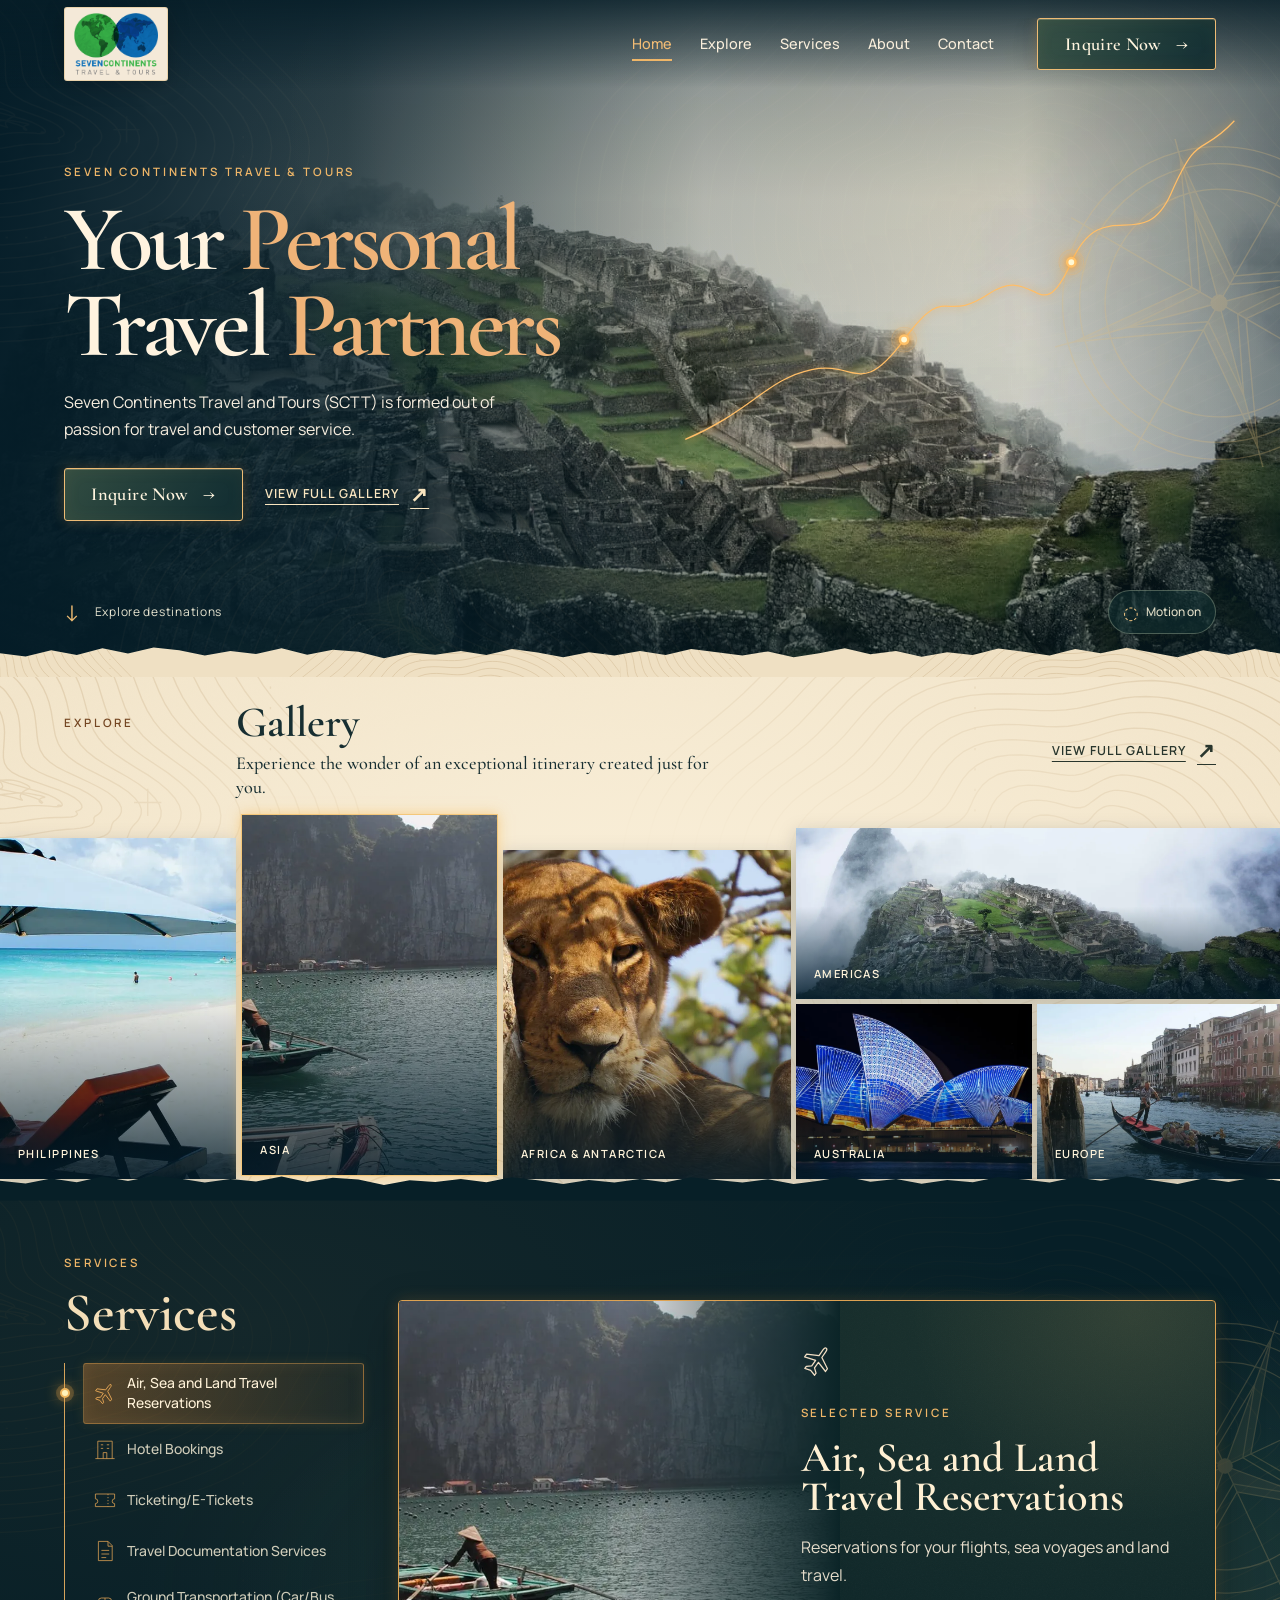
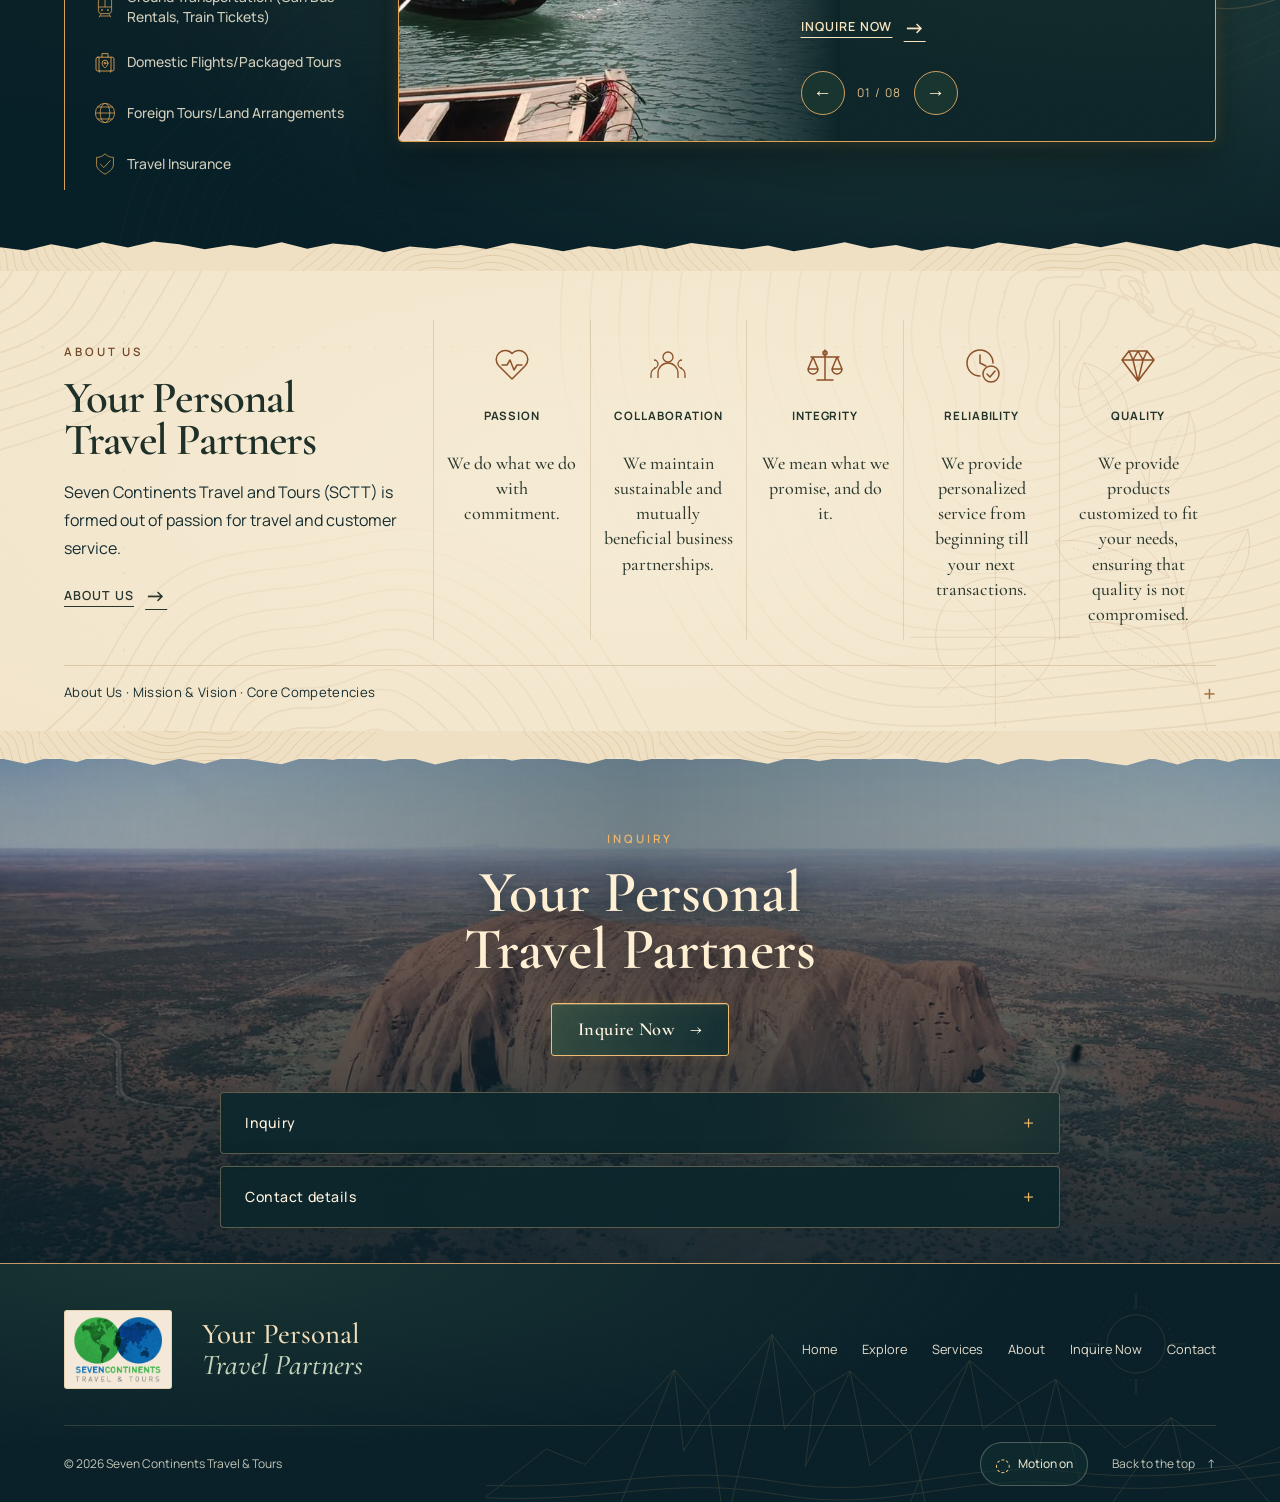
<file: index.html>
<!doctype html>
<html lang="en">
  <head>
    <meta charset="UTF-8">
    <meta name="viewport" content="width=device-width, initial-scale=1.0">
    <meta
      name="description"
      content="Seven Continents Travel &amp; Tours provides thoughtfully planned travel arrangements with warm, personal service."
    >
    <meta property="og:type" content="website">
    <meta property="og:site_name" content="Seven Continents Travel &amp; Tours">
    <meta property="og:title" content="Seven Continents Travel &amp; Tours">
    <meta
      property="og:description"
      content="Seven Continents Travel &amp; Tours provides thoughtfully planned travel arrangements with warm, personal service."
    >
    <meta property="og:url" content="https://www.seven7continents.com/">
    <meta
      property="og:image"
      content="https://www.seven7continents.com/images/optimized/social-preview.jpg"
    >
    <meta property="og:image:width" content="1200">
    <meta property="og:image:height" content="630">
    <meta property="og:image:alt" content="Seven Continents Travel and Tours">
    <meta name="twitter:card" content="summary_large_image">
    <meta name="twitter:title" content="Seven Continents Travel &amp; Tours">
    <meta
      name="twitter:description"
      content="Seven Continents Travel &amp; Tours provides thoughtfully planned travel arrangements with warm, personal service."
    >
    <meta
      name="twitter:image"
      content="https://www.seven7continents.com/images/optimized/social-preview.jpg"
    >
    <meta name="theme-color" content="#0b2e46">
    <title>Seven Continents Travel &amp; Tours</title>
    <link rel="canonical" href="https://www.seven7continents.com/">
    <link rel="icon" type="image/png" sizes="64x64" href="images/optimized/favicon.png">
    <link rel="preload" as="image" href="images/optimized/hero-machu-picchu.webp" type="image/webp">
    <link rel="preconnect" href="https://fonts.googleapis.com">
    <link rel="preconnect" href="https://fonts.gstatic.com" crossorigin>
    <link
      href="https://fonts.googleapis.com/css2?family=Cormorant+Garamond:ital,wght@0,500;0,600;0,700;1,500;1,600&amp;family=Manrope:wght@400;500;600;700&amp;display=swap"
      rel="stylesheet"
    >
    <link rel="stylesheet" href="css/styles.css?v=route-glow-1">
    <script src="js/main.js?v=route-glow-1" defer></script>
  </head>
  <body class="home-atlas">
    <a class="skip-link" href="#main-content">Skip to main content</a>


    <svg class="atlas-definitions" xmlns="http://www.w3.org/2000/svg" aria-hidden="true">
      <defs>
        <symbol id="atlas-compass" viewBox="0 0 200 200">
          <g fill="none" stroke="currentColor" stroke-width=".8">
            <circle cx="100" cy="100" r="92"/><circle cx="100" cy="100" r="82"/><circle cx="100" cy="100" r="67"/>
            <path d="M100 0v200M0 100h200M29 29l142 142M29 171L171 29"/>
            <path d="m100 12 13 75 75 13-75 13-13 75-13-75-75-13 75-13z"/>
            <path d="m100 44 9 47 47 9-47 9-9 47-9-47-47-9 47-9z"/>
          </g>
          <path d="m100 12 13 75-13 13zM188 100l-75 13-13-13zM100 188l-13-75 13-13zM12 100l75-13 13 13z" fill="currentColor" opacity=".32"/>
          <circle cx="100" cy="100" r="5" fill="currentColor"/>
        </symbol>
        <symbol id="atlas-passion" viewBox="0 0 40 40"><g fill="none" stroke="currentColor" stroke-width="1.5" stroke-linecap="round" stroke-linejoin="round"><path d="M20 34 6.5 20.5a9 9 0 0 1 13.5-12 9 9 0 0 1 13.5 12Z"/><path d="M10 20h5l3-5 4 10 3-5h5"/></g></symbol>
        <symbol id="atlas-people" viewBox="0 0 40 40"><g fill="none" stroke="currentColor" stroke-width="1.3"><circle cx="20" cy="12" r="5"/><path d="M10 33v-5a10 10 0 0 1 20 0v5M6 15a4 4 0 0 1 0 8M34 15a4 4 0 0 0 0 8M3 33v-3a7 7 0 0 1 5-7M37 33v-3a7 7 0 0 0-5-7"/></g></symbol>
        <symbol id="atlas-shield" viewBox="0 0 40 40"><path d="M20 3c5 5 10 6 14 6v12c0 8-9 13-14 16C15 34 6 29 6 21V9c4 0 9-1 14-6Zm-8 17 6 6 11-12" fill="none" stroke="currentColor" stroke-width="1.3"/></symbol>
        <symbol id="atlas-globe" viewBox="0 0 40 40"><g fill="none" stroke="currentColor" stroke-width="1.3"><circle cx="20" cy="20" r="16"/><ellipse cx="20" cy="20" rx="8" ry="16"/><path d="M4 20h32M7 10h26M7 30h26"/></g></symbol>
        <symbol id="atlas-mountain" viewBox="0 0 40 40"><path d="m2 33 13-22 7 11 5-17 11 28M10 20l5 4 5-5M24 15l4 3 3-3" fill="none" stroke="currentColor" stroke-width="1.3"/></symbol>
        <symbol id="atlas-plane" viewBox="0 0 40 40"><path d="M20 3c-1.2 0-2 1.6-2 4v8L5 22v4l13-4v8l-5 4v3l7-2 7 2v-3l-5-4v-8l13 4v-4l-13-7V7c0-2.4-.8-4-2-4Z" transform="rotate(35 20 20)" fill="none" stroke="currentColor" stroke-width="1.5" stroke-linecap="round" stroke-linejoin="round"/></symbol>
        <symbol id="atlas-hotel" viewBox="0 0 40 40"><g fill="none" stroke="currentColor" stroke-width="1.3"><path d="M8 36V7h24v29M4 36h32M17 36V26h6v10M13 13h4m6 0h4m-14 6h4m6 0h4"/></g></symbol>
        <symbol id="atlas-ticket" viewBox="0 0 40 40"><g fill="none" stroke="currentColor" stroke-width="1.3"><path d="M4 10h32v8a4 4 0 0 0 0 8v5H4v-5a4 4 0 0 0 0-8Z"/><path d="M25 10v21" stroke-dasharray="2 3"/></g></symbol>
        <symbol id="atlas-document" viewBox="0 0 40 40"><g fill="none" stroke="currentColor" stroke-width="1.3"><path d="M9 4h16l7 7v25H9ZM25 4v8h7M14 19h13M14 25h13M14 31h8"/></g></symbol>
        <symbol id="atlas-transport" viewBox="0 0 40 40"><g fill="none" stroke="currentColor" stroke-width="1.3"><rect x="9" y="5" width="22" height="26" rx="5"/><path d="M9 20h22M20 5v15M14 31l-4 6M26 31l4 6M12 35h16"/><circle cx="15" cy="25" r="1"/><circle cx="25" cy="25" r="1"/></g></symbol>
        <symbol id="atlas-domestic-tours" viewBox="0 0 40 40"><g fill="none" stroke="currentColor" stroke-width="1.5" stroke-linecap="round" stroke-linejoin="round"><rect x="5" y="12" width="30" height="23" rx="3"/><path d="M15 12V6h10v6M10 12v23M30 12v23M11 35v2M29 35v2M25 22c0 4-5 8-5 8s-5-4-5-8a5 5 0 0 1 10 0Z"/><circle cx="20" cy="22" r="1.5"/></g></symbol>
        <symbol id="atlas-integrity" viewBox="0 0 40 40"><g fill="none" stroke="currentColor" stroke-width="1.5" stroke-linecap="round" stroke-linejoin="round"><path d="M20 5v30M12 35h16M6 12h28M8 12 3 24h10L8 12M32 12 27 24h10l-5-12M3 24a5 5 0 0 0 10 0M27 24a5 5 0 0 0 10 0"/><circle cx="20" cy="8" r="2"/></g></symbol>
        <symbol id="atlas-reliability" viewBox="0 0 40 40"><g fill="none" stroke="currentColor" stroke-width="1.5" stroke-linecap="round" stroke-linejoin="round"><path d="M31 18a13 13 0 1 0-13 13M18 10v8l6 3"/><circle cx="29" cy="29" r="8"/><path d="m25 29 3 3 5-6"/></g></symbol>
        <symbol id="atlas-quality" viewBox="0 0 40 40"><g fill="none" stroke="currentColor" stroke-width="1.5" stroke-linecap="round" stroke-linejoin="round"><path d="M4 15 11 6h18l7 9-16 21ZM4 15h32M11 6l4 9 5-9 5 9 4-9M15 15l5 21 5-21"/></g></symbol>
      </defs>
    </svg>

    <header class="site-header" data-site-header>
      <div class="container header-inner">
        <a class="brand" href="index.html" aria-label="Seven Continents Travel and Tours home">
          <img
            src="images/imgi_1_seven-contenents-travel-tours-logo.png"
            alt="Seven Continents Travel and Tours"
            width="221"
            height="164"
          >
        </a>

        <button
          class="menu-toggle"
          type="button"
          aria-expanded="false"
          aria-controls="primary-navigation"
          aria-label="Open navigation menu"
          data-menu-toggle
        >
          <svg class="menu-icon" viewBox="0 0 24 24" aria-hidden="true">
            <path d="M4 6h16M4 12h16M4 18h16"></path>
          </svg>
          <svg class="close-icon" viewBox="0 0 24 24" aria-hidden="true">
            <path d="m18 6-12 12M6 6l12 12"></path>
          </svg>
        </button>

        <nav class="primary-navigation" id="primary-navigation" aria-label="Primary navigation" data-navigation>
          <a href="index.html" aria-current="page">Home</a>
          <a href="gallery.html">Explore</a>
          <a href="index.html#services">Services</a>
          <a href="index.html#about">About</a>
          <a href="index.html#contact">Contact</a>
          <a class="button button-primary nav-cta" href="index.html#inquire">Inquire Now</a>
        </nav>
      </div>
    </header>

    <main class="site-main" id="main-content" tabindex="-1">
      <section class="atlas-hero" data-atlas-scene data-ambient-surface aria-labelledby="atlas-hero-title">
        <div class="atlas-hero-media" data-hero-media aria-hidden="true">
          <picture>
            <source srcset="images/optimized/hero-machu-picchu.webp" type="image/webp">
            <img src="images/imgi_17_america-3.jpg" alt="" width="2000" height="768" fetchpriority="high" decoding="async">
          </picture>
        </div>
        <div class="atlas-hero-scrim" aria-hidden="true"></div>
        <div class="container atlas-hero-inner">
          <div class="atlas-hero-content reveal">
            <p class="atlas-eyebrow">Seven Continents Travel &amp; Tours</p>
            <h1 id="atlas-hero-title">Your <span class="atlas-hero-accent">Personal</span><br>Travel <span class="atlas-hero-accent">Partners</span></h1>
            <p>Seven Continents Travel and Tours (SCTT) is formed out of passion for travel and customer service.</p>
            <div class="atlas-hero-actions">
              <a class="button button-primary" href="#inquire">Inquire Now</a>
              <a class="atlas-text-link" href="gallery.html">View Full Gallery <span aria-hidden="true">↗</span></a>
            </div>
          </div>
          <svg class="atlas-hero-compass" aria-hidden="true"><use href="#atlas-compass"></use></svg>
          <div class="atlas-route-art" data-hero-route aria-hidden="true">
            <svg viewBox="0 0 720 520" role="presentation">
              <defs><path id="atlas-hero-route-curve" pathLength="100" d="M40 408C118 375 139 335 192 324S250 360 303 288 348 271 405 233 466 280 504 195 590 189 624 112 658 70 700 25"></path></defs>
              <use class="atlas-route-path" href="#atlas-hero-route-curve"></use>
              <use class="atlas-route-current atlas-route-current-halo" href="#atlas-hero-route-curve"></use>
              <use class="atlas-route-current" href="#atlas-hero-route-curve"></use>
              <use class="atlas-route-current atlas-route-current-tip" href="#atlas-hero-route-curve"></use>
              <circle class="atlas-waypoint-halo atlas-waypoint-halo-first" cx="303" cy="288" r="15"></circle>
              <circle class="atlas-waypoint-halo atlas-waypoint-halo-second" cx="504" cy="195" r="15"></circle>
              <circle class="atlas-waypoint" cx="303" cy="288" r="5"></circle>
              <circle class="atlas-waypoint" cx="504" cy="195" r="5"></circle>
            </svg>
          </div>
        </div>
        <div class="container atlas-hero-bottom"><a class="atlas-scroll-link" href="#explore"><span aria-hidden="true">↓</span> Explore destinations</a><button class="atlas-motion-toggle" type="button" data-site-motion aria-pressed="true"><span aria-hidden="true">◌</span> <span data-motion-label>Motion on</span></button></div>
      </section>

      <section class="atlas-section atlas-explore-section" id="explore" aria-labelledby="atlas-explore-title">
        <div class="container">
          <div class="atlas-section-heading reveal">
            <div>
              <p class="atlas-eyebrow atlas-eyebrow-dark">Explore</p>
              <h2 id="atlas-explore-title">Gallery</h2>
              <p class="atlas-section-lede">Experience the wonder of an exceptional itinerary created just for you.</p>
            </div>
            <a class="atlas-text-link atlas-text-link-dark" href="gallery.html">View Full Gallery <span aria-hidden="true">↗</span></a>
          </div>
          <div class="atlas-destination-grid">
            <a class="atlas-destination-card atlas-destination-card-wide reveal" href="gallery.html?region=philippines#collection"><img src="images/optimized/imgi_7_philippines-2.webp" alt="White-sand beach and turquoise water in the Philippines" width="1600" height="614" loading="lazy" decoding="async"><span>Philippines</span></a>
            <a class="atlas-destination-card atlas-destination-card-tall reveal" href="gallery.html?region=asia#collection"><img src="images/optimized/imgi_9_asia-1.webp" alt="Boats crossing a bay surrounded by limestone formations in Asia" width="1600" height="614" loading="lazy" decoding="async"><span>Asia</span></a>
            <a class="atlas-destination-card reveal" href="gallery.html?region=africa-antarctica#collection"><img src="images/optimized/imgi_12_africa-antartica-1.webp" alt="Lioness resting in a tree in Africa" width="1600" height="614" loading="lazy" decoding="async"><span>Africa &amp; Antarctica</span></a>
            <a class="atlas-destination-card reveal" href="gallery.html?region=americas#collection"><img src="images/optimized/imgi_17_america-3.webp" alt="Machu Picchu surrounded by mist-covered mountains" width="1600" height="614" loading="lazy" decoding="async"><span>Americas</span></a>
            <a class="atlas-destination-card atlas-destination-card-wide reveal" href="gallery.html?region=australia#collection"><img src="images/optimized/imgi_18_australia-1.webp" alt="Sydney Opera House illuminated at night" width="1600" height="614" loading="lazy" decoding="async"><span>Australia</span></a>
            <a class="atlas-destination-card reveal" href="gallery.html?region=europe#collection"><img src="images/optimized/imgi_22_europe-2.webp" alt="Gondola traveling along a canal in Venice" width="1600" height="614" loading="lazy" decoding="async"><span>Europe</span></a>
          </div>
        </div>
      </section>

      <section class="atlas-section atlas-services-section" id="services" data-ambient-surface aria-labelledby="atlas-services-title">
        <div class="atlas-map-texture" aria-hidden="true"></div>
        <svg class="atlas-services-compass" aria-hidden="true"><use href="#atlas-compass"></use></svg>
        <div class="container">
          <div class="atlas-services-layout">
            <div class="atlas-services-index">
              <p class="atlas-eyebrow">Services</p>
              <h2 id="atlas-services-title">Services</h2>
            <div class="atlas-service-mobile" data-service-mobile hidden><label for="service-choice">Choose a service</label><select id="service-choice" data-service-choice aria-controls="atlas-service-detail"></select></div>
            <div class="atlas-service-selector" role="tablist" aria-label="Choose a service" aria-orientation="vertical">
              <button class="atlas-service-option is-active" type="button" role="tab" aria-selected="true" aria-controls="atlas-service-detail" data-service-option="0" tabindex="0"><span>01</span><svg aria-hidden="true"><use href="#atlas-plane"></use></svg><strong>Air, Sea and Land Travel Reservations</strong></button>
              <button class="atlas-service-option" type="button" role="tab" aria-selected="false" aria-controls="atlas-service-detail" data-service-option="1" tabindex="-1"><span>02</span><svg aria-hidden="true"><use href="#atlas-hotel"></use></svg><strong>Hotel Bookings</strong></button>
              <button class="atlas-service-option" type="button" role="tab" aria-selected="false" aria-controls="atlas-service-detail" data-service-option="2" tabindex="-1"><span>03</span><svg aria-hidden="true"><use href="#atlas-ticket"></use></svg><strong>Ticketing/E-Tickets</strong></button>
              <button class="atlas-service-option" type="button" role="tab" aria-selected="false" aria-controls="atlas-service-detail" data-service-option="3" tabindex="-1"><span>04</span><svg aria-hidden="true"><use href="#atlas-document"></use></svg><strong>Travel Documentation Services</strong></button>
              <button class="atlas-service-option" type="button" role="tab" aria-selected="false" aria-controls="atlas-service-detail" data-service-option="4" tabindex="-1"><span>05</span><svg aria-hidden="true"><use href="#atlas-transport"></use></svg><strong>Ground Transportation (Car/Bus Rentals, Train Tickets)</strong></button>
              <button class="atlas-service-option" type="button" role="tab" aria-selected="false" aria-controls="atlas-service-detail" data-service-option="5" tabindex="-1"><span>06</span><svg aria-hidden="true"><use href="#atlas-domestic-tours"></use></svg><strong>Domestic Flights/Packaged Tours</strong></button>
              <button class="atlas-service-option" type="button" role="tab" aria-selected="false" aria-controls="atlas-service-detail" data-service-option="6" tabindex="-1"><span>07</span><svg aria-hidden="true"><use href="#atlas-globe"></use></svg><strong>Foreign Tours/Land Arrangements</strong></button>
              <button class="atlas-service-option" type="button" role="tab" aria-selected="false" aria-controls="atlas-service-detail" data-service-option="7" tabindex="-1"><span>08</span><svg aria-hidden="true"><use href="#atlas-shield"></use></svg><strong>Travel Insurance</strong></button>
            </div>
            </div>
            <article class="atlas-service-detail reveal" id="atlas-service-detail" role="tabpanel" tabindex="0" aria-live="polite">
              <div class="atlas-service-detail-copy">
                <svg class="atlas-service-emblem" aria-hidden="true"><use href="#atlas-plane"></use></svg>
                <p class="atlas-eyebrow">Selected service</p>
                <h3 data-service-detail-title>Air, Sea and Land Travel Reservations</h3>
                <p data-service-detail-copy>Reservations for your flights, sea voyages and land travel.</p>
                <a class="atlas-text-link" href="#inquire">Inquire Now <span aria-hidden="true">→</span></a>
                <div class="atlas-service-controls"><button type="button" data-service-step="-1" aria-label="Previous service">←</button><span data-service-count>01 / 08</span><button type="button" data-service-step="1" aria-label="Next service">→</button></div>
              </div>
              <div class="atlas-service-detail-image"><img data-service-image src="images/optimized/imgi_9_asia-1.webp" alt="" width="1600" height="614" loading="lazy" decoding="async"><span class="atlas-service-detail-mark" aria-hidden="true">SCTT</span></div>
            </article>
          </div>
        </div>
      </section>

      <section class="atlas-section atlas-editorial-section" id="about" aria-labelledby="atlas-about-title">
        <div class="container">
          <div class="atlas-company-band">
            <div class="atlas-company-intro">
              <p class="atlas-eyebrow atlas-eyebrow-dark">About Us</p>
              <h2 id="atlas-about-title">Your Personal Travel Partners</h2>
              <p>Seven Continents Travel and Tours (SCTT) is formed out of passion for travel and customer service.</p>
              <a class="atlas-text-link atlas-text-link-dark" href="#company-details">About Us <span aria-hidden="true">→</span></a>
            </div>
            <div class="atlas-values-band" id="values" aria-label="Core Values">
              <article><svg aria-hidden="true"><use href="#atlas-passion"></use></svg><h3>Passion</h3><p>We do what we do with commitment.</p></article>
              <article><svg aria-hidden="true"><use href="#atlas-people"></use></svg><h3>Collaboration</h3><p>We maintain sustainable and mutually beneficial business partnerships.</p></article>
              <article><svg aria-hidden="true"><use href="#atlas-integrity"></use></svg><h3>Integrity</h3><p>We mean what we promise, and do it.</p></article>
              <article><svg aria-hidden="true"><use href="#atlas-reliability"></use></svg><h3>Reliability</h3><p>We provide personalized service from beginning till your next transactions.</p></article>
              <article><svg aria-hidden="true"><use href="#atlas-quality"></use></svg><h3>Quality</h3><p>We provide products customized to fit your needs, ensuring that quality is not compromised.</p></article>
            </div>
          </div>
          <details class="atlas-company-details" id="company-details">
            <summary>About Us · Mission &amp; Vision · Core Competencies <span aria-hidden="true">+</span></summary>
            <div class="atlas-company-copy"><p>Seven Continents Travel and Tours (SCTT) is formed out of passion for travel and customer service. The desire of the owners to provide affordable, well-planned and efficient tour packages and travel arrangements is backed up with their experience in the hotel, cruise, travel and tours sales and operations proven by their vast experience in the travel and hospitality industry.</p>
              <p>SCTT's partnership with the leading players in the industry - airlines, hotels, F&amp;B providers, tour operators, transport service providers and travel insurance companies, has given the company the edge to provide their customers with competitively priced, quality products.</p></div>
            <details class="atlas-detail-block" id="mission-vision"><summary>Mission &amp; Vision <span aria-hidden="true">+</span></summary><div class="atlas-detail-content atlas-detail-two-column"><div><h3>Mission</h3><ol><li>To provide our customers with reliable, competitive and quality products and services carried with utmost care for the interest and satisfaction of our customers.</li><li>To carry out business in a strategic and professional manner which will serve the financial, ethics and social interests of our business partners and stakeholders.</li><li>To aim for process improvements to make sure that our business operations is at par, if not above the key players in the industry.</li></ol></div><div><h3>Vision</h3><p>We are the travel solutions provider chosen by top corporations, institutions and individuals; a business partner preferred by top players in the industry, and the fastest growing entity in the field of travel and tourism industry.</p></div></div></details>
            <details class="atlas-detail-block" id="competencies"><summary>Core Competencies <span aria-hidden="true">+</span></summary><div class="atlas-detail-content atlas-detail-two-column"><div><h3>Business Knowledge</h3><p>With vast experience in the hospitality and travel industry, SCTT is abreast with the best practices in the industry to keep them in the lead.</p></div><div><h3>Ingenuity</h3><p>The owners' exposure to travel experiences to many different destinations give them the edge to customize travel arrangements for their clients and come up with creative solutions to their needs.</p></div></div></details>
          </details>
        </div>
      </section>

      <section class="atlas-section atlas-inquiry-section" id="inquire" aria-labelledby="atlas-inquiry-title">
        <div class="atlas-inquiry-image" aria-hidden="true">
          <img src="images/optimized/imgi_19_australia-2.webp" alt="" width="1600" height="614" loading="lazy" decoding="async">
        </div>
        <div class="atlas-inquiry-overlay" aria-hidden="true"></div>
        <div class="container atlas-inquiry-inner">
          <div class="atlas-inquiry-intro reveal">
            <p class="atlas-eyebrow">Inquiry</p>
            <h2 id="atlas-inquiry-title">Your Personal<br>Travel Partners</h2>
            <a class="button button-primary" href="#inquiry-form">Inquire Now</a>
          </div>
          <details class="atlas-inquiry-form-wrap" id="inquiry-form">
            <summary>Inquiry <span aria-hidden="true">+</span></summary>
            <p class="atlas-form-intro">All fields are required.</p>
            <p class="atlas-form-notice" data-form-availability>Online inquiries are not available yet. Messages cannot be sent from this form.</p>
            <form class="inquiry-form" action="https://api.web3forms.com/submit" method="post" novalidate data-inquiry-form>
              <input type="hidden" name="access_key" value="YOUR_WEB3FORMS_KEY">
              <div class="form-honeypot" aria-hidden="true">
                <label for="botcheck">Leave this field empty</label>
                <input id="botcheck" type="checkbox" name="botcheck" tabindex="-1" autocomplete="off">
              </div>
              <div class="form-error-summary" data-form-errors tabindex="-1" aria-labelledby="form-errors-title" hidden><h3 id="form-errors-title">Please check your details</h3><ul></ul></div>
              <div class="form-grid">
                <div class="form-field"><label for="full-name">Full name</label><input id="full-name" type="text" name="name" autocomplete="name" aria-describedby="full-name-error" required data-validate><p class="field-error" id="full-name-error" data-error-for="full-name"></p></div>
                <div class="form-field"><label for="email">Email</label><input id="email" type="email" name="email" autocomplete="email" aria-describedby="email-error" required data-validate><p class="field-error" id="email-error" data-error-for="email"></p></div>
                <div class="form-field"><label for="mobile-number">Mobile number</label><input id="mobile-number" type="tel" name="mobile_number" autocomplete="tel" inputmode="tel" aria-describedby="mobile-number-error" required data-validate><p class="field-error" id="mobile-number-error" data-error-for="mobile-number"></p></div>
                <div class="form-field form-field-full"><label for="message">Message</label><textarea id="message" name="message" rows="6" aria-describedby="message-error" required data-validate></textarea><p class="field-error" id="message-error" data-error-for="message"></p></div>
              </div>
              <div class="form-actions">
                <div class="submit-group">
                  <button class="button button-primary submit-button" type="submit" data-submit-button><span data-submit-label>Send Inquiry</span></button>
                  <p class="consent-text">By submitting, you agree that Seven Continents Travel &amp; Tours may contact you about your inquiry.</p>
                </div>
                <p class="form-status" role="status" aria-live="polite" tabindex="-1" data-form-status></p>
              </div>
            </form>
          </details>
          <details class="atlas-contact-details" id="contact">
            <summary>Contact details <span aria-hidden="true">+</span></summary>
            <dl class="contact-list">
              <div><dt>Address</dt><dd>2/F Bluebay Walk Metro Park,<br>Macapagal Blvd. cor<br>Edsa Extension<br>Pasay City Manila, 1300</dd></div>
              <div><dt>Phone</dt><dd><a href="tel:+63283643904">02 8364 3904</a></dd></div>
              <div><dt>Office hours</dt><dd>Mon-Fri, 9:00 a.m.-5:00 p.m.</dd></div>
              <div><dt>Facebook</dt><dd><a class="social-link" href="http://www.facebook.com/sevencontinentstravelandtours" target="_blank" rel="noopener noreferrer"><svg viewBox="0 0 24 24" aria-hidden="true"><path d="M24 12.073C24 5.405 18.627 0 12 0S0 5.405 0 12.073C0 18.1 4.388 23.094 10.125 24v-8.437H7.078v-3.49h3.047V9.413c0-3.025 1.792-4.697 4.533-4.697 1.312 0 2.686.235 2.686.235v2.975h-1.513c-1.491 0-1.956.931-1.956 1.887v2.26h3.328l-.532 3.49h-2.796V24C19.612 23.094 24 18.1 24 12.073Z"></path></svg><span>7ContinentsTT</span></a></dd></div>
              <div><dt>Instagram</dt><dd><a class="social-link" href="https://www.instagram.com/7continentsPH/" target="_blank" rel="noopener noreferrer"><svg class="social-icon-instagram" viewBox="0 0 24 24" aria-hidden="true"><rect width="20" height="20" x="2" y="2" rx="5" ry="5"></rect><path d="M16 11.37a4 4 0 1 1-4.63-4.63A4 4 0 0 1 16 11.37z"></path><line x1="17.5" x2="17.51" y1="6.5" y2="6.5"></line></svg><span>7continentsPH</span></a></dd></div>
            </dl>
          </details>
        </div>
      </section>
    </main>

    <footer class="site-footer atlas-site-footer">
      <svg class="atlas-footer-landscape" viewBox="0 0 800 200" fill="none" aria-hidden="true"><g stroke="currentColor" stroke-width=".7"><path d="M0 195 58 149 95 164 181 73 214 112 275 39 316 95 350 74 408 132 465 64 512 105 548 82 614 148 659 119 722 165 800 132M130 200l51-127 9 78 24-39 12 88M236 200l39-161 12 91 29-35-9 71 43-92 19 91 39-33 14 68M408 200l57-136 13 66 34-25 17 56 19-79 23 96M603 200l56-81 12 50 51-4 31 35M0 184c120 5 177-22 283-3s174-22 279-10 156-7 238-13M0 196c120 5 177-22 283-3s174-22 279-10 156-7 238-13"/><circle cx="625" cy="48" r="28"/><circle cx="625" cy="48" r="35" stroke-dasharray="1 5"/><path d="M625 0v14m0 68v14m-48-48h14m68 0h14"/></g></svg>
      <div class="container atlas-footer-main">
        <a class="footer-logo" href="index.html" aria-label="Seven Continents Travel and Tours home"><img src="images/imgi_1_seven-contenents-travel-tours-logo.png" alt="Seven Continents Travel and Tours" width="221" height="164" loading="lazy" decoding="async"></a>
        <p class="atlas-footer-signature">Your Personal<br><em>Travel Partners</em></p>
        <nav aria-label="Footer navigation"><a href="index.html">Home</a><a href="gallery.html">Explore</a><a href="index.html#services">Services</a><a href="index.html#about">About</a><a href="index.html#inquire">Inquire Now</a><a href="index.html#contact">Contact</a></nav>
      </div>
      <div class="container atlas-footer-bottom"><p>&copy; 2026 Seven Continents Travel &amp; Tours</p><div class="atlas-footer-tools"><button class="atlas-motion-toggle" type="button" data-site-motion aria-pressed="true"><span aria-hidden="true">◌</span> <span data-motion-label>Motion on</span></button><a href="#main-content">Back to the top <span aria-hidden="true">↑</span></a></div></div>
    </footer>
  </body>
</html>
</file>
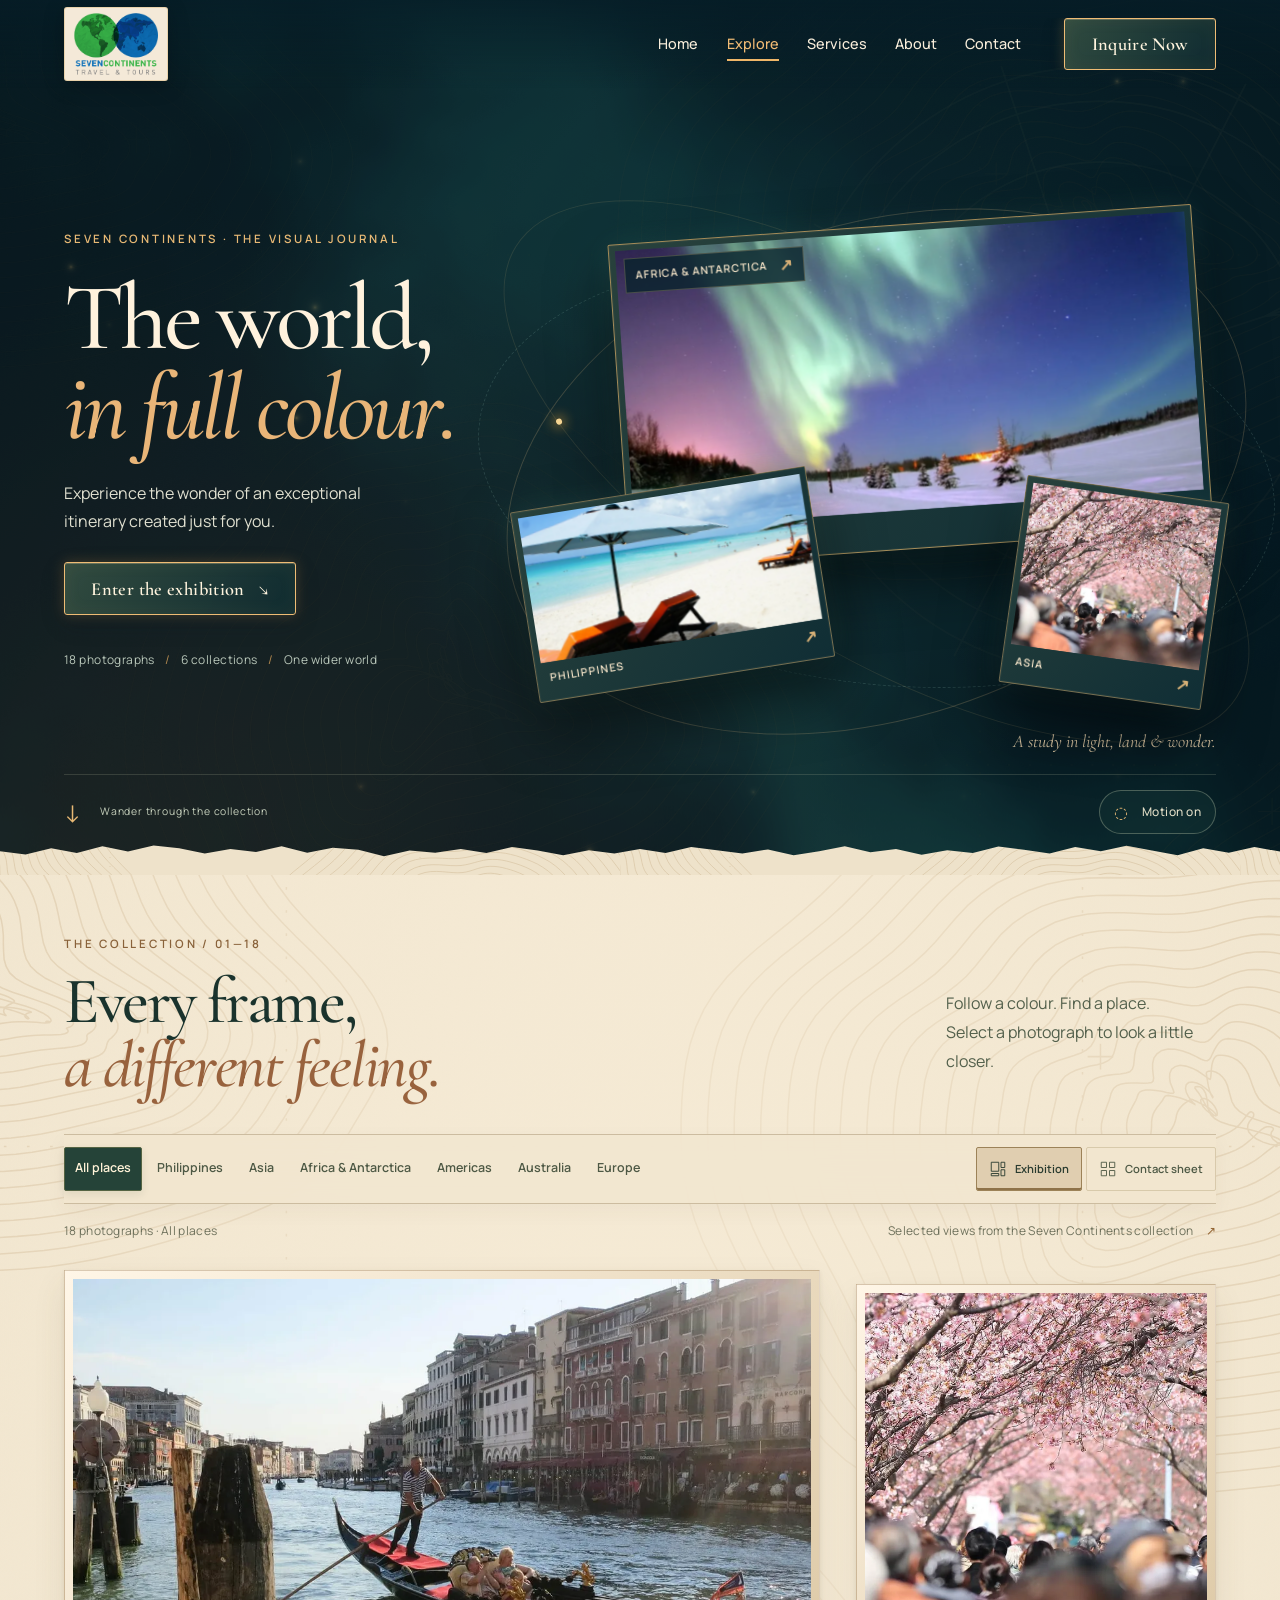
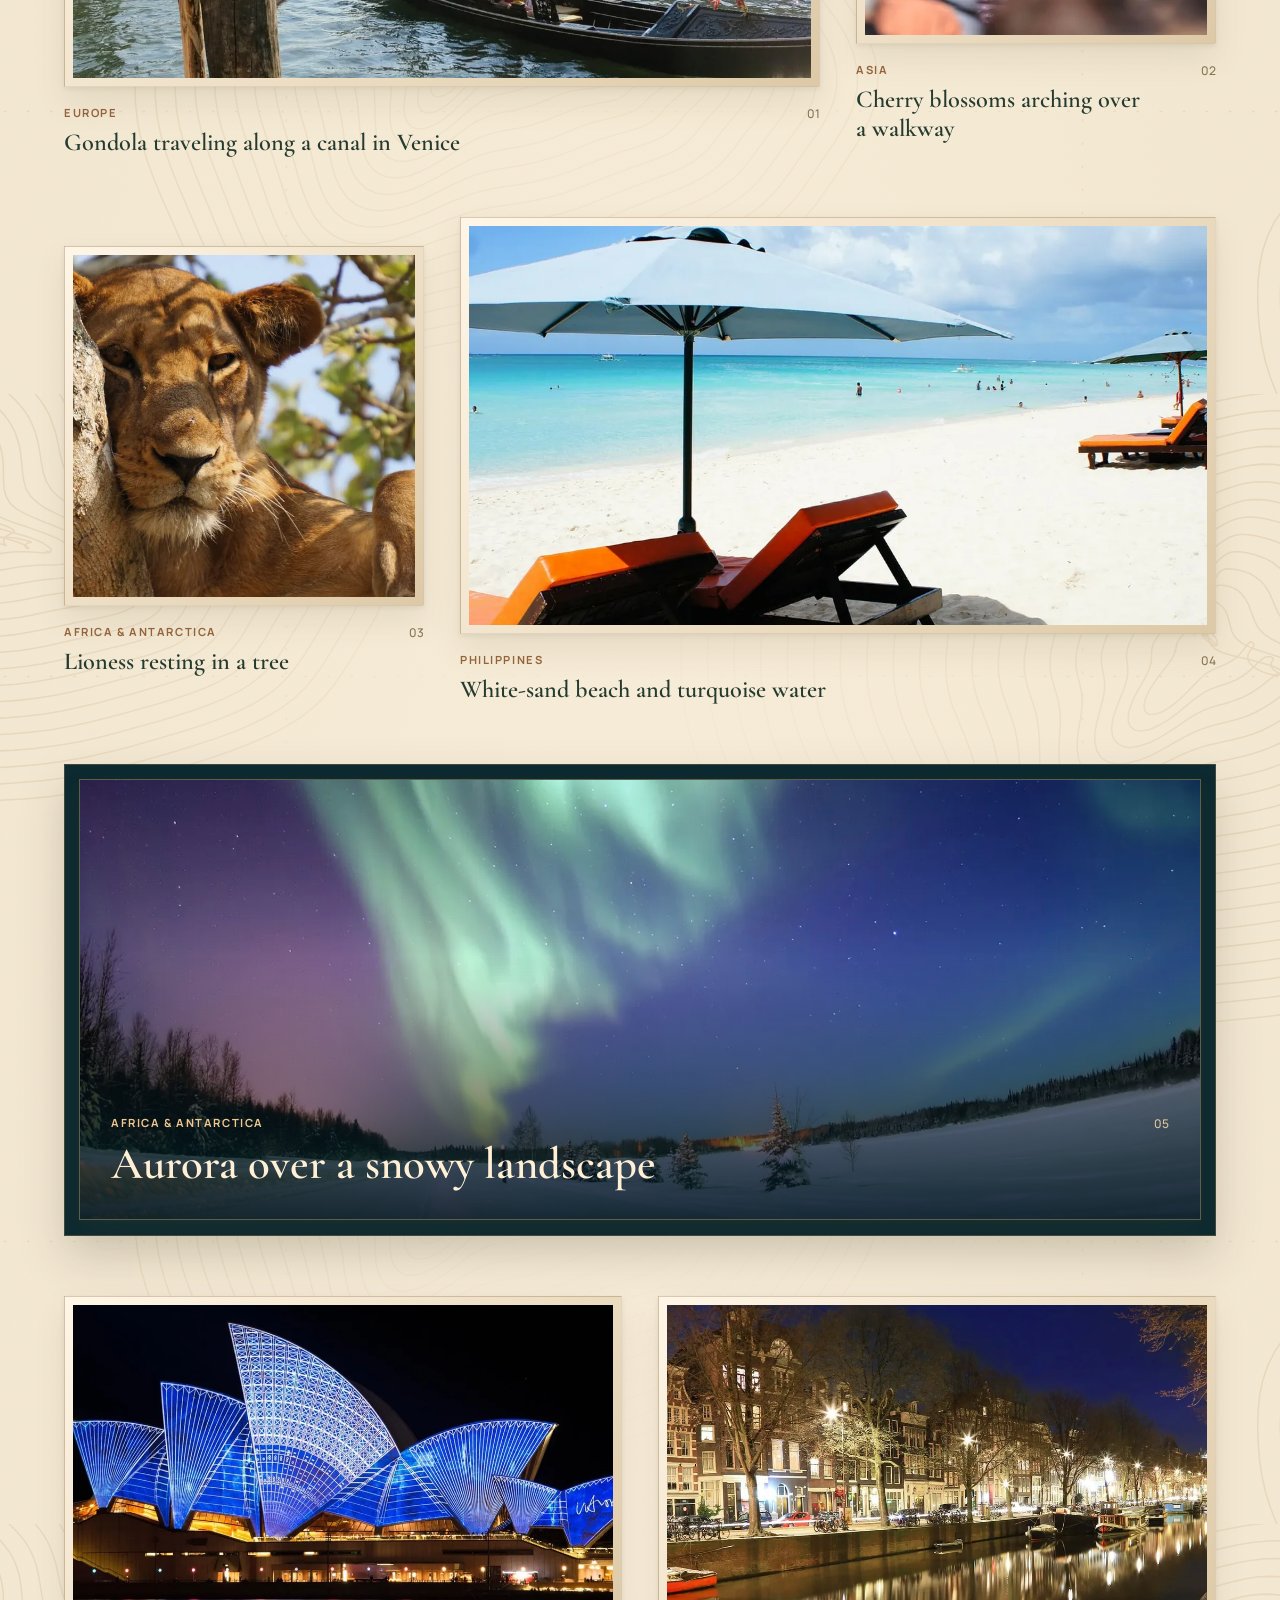
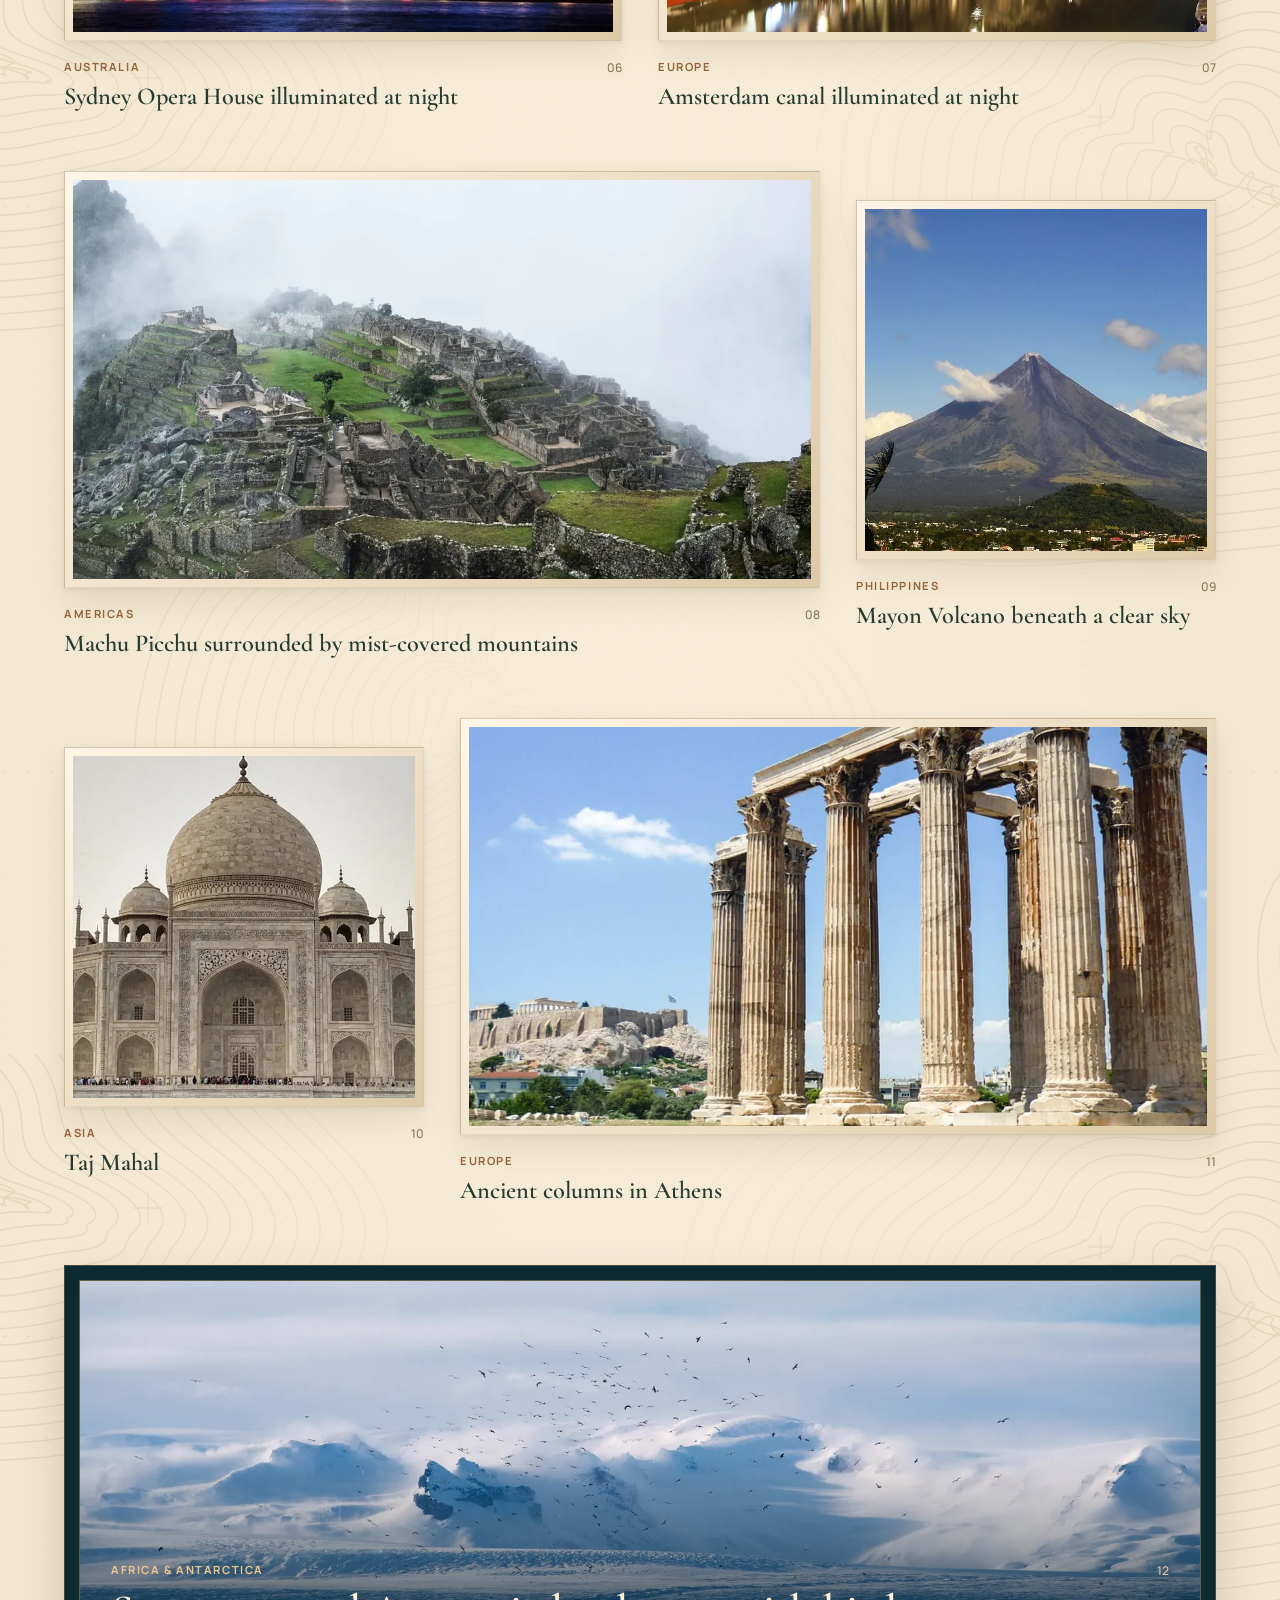
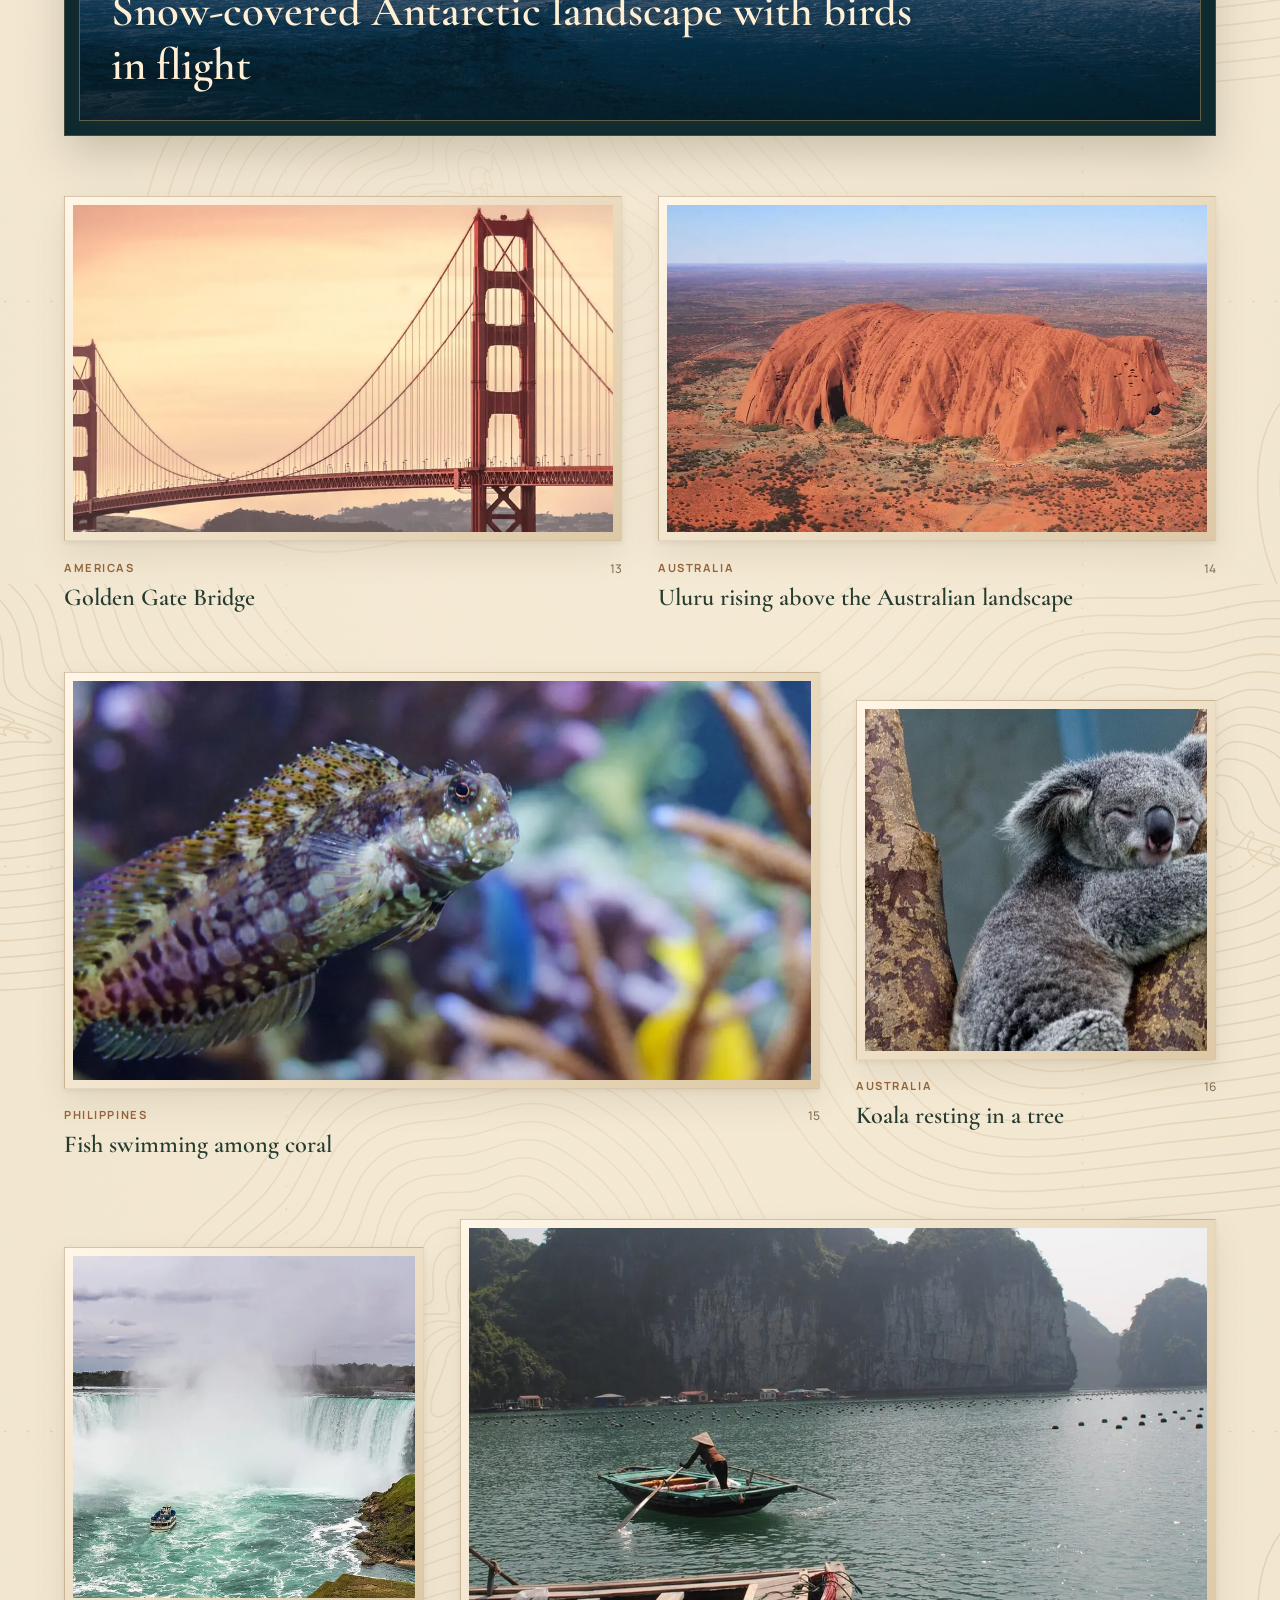
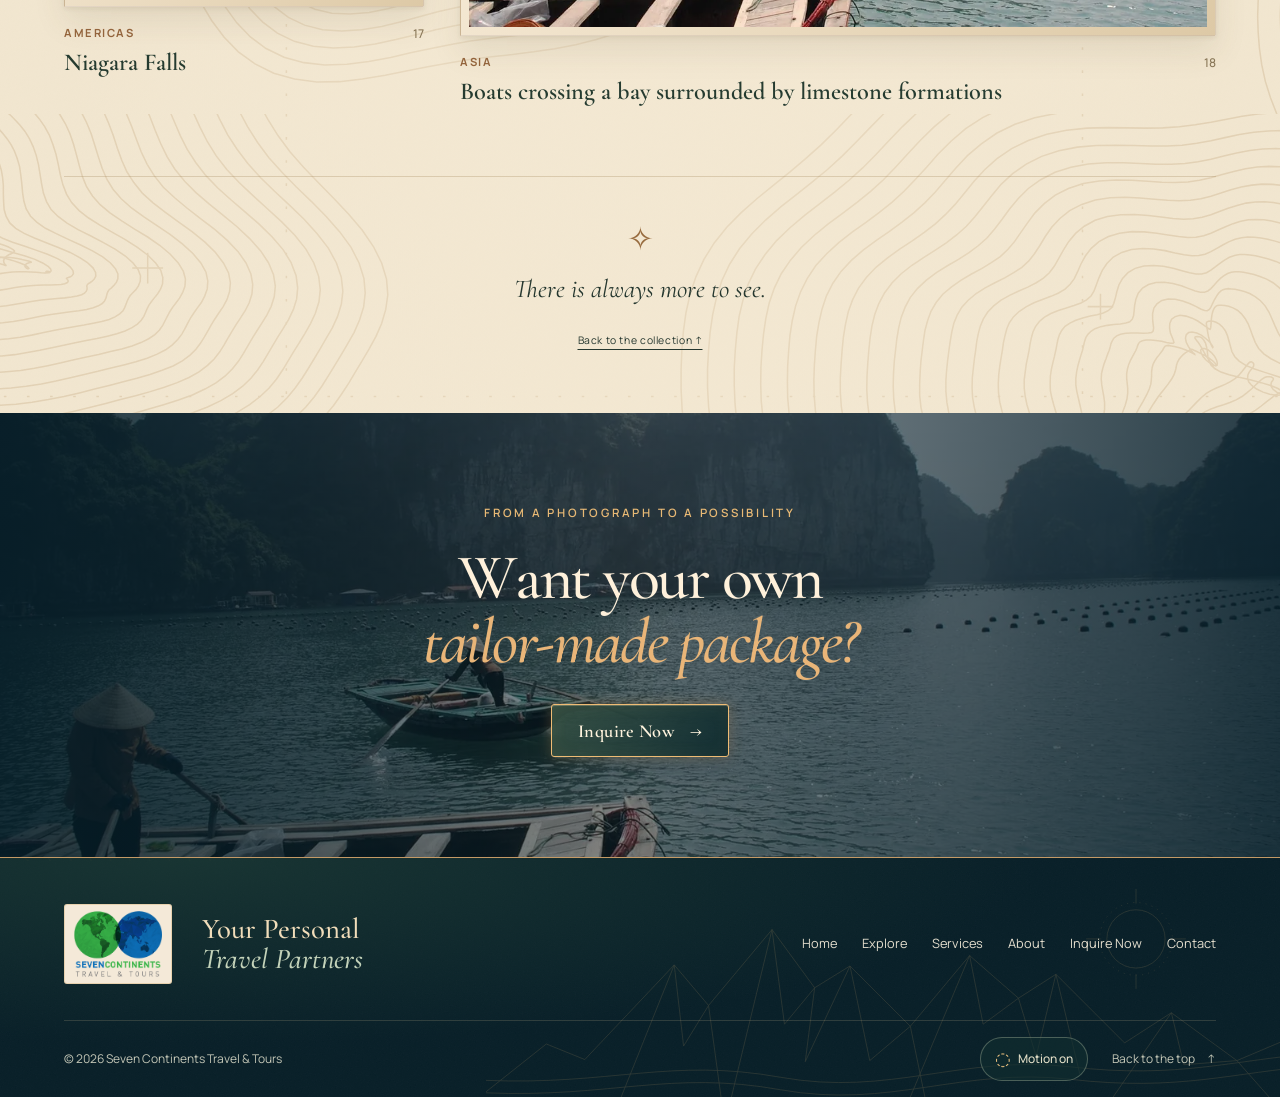
<file: gallery.html>
<!doctype html>
<html lang="en">
  <head>
    <meta charset="UTF-8">
    <meta name="viewport" content="width=device-width, initial-scale=1.0">
    <meta
      name="description"
      content="Explore travel photos from the Philippines, Asia, Africa, Antarctica, the Americas, Australia, and Europe."
    >
    <meta property="og:type" content="website">
    <meta property="og:site_name" content="Seven Continents Travel &amp; Tours">
    <meta property="og:title" content="Gallery | Seven Continents Travel &amp; Tours">
    <meta
      property="og:description"
      content="Explore travel photos from the Philippines, Asia, Africa, Antarctica, the Americas, Australia, and Europe."
    >
    <meta property="og:url" content="https://www.seven7continents.com/gallery.html">
    <meta
      property="og:image"
      content="https://www.seven7continents.com/images/optimized/social-preview.jpg"
    >
    <meta property="og:image:width" content="1200">
    <meta property="og:image:height" content="630">
    <meta property="og:image:alt" content="Seven Continents Travel and Tours">
    <meta name="twitter:card" content="summary_large_image">
    <meta name="twitter:title" content="Gallery | Seven Continents Travel &amp; Tours">
    <meta
      name="twitter:description"
      content="Explore travel photos from the Philippines, Asia, Africa, Antarctica, the Americas, Australia, and Europe."
    >
    <meta
      name="twitter:image"
      content="https://www.seven7continents.com/images/optimized/social-preview.jpg"
    >
    <meta name="theme-color" content="#0b2e46">
    <title>Gallery | Seven Continents Travel &amp; Tours</title>
    <link rel="canonical" href="https://www.seven7continents.com/gallery.html">
    <link rel="icon" type="image/png" sizes="64x64" href="images/optimized/favicon.png">
    <link rel="preconnect" href="https://fonts.googleapis.com">
    <link rel="preconnect" href="https://fonts.gstatic.com" crossorigin>
    <link
      href="https://fonts.googleapis.com/css2?family=Cormorant+Garamond:ital,wght@0,500;0,600;0,700;1,500;1,600&amp;family=Manrope:wght@400;500;600;700&amp;display=swap"
      rel="stylesheet"
    >
    <link rel="preload" as="image" href="images/optimized/imgi_14_africa-antartica-3.webp" type="image/webp">
    <link rel="stylesheet" href="css/styles.css?v=gallery-cinema-1">
    <script src="js/main.js?v=atelier-polish-2" defer></script>
    <script src="js/gallery.js?v=gallery-cinema-1" defer></script>
  </head>
  <body class="gallery-atlas">
    <a class="skip-link" href="#main-content">Skip to main content</a>

    <header class="site-header" data-site-header>
      <div class="container header-inner">
        <a class="brand" href="index.html" aria-label="Seven Continents Travel and Tours home">
          <img
            src="images/imgi_1_seven-contenents-travel-tours-logo.png"
            alt="Seven Continents Travel and Tours"
            width="221"
            height="164"
          >
        </a>

        <button
          class="menu-toggle"
          type="button"
          aria-expanded="false"
          aria-controls="primary-navigation"
          aria-label="Open navigation menu"
          data-menu-toggle
        >
          <svg class="menu-icon" viewBox="0 0 24 24" aria-hidden="true">
            <path d="M4 6h16M4 12h16M4 18h16"></path>
          </svg>
          <svg class="close-icon" viewBox="0 0 24 24" aria-hidden="true">
            <path d="m18 6-12 12M6 6l12 12"></path>
          </svg>
        </button>

        <nav class="primary-navigation" id="primary-navigation" aria-label="Primary navigation" data-navigation>
          <a href="index.html">Home</a><a href="gallery.html" aria-current="page">Explore</a><a href="index.html#services">Services</a><a href="index.html#about">About</a><a href="index.html#contact">Contact</a>
          <a class="button button-primary nav-cta" href="index.html#inquire">Inquire Now</a>
        </nav>
      </div>
    </header>

    <main class="site-main" id="main-content" tabindex="-1">
      <section class="exhibit-hero" aria-labelledby="gallery-title" data-exhibit-hero>
        <div class="exhibit-atmosphere" data-exhibit-atmosphere aria-hidden="true"></div>
        <div class="exhibit-hero-map" aria-hidden="true"><svg class="exhibit-compass" viewBox="0 0 200 200" aria-hidden="true"><g fill="none" stroke="currentColor" stroke-width=".6"><circle cx="100" cy="100" r="95"/><circle cx="100" cy="100" r="84"/><circle cx="100" cy="100" r="65"/><path d="M100 0v200M0 100h200M29 29l142 142M29 171L171 29m71-17 13 75 75 13-75 13-13 75-13-75-75-13 75-13z"/></g></svg></div>
        <div class="container exhibit-hero-inner">
          <div class="exhibit-introduction">
            <p class="exhibit-eyebrow">Seven Continents · The visual journal</p>
            <h1 id="gallery-title" data-spring-heading>The world,<br><em>in full colour.</em></h1>
            <p class="exhibit-hero-copy">Experience the wonder of an exceptional itinerary created just for you.</p>
            <a class="button button-primary" href="#collection">Enter the exhibition <span aria-hidden="true">↘</span></a>
            <p class="exhibit-hero-note">18 photographs <span aria-hidden="true">/</span> 6 collections <span aria-hidden="true">/</span> One wider world</p>
          </div>
          <div class="exhibit-installation" aria-label="Featured photographs" data-photo-installation>
            <div class="exhibit-orbit" aria-hidden="true"><span></span><span></span><span></span></div>
            <button class="exhibit-floating-photo exhibit-float-left" type="button" data-open-photo="imgi_7_philippines-2.webp" aria-label="Open photograph of white-sand beach and turquoise water">
              <img src="images/optimized/imgi_7_philippines-2.webp" alt="White-sand beach and turquoise water" width="1600" height="614" decoding="async"><span>Philippines <span aria-hidden="true">↗</span></span>
            </button>
            <button class="exhibit-floating-photo exhibit-float-right" type="button" data-open-photo="imgi_11_asia-3.webp" aria-label="Open photograph of cherry blossoms arching over a walkway">
              <img src="images/optimized/imgi_11_asia-3.webp" alt="Cherry blossoms arching over a walkway" width="1600" height="614" decoding="async"><span>Asia <span aria-hidden="true">↗</span></span>
            </button>
            <button class="exhibit-floating-photo exhibit-float-centre" type="button" data-open-photo="imgi_14_africa-antartica-3.webp" aria-label="Open photograph of aurora over a snowy landscape">
              <img src="images/optimized/imgi_14_africa-antartica-3.webp" alt="Aurora over a snowy landscape" width="1600" height="614" fetchpriority="high" decoding="async"><span>Africa &amp; Antarctica <span aria-hidden="true">↗</span></span>
            </button>
            <span class="exhibit-installation-caption">A study in light, land &amp; wonder.</span>
          </div>
        </div>
        <div class="container exhibit-hero-bottom">
          <a href="#collection" class="exhibit-scroll-link"><span aria-hidden="true">↓</span> Wander through the collection</a>
          <button class="exhibit-motion-toggle" type="button" data-site-motion aria-pressed="true"><span aria-hidden="true">◌</span> <span data-motion-label>Motion on</span></button>
        </div>
      </section>

      <section class="exhibit-collection" id="collection" aria-labelledby="collection-title">
        <div class="container">
          <div class="exhibit-collection-heading">
            <div><p class="exhibit-eyebrow">The collection / 01—18</p><h2 id="collection-title" data-spring-heading>Every frame,<br><em>a different feeling.</em></h2></div>
            <p>Follow a colour. Find a place.<br>Select a photograph to look a little closer.</p>
          </div>
          <div class="exhibit-toolbar">
            <div class="gallery-filters" aria-label="Filter gallery by region" data-gallery-filters>
              <button type="button" data-filter="all" aria-pressed="true">All places</button>
              <button type="button" data-filter="philippines" aria-pressed="false">Philippines</button>
              <button type="button" data-filter="asia" aria-pressed="false">Asia</button>
              <button type="button" data-filter="africa-antarctica" aria-pressed="false">Africa &amp; Antarctica</button>
              <button type="button" data-filter="americas" aria-pressed="false">Americas</button>
              <button type="button" data-filter="australia" aria-pressed="false">Australia</button>
              <button type="button" data-filter="europe" aria-pressed="false">Europe</button>
            </div>
            <div class="exhibit-view-switch" aria-label="Gallery presentation">
              <button type="button" data-exhibit-view="salon" aria-pressed="true" aria-label="Exhibition view"><svg viewBox="0 0 24 24" aria-hidden="true"><path d="M3 3h10v12H3zM16 3h5v7h-5zM16 13h5v8h-5zM3 18h10v3H3z"/></svg><span>Exhibition</span></button>
              <button type="button" data-exhibit-view="sheet" aria-pressed="false" aria-label="Contact sheet view"><svg viewBox="0 0 24 24" aria-hidden="true"><path d="M3 3h7v7H3zM14 3h7v7h-7zM3 14h7v7H3zM14 14h7v7h-7z"/></svg><span>Contact sheet</span></button>
            </div>
          </div>
          <div class="exhibit-collection-meta"><p class="gallery-status" role="status" data-gallery-status>18 photos shown.</p><p>Selected views from the Seven Continents collection <span aria-hidden="true">↗</span></p></div>
          <div class="gallery-grid exhibit-wall" data-gallery-grid data-exhibit-layout="salon" data-filtered="false">
            <button class="gallery-card exhibit-work" type="button" data-gallery-item data-category="europe" data-caption="Gondola traveling along a canal in Venice" data-layout-slot="0" aria-label="Open photo of a gondola traveling along a canal in Venice">
              <span class="exhibit-photo"><img src="images/optimized/imgi_22_europe-2.webp" alt="Gondola traveling along a canal in Venice" width="1600" height="614" loading="lazy" decoding="async"><span class="exhibit-view-photo" aria-hidden="true">Look closer <span>↗</span></span></span>
              <span class="exhibit-caption"><span class="exhibit-region">Europe</span><span class="exhibit-photo-title">Gondola traveling along a canal in Venice</span><span class="exhibit-number" aria-hidden="true">01</span></span>
            </button>
            <button class="gallery-card exhibit-work" type="button" data-gallery-item data-category="asia" data-caption="Cherry blossoms arching over a walkway" data-layout-slot="1" aria-label="Open photo of cherry blossoms arching over a walkway">
              <span class="exhibit-photo"><img src="images/optimized/imgi_11_asia-3.webp" alt="Cherry blossoms arching over a walkway" width="1600" height="614" loading="lazy" decoding="async"><span class="exhibit-view-photo" aria-hidden="true">Look closer <span>↗</span></span></span>
              <span class="exhibit-caption"><span class="exhibit-region">Asia</span><span class="exhibit-photo-title">Cherry blossoms arching over a walkway</span><span class="exhibit-number" aria-hidden="true">02</span></span>
            </button>
            <button class="gallery-card exhibit-work" type="button" data-gallery-item data-category="africa-antarctica" data-caption="Lioness resting in a tree" data-layout-slot="2" aria-label="Open photo of a lioness resting in a tree">
              <span class="exhibit-photo"><img src="images/optimized/imgi_12_africa-antartica-1.webp" alt="Lioness resting in a tree" width="1600" height="614" loading="lazy" decoding="async"><span class="exhibit-view-photo" aria-hidden="true">Look closer <span>↗</span></span></span>
              <span class="exhibit-caption"><span class="exhibit-region">Africa &amp; Antarctica</span><span class="exhibit-photo-title">Lioness resting in a tree</span><span class="exhibit-number" aria-hidden="true">03</span></span>
            </button>
            <button class="gallery-card exhibit-work" type="button" data-gallery-item data-category="philippines" data-caption="White-sand beach and turquoise water" data-layout-slot="3" aria-label="Open photo of a white-sand beach and turquoise water">
              <span class="exhibit-photo"><img src="images/optimized/imgi_7_philippines-2.webp" alt="White-sand beach and turquoise water" width="1600" height="614" loading="lazy" decoding="async"><span class="exhibit-view-photo" aria-hidden="true">Look closer <span>↗</span></span></span>
              <span class="exhibit-caption"><span class="exhibit-region">Philippines</span><span class="exhibit-photo-title">White-sand beach and turquoise water</span><span class="exhibit-number" aria-hidden="true">04</span></span>
            </button>
            <button class="gallery-card exhibit-work" type="button" data-gallery-item data-category="africa-antarctica" data-caption="Aurora over a snowy landscape" data-layout-slot="4" aria-label="Open photo of an aurora over a snowy landscape">
              <span class="exhibit-photo"><img src="images/optimized/imgi_14_africa-antartica-3.webp" alt="Aurora over a snowy landscape" width="1600" height="614" loading="lazy" decoding="async"><span class="exhibit-view-photo" aria-hidden="true">Look closer <span>↗</span></span></span>
              <span class="exhibit-caption"><span class="exhibit-region">Africa &amp; Antarctica</span><span class="exhibit-photo-title">Aurora over a snowy landscape</span><span class="exhibit-number" aria-hidden="true">05</span></span>
            </button>
            <button class="gallery-card exhibit-work" type="button" data-gallery-item data-category="australia" data-caption="Sydney Opera House illuminated at night" data-layout-slot="5" aria-label="Open photo of the Sydney Opera House illuminated at night">
              <span class="exhibit-photo"><img src="images/optimized/imgi_18_australia-1.webp" alt="Sydney Opera House illuminated at night" width="1600" height="614" loading="lazy" decoding="async"><span class="exhibit-view-photo" aria-hidden="true">Look closer <span>↗</span></span></span>
              <span class="exhibit-caption"><span class="exhibit-region">Australia</span><span class="exhibit-photo-title">Sydney Opera House illuminated at night</span><span class="exhibit-number" aria-hidden="true">06</span></span>
            </button>
            <button class="gallery-card exhibit-work" type="button" data-gallery-item data-category="europe" data-caption="Amsterdam canal illuminated at night" data-layout-slot="6" aria-label="Open photo of an Amsterdam canal illuminated at night">
              <span class="exhibit-photo"><img src="images/optimized/imgi_23_europe-3.webp" alt="Amsterdam canal illuminated at night" width="1600" height="614" loading="lazy" decoding="async"><span class="exhibit-view-photo" aria-hidden="true">Look closer <span>↗</span></span></span>
              <span class="exhibit-caption"><span class="exhibit-region">Europe</span><span class="exhibit-photo-title">Amsterdam canal illuminated at night</span><span class="exhibit-number" aria-hidden="true">07</span></span>
            </button>
            <button class="gallery-card exhibit-work" type="button" data-gallery-item data-category="americas" data-caption="Machu Picchu surrounded by mist-covered mountains" data-layout-slot="0" aria-label="Open photo of Machu Picchu surrounded by mist-covered mountains">
              <span class="exhibit-photo"><img src="images/optimized/imgi_17_america-3.webp" alt="Machu Picchu surrounded by mist-covered mountains" width="1600" height="614" loading="lazy" decoding="async"><span class="exhibit-view-photo" aria-hidden="true">Look closer <span>↗</span></span></span>
              <span class="exhibit-caption"><span class="exhibit-region">Americas</span><span class="exhibit-photo-title">Machu Picchu surrounded by mist-covered mountains</span><span class="exhibit-number" aria-hidden="true">08</span></span>
            </button>
            <button class="gallery-card exhibit-work" type="button" data-gallery-item data-category="philippines" data-caption="Mayon Volcano beneath a clear sky" data-layout-slot="1" aria-label="Open photo of Mayon Volcano beneath a clear sky">
              <span class="exhibit-photo"><img src="images/optimized/imgi_8_philippines-3.webp" alt="Mayon Volcano beneath a clear sky" width="1600" height="614" loading="lazy" decoding="async"><span class="exhibit-view-photo" aria-hidden="true">Look closer <span>↗</span></span></span>
              <span class="exhibit-caption"><span class="exhibit-region">Philippines</span><span class="exhibit-photo-title">Mayon Volcano beneath a clear sky</span><span class="exhibit-number" aria-hidden="true">09</span></span>
            </button>
            <button class="gallery-card exhibit-work" type="button" data-gallery-item data-category="asia" data-caption="Taj Mahal" data-layout-slot="2" aria-label="Open photo of the Taj Mahal">
              <span class="exhibit-photo"><img src="images/optimized/imgi_10_asia-2.webp" alt="Taj Mahal" width="1600" height="614" loading="lazy" decoding="async"><span class="exhibit-view-photo" aria-hidden="true">Look closer <span>↗</span></span></span>
              <span class="exhibit-caption"><span class="exhibit-region">Asia</span><span class="exhibit-photo-title">Taj Mahal</span><span class="exhibit-number" aria-hidden="true">10</span></span>
            </button>
            <button class="gallery-card exhibit-work" type="button" data-gallery-item data-category="europe" data-caption="Ancient columns in Athens" data-layout-slot="3" aria-label="Open photo of ancient columns in Athens">
              <span class="exhibit-photo"><img src="images/optimized/imgi_21_europe-1.webp" alt="Ancient columns in Athens" width="1600" height="614" loading="lazy" decoding="async"><span class="exhibit-view-photo" aria-hidden="true">Look closer <span>↗</span></span></span>
              <span class="exhibit-caption"><span class="exhibit-region">Europe</span><span class="exhibit-photo-title">Ancient columns in Athens</span><span class="exhibit-number" aria-hidden="true">11</span></span>
            </button>
            <button class="gallery-card exhibit-work" type="button" data-gallery-item data-category="africa-antarctica" data-caption="Snow-covered Antarctic landscape with birds in flight" data-layout-slot="4" aria-label="Open photo of a snow-covered Antarctic landscape with birds in flight">
              <span class="exhibit-photo"><img src="images/optimized/imgi_13_africa-antartica-2.webp" alt="Snow-covered Antarctic landscape with birds in flight" width="1600" height="614" loading="lazy" decoding="async"><span class="exhibit-view-photo" aria-hidden="true">Look closer <span>↗</span></span></span>
              <span class="exhibit-caption"><span class="exhibit-region">Africa &amp; Antarctica</span><span class="exhibit-photo-title">Snow-covered Antarctic landscape with birds in flight</span><span class="exhibit-number" aria-hidden="true">12</span></span>
            </button>
            <button class="gallery-card exhibit-work" type="button" data-gallery-item data-category="americas" data-caption="Golden Gate Bridge" data-layout-slot="5" aria-label="Open photo of the Golden Gate Bridge">
              <span class="exhibit-photo"><img src="images/optimized/imgi_16_america-2.webp" alt="Golden Gate Bridge" width="1600" height="614" loading="lazy" decoding="async"><span class="exhibit-view-photo" aria-hidden="true">Look closer <span>↗</span></span></span>
              <span class="exhibit-caption"><span class="exhibit-region">Americas</span><span class="exhibit-photo-title">Golden Gate Bridge</span><span class="exhibit-number" aria-hidden="true">13</span></span>
            </button>
            <button class="gallery-card exhibit-work" type="button" data-gallery-item data-category="australia" data-caption="Uluru rising above the Australian landscape" data-layout-slot="6" aria-label="Open photo of Uluru rising above the Australian landscape">
              <span class="exhibit-photo"><img src="images/optimized/imgi_19_australia-2.webp" alt="Uluru rising above the Australian landscape" width="1600" height="614" loading="lazy" decoding="async"><span class="exhibit-view-photo" aria-hidden="true">Look closer <span>↗</span></span></span>
              <span class="exhibit-caption"><span class="exhibit-region">Australia</span><span class="exhibit-photo-title">Uluru rising above the Australian landscape</span><span class="exhibit-number" aria-hidden="true">14</span></span>
            </button>
            <button class="gallery-card exhibit-work" type="button" data-gallery-item data-category="philippines" data-caption="Fish swimming among coral" data-layout-slot="0" aria-label="Open photo of a fish swimming among coral">
              <span class="exhibit-photo"><img src="images/optimized/imgi_6_philippines-1.webp" alt="Fish swimming among coral" width="1600" height="614" loading="lazy" decoding="async"><span class="exhibit-view-photo" aria-hidden="true">Look closer <span>↗</span></span></span>
              <span class="exhibit-caption"><span class="exhibit-region">Philippines</span><span class="exhibit-photo-title">Fish swimming among coral</span><span class="exhibit-number" aria-hidden="true">15</span></span>
            </button>
            <button class="gallery-card exhibit-work" type="button" data-gallery-item data-category="australia" data-caption="Koala resting in a tree" data-layout-slot="1" aria-label="Open photo of a koala resting in a tree">
              <span class="exhibit-photo"><img src="images/optimized/imgi_20_australia-3.webp" alt="Koala resting in a tree" width="1600" height="614" loading="lazy" decoding="async"><span class="exhibit-view-photo" aria-hidden="true">Look closer <span>↗</span></span></span>
              <span class="exhibit-caption"><span class="exhibit-region">Australia</span><span class="exhibit-photo-title">Koala resting in a tree</span><span class="exhibit-number" aria-hidden="true">16</span></span>
            </button>
            <button class="gallery-card exhibit-work" type="button" data-gallery-item data-category="americas" data-caption="Niagara Falls" data-layout-slot="2" aria-label="Open photo of Niagara Falls">
              <span class="exhibit-photo"><img src="images/optimized/imgi_15_america-1.webp" alt="Niagara Falls" width="1600" height="614" loading="lazy" decoding="async"><span class="exhibit-view-photo" aria-hidden="true">Look closer <span>↗</span></span></span>
              <span class="exhibit-caption"><span class="exhibit-region">Americas</span><span class="exhibit-photo-title">Niagara Falls</span><span class="exhibit-number" aria-hidden="true">17</span></span>
            </button>
            <button class="gallery-card exhibit-work" type="button" data-gallery-item data-category="asia" data-caption="Boats crossing a bay surrounded by limestone formations" data-layout-slot="3" aria-label="Open photo of boats crossing a bay surrounded by limestone formations">
              <span class="exhibit-photo"><img src="images/optimized/imgi_9_asia-1.webp" alt="Boats crossing a bay surrounded by limestone formations" width="1600" height="614" loading="lazy" decoding="async"><span class="exhibit-view-photo" aria-hidden="true">Look closer <span>↗</span></span></span>
              <span class="exhibit-caption"><span class="exhibit-region">Asia</span><span class="exhibit-photo-title">Boats crossing a bay surrounded by limestone formations</span><span class="exhibit-number" aria-hidden="true">18</span></span>
            </button>
          </div>
          <div class="exhibit-endnote"><span aria-hidden="true">✧</span><p>There is always more to see.</p><a href="#collection">Back to the collection ↑</a></div>
        </div>
      </section>

      <section class="exhibit-invitation" aria-labelledby="gallery-cta-title">
        <img class="exhibit-invitation-image" src="images/optimized/imgi_9_asia-1.webp" alt="" width="1600" height="614" loading="lazy" decoding="async">
        <div class="container"><p class="exhibit-eyebrow">From a photograph to a possibility</p>
          <h2 id="gallery-cta-title" data-spring-heading>Want your own<br><em>tailor-made package?</em></h2>
          <a class="button button-primary" href="index.html#inquire">Inquire Now <span aria-hidden="true">→</span></a>
        </div>
      </section>
    </main>

    <dialog class="lightbox" aria-labelledby="lightbox-caption" data-lightbox>
      <div class="lightbox-panel">
        <div class="exhibit-lightbox-atmosphere" data-lightbox-atmosphere aria-hidden="true"></div>
        <p class="exhibit-lightbox-index" data-photo-position aria-live="polite">The collection</p>
        <button class="lightbox-close" type="button" aria-label="Close lightbox" data-lightbox-close>
          <svg viewBox="0 0 24 24" aria-hidden="true">
            <path d="m18 6-12 12M6 6l12 12"></path>
          </svg>
        </button>

        <button class="lightbox-control lightbox-previous" type="button" aria-label="Previous photo" data-lightbox-previous>
          <svg viewBox="0 0 24 24" aria-hidden="true">
            <path d="m15 18-6-6 6-6"></path>
          </svg>
        </button>

        <figure class="lightbox-figure">
          <img
            src="images/optimized/imgi_6_philippines-1.webp"
            alt="Fish swimming among coral"
            width="1600"
            height="614"
            loading="lazy"
            decoding="async"
            data-lightbox-image
          >
          <figcaption id="lightbox-caption" aria-live="polite" data-lightbox-caption>
            Fish swimming among coral
          </figcaption>
        </figure>

        <div class="exhibit-filmstrip" role="toolbar" aria-label="Photographs in this collection" data-filmstrip></div>

        <button class="lightbox-control lightbox-next" type="button" aria-label="Next photo" data-lightbox-next>
          <svg viewBox="0 0 24 24" aria-hidden="true">
            <path d="m9 18 6-6-6-6"></path>
          </svg>
        </button>
      </div>
    </dialog>

    <footer class="site-footer atlas-site-footer">
      <svg class="atlas-footer-landscape" viewBox="0 0 800 200" fill="none" aria-hidden="true"><g stroke="currentColor" stroke-width=".7"><path d="M0 195 58 149 95 164 181 73 214 112 275 39 316 95 350 74 408 132 465 64 512 105 548 82 614 148 659 119 722 165 800 132M130 200l51-127 9 78 24-39 12 88M236 200l39-161 12 91 29-35-9 71 43-92 19 91 39-33 14 68M408 200l57-136 13 66 34-25 17 56 19-79 23 96M603 200l56-81 12 50 51-4 31 35M0 184c120 5 177-22 283-3s174-22 279-10 156-7 238-13M0 196c120 5 177-22 283-3s174-22 279-10 156-7 238-13"/><circle cx="625" cy="48" r="28"/><circle cx="625" cy="48" r="35" stroke-dasharray="1 5"/><path d="M625 0v14m0 68v14m-48-48h14m68 0h14"/></g></svg>
      <div class="container atlas-footer-main">
        <a class="footer-logo" href="index.html" aria-label="Seven Continents Travel and Tours home"><img src="images/imgi_1_seven-contenents-travel-tours-logo.png" alt="Seven Continents Travel and Tours" width="221" height="164" loading="lazy" decoding="async"></a>
        <p class="atlas-footer-signature">Your Personal<br><em>Travel Partners</em></p>
        <nav aria-label="Footer navigation"><a href="index.html">Home</a><a href="gallery.html">Explore</a><a href="index.html#services">Services</a><a href="index.html#about">About</a><a href="index.html#inquire">Inquire Now</a><a href="index.html#contact">Contact</a></nav>
      </div>
      <div class="container atlas-footer-bottom"><p>&copy; 2026 Seven Continents Travel &amp; Tours</p><div class="atlas-footer-tools"><button class="atlas-motion-toggle" type="button" data-site-motion aria-pressed="true"><span aria-hidden="true">◌</span> <span data-motion-label>Motion on</span></button><a href="#main-content">Back to the top <span aria-hidden="true">↑</span></a></div></div>
    </footer>
  </body>
</html>
</file>
<file: css/styles.css>
:root {
  --blue: #3189c9;
  --green: #2baa3b;
  --orange: #f5a800;
  --navy: #0f2a43;
  --text: #333333;
  --bg-soft: #f4f8fb;
  --white: #ffffff;
  --border: #d8e3ea;
  --shadow-soft: 0 14px 36px rgb(15 42 67 / 10%);
  --font-heading: "Cormorant Garamond", Georgia, serif;
  --font-body: "Manrope", "Segoe UI", Arial, sans-serif;
  --container: 1180px;
  --header-height: 88px;
}

*,
*::before,
*::after {
  box-sizing: border-box;
}

html {
  scroll-behavior: smooth;
}

body {
  margin: 0;
  color: var(--text);
  background: var(--white);
  font-family: var(--font-body);
  font-size: 1rem;
  line-height: 1.65;
}

body.menu-open {
  overflow: hidden;
}

img {
  display: block;
  max-width: 100%;
  height: auto;
}

a {
  color: inherit;
}

button,
a {
  -webkit-tap-highlight-color: transparent;
}

:focus-visible {
  outline: 3px solid var(--blue);
  outline-offset: 4px;
}

.container {
  width: min(100% - 2rem, var(--container));
  margin-inline: auto;
}

.skip-link {
  clip-path: inset(50%);
  position: fixed;
  top: 0.75rem;
  left: 0.75rem;
  z-index: 1000;
  padding: 0.7rem 1rem;
  color: var(--white);
  background: var(--navy);
  border-radius: 0.5rem;
  font-weight: 700;
  transform: translateY(-160%);
  transition: transform 180ms ease;
}

.skip-link:focus {
  clip-path: none;
  transform: translateY(0);
}

.button {
  display: inline-flex;
  min-height: 46px;
  align-items: center;
  justify-content: center;
  padding: 0.7rem 1.15rem;
  border-radius: 0.65rem;
  font-weight: 700;
  line-height: 1;
  text-decoration: none;
  transition:
    transform 180ms ease,
    box-shadow 180ms ease,
    background-color 180ms ease;
}

.button-primary {
  color: var(--navy);
  background: var(--orange);
  box-shadow: 0 8px 20px rgb(245 168 0 / 22%);
}

.button-primary:hover {
  background: #ffb81f;
  box-shadow: 0 10px 24px rgb(245 168 0 / 30%);
  transform: translateY(-2px);
}

.site-header {
  position: sticky;
  top: 0;
  z-index: 100;
  min-height: var(--header-height);
  background: var(--white);
  border-bottom: 1px solid transparent;
  transition:
    background-color 220ms ease,
    border-color 220ms ease,
    box-shadow 220ms ease;
}

.site-header.is-scrolled {
  background: rgb(255 255 255 / 88%);
  border-color: rgb(49 137 201 / 14%);
  box-shadow: 0 8px 26px rgb(15 42 67 / 8%);
  backdrop-filter: blur(14px) saturate(115%);
}

.header-inner {
  display: flex;
  min-height: var(--header-height);
  align-items: center;
  justify-content: space-between;
  gap: 1rem;
}

.brand {
  position: relative;
  z-index: 102;
  flex: 0 0 auto;
}

.brand img {
  width: 126px;
}

.menu-toggle {
  position: relative;
  z-index: 102;
  display: inline-grid;
  width: 46px;
  height: 46px;
  padding: 0;
  color: var(--navy);
  background: var(--bg-soft);
  border: 1px solid var(--border);
  border-radius: 0.7rem;
  cursor: pointer;
  place-items: center;
}

.menu-toggle svg {
  width: 24px;
  height: 24px;
  fill: none;
  stroke: currentcolor;
  stroke-linecap: round;
  stroke-width: 1.5;
}

.menu-toggle .close-icon {
  display: none;
}

.menu-toggle[aria-expanded="true"] .menu-icon {
  display: none;
}

.menu-toggle[aria-expanded="true"] .close-icon {
  display: block;
}

.primary-navigation {
  position: fixed;
  inset: 0;
  z-index: 101;
  display: flex;
  visibility: hidden;
  align-items: stretch;
  justify-content: center;
  flex-direction: column;
  gap: 0.15rem;
  padding: calc(var(--header-height) + 2rem) 1.5rem 2rem;
  overflow-y: auto;
  background: rgb(255 255 255 / 97%);
  opacity: 0;
  transform: translateY(-1rem);
  transition:
    visibility 220ms,
    opacity 220ms ease,
    transform 220ms ease;
}

.primary-navigation.is-open {
  visibility: visible;
  opacity: 1;
  transform: translateY(0);
}

.primary-navigation > a:not(.button) {
  padding: 0.75rem 0;
  color: var(--navy);
  font-size: 1.08rem;
  font-weight: 600;
  text-align: center;
  text-decoration: none;
}

.primary-navigation > a:not(.button):hover {
  color: var(--blue);
}

.nav-cta {
  width: min(100%, 320px);
  margin: 1rem auto 0;
}

.site-main {
  min-height: 52vh;
}

.site-main:focus { outline:none; }

h1,
h2,
h3 {
  margin-top: 0;
  color: var(--navy);
  font-family: var(--font-heading);
  line-height: 1.15;
}

p {
  margin-top: 0;
}

.section {
  padding-block: 4.75rem;
  scroll-margin-top: var(--header-height);
}

.section-heading {
  margin-bottom: 2.25rem;
}

.section-heading h2 {
  margin-bottom: 0;
  font-size: clamp(2.15rem, 8vw, 3.6rem);
  letter-spacing: -0.025em;
}

.section-heading-centered {
  max-width: 680px;
  margin-inline: auto;
  text-align: center;
}

.hero {
  position: relative;
  overflow: hidden;
  padding-block: clamp(2.75rem, 7vw, 6rem);
  background:
    radial-gradient(circle at 12% 18%, rgb(245 168 0 / 12%), transparent 19rem),
    linear-gradient(135deg, #fffdf8 0%, var(--bg-soft) 100%);
}

.hero-inner {
  display: grid;
  align-items: center;
  gap: clamp(2.5rem, 6vw, 5.5rem);
}

.hero-content {
  position: relative;
  z-index: 1;
  max-width: 580px;
}

.hero-kicker {
  margin-bottom: 1rem;
  color: var(--green);
  font-size: 0.78rem;
  font-weight: 700;
  letter-spacing: 0.12em;
  text-transform: uppercase;
}

.hero-content h1 {
  max-width: 12ch;
  margin-bottom: 1.35rem;
  color: var(--navy);
  font-size: clamp(3rem, 10vw, 5.8rem);
  letter-spacing: -0.045em;
}

.hero-content p:not(.hero-kicker) {
  max-width: 56ch;
  margin-bottom: 2rem;
  color: var(--text);
  font-size: clamp(1.05rem, 2vw, 1.2rem);
}

.hero-media {
  position: relative;
  z-index: 0;
  padding: clamp(0.65rem, 1.5vw, 1rem);
  background: var(--white);
  border: 1px solid rgb(15 42 67 / 10%);
  border-radius: 1.5rem 1.5rem 1.5rem 0.55rem;
  box-shadow: 0 24px 55px rgb(15 42 67 / 15%);
}

.hero-media::before {
  position: absolute;
  inset: 0.75rem -0.7rem -0.7rem 0.75rem;
  z-index: -1;
  border: 1px solid rgb(245 168 0 / 48%);
  border-radius: 1.5rem 1.5rem 1.5rem 0.55rem;
  content: "";
  transform: rotate(1.2deg);
}

.hero-media picture {
  display: block;
  overflow: hidden;
  aspect-ratio: 4 / 3;
  border-radius: 1rem 1rem 1rem 0.35rem;
}

.hero-media img {
  width: 100%;
  height: 100%;
  object-fit: cover;
  object-position: 46% center;
}

.hero-route {
  position: absolute;
  inset: 0;
  z-index: 1;
  color: var(--green);
  pointer-events: none;
  transform: translate3d(var(--route-shift-x, 0), var(--route-shift-y, 0), 0);
  transition: transform 260ms ease-out;
}

.hero-route svg {
  width: 100%;
  height: 100%;
  overflow: visible;
}

.hero-route path {
  fill: none;
  stroke: currentcolor;
  stroke-dasharray: 9 11;
  stroke-linecap: round;
  stroke-width: 2;
  animation: route-reveal 1.8s 180ms ease-out both;
}

.hero-route circle {
  fill: var(--orange);
  stroke: var(--white);
  stroke-width: 3;
}

@keyframes route-reveal {
  from {
    stroke-dashoffset: 260;
    opacity: 0;
  }

  to {
    stroke-dashoffset: 0;
    opacity: 0.72;
  }
}

.about-section {
  background: var(--white);
}

.about-layout {
  display: grid;
  gap: 0 3.5rem;
}

.about-copy {
  max-width: 65ch;
  font-size: 1.04rem;
}

.about-copy p:last-child {
  margin-bottom: 0;
}

.purpose-section {
  color: var(--white);
  background: var(--navy);
}

.section-heading-light h2 {
  color: var(--white);
}

.mission-layout {
  display: grid;
  gap: 1.25rem;
}

.purpose-card {
  padding: clamp(1.5rem, 5vw, 2.5rem);
  color: var(--text);
  background: var(--white);
  border: 1px solid rgb(255 255 255 / 20%);
  border-radius: 1rem;
  box-shadow: 0 18px 45px rgb(0 0 0 / 18%);
}

.purpose-card h3 {
  margin-bottom: 1.35rem;
  font-size: 1.65rem;
}

.mission-list {
  display: grid;
  gap: 1.2rem;
  margin: 0;
  padding-left: 1.4rem;
}

.mission-list li {
  padding-left: 0.35rem;
}

.mission-list li::marker {
  color: var(--navy);
  font-weight: 700;
}

.vision-card {
  border-top: 5px solid var(--green);
}

.vision-card p {
  margin-bottom: 0;
}

.values-section {
  background: var(--white);
}

.values-grid {
  display: grid;
  gap: 1rem;
}

.value-card,
.competency-card,
.service-card {
  border: 1px solid var(--border);
  border-radius: 0.9rem;
  box-shadow: var(--shadow-soft);
}

.value-card {
  padding: 1.5rem;
  background: var(--white);
}

.value-card h3,
.competency-card h3,
.service-card h3 {
  margin-bottom: 0.65rem;
  font-size: 1.2rem;
}

.value-card p,
.competency-card p,
.service-card p {
  margin-bottom: 0;
}

.card-icon,
.service-icon {
  display: grid;
  align-items: center;
  justify-content: center;
  color: var(--blue);
  background: #e9f4fb;
}

.card-icon {
  width: 48px;
  height: 48px;
  margin-bottom: 1.2rem;
  border-radius: 0.75rem;
}

.card-icon svg,
.service-icon svg {
  width: 25px;
  height: 25px;
  fill: none;
  stroke: currentcolor;
  stroke-linecap: round;
  stroke-linejoin: round;
  stroke-width: 1.5;
}

.competencies-block {
  margin-top: 4.75rem;
}

.competencies-grid {
  display: grid;
  gap: 1.25rem;
}

.competency-card {
  display: grid;
  align-items: start;
  gap: 1.25rem;
  padding: clamp(1.5rem, 5vw, 2rem);
  background: var(--bg-soft);
}

.competency-card .card-icon {
  margin-bottom: 0;
}

.services-section {
  background: var(--bg-soft);
}

.services-grid {
  display: grid;
  gap: 1rem;
}

.service-card {
  padding: 1.5rem;
  background: var(--white);
  transition:
    transform 180ms ease,
    box-shadow 180ms ease,
    border-color 180ms ease;
}

.service-card:hover {
  border-color: rgb(49 137 201 / 42%);
  box-shadow: 0 18px 42px rgb(15 42 67 / 14%);
  transform: translateY(-5px);
}

.service-icon {
  width: 54px;
  height: 54px;
  margin-bottom: 1.25rem;
  border-radius: 50%;
}

.gallery-preview-section {
  background: var(--white);
}

.gallery-preview-heading {
  display: flex;
  align-items: end;
  justify-content: space-between;
  flex-wrap: wrap;
  gap: 1rem;
}

.text-link {
  color: var(--navy);
  font-weight: 700;
  text-decoration-color: var(--blue);
  text-decoration-thickness: 2px;
  text-underline-offset: 0.28em;
}

.text-link:hover {
  color: #1f6599;
}

.gallery-preview-grid,
.gallery-grid {
  display: grid;
  gap: 1rem;
}

.preview-card,
.gallery-card {
  position: relative;
  overflow: hidden;
  border-radius: 0.9rem;
  box-shadow: var(--shadow-soft);
}

.preview-card {
  display: block;
  color: var(--white);
  background: var(--navy);
  text-decoration: none;
}

.preview-card::after,
.gallery-card::after {
  position: absolute;
  inset: 40% 0 0;
  background: linear-gradient(transparent, rgb(7 25 41 / 88%));
  content: "";
  pointer-events: none;
}

.preview-card img,
.gallery-card img {
  width: 100%;
  aspect-ratio: 16 / 10;
  object-fit: cover;
  transition: transform 450ms ease;
}

.preview-card:hover img,
.gallery-card:hover img {
  transform: scale(1.045);
}

.preview-card span,
.gallery-card span {
  position: absolute;
  right: 1rem;
  bottom: 0.85rem;
  left: 1rem;
  z-index: 1;
  color: var(--white);
  font-weight: 700;
  text-align: left;
}

.preview-position-left img,
.image-position-left img {
  object-position: 38% center;
}

.image-position-right img {
  object-position: 65% center;
}

.gallery-intro {
  padding-block: clamp(4.5rem, 12vw, 7.5rem);
  background:
    linear-gradient(135deg, rgb(49 137 201 / 10%), rgb(43 170 59 / 8%)),
    var(--bg-soft);
  text-align: center;
}

.gallery-intro-content {
  max-width: 760px;
}

.gallery-intro h1 {
  margin-bottom: 1rem;
  font-size: clamp(3rem, 12vw, 5rem);
  letter-spacing: -0.035em;
}

.gallery-intro p {
  margin-bottom: 0;
  font-size: clamp(1.05rem, 2vw, 1.22rem);
}

.gallery-section {
  background: var(--white);
}

.gallery-filters {
  display: flex;
  gap: 0.6rem;
  margin-bottom: 2rem;
  padding: 0.3rem 0.15rem 0.8rem;
  overflow-x: auto;
  scrollbar-width: thin;
}

.gallery-filters button {
  flex: 0 0 auto;
  min-height: 44px;
  padding: 0.55rem 0.9rem;
  color: var(--navy);
  background: var(--white);
  border: 1px solid var(--border);
  border-radius: 999px;
  font: 700 0.88rem/1 var(--font-body);
  cursor: pointer;
  transition:
    color 180ms ease,
    background-color 180ms ease,
    border-color 180ms ease;
}

.gallery-filters button:hover {
  border-color: var(--blue);
}

.gallery-filters button[aria-pressed="true"] {
  color: var(--white);
  background: var(--navy);
  border-color: var(--navy);
}

.gallery-card {
  display: block;
  width: 100%;
  padding: 0;
  color: var(--white);
  background: var(--navy);
  border: 0;
  cursor: zoom-in;
  font: inherit;
}

.gallery-card[hidden] {
  display: none;
}

.gallery-card:focus-visible {
  outline-offset: 5px;
}

.gallery-cta {
  padding-block: 4.5rem;
  color: var(--white);
  background: var(--navy);
}

.gallery-cta-content {
  display: flex;
  align-items: center;
  justify-content: space-between;
  flex-direction: column;
  gap: 1.5rem;
  text-align: center;
}

.gallery-cta h2 {
  max-width: 650px;
  margin-bottom: 0;
  color: var(--white);
  font-size: clamp(2rem, 7vw, 3.2rem);
}

.visually-hidden {
  position: absolute;
  width: 1px;
  height: 1px;
  padding: 0;
  overflow: hidden;
  clip: rect(0, 0, 0, 0);
  white-space: nowrap;
  border: 0;
}

body.lightbox-open {
  overflow: hidden;
}

.lightbox {
  width: 100%;
  max-width: none;
  height: 100%;
  max-height: none;
  padding: 0;
  color: var(--white);
  background: transparent;
  border: 0;
}

.lightbox::backdrop {
  background: rgb(4 15 25 / 94%);
  backdrop-filter: blur(8px);
}

.lightbox-panel {
  position: relative;
  display: grid;
  min-height: 100dvh;
  padding: 4rem 0.75rem 2rem;
  place-items: center;
}

.lightbox-figure {
  display: grid;
  width: min(100%, 1180px);
  gap: 1rem;
  margin: 0;
  justify-items: center;
}

.lightbox-figure img {
  width: auto;
  max-width: 100%;
  max-height: calc(100dvh - 9rem);
  object-fit: contain;
  border-radius: 0.55rem;
  box-shadow: 0 24px 80px rgb(0 0 0 / 45%);
}

.lightbox-figure figcaption {
  min-height: 1.65rem;
  color: var(--white);
  font-weight: 600;
  text-align: center;
}

.lightbox-close,
.lightbox-control {
  z-index: 2;
  display: grid;
  width: 46px;
  height: 46px;
  padding: 0;
  color: var(--white);
  background: rgb(15 42 67 / 88%);
  border: 1px solid rgb(255 255 255 / 38%);
  border-radius: 50%;
  cursor: pointer;
  place-items: center;
}

.lightbox-close:hover,
.lightbox-control:hover {
  background: var(--blue);
}

.lightbox-close svg,
.lightbox-control svg {
  width: 25px;
  height: 25px;
  fill: none;
  stroke: currentcolor;
  stroke-linecap: round;
  stroke-linejoin: round;
  stroke-width: 1.5;
}

.lightbox-close {
  position: fixed;
  top: 1rem;
  right: 1rem;
}

.lightbox-control {
  position: fixed;
  top: 50%;
  transform: translateY(-50%);
}

.lightbox-previous {
  left: 0.6rem;
}

.lightbox-next {
  right: 0.6rem;
}

.inquiry-section {
  background: var(--bg-soft);
}

.inquiry-layout {
  display: grid;
  gap: 1.5rem;
}

.inquiry-form-panel,
.contact-panel {
  border-radius: 1rem;
  box-shadow: var(--shadow-soft);
}

.inquiry-form-panel {
  padding: clamp(1.25rem, 5vw, 2.5rem);
  background: var(--white);
  border: 1px solid var(--border);
}

.inquiry-heading {
  margin-bottom: 2rem;
}

.inquiry-heading h2 {
  margin-bottom: 0.6rem;
}

.inquiry-heading p {
  margin-bottom: 0;
}

.inquiry-form {
  position: relative;
}

.form-honeypot {
  position: absolute;
  left: -10000px;
  width: 1px;
  height: 1px;
  overflow: hidden;
}

.form-grid {
  display: grid;
  gap: 1.15rem;
}

.form-field {
  min-width: 0;
}

.form-field label {
  display: block;
  margin-bottom: 0.4rem;
  color: var(--navy);
  font-weight: 700;
}

.form-field input,
.form-field textarea {
  width: 100%;
  padding: 0.75rem 0.85rem;
  color: var(--text);
  background: var(--white);
  border: 1px solid #9dafba;
  border-radius: 0.6rem;
  font: inherit;
  transition:
    border-color 160ms ease,
    box-shadow 160ms ease;
}

.form-field input {
  min-height: 48px;
}

.form-field textarea {
  display: block;
  resize: vertical;
}

.form-field input:focus,
.form-field textarea:focus {
  border-color: var(--blue);
  outline: 0;
  box-shadow: 0 0 0 4px rgb(49 137 201 / 18%);
}

.form-field input[aria-invalid="true"],
.form-field textarea[aria-invalid="true"] {
  border-color: #b42318;
}

.field-help,
.field-error {
  margin: 0.35rem 0 0;
  font-size: 0.86rem;
}

.field-help {
  color: #526672;
}

.field-error {
  display: none;
  color: #9c1c13;
  font-weight: 600;
}

.field-error.is-visible {
  display: block;
}

.form-actions {
  display: flex;
  align-items: flex-start;
  flex-direction: column;
  gap: 1rem;
  margin-top: 1.5rem;
}

.submit-group {
  display: grid;
  gap: 0.75rem;
}

.consent-text {
  max-width: 58ch;
  margin: 0;
  color: #526672;
  font-size: 0.86rem;
  line-height: 1.5;
}

.submit-button {
  min-width: 150px;
  border: 0;
  cursor: pointer;
  font-family: var(--font-body);
  font-size: 1rem;
}

.submit-button:disabled {
  cursor: wait;
  opacity: 0.68;
  transform: none;
}

.form-status {
  display: none;
  margin: 0;
  padding: 0.7rem 0.85rem;
  border-radius: 0.55rem;
  font-weight: 600;
}

.form-status.is-visible {
  display: block;
}

.form-status.is-success {
  color: #155d2a;
  background: #e9f7ed;
  border: 1px solid #9ed7ad;
}

.form-status.is-error {
  color: #86190f;
  background: #fff0ee;
  border: 1px solid #e5aaa4;
}

.contact-panel {
  padding: clamp(1.5rem, 5vw, 2.5rem);
  color: var(--white);
  background: var(--navy);
  scroll-margin-top: var(--header-height);
}

.contact-panel h2 {
  margin-bottom: 1.75rem;
  color: var(--white);
  font-size: clamp(2rem, 8vw, 3rem);
}

.contact-list {
  display: grid;
  gap: 1.1rem;
  margin: 0;
}

.contact-list div {
  padding-bottom: 1rem;
  border-bottom: 1px solid rgb(255 255 255 / 18%);
}

.contact-list dt {
  margin-bottom: 0.2rem;
  color: #bcd9ec;
  font-size: 0.82rem;
  font-weight: 700;
  letter-spacing: 0.06em;
  text-transform: uppercase;
}

.contact-list dd {
  margin: 0;
  color: var(--white);
  font-weight: 600;
  overflow-wrap: anywhere;
}

.contact-list a,
.footer-contact a {
  text-underline-offset: 0.2em;
}

.social-link,
.footer-social {
  display: inline-flex;
  align-items: center;
  gap: 0.55rem;
}

.social-link svg,
.footer-social svg {
  width: 1.15rem;
  height: 1.15rem;
  flex: 0 0 auto;
  fill: currentcolor;
}

.social-link svg.social-icon-instagram,
.footer-social svg.social-icon-instagram {
  fill: none;
  stroke: currentcolor;
  stroke-linecap: round;
  stroke-linejoin: round;
  stroke-width: 2;
}

.js .reveal {
  opacity: 0;
  transform: translateY(24px);
  transition:
    opacity 600ms ease,
    transform 600ms ease;
}

.js .reveal.is-visible {
  opacity: 1;
  transform: translateY(0);
}

.site-footer {
  position: relative;
  overflow: hidden;
  padding-top: clamp(3.5rem, 8vw, 5.5rem);
  color: var(--white);
  background:
    radial-gradient(circle at 8% 0%, rgb(49 137 201 / 28%), transparent 30rem),
    linear-gradient(135deg, #092238 0%, var(--navy) 58%, #0b3550 100%);
}

.site-footer::before {
  position: absolute;
  top: 0;
  right: 0;
  left: 0;
  height: 3px;
  background: linear-gradient(90deg, var(--green), var(--blue), var(--green));
  content: "";
}

.footer-grid {
  display: grid;
  position: relative;
  gap: 1rem;
}

.footer-grid > div {
  min-width: 0;
  padding: 1.35rem;
  background: rgb(255 255 255 / 6%);
  border: 1px solid rgb(255 255 255 / 13%);
  border-radius: 1rem;
}

.footer-logo {
  display: inline-block;
  padding: 0.65rem;
  background: var(--white);
  border-radius: 0.8rem;
  box-shadow: 0 12px 26px rgb(0 0 0 / 22%);
}

.footer-logo img {
  width: 126px;
}

.footer-brand p {
  max-width: 20ch;
  margin: 1.1rem 0 0;
  color: #dcebf5;
  font-family: var(--font-heading);
  font-size: 1.15rem;
  font-weight: 600;
}

.footer-heading {
  position: relative;
  margin: 0 0 1.2rem;
  padding-bottom: 0.75rem;
  color: var(--white);
  font-family: var(--font-heading);
  font-size: 1.25rem;
}

.footer-heading::after {
  position: absolute;
  bottom: 0;
  left: 0;
  width: 2.5rem;
  height: 2px;
  background: var(--green);
  content: "";
}

.footer-links {
  display: grid;
  gap: 0.65rem;
  margin: 0;
  padding: 0;
  color: #dcebf5;
  list-style: none;
}

.footer-links a:not(.footer-social) {
  display: inline-flex;
  align-items: center;
  width: fit-content;
  padding-block: 0.12rem;
  text-underline-offset: 0.22em;
  text-decoration-thickness: 1px;
}

.footer-links a:not(.footer-social):hover {
  color: var(--white);
}

.footer-contact {
  display: grid;
  gap: 0.8rem;
  color: #dcebf5;
  font-style: normal;
}

.footer-contact span,
.footer-social {
  overflow-wrap: anywhere;
}

.footer-contact span {
  line-height: 1.55;
}

.footer-social {
  min-height: 42px;
  padding: 0.55rem 0.7rem;
  color: var(--white);
  background: rgb(255 255 255 / 9%);
  border: 1px solid rgb(255 255 255 / 16%);
  border-radius: 0.65rem;
  text-decoration: none;
  transition:
    background-color 180ms ease,
    border-color 180ms ease,
    transform 180ms ease;
}

.footer-social:hover {
  background: rgb(49 137 201 / 26%);
  border-color: rgb(188 217 236 / 65%);
  transform: translateY(-2px);
}

.footer-bottom {
  position: relative;
  margin-top: 1.5rem;
  padding-block: 1.4rem;
  border-top: 1px solid rgb(255 255 255 / 16%);
  color: #dcebf5;
  font-size: 0.88rem;
  text-align: center;
}

.footer-bottom p {
  margin: 0;
}

@media (min-width: 640px) {
  .hero-inner {
    grid-template-columns: minmax(0, 0.88fr) minmax(0, 1.12fr);
  }

  .hero-media img {
    object-position: 44% center;
  }

  .values-grid,
  .services-grid {
    grid-template-columns: repeat(2, minmax(0, 1fr));
  }

  .gallery-preview-grid,
  .gallery-grid {
    grid-template-columns: repeat(2, minmax(0, 1fr));
  }

  .gallery-cta-content {
    align-items: center;
    flex-direction: row;
    text-align: left;
  }

  .form-grid {
    grid-template-columns: repeat(2, minmax(0, 1fr));
  }

  .form-field-full {
    grid-column: 1 / -1;
  }

  .form-actions {
    align-items: center;
    flex-direction: row;
  }

  .competency-card {
    grid-template-columns: auto 1fr;
  }

  .footer-grid {
    grid-template-columns: repeat(2, minmax(0, 1fr));
  }
}

@media (min-width: 1024px) {
  :root {
    --header-height: 96px;
  }

  body.menu-open {
    overflow: auto;
  }

  .brand img {
    width: 142px;
  }

  .menu-toggle {
    display: none;
  }

  .primary-navigation {
    position: static;
    visibility: visible;
    align-items: center;
    justify-content: flex-end;
    flex-direction: row;
    flex: 1;
    gap: clamp(0.75rem, 1.25vw, 1.35rem);
    padding: 0;
    background: transparent;
    opacity: 1;
    transform: none;
  }

  .primary-navigation > a:not(.button) {
    position: relative;
    padding: 0.6rem 0;
    font-size: 0.9rem;
  }

  .primary-navigation > a:not(.button)::after {
    position: absolute;
    right: 0;
    bottom: 0.25rem;
    left: 0;
    height: 2px;
    background: var(--green);
    content: "";
    transform: scaleX(0);
    transform-origin: right;
    transition: transform 180ms ease;
  }

  .primary-navigation > a:not(.button):hover::after,
  .primary-navigation > a:not(.button):focus-visible::after {
    transform: scaleX(1);
    transform-origin: left;
  }

  .nav-cta {
    width: auto;
    margin: 0 0 0 0.35rem;
  }

  .section {
    padding-block: 6.5rem;
  }

  .hero-media img {
    object-position: 46% center;
  }

  .hero-inner {
    gap: clamp(3rem, 6vw, 6.5rem);
  }

  .about-layout {
    grid-template-columns: 0.72fr 1.28fr;
    align-items: start;
  }

  .about-layout .section-heading {
    position: sticky;
    top: calc(var(--header-height) + 2rem);
  }

  .mission-layout {
    grid-template-columns: 1.55fr 0.85fr;
    align-items: stretch;
  }

  .values-grid {
    grid-template-columns: repeat(5, minmax(0, 1fr));
  }

  .competencies-grid {
    grid-template-columns: repeat(2, minmax(0, 1fr));
  }

  .services-grid {
    grid-template-columns: repeat(4, minmax(0, 1fr));
  }

  .gallery-preview-grid,
  .gallery-grid {
    grid-template-columns: repeat(3, minmax(0, 1fr));
  }

  .gallery-filters {
    justify-content: center;
    overflow-x: visible;
  }

  .lightbox-panel {
    padding-inline: 5rem;
  }

  .lightbox-previous {
    left: 1.5rem;
  }

  .lightbox-next {
    right: 1.5rem;
  }

  .inquiry-layout {
    grid-template-columns: minmax(0, 1.35fr) minmax(320px, 0.65fr);
    align-items: start;
  }

  .footer-grid {
    grid-template-columns: 1.25fr 0.75fr 1.25fr 0.85fr;
  }

  .footer-bottom {
    text-align: left;
  }
}

@media (prefers-reduced-motion: reduce) {
  html {
    scroll-behavior: auto;
  }

  *,
  *::before,
  *::after {
    scroll-behavior: auto !important;
    transition-duration: 0.01ms !important;
  }

  .js .reveal {
    opacity: 1;
    transform: none;
  }

  .hero-route {
    transform: none;
    transition: none;
  }

  .hero-route path {
    animation: none;
    opacity: 0.6;
  }
}

@media (max-width: 639px) {
  .hero-route {
    opacity: 0.62;
  }

  .hero-route path {
    animation: none;
  }
}

/* Living Atlas Home redesign: one consolidated, Home-only visual system. */
.home-atlas,
.gallery-atlas {
  --font-heading: "Cormorant Garamond", Georgia, serif;
  --font-body: "Manrope", "Segoe UI", Arial, sans-serif;
  --atlas-navy: #071f27;
  --atlas-paper: #efe0c3;
  --atlas-ink: #172e31;
  --atlas-gold: #efb668;
  --atlas-copper: #a45f32;
  --atlas-moss: #334d36;
  --atlas-topo: url("data:image/svg+xml,%3Csvg%20xmlns%3D%22http%3A%2F%2Fwww.w3.org%2F2000%2Fsvg%22%20width%3D%22620%22%20height%3D%22440%22%20viewBox%3D%220%200%20620%20440%22%3E%3Cg%20fill%3D%22none%22%20stroke%3D%22%23a47d48%22%20stroke-width%3D%22.6%22%20opacity%3D%22.35%22%3E%3Cpath%20d%3D%22M-2.5%2C58.0L-0.4%2C58.6L0.7%2C59.0L1.0%2C59.1L0.8%2C58.9L0.4%2C58.5L0.0%2C57.8L-0.1%2C57.0L0.3%2C56.1L1.0%2C55.4L1.9%2C54.8L2.8%2C54.4L3.6%2C54.0L4.1%2C53.6L4.1%2C53.3L3.6%2C52.8L2.8%2C52.3L1.6%2C51.7L0.1%2C51.1L-1.4%2C50.6L-3.0%2C50.3L-4.7%2C50.1L-6.4%2C50.1L-8.1%2C50.2L-9.9%2C50.3L-11.8%2C50.4L-13.6%2C50.4L-15.5%2C50.2L-17.1%2C50.0L-18.7%2C49.9L-20.0%2C50.0L-21.2%2C50.6L-22.4%2C51.7L-23.7%2C53.5L-25.2%2C55.8L-27.0%2C58.5L-29.2%2C61.4L-31.7%2C64.1L-34.3%2C66.5L-36.9%2C68.2L-39.2%2C69.0L-41.0%2C69.1L-42.2%2C68.4L-42.7%2C67.0L-42.8%2C65.3L-42.5%2C63.3L-42.1%2C61.3L-41.7%2C59.5L-41.5%2C57.8L-41.6%2C56.3L-41.9%2C54.8L-42.3%2C53.4L-42.7%2C52.0L-42.9%2C50.5L-42.6%2C49.0L-41.9%2C47.4L-40.7%2C46.0L-39.1%2C44.6L-37.2%2C43.5L-35.2%2C42.6L-33.1%2C42.0L-31.1%2C41.6L-29.1%2C41.5L-27.0%2C41.6L-24.8%2C42.0L-22.3%2C42.7L-19.7%2C43.7L-17.0%2C45.0L-14.2%2C46.5L-11.7%2C48.2L-9.7%2C50.0L-8.3%2C51.6L-7.8%2C52.9L-8.1%2C53.7L-9.2%2C54.0L-10.8%2C53.6L-12.8%2C52.7L-14.7%2C51.3L-16.4%2C49.8L-17.7%2C48.3L-18.4%2C47.0L-18.6%2C46.0L-18.5%2C45.5L-18.2%2C45.3L-18.0%2C45.2L-17.8%2C45.2L-18.0%2C45.0L-18.3%2C44.5L-18.8%2C43.5L-19.4%2C42.1L-20.0%2C40.4L-20.5%2C38.5L-20.9%2C36.6L-21.2%2C34.9L-21.5%2C33.6L-21.7%2C32.8L-22.1%2C32.3L-22.4%2C32.3L-22.9%2C32.5L-23.4%2C33.0L-23.8%2C33.7L-24.2%2C34.6L-24.6%2C35.6L-24.9%2C36.8L-25.3%2C38.2L-25.9%2C39.9L-26.6%2C41.8L-27.6%2C43.9L-28.6%2C46.1L-29.6%2C48.1L-30.3%2C50.0L-30.5%2C51.5L-29.8%2C52.8L-28.2%2C53.7L-25.6%2C54.4L-22.1%2C54.9L-18.0%2C55.4L-13.5%2C56.0L-9.2%2C56.6L-5.5%2C57.3L-2.5%2C58.0Z%22%2F%3E%3Cpath%20d%3D%22M6.3%2C58.0L8.4%2C58.9L9.4%2C59.7L9.7%2C60.1L9.4%2C60.3L8.9%2C60.1L8.4%2C59.7L8.2%2C59.3L8.3%2C58.8L8.8%2C58.3L9.5%2C58.0L10.2%2C57.8L10.8%2C57.7L10.9%2C57.7L10.6%2C57.6L9.9%2C57.3L8.7%2C57.0L7.1%2C56.7L5.3%2C56.3L3.4%2C56.0L1.4%2C55.8L-0.7%2C55.8L-2.8%2C56.0L-4.9%2C56.2L-7.2%2C56.4L-9.5%2C56.6L-11.8%2C56.6L-14.1%2C56.5L-16.2%2C56.4L-18.2%2C56.3L-20.0%2C56.4L-21.7%2C57.0L-23.3%2C58.1L-25.1%2C59.8L-27.0%2C62.0L-29.3%2C64.7L-32.0%2C67.4L-34.9%2C70.1L-37.9%2C72.3L-40.9%2C73.9L-43.6%2C74.6L-45.7%2C74.5L-47.3%2C73.5L-48.3%2C72.0L-48.7%2C70.0L-48.7%2C67.8L-48.6%2C65.6L-48.5%2C63.5L-48.6%2C61.5L-48.9%2C59.7L-49.5%2C58.0L-50.2%2C56.3L-50.8%2C54.6L-51.1%2C52.8L-51.0%2C51.0L-50.4%2C49.1L-49.3%2C47.3L-47.8%2C45.6L-46.0%2C44.2L-44.0%2C43.0L-41.9%2C42.0L-39.9%2C41.3L-37.8%2C40.8L-35.7%2C40.6L-33.4%2C40.7L-30.8%2C41.1L-28.1%2C41.7L-25.2%2C42.7L-22.3%2C43.9L-19.5%2C45.3L-17.3%2C46.8L-15.7%2C48.1L-14.9%2C49.1L-14.9%2C49.7L-15.7%2C49.7L-17.1%2C49.1L-18.7%2C47.9L-20.3%2C46.3L-21.6%2C44.6L-22.4%2C42.9L-22.8%2C41.4L-22.6%2C40.3L-22.1%2C39.6L-21.4%2C39.3L-20.7%2C39.1L-20.1%2C39.0L-19.8%2C38.8L-19.7%2C38.1L-19.7%2C37.1L-19.9%2C35.7L-20.0%2C34.0L-20.1%2C32.1L-20.0%2C30.2L-19.8%2C28.6L-19.6%2C27.4L-19.5%2C26.6L-19.3%2C26.2L-19.3%2C26.3L-19.3%2C26.7L-19.4%2C27.3L-19.4%2C28.2L-19.4%2C29.2L-19.4%2C30.4L-19.4%2C31.8L-19.5%2C33.4L-19.7%2C35.4L-20.1%2C37.5L-20.7%2C39.9L-21.5%2C42.3L-22.3%2C44.6L-22.7%2C46.8L-22.6%2C48.6L-21.8%2C50.2L-20.0%2C51.4L-17.2%2C52.4L-13.6%2C53.2L-9.4%2C54.1L-4.9%2C55.0L-0.5%2C55.9L3.3%2C57.0L6.3%2C58.0Z%22%2F%3E%3Cpath%20d%3D%22M15.1%2C58.0L17.2%2C59.3L18.2%2C60.3L18.4%2C61.1L18.0%2C61.6L17.4%2C61.8L16.7%2C61.7L16.4%2C61.5L16.4%2C61.4L16.6%2C61.2L17.1%2C61.2L17.6%2C61.3L17.9%2C61.5L17.8%2C61.7L17.2%2C61.8L16.1%2C61.9L14.5%2C61.8L12.6%2C61.6L10.5%2C61.5L8.2%2C61.4L5.8%2C61.4L3.3%2C61.5L0.8%2C61.8L-1.8%2C62.2L-4.5%2C62.5L-7.2%2C62.8L-10.0%2C62.9L-12.7%2C62.9L-15.3%2C62.7L-17.7%2C62.7L-20.0%2C62.8L-22.1%2C63.4L-24.2%2C64.5L-26.4%2C66.1L-28.9%2C68.3L-31.6%2C70.9L-34.7%2C73.5L-38.0%2C76.1L-41.5%2C78.2L-44.9%2C79.6L-48.0%2C80.1L-50.5%2C79.8L-52.5%2C78.7L-53.8%2C77.0L-54.6%2C74.8L-55.0%2C72.3L-55.1%2C69.9L-55.3%2C67.5L-55.7%2C65.3L-56.3%2C63.2L-57.1%2C61.2L-58.0%2C59.2L-58.8%2C57.2L-59.3%2C55.1L-59.4%2C52.9L-58.9%2C50.8L-57.9%2C48.6L-56.5%2C46.6L-54.7%2C44.9L-52.8%2C43.3L-50.7%2C42.0L-48.7%2C41.0L-46.6%2C40.2L-44.4%2C39.6L-42.0%2C39.4L-39.3%2C39.4L-36.5%2C39.7L-33.4%2C40.4L-30.3%2C41.3L-27.4%2C42.4L-24.9%2C43.6L-23.1%2C44.6L-22.0%2C45.4L-21.8%2C45.7L-22.3%2C45.4L-23.3%2C44.5L-24.6%2C43.1L-25.8%2C41.4L-26.8%2C39.4L-27.2%2C37.5L-27.2%2C35.9L-26.6%2C34.6L-25.7%2C33.8L-24.5%2C33.3L-23.4%2C33.1L-22.4%2C32.9L-21.6%2C32.5L-21.0%2C31.8L-20.6%2C30.8L-20.3%2C29.3L-20.0%2C27.6L-19.6%2C25.7L-19.1%2C23.9L-18.5%2C22.3L-17.8%2C21.1L-17.2%2C20.4L-16.6%2C20.2L-16.1%2C20.3L-15.7%2C20.9L-15.4%2C21.6L-15.0%2C22.6L-14.6%2C23.8L-14.2%2C25.2L-13.9%2C26.8L-13.6%2C28.7L-13.4%2C30.9L-13.6%2C33.3L-13.9%2C35.9L-14.4%2C38.5L-14.9%2C41.1L-15.1%2C43.6L-14.8%2C45.7L-13.8%2C47.6L-11.8%2C49.1L-8.9%2C50.4L-5.1%2C51.6L-0.8%2C52.7L3.8%2C54.0L8.3%2C55.3L12.1%2C56.6L15.1%2C58.0Z%22%2F%3E%3Cpath%20d%3D%22M23.9%2C58.0L25.9%2C59.6L26.9%2C61.0L27.1%2C62.1L26.6%2C62.9L25.9%2C63.4L25.1%2C63.7L24.6%2C63.8L24.4%2C64.0L24.5%2C64.1L24.7%2C64.4L25.0%2C64.8L25.0%2C65.3L24.6%2C65.7L23.7%2C66.1L22.3%2C66.4L20.4%2C66.5L18.2%2C66.6L15.6%2C66.6L12.9%2C66.7L10.2%2C66.9L7.3%2C67.2L4.4%2C67.6L1.4%2C68.1L-1.7%2C68.6L-4.9%2C69.0L-8.1%2C69.1L-11.3%2C69.2L-14.4%2C69.1L-17.3%2C69.1L-20.0%2C69.2L-22.6%2C69.8L-25.1%2C70.8L-27.8%2C72.4L-30.7%2C74.6L-33.9%2C77.0L-37.4%2C79.6L-41.2%2C82.0L-45.1%2C84.0L-48.9%2C85.3L-52.4%2C85.7L-55.3%2C85.2L-57.7%2C83.9L-59.4%2C81.9L-60.5%2C79.5L-61.2%2C76.9L-61.7%2C74.2L-62.2%2C71.6L-62.8%2C69.1L-63.7%2C66.7L-64.7%2C64.4L-65.8%2C62.1L-66.8%2C59.8L-67.5%2C57.4L-67.7%2C54.9L-67.4%2C52.4L-66.5%2C50.0L-65.2%2C47.6L-63.5%2C45.5L-61.6%2C43.6L-59.5%2C42.0L-57.5%2C40.6L-55.3%2C39.5L-53.0%2C38.6L-50.6%2C38.0L-47.8%2C37.7L-44.8%2C37.8L-41.6%2C38.1L-38.3%2C38.7L-35.2%2C39.5L-32.5%2C40.4L-30.4%2C41.1L-29.1%2C41.6L-28.6%2C41.6L-28.8%2C41.1L-29.5%2C40.0L-30.5%2C38.4L-31.4%2C36.4L-31.9%2C34.2L-32.0%2C32.1L-31.6%2C30.3L-30.6%2C28.9L-29.3%2C27.9L-27.7%2C27.3L-26.1%2C27.0L-24.7%2C26.7L-23.4%2C26.2L-22.4%2C25.5L-21.6%2C24.4L-20.8%2C22.9L-20.0%2C21.2L-19.1%2C19.3L-18.2%2C17.5L-17.1%2C16.0L-16.0%2C14.9L-14.9%2C14.2L-13.9%2C14.1L-13.0%2C14.4L-12.2%2C15.0L-11.4%2C15.9L-10.6%2C17.1L-9.9%2C18.5L-9.1%2C20.0L-8.3%2C21.8L-7.7%2C23.9L-7.2%2C26.3L-7.0%2C29.0L-7.1%2C31.8L-7.3%2C34.8L-7.5%2C37.7L-7.5%2C40.4L-7.0%2C42.8L-5.7%2C45.0L-3.6%2C46.8L-0.5%2C48.4L3.4%2C49.9L7.9%2C51.4L12.5%2C53.0L17.0%2C54.6L20.9%2C56.3L23.9%2C58.0Z%22%2F%3E%3Cpath%20d%3D%22M32.7%2C58.0L34.7%2C59.9L35.7%2C61.7L35.8%2C63.1L35.2%2C64.3L34.4%2C65.1L33.5%2C65.7L32.8%2C66.1L32.4%2C66.6L32.3%2C67.0L32.4%2C67.6L32.4%2C68.3L32.1%2C69.0L31.4%2C69.8L30.3%2C70.4L28.5%2C70.9L26.3%2C71.3L23.7%2C71.6L20.8%2C71.8L17.7%2C72.1L14.6%2C72.4L11.3%2C72.9L8.0%2C73.5L4.5%2C74.1L1.0%2C74.7L-2.7%2C75.1L-6.3%2C75.4L-9.9%2C75.5L-13.5%2C75.5L-16.8%2C75.5L-20.0%2C75.6L-23.1%2C76.2L-26.1%2C77.2L-29.2%2C78.8L-32.5%2C80.8L-36.2%2C83.2L-40.1%2C85.7L-44.3%2C88.0L-48.7%2C89.8L-52.9%2C91.0L-56.8%2C91.2L-60.1%2C90.6L-62.8%2C89.1L-64.9%2C86.9L-66.4%2C84.3L-67.4%2C81.4L-68.2%2C78.5L-69.0%2C75.6L-69.9%2C72.8L-71.1%2C70.2L-72.4%2C67.6L-73.7%2C65.0L-74.9%2C62.4L-75.7%2C59.7L-76.1%2C56.9L-75.9%2C54.1L-75.1%2C51.3L-73.9%2C48.7L-72.2%2C46.2L-70.4%2C44.0L-68.3%2C42.0L-66.2%2C40.3L-64.1%2C38.8L-61.7%2C37.6L-59.2%2C36.7L-56.3%2C36.1L-53.2%2C35.8L-49.8%2C35.8L-46.4%2C36.1L-43.1%2C36.6L-40.1%2C37.2L-37.8%2C37.7L-36.3%2C37.9L-35.5%2C37.6L-35.4%2C36.8L-35.7%2C35.5L-36.3%2C33.6L-36.9%2C31.4L-37.1%2C29.1L-36.8%2C26.8L-36.0%2C24.8L-34.6%2C23.2L-32.8%2C22.1L-30.9%2C21.4L-28.8%2C20.9L-27.0%2C20.5L-25.3%2C20.0L-23.8%2C19.2L-22.5%2C18.0L-21.2%2C16.5L-20.0%2C14.8L-18.7%2C12.9L-17.2%2C11.1L-15.7%2C9.7L-14.2%2C8.6L-12.6%2C8.0L-11.2%2C8.0L-9.8%2C8.4L-8.6%2C9.2L-7.4%2C10.2L-6.2%2C11.6L-5.1%2C13.1L-3.9%2C14.8L-2.8%2C16.9L-1.8%2C19.2L-1.0%2C21.8L-0.5%2C24.7L-0.2%2C27.8L-0.2%2C31.0L-0.1%2C34.2L0.1%2C37.2L0.9%2C39.9L2.3%2C42.4L4.6%2C44.5L7.9%2C46.5L11.9%2C48.3L16.5%2C50.1L21.2%2C52.0L25.8%2C53.9L29.7%2C56.0L32.7%2C58.0Z%22%2F%3E%3Cpath%20d%3D%22M41.5%2C58.0L43.5%2C60.3L44.4%2C62.3L44.4%2C64.1L43.8%2C65.6L42.9%2C66.7L41.9%2C67.7L41.0%2C68.4L40.5%2C69.2L40.2%2C69.9L40.0%2C70.8L39.7%2C71.8L39.2%2C72.8L38.3%2C73.8L36.8%2C74.7L34.8%2C75.4L32.2%2C76.1L29.2%2C76.6L26.0%2C77.0L22.5%2C77.5L19.0%2C78.0L15.3%2C78.6L11.5%2C79.3L7.7%2C80.1L3.7%2C80.8L-0.4%2C81.3L-4.5%2C81.7L-8.6%2C81.8L-12.5%2C81.8L-16.4%2C81.9L-20.0%2C82.0L-23.5%2C82.6L-27.0%2C83.6L-30.6%2C85.1L-34.3%2C87.1L-38.4%2C89.4L-42.8%2C91.8L-47.5%2C94.0L-52.2%2C95.7L-56.9%2C96.7L-61.2%2C96.8L-64.9%2C95.9L-68.0%2C94.3L-70.4%2C91.9L-72.2%2C89.0L-73.6%2C85.9L-74.8%2C82.7L-75.9%2C79.6L-77.1%2C76.6L-78.5%2C73.7L-80.0%2C70.8L-81.5%2C68.0L-82.9%2C65.0L-84.0%2C62.0L-84.5%2C58.9L-84.4%2C55.7L-83.8%2C52.6L-82.6%2C49.7L-81.0%2C46.9L-79.1%2C44.3L-77.1%2C42.0L-75.0%2C40.0L-72.8%2C38.2L-70.4%2C36.6L-67.8%2C35.4L-64.8%2C34.4L-61.6%2C33.8L-58.0%2C33.5L-54.4%2C33.5L-50.9%2C33.7L-47.8%2C34.0L-45.2%2C34.2L-43.4%2C34.1L-42.3%2C33.6L-41.9%2C32.6L-42.0%2C31.0L-42.2%2C28.9L-42.4%2C26.4L-42.3%2C23.9L-41.6%2C21.4L-40.4%2C19.2L-38.6%2C17.5L-36.4%2C16.2L-34.0%2C15.4L-31.6%2C14.8L-29.2%2C14.3L-27.1%2C13.7L-25.2%2C12.9L-23.4%2C11.7L-21.7%2C10.1L-20.0%2C8.4L-18.2%2C6.5L-16.3%2C4.8L-14.3%2C3.3L-12.3%2C2.3L-10.3%2C1.9L-8.5%2C1.9L-6.7%2C2.4L-5.0%2C3.3L-3.4%2C4.5L-1.8%2C6.0L-0.3%2C7.7L1.3%2C9.7L2.8%2C11.9L4.1%2C14.4L5.2%2C17.3L6.1%2C20.4L6.6%2C23.8L7.0%2C27.3L7.3%2C30.7L7.8%2C34.0L8.7%2C37.0L10.4%2C39.8L12.9%2C42.2L16.2%2C44.5L20.4%2C46.6L25.1%2C48.8L29.9%2C51.0L34.5%2C53.3L38.5%2C55.6L41.5%2C58.0Z%22%2F%3E%3Cpath%20d%3D%22M50.3%2C58.0L52.3%2C60.6L53.2%2C63.0L53.1%2C65.1L52.4%2C66.9L51.4%2C68.4L50.2%2C69.6L49.2%2C70.7L48.5%2C71.8L48.0%2C72.9L47.6%2C74.0L47.1%2C75.3L46.4%2C76.6L45.1%2C77.8L43.3%2C79.0L41.0%2C80.0L38.1%2C80.8L34.8%2C81.5L31.2%2C82.2L27.3%2C82.8L23.4%2C83.5L19.3%2C84.3L15.1%2C85.2L10.8%2C86.1L6.4%2C86.9L1.9%2C87.5L-2.7%2C87.9L-7.2%2C88.1L-11.6%2C88.2L-15.9%2C88.2L-20.0%2C88.4L-24.0%2C89.0L-27.9%2C89.9L-31.9%2C91.4L-36.2%2C93.3L-40.7%2C95.6L-45.6%2C97.9L-50.6%2C100.0L-55.8%2C101.5L-60.9%2C102.4L-65.6%2C102.3L-69.7%2C101.3L-73.2%2C99.4L-76.0%2C96.9L-78.1%2C93.8L-79.8%2C90.5L-81.3%2C87.0L-82.7%2C83.6L-84.2%2C80.4L-85.8%2C77.2L-87.6%2C74.0L-89.4%2C70.9L-91.0%2C67.6L-92.2%2C64.3L-92.8%2C60.8L-92.9%2C57.4L-92.4%2C54.0L-91.3%2C50.7L-89.7%2C47.5L-87.9%2C44.6L-85.9%2C42.0L-83.8%2C39.6L-81.6%2C37.5L-79.1%2C35.6L-76.4%2C34.1L-73.3%2C32.8L-69.9%2C31.8L-66.3%2C31.2L-62.5%2C30.9L-58.8%2C30.8L-55.4%2C30.8L-52.6%2C30.7L-50.5%2C30.3L-49.1%2C29.6L-48.4%2C28.3L-48.2%2C26.4L-48.1%2C24.1L-48.0%2C21.5L-47.5%2C18.7L-46.4%2C16.0L-44.8%2C13.7L-42.6%2C11.8L-40.0%2C10.4L-37.2%2C9.4L-34.3%2C8.7L-31.5%2C8.1L-28.9%2C7.5L-26.5%2C6.5L-24.3%2C5.3L-22.2%2C3.7L-20.0%2C2.0L-17.7%2C0.1L-15.4%2C-1.6L-13.0%2C-3.0L-10.5%2C-3.9L-8.1%2C-4.3L-5.7%2C-4.2L-3.5%2C-3.6L-1.4%2C-2.5L0.6%2C-1.2L2.6%2C0.5L4.5%2C2.4L6.4%2C4.5L8.3%2C6.9L10.0%2C9.7L11.4%2C12.7L12.6%2C16.1L13.5%2C19.8L14.1%2C23.5L14.7%2C27.2L15.4%2C30.8L16.6%2C34.1L18.4%2C37.2L21.1%2C39.9L24.6%2C42.5L28.9%2C45.0L33.7%2C47.4L38.6%2C50.0L43.3%2C52.6L47.3%2C55.3L50.3%2C58.0Z%22%2F%3E%3Cpath%20d%3D%22M59.1%2C58.0L61.1%2C60.9L61.9%2C63.7L61.8%2C66.1L61.0%2C68.2L59.9%2C70.0L58.6%2C71.6L57.5%2C73.0L56.5%2C74.4L55.8%2C75.8L55.2%2C77.2L54.5%2C78.8L53.5%2C80.3L52.0%2C81.8L49.9%2C83.2L47.2%2C84.5L44.0%2C85.6L40.3%2C86.5L36.3%2C87.4L32.1%2C88.2L27.8%2C89.1L23.3%2C90.0L18.7%2C91.0L14.0%2C92.0L9.1%2C92.9L4.2%2C93.7L-0.8%2C94.2L-5.8%2C94.5L-10.7%2C94.6L-15.4%2C94.6L-20.0%2C94.8L-24.4%2C95.4L-28.8%2C96.3L-33.3%2C97.7L-38.0%2C99.6L-43.0%2C101.8L-48.3%2C104.0L-53.8%2C105.9L-59.4%2C107.4L-64.9%2C108.1L-70.0%2C107.8L-74.5%2C106.7L-78.4%2C104.6L-81.5%2C101.8L-84.0%2C98.5L-86.1%2C95.0L-87.8%2C91.3L-89.5%2C87.7L-91.3%2C84.1L-93.2%2C80.7L-95.2%2C77.2L-97.2%2C73.8L-99.0%2C70.2L-100.4%2C66.6L-101.2%2C62.8L-101.4%2C59.0L-101.0%2C55.3L-100.0%2C51.7L-98.5%2C48.2L-96.7%2C45.0L-94.7%2C42.0L-92.6%2C39.3L-90.3%2C36.8L-87.8%2C34.6L-85.0%2C32.7L-81.8%2C31.1L-78.3%2C29.9L-74.5%2C28.9L-70.5%2C28.3L-66.6%2C27.9L-63.0%2C27.6L-60.0%2C27.2L-57.6%2C26.6L-56.0%2C25.5L-55.0%2C24.0L-54.4%2C21.9L-54.0%2C19.4L-53.5%2C16.5L-52.6%2C13.5L-51.2%2C10.7L-49.2%2C8.2L-46.6%2C6.1L-43.6%2C4.5L-40.3%2C3.4L-37.0%2C2.6L-33.8%2C1.9L-30.8%2C1.2L-27.9%2C0.2L-25.2%2C-1.1L-22.6%2C-2.7L-20.0%2C-4.4L-17.3%2C-6.3L-14.5%2C-8.0L-11.6%2C-9.3L-8.7%2C-10.2L-5.8%2C-10.5L-3.0%2C-10.3L-0.4%2C-9.5L2.2%2C-8.4L4.6%2C-6.9L7.0%2C-5.1L9.3%2C-3.0L11.6%2C-0.7L13.8%2C1.9L15.9%2C4.9L17.7%2C8.2L19.1%2C11.9L20.3%2C15.7L21.2%2C19.7L22.0%2C23.7L23.0%2C27.6L24.4%2C31.2L26.4%2C34.5L29.3%2C37.6L33.0%2C40.5L37.4%2C43.3L42.3%2C46.1L47.3%2C48.9L52.0%2C51.9L56.1%2C55.0L59.1%2C58.0Z%22%2F%3E%3Cpath%20d%3D%22M67.9%2C58.0L69.9%2C61.3L70.7%2C64.3L70.5%2C67.1L69.6%2C69.6L68.4%2C71.7L67.0%2C73.6L65.7%2C75.3L64.6%2C77.0L63.7%2C78.7L62.8%2C80.4L61.9%2C82.2L60.6%2C84.1L58.8%2C85.9L56.4%2C87.5L53.4%2C89.0L49.9%2C90.3L45.9%2C91.5L41.5%2C92.5L36.9%2C93.6L32.2%2C94.6L27.3%2C95.7L22.3%2C96.9L17.1%2C98.0L11.9%2C99.0L6.5%2C99.9L1.0%2C100.4L-4.4%2C100.8L-9.8%2C100.9L-15.0%2C101.0L-20.0%2C101.2L-24.9%2C101.7L-29.7%2C102.7L-34.7%2C104.1L-39.8%2C105.9L-45.3%2C107.9L-51.0%2C110.1L-56.9%2C111.9L-63.0%2C113.2L-68.9%2C113.8L-74.4%2C113.4L-79.3%2C112.0L-83.5%2C109.8L-87.1%2C106.8L-89.9%2C103.3L-92.3%2C99.5L-94.4%2C95.6L-96.4%2C91.7L-98.4%2C87.9L-100.6%2C84.1L-102.8%2C80.4L-105.1%2C76.7L-107.0%2C72.8L-108.6%2C68.9L-109.6%2C64.8L-109.9%2C60.7L-109.6%2C56.6L-108.6%2C52.7L-107.2%2C48.9L-105.5%2C45.3L-103.5%2C42.0L-101.4%2C38.9L-99.1%2C36.2L-96.5%2C33.6L-93.6%2C31.4L-90.3%2C29.5L-86.7%2C27.9L-82.7%2C26.6L-78.5%2C25.7L-74.4%2C25.0L-70.6%2C24.4L-67.3%2C23.7L-64.7%2C22.8L-62.8%2C21.5L-61.5%2C19.7L-60.6%2C17.4L-59.9%2C14.6L-59.0%2C11.5L-57.8%2C8.3L-56.0%2C5.3L-53.6%2C2.6L-50.6%2C0.4L-47.2%2C-1.3L-43.5%2C-2.5L-39.7%2C-3.5L-36.1%2C-4.2L-32.6%2C-5.1L-29.3%2C-6.1L-26.2%2C-7.4L-23.1%2C-9.0L-20.0%2C-10.8L-16.8%2C-12.7L-13.6%2C-14.3L-10.2%2C-15.6L-6.8%2C-16.4L-3.5%2C-16.7L-0.3%2C-16.4L2.8%2C-15.5L5.7%2C-14.2L8.6%2C-12.6L11.4%2C-10.6L14.1%2C-8.4L16.8%2C-5.9L19.4%2C-3.0L21.8%2C0.2L23.9%2C3.7L25.7%2C7.6L27.1%2C11.7L28.3%2C16.0L29.4%2C20.2L30.6%2C24.4L32.2%2C28.3L34.5%2C31.9L37.5%2C35.3L41.3%2C38.5L45.9%2C41.6L50.9%2C44.8L56.0%2C47.9L60.8%2C51.2L64.8%2C54.6L67.9%2C58.0Z%22%2F%3E%3Cpath%20d%3D%22M76.7%2C58.0L78.7%2C61.6L79.4%2C65.0L79.2%2C68.1L78.2%2C70.9L76.9%2C73.4L75.3%2C75.6L73.9%2C77.6L72.6%2C79.6L71.5%2C81.6L70.5%2C83.6L69.3%2C85.7L67.7%2C87.8L65.6%2C89.9L63.0%2C91.8L59.7%2C93.5L55.8%2C95.1L51.4%2C96.5L46.7%2C97.7L41.7%2C98.9L36.6%2C100.2L31.3%2C101.4L25.9%2C102.7L20.3%2C104.0L14.6%2C105.1L8.7%2C106.0L2.8%2C106.7L-3.1%2C107.1L-8.9%2C107.3L-14.5%2C107.4L-20.0%2C107.6L-25.4%2C108.1L-30.7%2C109.0L-36.1%2C110.4L-41.7%2C112.1L-47.5%2C114.1L-53.7%2C116.1L-60.1%2C117.9L-66.5%2C119.1L-72.8%2C119.5L-78.8%2C118.9L-84.1%2C117.4L-88.7%2C115.0L-92.6%2C111.8L-95.8%2C108.1L-98.5%2C104.0L-100.9%2C99.9L-103.2%2C95.7L-105.5%2C91.6L-108.0%2C87.6L-110.5%2C83.6L-112.9%2C79.6L-115.1%2C75.4L-116.8%2C71.2L-118.0%2C66.8L-118.4%2C62.4L-118.2%2C58.0L-117.3%2C53.7L-116.0%2C49.5L-114.3%2C45.6L-112.3%2C42.0L-110.2%2C38.6L-107.8%2C35.5L-105.2%2C32.6L-102.2%2C30.1L-98.8%2C27.8L-95.0%2C25.9L-90.9%2C24.3L-86.6%2C23.1L-82.3%2C22.1L-78.3%2C21.2L-74.7%2C20.2L-71.8%2C19.0L-69.7%2C17.5L-68.1%2C15.4L-66.9%2C12.9L-65.8%2C9.8L-64.6%2C6.5L-63.0%2C3.2L-60.8%2C-0.1L-58.0%2C-2.9L-54.6%2C-5.3L-50.7%2C-7.2L-46.6%2C-8.5L-42.4%2C-9.5L-38.3%2C-10.4L-34.4%2C-11.3L-30.7%2C-12.4L-27.1%2C-13.8L-23.6%2C-15.4L-20.0%2C-17.2L-16.4%2C-19.1L-12.6%2C-20.7L-8.8%2C-21.9L-5.0%2C-22.7L-1.2%2C-22.9L2.4%2C-22.4L5.9%2C-21.5L9.3%2C-20.1L12.6%2C-18.3L15.8%2C-16.2L18.9%2C-13.7L22.0%2C-11.0L24.9%2C-8.0L27.7%2C-4.6L30.1%2C-0.8L32.2%2C3.3L34.0%2C7.7L35.4%2C12.2L36.8%2C16.7L38.3%2C21.2L40.1%2C25.4L42.5%2C29.3L45.7%2C33.0L49.7%2C36.6L54.4%2C40.0L59.5%2C43.4L64.7%2C46.9L69.5%2C50.6L73.6%2C54.3L76.7%2C58.0Z%22%2F%3E%3Cpath%20d%3D%22M85.5%2C58.0L87.5%2C61.9L88.2%2C65.7L87.9%2C69.1L86.9%2C72.2L85.4%2C75.0L83.7%2C77.5L82.1%2C79.9L80.7%2C82.2L79.4%2C84.5L78.1%2C86.8L76.6%2C89.2L74.8%2C91.6L72.5%2C93.9L69.5%2C96.1L65.9%2C98.1L61.6%2C99.8L56.9%2C101.4L51.8%2C102.9L46.5%2C104.3L41.0%2C105.7L35.3%2C107.1L29.4%2C108.6L23.4%2C110.0L17.3%2C111.2L11.0%2C112.2L4.7%2C113.0L-1.7%2C113.4L-7.9%2C113.7L-14.1%2C113.8L-20.0%2C114.0L-25.8%2C114.5L-31.6%2C115.4L-37.4%2C116.7L-43.5%2C118.4L-49.8%2C120.3L-56.4%2C122.2L-63.3%2C123.9L-70.1%2C124.9L-76.8%2C125.2L-83.2%2C124.5L-88.9%2C122.8L-93.9%2C120.1L-98.1%2C116.8L-101.7%2C112.8L-104.7%2C108.6L-107.5%2C104.2L-110.0%2C99.8L-112.7%2C95.4L-115.4%2C91.1L-118.1%2C86.8L-120.7%2C82.5L-123.1%2C78.0L-125.0%2C73.4L-126.3%2C68.8L-126.9%2C64.0L-126.8%2C59.3L-126.0%2C54.7L-124.7%2C50.2L-123.1%2C46.0L-121.1%2C42.0L-119.0%2C38.3L-116.6%2C34.8L-113.9%2C31.6L-110.8%2C28.7L-107.3%2C26.2L-103.4%2C23.9L-99.1%2C22.0L-94.6%2C20.5L-90.1%2C19.2L-85.9%2C18.0L-82.1%2C16.7L-79.0%2C15.3L-76.5%2C13.5L-74.6%2C11.1L-73.1%2C8.3L-71.7%2C5.1L-70.1%2C1.6L-68.1%2C-2.0L-65.6%2C-5.4L-62.4%2C-8.5L-58.6%2C-11.0L-54.3%2C-13.0L-49.8%2C-14.5L-45.2%2C-15.6L-40.6%2C-16.6L-36.2%2C-17.6L-32.1%2C-18.7L-28.0%2C-20.2L-24.0%2C-21.8L-20.0%2C-23.6L-15.9%2C-25.4L-11.7%2C-27.0L-7.5%2C-28.3L-3.2%2C-29.0L1.0%2C-29.0L5.1%2C-28.5L9.1%2C-27.5L12.9%2C-25.9L16.6%2C-24.0L20.2%2C-21.7L23.7%2C-19.1L27.1%2C-16.2L30.4%2C-13.0L33.5%2C-9.4L36.3%2C-5.4L38.8%2C-1.0L40.8%2C3.6L42.6%2C8.4L44.2%2C13.3L45.9%2C18.0L47.9%2C22.5L50.6%2C26.7L53.9%2C30.8L58.1%2C34.6L62.9%2C38.3L68.1%2C42.1L73.4%2C45.9L78.3%2C49.9L82.4%2C53.9L85.5%2C58.0Z%22%2F%3E%3Cpath%20d%3D%22M94.3%2C58.0L96.2%2C62.3L96.9%2C66.4L96.6%2C70.1L95.5%2C73.6L93.9%2C76.7L92.1%2C79.5L90.3%2C82.2L88.7%2C84.8L87.2%2C87.4L85.7%2C90.0L84.0%2C92.7L81.9%2C95.4L79.3%2C97.9L76.0%2C100.4L72.1%2C102.6L67.5%2C104.6L62.5%2C106.4L57.0%2C108.1L51.3%2C109.7L45.4%2C111.2L39.3%2C112.8L33.0%2C114.4L26.6%2C115.9L20.0%2C117.3L13.3%2C118.4L6.5%2C119.2L-0.3%2C119.7L-7.0%2C120.0L-13.6%2C120.2L-20.0%2C120.4L-26.3%2C120.9L-32.5%2C121.8L-38.8%2C123.0L-45.3%2C124.6L-52.1%2C126.5L-59.2%2C128.3L-66.4%2C129.8L-73.7%2C130.8L-80.8%2C130.9L-87.6%2C130.0L-93.7%2C128.1L-99.1%2C125.3L-103.7%2C121.7L-107.6%2C117.6L-111.0%2C113.1L-114.0%2C108.4L-116.9%2C103.8L-119.8%2C99.2L-122.7%2C94.6L-125.7%2C90.0L-128.6%2C85.4L-131.2%2C80.6L-133.2%2C75.7L-134.7%2C70.7L-135.4%2C65.7L-135.4%2C60.6L-134.7%2C55.7L-133.5%2C50.9L-131.9%2C46.3L-129.9%2C42.0L-127.8%2C37.9L-125.3%2C34.1L-122.6%2C30.6L-119.4%2C27.4L-115.8%2C24.5L-111.8%2C21.9L-107.3%2C19.7L-102.7%2C17.9L-98.0%2C16.3L-93.5%2C14.8L-89.5%2C13.3L-86.1%2C11.5L-83.3%2C9.4L-81.1%2C6.9L-79.3%2C3.8L-77.6%2C0.3L-75.7%2C-3.4L-73.3%2C-7.2L-70.4%2C-10.8L-66.8%2C-14.0L-62.6%2C-16.7L-57.9%2C-18.9L-52.9%2C-20.5L-47.9%2C-21.7L-42.9%2C-22.8L-38.1%2C-23.8L-33.4%2C-25.1L-28.9%2C-26.5L-24.5%2C-28.2L-20.0%2C-30.0L-15.4%2C-31.8L-10.8%2C-33.4L-6.1%2C-34.6L-1.3%2C-35.2L3.3%2C-35.2L7.9%2C-34.6L12.2%2C-33.4L16.5%2C-31.8L20.6%2C-29.7L24.6%2C-27.2L28.5%2C-24.5L32.3%2C-21.4L36.0%2C-18.0L39.4%2C-14.1L42.6%2C-9.9L45.3%2C-5.3L47.6%2C-0.4L49.7%2C4.7L51.6%2C9.8L53.5%2C14.8L55.8%2C19.6L58.6%2C24.1L62.1%2C28.5L66.5%2C32.6L71.4%2C36.7L76.7%2C40.8L82.1%2C44.9L87.0%2C49.2L91.2%2C53.6L94.3%2C58.0Z%22%2F%3E%3Cpath%20d%3D%22M103.1%2C58.0L105.0%2C62.6L105.7%2C67.0L105.3%2C71.1L104.1%2C74.9L102.4%2C78.3L100.4%2C81.5L98.5%2C84.5L96.7%2C87.4L95.0%2C90.3L93.3%2C93.2L91.4%2C96.2L89.1%2C99.1L86.2%2C102.0L82.6%2C104.7L78.3%2C107.1L73.4%2C109.4L68.0%2C111.4L62.2%2C113.2L56.1%2C115.0L49.8%2C116.8L43.3%2C118.5L36.6%2C120.3L29.7%2C121.9L22.7%2C123.4L15.6%2C124.6L8.3%2C125.5L1.1%2C126.1L-6.1%2C126.4L-13.1%2C126.6L-20.0%2C126.8L-26.7%2C127.3L-33.4%2C128.1L-40.2%2C129.3L-47.2%2C130.9L-54.4%2C132.7L-61.9%2C134.4L-69.6%2C135.8L-77.3%2C136.6L-84.8%2C136.6L-92.0%2C135.6L-98.5%2C133.5L-104.2%2C130.5L-109.2%2C126.7L-113.5%2C122.3L-117.2%2C117.6L-120.5%2C112.7L-123.7%2C107.8L-126.9%2C102.9L-130.1%2C98.1L-133.3%2C93.2L-136.4%2C88.3L-139.2%2C83.2L-141.5%2C78.0L-143.1%2C72.7L-143.9%2C67.3L-144.0%2C61.9L-143.4%2C56.7L-142.2%2C51.5L-140.7%2C46.6L-138.7%2C42.0L-136.5%2C37.6L-134.1%2C33.5L-131.3%2C29.6L-128.0%2C26.1L-124.3%2C22.8L-120.2%2C20.0L-115.5%2C17.5L-110.7%2C15.3L-105.8%2C13.4L-101.1%2C11.6L-96.9%2C9.8L-93.2%2C7.8L-90.2%2C5.4L-87.7%2C2.6L-85.5%2C-0.7L-83.5%2C-4.4L-81.2%2C-8.4L-78.5%2C-12.4L-75.2%2C-16.2L-71.2%2C-19.6L-66.6%2C-22.4L-61.5%2C-24.7L-56.1%2C-26.4L-50.6%2C-27.8L-45.2%2C-29.0L-39.9%2C-30.1L-34.8%2C-31.4L-29.8%2C-32.9L-24.9%2C-34.6L-20.0%2C-36.4L-15.0%2C-38.2L-9.9%2C-39.8L-4.7%2C-40.9L0.5%2C-41.5L5.6%2C-41.4L10.6%2C-40.7L15.4%2C-39.4L20.1%2C-37.6L24.6%2C-35.4L29.0%2C-32.8L33.3%2C-29.9L37.5%2C-26.6L41.5%2C-22.9L45.3%2C-18.9L48.8%2C-14.4L51.8%2C-9.6L54.5%2C-4.4L56.8%2C0.9L58.9%2C6.3L61.1%2C11.6L63.6%2C16.7L66.6%2C21.5L70.4%2C26.2L74.8%2C30.6L79.9%2C35.0L85.3%2C39.4L90.8%2C43.9L95.8%2C48.6L100.0%2C53.3L103.1%2C58.0Z%22%2F%3E%3Cpath%20d%3D%22M111.9%2C58.0L113.8%2C63.0L114.4%2C67.7L114.0%2C72.1L112.7%2C76.2L110.9%2C80.0L108.8%2C83.5L106.7%2C86.8L104.8%2C90.0L102.9%2C93.2L101.0%2C96.4L98.8%2C99.7L96.2%2C102.9L93.0%2C106.0L89.1%2C108.9L84.5%2C111.6L79.3%2C114.1L73.5%2C116.3L67.4%2C118.4L60.9%2C120.4L54.2%2C122.3L47.3%2C124.2L40.2%2C126.1L32.9%2C127.9L25.4%2C129.5L17.8%2C130.8L10.1%2C131.7L2.4%2C132.4L-5.2%2C132.8L-12.7%2C133.0L-20.0%2C133.2L-27.2%2C133.7L-34.3%2C134.5L-41.6%2C135.7L-49.0%2C137.2L-56.7%2C138.9L-64.6%2C140.5L-72.7%2C141.8L-80.9%2C142.5L-88.8%2C142.3L-96.4%2C141.1L-103.3%2C138.9L-109.4%2C135.7L-114.7%2C131.7L-119.4%2C127.1L-123.4%2C122.1L-127.1%2C117.0L-130.6%2C111.8L-134.0%2C106.7L-137.5%2C101.6L-141.0%2C96.4L-144.3%2C91.2L-147.2%2C85.8L-149.7%2C80.3L-151.4%2C74.7L-152.4%2C69.0L-152.6%2C63.3L-152.1%2C57.7L-151.0%2C52.2L-149.4%2C47.0L-147.5%2C42.0L-145.3%2C37.3L-142.8%2C32.8L-140.0%2C28.6L-136.7%2C24.7L-132.8%2C21.2L-128.5%2C18.0L-123.8%2C15.2L-118.7%2C12.7L-113.6%2C10.5L-108.7%2C8.4L-104.2%2C6.3L-100.3%2C4.0L-97.0%2C1.4L-94.2%2C-1.7L-91.7%2C-5.2L-89.3%2C-9.2L-86.7%2C-13.3L-83.7%2C-17.5L-80.0%2C-21.5L-75.6%2C-25.1L-70.6%2C-28.1L-65.0%2C-30.5L-59.2%2C-32.4L-53.3%2C-33.9L-47.5%2C-35.1L-41.7%2C-36.4L-36.2%2C-37.7L-30.8%2C-39.3L-25.4%2C-41.0L-20.0%2C-42.8L-14.5%2C-44.6L-9.0%2C-46.1L-3.3%2C-47.2L2.3%2C-47.7L7.9%2C-47.6L13.3%2C-46.8L18.6%2C-45.4L23.6%2C-43.5L28.6%2C-41.1L33.4%2C-38.3L38.1%2C-35.2L42.7%2C-31.8L47.1%2C-27.9L51.2%2C-23.6L55.0%2C-18.9L58.4%2C-13.8L61.3%2C-8.4L63.9%2C-2.8L66.3%2C2.8L68.7%2C8.4L71.4%2C13.8L74.7%2C18.9L78.6%2C23.9L83.2%2C28.7L88.4%2C33.4L93.9%2C38.1L99.4%2C42.9L104.5%2C47.9L108.8%2C52.9L111.9%2C58.0Z%22%2F%3E%3Cpath%20d%3D%22M120.7%2C58.0L122.6%2C63.3L123.2%2C68.4L122.7%2C73.1L121.3%2C77.6L119.4%2C81.6L117.2%2C85.5L115.0%2C89.1L112.8%2C92.6L110.7%2C96.1L108.6%2C99.6L106.2%2C103.2L103.3%2C106.7L99.8%2C110.0L95.7%2C113.2L90.8%2C116.2L85.2%2C118.9L79.1%2C121.3L72.5%2C123.6L65.7%2C125.8L58.6%2C127.9L51.3%2C129.9L43.8%2C132.0L36.1%2C133.9L28.2%2C135.6L20.1%2C137.0L12.0%2C138.0L3.8%2C138.7L-4.3%2C139.1L-12.2%2C139.4L-20.0%2C139.6L-27.7%2C140.1L-35.3%2C140.9L-42.9%2C142.0L-50.8%2C143.4L-58.9%2C145.0L-67.3%2C146.6L-75.9%2C147.8L-84.4%2C148.3L-92.8%2C148.0L-100.8%2C146.6L-108.1%2C144.2L-114.6%2C140.9L-120.3%2C136.6L-125.2%2C131.8L-129.6%2C126.7L-133.6%2C121.3L-137.4%2C115.9L-141.1%2C110.5L-144.9%2C105.1L-148.6%2C99.6L-152.1%2C94.1L-155.3%2C88.4L-157.9%2C82.6L-159.8%2C76.7L-160.9%2C70.6L-161.2%2C64.6L-160.8%2C58.7L-159.8%2C52.9L-158.2%2C47.3L-156.3%2C42.0L-154.1%2C36.9L-151.6%2C32.1L-148.7%2C27.6L-145.3%2C23.4L-141.3%2C19.5L-136.9%2C16.0L-132.0%2C12.9L-126.8%2C10.1L-121.5%2C7.5L-116.4%2C5.2L-111.6%2C2.8L-107.4%2C0.2L-103.8%2C-2.7L-100.7%2C-6.0L-98.0%2C-9.8L-95.2%2C-13.9L-92.3%2C-18.3L-88.8%2C-22.7L-84.8%2C-26.9L-80.0%2C-30.6L-74.6%2C-33.8L-68.6%2C-36.4L-62.4%2C-38.4L-56.0%2C-40.0L-49.7%2C-41.3L-43.6%2C-42.6L-37.6%2C-44.0L-31.7%2C-45.6L-25.9%2C-47.4L-20.0%2C-49.2L-14.1%2C-51.0L-8.0%2C-52.5L-1.9%2C-53.6L4.1%2C-54.0L10.2%2C-53.8L16.0%2C-52.9L21.7%2C-51.4L27.2%2C-49.3L32.6%2C-46.8L37.8%2C-43.9L42.9%2C-40.6L47.8%2C-36.9L52.6%2C-32.9L57.1%2C-28.4L61.2%2C-23.5L64.9%2C-18.1L68.2%2C-12.5L71.0%2C-6.6L73.7%2C-0.7L76.4%2C5.2L79.3%2C10.9L82.7%2C16.3L86.8%2C21.6L91.6%2C26.7L96.9%2C31.7L102.5%2C36.8L108.1%2C41.9L113.3%2C47.2L117.6%2C52.6L120.7%2C58.0Z%22%2F%3E%3Cpath%20d%3D%22M129.5%2C58.0L131.4%2C63.6L132.0%2C69.0L131.4%2C74.1L129.9%2C78.9L127.9%2C83.3L125.5%2C87.4L123.2%2C91.4L120.9%2C95.2L118.6%2C99.0L116.2%2C102.8L113.5%2C106.6L110.4%2C110.4L106.7%2C114.1L102.2%2C117.5L97.0%2C120.7L91.1%2C123.6L84.6%2C126.3L77.7%2C128.8L70.5%2C131.1L63.0%2C133.4L55.2%2C135.6L47.3%2C137.8L39.2%2C139.8L30.9%2C141.6L22.4%2C143.1L13.8%2C144.3L5.2%2C145.0L-3.3%2C145.5L-11.8%2C145.8L-20.0%2C146.0L-28.1%2C146.5L-36.2%2C147.2L-44.3%2C148.3L-52.6%2C149.7L-61.2%2C151.2L-70.0%2C152.7L-79.0%2C153.7L-88.0%2C154.2L-96.8%2C153.7L-105.2%2C152.2L-112.8%2C149.6L-119.7%2C146.0L-125.8%2C141.6L-131.1%2C136.6L-135.8%2C131.2L-140.1%2C125.6L-144.2%2C119.9L-148.3%2C114.2L-152.3%2C108.5L-156.2%2C102.8L-159.9%2C97.0L-163.3%2C91.0L-166.1%2C84.9L-168.2%2C78.6L-169.4%2C72.3L-169.8%2C65.9L-169.5%2C59.7L-168.5%2C53.6L-167.0%2C47.7L-165.1%2C42.0L-162.9%2C36.6L-160.3%2C31.5L-157.3%2C26.6L-153.9%2C22.1L-149.8%2C17.9L-145.3%2C14.0L-140.2%2C10.6L-134.8%2C7.5L-129.3%2C4.6L-124.0%2C2.0L-119.0%2C-0.7L-114.6%2C-3.5L-110.7%2C-6.7L-107.3%2C-10.3L-104.2%2C-14.3L-101.1%2C-18.7L-97.8%2C-23.3L-94.0%2C-27.9L-89.5%2C-32.3L-84.4%2C-36.2L-78.5%2C-39.5L-72.2%2C-42.2L-65.5%2C-44.4L-58.8%2C-46.1L-52.0%2C-47.5L-45.4%2C-48.9L-38.9%2C-50.4L-32.6%2C-52.0L-26.3%2C-53.8L-20.0%2C-55.6L-13.6%2C-57.4L-7.1%2C-58.9L-0.6%2C-59.9L6.0%2C-60.3L12.4%2C-60.0L18.7%2C-59.0L24.9%2C-57.3L30.8%2C-55.2L36.6%2C-52.5L42.2%2C-49.4L47.7%2C-46.0L53.0%2C-42.1L58.1%2C-37.8L63.0%2C-33.1L67.4%2C-28.0L71.5%2C-22.4L75.0%2C-16.5L78.2%2C-10.4L81.1%2C-4.2L84.0%2C2.0L87.1%2C8.0L90.8%2C13.7L95.0%2C19.3L99.9%2C24.7L105.4%2C30.1L111.1%2C35.4L116.8%2C40.9L122.0%2C46.6L126.4%2C52.3L129.5%2C58.0Z%22%2F%3E%3Cpath%20d%3D%22M138.3%2C58.0L140.2%2C64.0L140.7%2C69.7L140.1%2C75.1L138.5%2C80.2L136.4%2C85.0L133.9%2C89.4L131.4%2C93.7L128.9%2C97.8L126.4%2C101.9L123.8%2C106.0L120.9%2C110.1L117.5%2C114.2L113.5%2C118.1L108.7%2C121.8L103.2%2C125.2L97.0%2C128.4L90.2%2C131.3L82.9%2C134.0L75.3%2C136.5L67.4%2C139.0L59.2%2C141.3L50.9%2C143.7L42.4%2C145.8L33.6%2C147.7L24.7%2C149.3L15.6%2C150.5L6.6%2C151.3L-2.4%2C151.9L-11.3%2C152.2L-20.0%2C152.4L-28.6%2C152.9L-37.1%2C153.6L-45.7%2C154.6L-54.5%2C155.9L-63.5%2C157.4L-72.7%2C158.8L-82.2%2C159.7L-91.6%2C160.0L-100.8%2C159.4L-109.6%2C157.7L-117.6%2C155.0L-124.9%2C151.2L-131.4%2C146.6L-137.0%2C141.4L-142.1%2C135.7L-146.7%2C129.8L-151.1%2C123.9L-155.4%2C118.0L-159.6%2C112.0L-163.8%2C106.0L-167.8%2C99.9L-171.3%2C93.6L-174.3%2C87.2L-176.5%2C80.6L-177.9%2C73.9L-178.4%2C67.3L-178.2%2C60.7L-177.3%2C54.2L-175.8%2C48.0L-173.9%2C42.0L-171.7%2C36.3L-169.1%2C30.8L-166.0%2C25.6L-162.5%2C20.7L-158.3%2C16.2L-153.6%2C12.1L-148.4%2C8.3L-142.8%2C4.9L-137.2%2C1.7L-131.6%2C-1.2L-126.4%2C-4.2L-121.7%2C-7.3L-117.5%2C-10.7L-113.8%2C-14.6L-110.4%2C-18.8L-107.0%2C-23.4L-103.3%2C-28.3L-99.2%2C-33.1L-94.3%2C-37.6L-88.8%2C-41.7L-82.5%2C-45.2L-75.8%2C-48.1L-68.7%2C-50.3L-61.5%2C-52.2L-54.3%2C-53.7L-47.2%2C-55.1L-40.3%2C-56.7L-33.5%2C-58.4L-26.8%2C-60.2L-20.0%2C-62.0L-13.1%2C-63.8L-6.2%2C-65.2L0.8%2C-66.2L7.8%2C-66.5L14.7%2C-66.1L21.5%2C-65.1L28.0%2C-63.3L34.4%2C-61.0L40.6%2C-58.2L46.6%2C-55.0L52.5%2C-51.3L58.2%2C-47.3L63.7%2C-42.8L68.9%2C-37.9L73.7%2C-32.5L78.0%2C-26.7L81.8%2C-20.5L85.3%2C-14.1L88.5%2C-7.7L91.6%2C-1.2L95.0%2C5.1L98.8%2C11.1L103.2%2C17.0L108.3%2C22.7L113.9%2C28.4L119.8%2C34.1L125.5%2C39.9L130.8%2C45.9L135.2%2C51.9L138.3%2C58.0Z%22%2F%3E%3Cpath%20d%3D%22M147.1%2C58.0L149.0%2C64.3L149.5%2C70.4L148.7%2C76.1L147.1%2C81.6L144.9%2C86.6L142.3%2C91.4L139.6%2C95.9L136.9%2C100.4L134.3%2C104.8L131.4%2C109.2L128.3%2C113.6L124.7%2C117.9L120.4%2C122.1L115.3%2C126.1L109.4%2C129.7L102.9%2C133.1L95.7%2C136.2L88.1%2C139.1L80.0%2C141.9L71.8%2C144.5L63.2%2C147.1L54.5%2C149.5L45.5%2C151.8L36.3%2C153.8L27.0%2C155.5L17.5%2C156.8L7.9%2C157.7L-1.5%2C158.2L-10.8%2C158.6L-20.0%2C158.8L-29.0%2C159.3L-38.0%2C159.9L-47.1%2C160.9L-56.3%2C162.2L-65.8%2C163.6L-75.5%2C164.8L-85.3%2C165.7L-95.2%2C165.9L-104.8%2C165.1L-114.0%2C163.3L-122.4%2C160.3L-130.1%2C156.4L-136.9%2C151.6L-142.9%2C146.1L-148.3%2C140.2L-153.2%2C134.1L-157.9%2C127.9L-162.5%2C121.7L-167.0%2C115.5L-171.4%2C109.2L-175.6%2C102.8L-179.4%2C96.3L-182.5%2C89.5L-184.9%2C82.6L-186.4%2C75.6L-187.0%2C68.6L-186.9%2C61.7L-186.0%2C54.9L-184.6%2C48.3L-182.7%2C42.0L-180.5%2C35.9L-177.8%2C30.1L-174.7%2C24.6L-171.1%2C19.4L-166.8%2C14.6L-162.0%2C10.1L-156.6%2C6.0L-150.9%2C2.3L-145.0%2C-1.2L-139.2%2C-4.4L-133.8%2C-7.7L-128.8%2C-11.0L-124.4%2C-14.7L-120.4%2C-18.8L-116.6%2C-23.3L-112.9%2C-28.2L-108.9%2C-33.2L-104.4%2C-38.3L-99.1%2C-43.0L-93.2%2C-47.3L-86.5%2C-50.9L-79.4%2C-53.9L-71.9%2C-56.3L-64.2%2C-58.2L-56.6%2C-59.9L-49.1%2C-61.4L-41.7%2C-63.0L-34.4%2C-64.7L-27.2%2C-66.6L-20.0%2C-68.4L-12.7%2C-70.2L-5.3%2C-71.6L2.2%2C-72.5L9.6%2C-72.8L17.0%2C-72.3L24.2%2C-71.1L31.2%2C-69.3L38.0%2C-66.8L44.5%2C-63.9L51.0%2C-60.5L57.2%2C-56.7L63.3%2C-52.5L69.2%2C-47.8L74.8%2C-42.7L79.9%2C-37.0L84.5%2C-31.0L88.7%2C-24.6L92.4%2C-17.9L95.8%2C-11.1L99.2%2C-4.4L102.8%2C2.1L106.8%2C8.5L111.4%2C14.7L116.7%2C20.7L122.4%2C26.7L128.4%2C32.8L134.2%2C38.9L139.5%2C45.2L143.9%2C51.6L147.1%2C58.0Z%22%2F%3E%3Cpath%20d%3D%22M211.0%2C308.0L212.5%2C308.9L212.9%2C309.5L212.6%2C309.8L211.7%2C309.7L210.6%2C309.2L209.5%2C308.4L208.7%2C307.3L208.3%2C306.2L208.2%2C305.2L208.4%2C304.2L208.8%2C303.3L209.1%2C302.6L209.3%2C301.9L209.1%2C301.1L208.7%2C300.4L208.0%2C299.6L207.0%2C298.8L206.0%2C298.1L204.9%2C297.6L203.8%2C297.4L202.7%2C297.5L201.6%2C297.8L200.4%2C298.4L199.1%2C299.1L197.6%2C299.8L196.1%2C300.4L194.5%2C300.8L192.9%2C301.3L191.4%2C301.8L190.0%2C302.5L188.6%2C303.7L187.2%2C305.4L185.6%2C307.7L183.8%2C310.5L181.6%2C313.6L179.2%2C316.9L176.6%2C319.8L173.9%2C322.2L171.3%2C323.8L169.1%2C324.4L167.5%2C323.9L166.5%2C322.6L166.2%2C320.5L166.5%2C318.0L167.3%2C315.3L168.3%2C312.6L169.4%2C310.1L170.3%2C307.9L171.0%2C305.9L171.6%2C304.2L172.0%2C302.6L172.4%2C301.0L172.9%2C299.5L173.7%2C298.0L174.9%2C296.5L176.3%2C295.2L178.0%2C294.1L179.7%2C293.1L181.5%2C292.4L183.1%2C292.0L184.6%2C291.8L185.9%2C291.8L187.2%2C291.9L188.5%2C292.3L190.0%2C292.9L191.6%2C293.7L193.3%2C294.7L195.1%2C296.0L196.7%2C297.4L198.0%2C298.7L198.7%2C299.9L198.8%2C300.7L198.2%2C301.0L197.0%2C300.7L195.5%2C299.8L193.8%2C298.4L192.2%2C296.6L191.0%2C294.7L190.2%2C293.0L189.9%2C291.6L190.1%2C290.9L190.6%2C290.7L191.2%2C291.0L191.7%2C291.7L192.1%2C292.5L192.2%2C293.2L191.9%2C293.5L191.4%2C293.3L190.8%2C292.7L190.0%2C291.6L189.2%2C290.3L188.5%2C289.0L187.8%2C287.7L187.1%2C286.8L186.4%2C286.1L185.7%2C285.8L185.0%2C285.8L184.3%2C286.0L183.6%2C286.3L183.1%2C286.6L182.7%2C287.1L182.5%2C287.6L182.4%2C288.3L182.4%2C289.2L182.4%2C290.4L182.3%2C291.8L182.2%2C293.5L182.0%2C295.3L181.9%2C297.1L182.0%2C298.7L182.7%2C300.1L184.1%2C301.3L186.2%2C302.2L189.2%2C302.9L192.9%2C303.5L197.0%2C304.2L201.2%2C305.0L205.2%2C305.9L208.5%2C307.0L211.0%2C308.0Z%22%2F%3E%3Cpath%20d%3D%22M219.0%2C308.0L220.4%2C309.3L220.9%2C310.3L220.5%2C311.0L219.6%2C311.2L218.3%2C311.0L217.1%2C310.6L216.2%2C309.9L215.6%2C309.1L215.3%2C308.4L215.4%2C307.8L215.5%2C307.3L215.6%2C306.8L215.5%2C306.4L215.1%2C306.0L214.3%2C305.5L213.3%2C304.9L212.1%2C304.4L210.7%2C303.9L209.3%2C303.6L207.8%2C303.6L206.4%2C303.9L204.9%2C304.4L203.3%2C305.1L201.5%2C305.9L199.7%2C306.7L197.7%2C307.4L195.7%2C307.9L193.8%2C308.4L191.8%2C309.0L190.0%2C309.7L188.2%2C310.9L186.3%2C312.6L184.3%2C314.8L182.1%2C317.5L179.6%2C320.6L176.7%2C323.7L173.7%2C326.5L170.6%2C328.8L167.7%2C330.2L165.1%2C330.6L163.1%2C330.0L161.8%2C328.4L161.2%2C326.1L161.2%2C323.4L161.6%2C320.4L162.4%2C317.4L163.2%2C314.6L163.8%2C312.1L164.3%2C309.9L164.6%2C307.8L164.8%2C305.8L165.0%2C304.0L165.4%2C302.1L166.1%2C300.2L167.1%2C298.4L168.5%2C296.7L170.1%2C295.2L171.8%2C293.9L173.5%2C292.8L175.1%2C292.0L176.6%2C291.4L178.0%2C291.0L179.3%2C290.8L180.7%2C290.8L182.3%2C291.0L184.0%2C291.5L185.9%2C292.2L187.8%2C293.1L189.6%2C294.1L191.0%2C295.1L192.0%2C296.0L192.3%2C296.5L192.0%2C296.5L191.1%2C295.9L189.8%2C294.7L188.5%2C293.0L187.2%2C291.0L186.3%2C288.8L185.8%2C286.9L185.9%2C285.4L186.4%2C284.5L187.3%2C284.1L188.3%2C284.3L189.3%2C284.9L190.0%2C285.6L190.5%2C286.1L190.7%2C286.4L190.6%2C286.1L190.3%2C285.5L190.0%2C284.4L189.7%2C283.1L189.3%2C281.8L189.1%2C280.6L188.8%2C279.7L188.5%2C279.2L188.2%2C279.0L187.9%2C279.1L187.5%2C279.4L187.2%2C279.8L187.1%2C280.4L187.0%2C281.0L187.2%2C281.8L187.4%2C282.7L187.8%2C283.8L188.1%2C285.3L188.3%2C287.0L188.4%2C289.0L188.4%2C291.1L188.6%2C293.2L189.0%2C295.1L189.8%2C296.9L191.4%2C298.3L193.7%2C299.6L196.8%2C300.6L200.6%2C301.7L204.8%2C302.7L209.1%2C303.9L213.1%2C305.2L216.5%2C306.6L219.0%2C308.0Z%22%2F%3E%3Cpath%20d%3D%22M227.0%2C308.0L228.4%2C309.7L228.9%2C311.0L228.4%2C312.1L227.4%2C312.7L226.1%2C312.9L224.7%2C312.8L223.6%2C312.5L222.9%2C312.1L222.5%2C311.7L222.3%2C311.4L222.2%2C311.2L222.1%2C311.0L221.7%2C310.9L221.0%2C310.8L220.0%2C310.5L218.7%2C310.3L217.1%2C310.0L215.4%2C309.7L213.6%2C309.7L211.8%2C309.8L210.0%2C310.3L208.1%2C311.0L206.1%2C311.8L204.0%2C312.8L201.8%2C313.7L199.4%2C314.4L197.0%2C315.1L194.6%2C315.6L192.3%2C316.2L190.0%2C316.9L187.8%2C318.1L185.5%2C319.7L183.1%2C321.9L180.4%2C324.6L177.5%2C327.5L174.3%2C330.6L170.8%2C333.3L167.3%2C335.4L164.0%2C336.6L161.1%2C336.8L158.8%2C336.0L157.1%2C334.2L156.1%2C331.7L155.8%2C328.7L156.0%2C325.5L156.4%2C322.2L156.9%2C319.2L157.4%2C316.4L157.6%2C313.8L157.7%2C311.4L157.7%2C309.1L157.7%2C306.9L158.0%2C304.7L158.5%2C302.4L159.4%2C300.3L160.7%2C298.2L162.2%2C296.3L163.8%2C294.6L165.5%2C293.2L167.1%2C292.0L168.6%2C291.0L170.0%2C290.3L171.4%2C289.7L172.9%2C289.3L174.5%2C289.2L176.4%2C289.3L178.4%2C289.6L180.5%2C290.1L182.4%2C290.8L184.1%2C291.5L185.3%2C292.1L185.8%2C292.3L185.8%2C292.0L185.2%2C291.1L184.2%2C289.6L183.1%2C287.7L182.2%2C285.4L181.6%2C283.0L181.5%2C280.9L181.9%2C279.2L182.8%2C278.0L184.0%2C277.5L185.4%2C277.6L186.8%2C278.0L187.9%2C278.6L188.8%2C279.1L189.4%2C279.2L189.8%2C279.0L189.9%2C278.3L190.0%2C277.2L190.1%2C276.0L190.2%2C274.7L190.3%2C273.5L190.5%2C272.7L190.6%2C272.2L190.7%2C272.1L190.7%2C272.3L190.8%2C272.8L190.9%2C273.4L191.1%2C274.2L191.4%2C275.0L191.9%2C275.9L192.5%2C277.1L193.1%2C278.5L193.7%2C280.2L194.2%2C282.2L194.6%2C284.5L194.9%2C286.8L195.3%2C289.3L195.9%2C291.5L197.0%2C293.6L198.7%2C295.4L201.2%2C297.0L204.4%2C298.4L208.3%2C299.8L212.6%2C301.2L217.0%2C302.7L221.1%2C304.4L224.5%2C306.2L227.0%2C308.0Z%22%2F%3E%3Cpath%20d%3D%22M235.0%2C308.0L236.4%2C310.0L236.8%2C311.8L236.3%2C313.2L235.2%2C314.2L233.8%2C314.8L232.4%2C315.0L231.1%2C315.1L230.2%2C315.0L229.6%2C315.0L229.2%2C315.0L228.9%2C315.1L228.6%2C315.3L227.9%2C315.5L227.0%2C315.6L225.7%2C315.6L224.0%2C315.6L222.1%2C315.6L220.1%2C315.6L218.0%2C315.7L215.8%2C316.1L213.6%2C316.7L211.4%2C317.6L209.0%2C318.6L206.5%2C319.6L203.8%2C320.6L201.1%2C321.5L198.2%2C322.2L195.4%2C322.8L192.7%2C323.4L190.0%2C324.1L187.3%2C325.3L184.7%2C326.9L181.8%2C329.0L178.8%2C331.6L175.4%2C334.5L171.8%2C337.4L168.0%2C340.0L164.1%2C341.9L160.4%2C343.0L157.1%2C343.1L154.4%2C342.0L152.4%2C340.1L151.1%2C337.3L150.5%2C334.1L150.3%2C330.6L150.5%2C327.1L150.7%2C323.7L150.9%2C320.6L150.9%2C317.7L150.8%2C315.0L150.6%2C312.4L150.4%2C309.8L150.5%2C307.2L150.9%2C304.7L151.7%2C302.1L152.8%2C299.7L154.3%2C297.4L155.9%2C295.4L157.5%2C293.6L159.1%2C292.0L160.6%2C290.7L162.1%2C289.5L163.5%2C288.6L165.1%2C287.8L166.8%2C287.3L168.8%2C287.0L170.9%2C287.0L173.2%2C287.2L175.3%2C287.6L177.2%2C287.9L178.6%2C288.2L179.4%2C288.0L179.5%2C287.5L179.2%2C286.3L178.5%2C284.5L177.8%2C282.3L177.1%2C279.8L176.9%2C277.2L177.1%2C274.8L177.9%2C272.9L179.2%2C271.6L180.8%2C271.0L182.6%2C270.9L184.3%2C271.2L185.9%2C271.6L187.2%2C272.0L188.2%2C272.1L188.9%2C271.8L189.5%2C271.1L190.0%2C270.0L190.5%2C268.8L191.0%2C267.5L191.6%2C266.4L192.1%2C265.6L192.7%2C265.3L193.1%2C265.3L193.6%2C265.6L194.0%2C266.2L194.5%2C267.0L195.1%2C267.9L195.7%2C268.9L196.6%2C270.1L197.5%2C271.5L198.5%2C273.1L199.4%2C275.1L200.2%2C277.4L200.8%2C279.9L201.4%2C282.6L202.0%2C285.3L202.8%2C287.9L204.1%2C290.3L206.0%2C292.5L208.6%2C294.4L212.0%2C296.2L216.1%2C297.9L220.5%2C299.7L224.9%2C301.6L229.0%2C303.7L232.5%2C305.8L235.0%2C308.0Z%22%2F%3E%3Cpath%20d%3D%22M243.0%2C308.0L244.4%2C310.4L244.8%2C312.6L244.2%2C314.3L243.0%2C315.7L241.5%2C316.6L240.0%2C317.2L238.6%2C317.6L237.5%2C317.9L236.7%2C318.2L236.2%2C318.6L235.7%2C319.0L235.0%2C319.5L234.1%2C320.0L232.9%2C320.4L231.3%2C320.7L229.4%2C321.0L227.2%2C321.1L224.8%2C321.4L222.4%2C321.7L219.8%2C322.3L217.3%2C323.1L214.6%2C324.1L211.9%2C325.3L208.9%2C326.5L205.9%2C327.6L202.7%2C328.5L199.5%2C329.3L196.3%2C329.9L193.1%2C330.5L190.0%2C331.3L186.9%2C332.5L183.8%2C334.0L180.6%2C336.1L177.1%2C338.7L173.3%2C341.5L169.3%2C344.2L165.1%2C346.7L160.8%2C348.5L156.8%2C349.4L153.1%2C349.3L150.0%2C348.1L147.7%2C345.9L146.1%2C342.9L145.1%2C339.4L144.7%2C335.6L144.5%2C331.9L144.5%2C328.2L144.4%2C324.8L144.2%2C321.6L143.8%2C318.6L143.4%2C315.6L143.1%2C312.7L143.0%2C309.8L143.3%2C306.9L144.0%2C304.0L145.0%2C301.2L146.4%2C298.6L147.9%2C296.1L149.5%2C293.9L151.1%2C292.0L152.6%2C290.3L154.1%2C288.8L155.6%2C287.4L157.2%2C286.3L159.1%2C285.4L161.2%2C284.8L163.5%2C284.4L165.9%2C284.3L168.2%2C284.3L170.2%2C284.3L171.8%2C284.2L172.9%2C283.8L173.3%2C282.9L173.3%2C281.5L172.9%2C279.4L172.4%2C277.0L172.1%2C274.2L172.2%2C271.4L172.8%2C268.8L173.9%2C266.7L175.5%2C265.2L177.5%2C264.4L179.7%2C264.2L181.8%2C264.3L183.8%2C264.7L185.5%2C265.0L186.9%2C265.0L188.1%2C264.7L189.1%2C263.9L190.0%2C262.8L190.9%2C261.6L191.8%2C260.3L192.8%2C259.3L193.8%2C258.6L194.7%2C258.3L195.6%2C258.4L196.5%2C258.9L197.3%2C259.7L198.1%2C260.6L199.1%2C261.7L200.1%2C262.9L201.3%2C264.3L202.5%2C265.9L203.8%2C267.8L205.0%2C270.0L206.1%2C272.6L207.0%2C275.4L207.9%2C278.4L208.7%2C281.4L209.8%2C284.3L211.2%2C287.1L213.3%2C289.6L216.1%2C291.8L219.6%2C294.0L223.8%2C296.1L228.3%2C298.2L232.8%2C300.5L237.0%2C302.9L240.5%2C305.5L243.0%2C308.0Z%22%2F%3E%3Cpath%20d%3D%22M251.0%2C308.0L252.4%2C310.8L252.7%2C313.3L252.1%2C315.5L250.9%2C317.2L249.2%2C318.5L247.6%2C319.5L246.1%2C320.2L244.8%2C320.9L243.9%2C321.5L243.1%2C322.2L242.4%2C322.9L241.5%2C323.7L240.4%2C324.5L238.9%2C325.2L237.0%2C325.8L234.7%2C326.3L232.2%2C326.7L229.5%2C327.2L226.7%2C327.8L223.8%2C328.5L220.9%2C329.5L217.9%2C330.7L214.7%2C332.0L211.4%2C333.3L208.0%2C334.5L204.4%2C335.6L200.8%2C336.4L197.1%2C337.1L193.5%2C337.7L190.0%2C338.5L186.5%2C339.6L183.0%2C341.2L179.3%2C343.2L175.4%2C345.7L171.3%2C348.4L166.8%2C351.1L162.2%2C353.4L157.6%2C355.1L153.1%2C355.9L149.1%2C355.5L145.7%2C354.1L143.0%2C351.7L141.0%2C348.5L139.8%2C344.8L139.0%2C340.7L138.6%2C336.7L138.3%2C332.8L137.9%2C329.0L137.5%2C325.5L136.9%2C322.2L136.3%2C318.9L135.8%2C315.7L135.6%2C312.4L135.7%2C309.1L136.2%2C305.9L137.2%2C302.7L138.5%2C299.7L140.0%2C296.9L141.5%2C294.3L143.1%2C292.0L144.6%2C289.9L146.1%2C288.0L147.7%2C286.3L149.4%2C284.8L151.3%2C283.6L153.6%2C282.6L156.0%2C281.8L158.6%2C281.4L161.1%2C281.0L163.3%2C280.7L165.1%2C280.3L166.4%2C279.6L167.1%2C278.4L167.3%2C276.7L167.2%2C274.4L167.1%2C271.6L167.1%2C268.6L167.5%2C265.5L168.4%2C262.8L169.9%2C260.5L171.9%2C258.8L174.3%2C257.8L176.8%2C257.4L179.4%2C257.5L181.7%2C257.7L183.8%2C257.9L185.7%2C257.9L187.2%2C257.5L188.7%2C256.7L190.0%2C255.6L191.3%2C254.4L192.7%2C253.2L194.1%2C252.2L195.5%2C251.6L196.8%2C251.3L198.1%2C251.6L199.3%2C252.2L200.5%2C253.1L201.8%2C254.2L203.1%2C255.5L204.5%2C256.9L206.0%2C258.5L207.6%2C260.3L209.2%2C262.4L210.7%2C264.9L212.1%2C267.8L213.3%2C270.9L214.3%2C274.2L215.4%2C277.5L216.7%2C280.7L218.4%2C283.8L220.6%2C286.6L223.6%2C289.3L227.2%2C291.7L231.5%2C294.2L236.1%2C296.7L240.7%2C299.4L245.0%2C302.2L248.5%2C305.1L251.0%2C308.0Z%22%2F%3E%3Cpath%20d%3D%22M259.0%2C308.0L260.4%2C311.2L260.7%2C314.1L260.0%2C316.6L258.7%2C318.7L257.0%2C320.4L255.2%2C321.7L253.5%2C322.8L252.1%2C323.8L251.0%2C324.8L250.0%2C325.8L249.1%2C326.9L248.0%2C328.0L246.6%2C329.1L244.8%2C330.0L242.6%2C330.9L240.1%2C331.7L237.2%2C332.3L234.2%2C333.0L231.1%2C333.8L227.8%2C334.8L224.5%2C335.9L221.1%2C337.3L217.6%2C338.7L213.9%2C340.2L210.0%2C341.5L206.1%2C342.6L202.0%2C343.5L197.9%2C344.2L193.9%2C344.9L190.0%2C345.7L186.1%2C346.8L182.1%2C348.4L178.1%2C350.4L173.8%2C352.7L169.2%2C355.4L164.4%2C357.9L159.4%2C360.2L154.3%2C361.7L149.5%2C362.3L145.1%2C361.8L141.3%2C360.2L138.3%2C357.5L136.0%2C354.1L134.4%2C350.1L133.4%2C345.8L132.6%2C341.5L132.1%2C337.3L131.5%2C333.3L130.8%2C329.5L130.0%2C325.8L129.2%2C322.2L128.5%2C318.6L128.1%2C315.0L128.1%2C311.3L128.5%2C307.7L129.4%2C304.2L130.6%2C300.8L132.0%2C297.6L133.5%2C294.7L135.1%2C292.0L136.6%2C289.5L138.2%2C287.3L139.8%2C285.2L141.6%2C283.3L143.6%2C281.7L145.9%2C280.4L148.5%2C279.3L151.2%2C278.4L153.9%2C277.8L156.4%2C277.1L158.4%2C276.4L159.9%2C275.3L160.9%2C273.9L161.4%2C271.8L161.6%2C269.3L161.7%2C266.3L162.0%2C263.0L162.8%2C259.7L164.0%2C256.7L165.9%2C254.2L168.3%2C252.4L171.0%2C251.2L174.0%2C250.7L176.9%2C250.6L179.7%2C250.8L182.2%2C250.9L184.4%2C250.8L186.4%2C250.3L188.2%2C249.5L190.0%2C248.4L191.7%2C247.2L193.5%2C246.0L195.3%2C245.1L197.1%2C244.5L198.9%2C244.4L200.6%2C244.7L202.2%2C245.5L203.8%2C246.5L205.4%2C247.8L207.1%2C249.2L208.8%2C250.8L210.7%2C252.6L212.6%2C254.7L214.5%2C257.1L216.3%2C259.8L218.0%2C262.9L219.5%2C266.3L220.8%2C269.9L222.1%2C273.6L223.6%2C277.1L225.5%2C280.5L227.9%2C283.7L231.0%2C286.7L234.9%2C289.5L239.2%2C292.3L243.9%2C295.2L248.6%2C298.2L252.9%2C301.4L256.5%2C304.7L259.0%2C308.0Z%22%2F%3E%3Cpath%20d%3D%22M267.0%2C308.0L268.4%2C311.5L268.6%2C314.8L267.9%2C317.7L266.5%2C320.2L264.7%2C322.2L262.8%2C323.9L261.0%2C325.4L259.4%2C326.7L258.1%2C328.0L256.9%2C329.4L255.8%2C330.8L254.4%2C332.2L252.8%2C333.6L250.8%2C334.9L248.3%2C336.0L245.4%2C337.0L242.3%2C337.9L238.9%2C338.9L235.4%2C339.9L231.8%2C341.0L228.2%2C342.4L224.4%2C343.9L220.5%2C345.5L216.4%2C347.0L212.1%2C348.4L207.7%2C349.6L203.3%2C350.6L198.8%2C351.4L194.4%2C352.1L190.0%2C352.9L185.7%2C354.0L181.3%2C355.5L176.8%2C357.5L172.1%2C359.8L167.1%2C362.3L161.9%2C364.8L156.5%2C366.9L151.1%2C368.3L145.9%2C368.7L141.1%2C368.0L137.0%2C366.2L133.6%2C363.4L131.0%2C359.7L129.1%2C355.5L127.7%2C350.9L126.7%2C346.3L125.9%2C341.8L125.0%2C337.5L124.1%2C333.4L123.1%2C329.4L122.1%2C325.5L121.2%2C321.5L120.6%2C317.6L120.5%2C313.6L120.8%2C309.6L121.5%2C305.7L122.7%2C301.9L124.0%2C298.4L125.6%2C295.1L127.1%2C292.0L128.7%2C289.1L130.2%2C286.5L131.9%2C284.1L133.8%2C281.8L135.9%2C279.8L138.3%2C278.1L141.1%2C276.7L143.9%2C275.5L146.8%2C274.5L149.5%2C273.5L151.7%2C272.5L153.5%2C271.1L154.7%2C269.3L155.4%2C267.0L155.9%2C264.2L156.3%2C260.9L157.0%2C257.4L158.1%2C253.9L159.7%2C250.7L161.9%2C248.0L164.6%2C246.0L167.8%2C244.7L171.1%2C244.0L174.4%2C243.8L177.6%2C243.8L180.5%2C243.9L183.2%2C243.7L185.6%2C243.2L187.8%2C242.3L190.0%2C241.2L192.2%2C240.0L194.4%2C238.9L196.6%2C238.0L198.8%2C237.5L200.9%2C237.4L203.0%2C237.9L205.1%2C238.7L207.0%2C239.9L209.0%2C241.4L211.1%2C243.0L213.2%2C244.8L215.4%2C246.8L217.6%2C249.1L219.9%2C251.7L222.0%2C254.7L223.9%2C258.1L225.7%2C261.8L227.3%2C265.7L228.8%2C269.6L230.5%2C273.5L232.6%2C277.3L235.2%2C280.8L238.5%2C284.1L242.5%2C287.3L247.0%2C290.5L251.8%2C293.7L256.5%2C297.1L260.9%2C300.7L264.4%2C304.3L267.0%2C308.0Z%22%2F%3E%3Cpath%20d%3D%22M275.0%2C308.0L276.4%2C311.9L276.6%2C315.6L275.8%2C318.8L274.3%2C321.7L272.4%2C324.1L270.4%2C326.1L268.5%2C328.0L266.7%2C329.6L265.2%2C331.3L263.9%2C333.0L262.5%2C334.7L260.9%2C336.4L259.0%2C338.1L256.7%2C339.7L253.9%2C341.1L250.8%2C342.4L247.3%2C343.5L243.6%2C344.7L239.8%2C345.9L235.8%2C347.3L231.8%2C348.8L227.6%2C350.4L223.3%2C352.2L218.8%2C353.9L214.2%2C355.4L209.4%2C356.7L204.5%2C357.7L199.6%2C358.6L194.8%2C359.3L190.0%2C360.1L185.3%2C361.2L180.5%2C362.7L175.6%2C364.6L170.4%2C366.8L165.1%2C369.3L159.4%2C371.6L153.6%2C373.6L147.8%2C374.8L142.2%2C375.1L137.1%2C374.2L132.6%2C372.2L128.9%2C369.2L125.9%2C365.3L123.7%2C360.8L122.0%2C356.0L120.8%2C351.1L119.6%2C346.4L118.5%2C341.7L117.4%2C337.3L116.1%2C333.0L114.9%2C328.7L113.9%2C324.5L113.2%2C320.1L112.9%2C315.8L113.0%2C311.5L113.7%2C307.2L114.8%2C303.1L116.1%2C299.1L117.6%2C295.5L119.1%2C292.0L120.7%2C288.8L122.3%2C285.7L124.0%2C282.9L125.9%2C280.3L128.2%2C278.0L130.7%2C275.9L133.6%2C274.1L136.6%2C272.6L139.7%2C271.2L142.5%2C269.9L145.0%2C268.5L147.0%2C266.9L148.5%2C264.8L149.5%2C262.2L150.3%2C259.1L151.0%2C255.6L152.0%2C251.8L153.4%2C248.1L155.3%2C244.6L157.9%2C241.8L161.0%2C239.6L164.5%2C238.1L168.2%2C237.3L171.9%2C236.9L175.5%2C236.9L178.8%2C236.8L181.9%2C236.6L184.7%2C236.0L187.4%2C235.2L190.0%2C234.0L192.6%2C232.8L195.2%2C231.7L197.8%2C230.9L200.4%2C230.4L203.0%2C230.5L205.5%2C231.0L207.9%2C232.0L210.3%2C233.3L212.7%2C234.9L215.1%2C236.7L217.5%2C238.7L220.1%2C241.0L222.7%2C243.5L225.2%2C246.4L227.7%2C249.6L229.9%2C253.3L231.9%2C257.3L233.8%2C261.5L235.5%2C265.7L237.5%2C269.9L239.7%2C274.0L242.5%2C277.8L246.0%2C281.5L250.1%2C285.1L254.7%2C288.6L259.6%2C292.2L264.4%2C296.0L268.8%2C299.9L272.4%2C304.0L275.0%2C308.0Z%22%2F%3E%3Cpath%20d%3D%22M283.0%2C308.0L284.4%2C312.3L284.6%2C316.3L283.7%2C320.0L282.2%2C323.2L280.2%2C326.0L278.0%2C328.4L275.9%2C330.5L274.0%2C332.6L272.4%2C334.6L270.8%2C336.6L269.2%2C338.6L267.4%2C340.7L265.2%2C342.6L262.6%2C344.5L259.6%2C346.2L256.1%2C347.7L252.4%2C349.1L248.3%2C350.5L244.1%2C351.9L239.8%2C353.5L235.4%2C355.2L230.9%2C357.0L226.2%2C358.9L221.3%2C360.7L216.2%2C362.4L211.0%2C363.7L205.8%2C364.8L200.5%2C365.7L195.2%2C366.5L190.0%2C367.3L184.8%2C368.4L179.6%2C369.8L174.3%2C371.7L168.8%2C373.9L163.0%2C376.2L156.9%2C378.5L150.8%2C380.3L144.6%2C381.4L138.6%2C381.5L133.1%2C380.5L128.3%2C378.3L124.2%2C375.0L120.9%2C370.9L118.4%2C366.2L116.4%2C361.1L114.8%2C356.0L113.4%2C350.9L112.1%2C346.0L110.6%2C341.2L109.2%2C336.6L107.8%2C332.0L106.6%2C327.4L105.7%2C322.7L105.3%2C318.0L105.3%2C313.3L105.9%2C308.7L106.9%2C304.2L108.1%2C299.9L109.6%2C295.8L111.1%2C292.0L112.7%2C288.4L114.3%2C285.0L116.1%2C281.8L118.1%2C278.8L120.4%2C276.1L123.1%2C273.7L126.1%2C271.5L129.3%2C269.6L132.5%2C267.9L135.6%2C266.3L138.3%2C264.6L140.5%2C262.7L142.2%2C260.3L143.5%2C257.4L144.6%2C254.0L145.6%2C250.2L146.9%2C246.2L148.7%2C242.2L151.0%2C238.6L153.9%2C235.5L157.4%2C233.1L161.3%2C231.5L165.4%2C230.5L169.5%2C230.1L173.4%2C229.9L177.2%2C229.8L180.7%2C229.5L183.9%2C228.9L187.0%2C228.0L190.0%2C226.8L193.0%2C225.6L196.0%2C224.5L199.1%2C223.7L202.1%2C223.4L205.1%2C223.5L208.0%2C224.2L210.8%2C225.3L213.5%2C226.8L216.3%2C228.5L219.1%2C230.5L221.9%2C232.7L224.8%2C235.2L227.7%2C237.9L230.6%2C241.0L233.3%2C244.6L235.8%2C248.5L238.1%2C252.7L240.2%2C257.2L242.3%2C261.8L244.4%2C266.3L246.9%2C270.7L249.8%2C274.9L253.4%2C278.9L257.7%2C282.8L262.4%2C286.7L267.4%2C290.7L272.3%2C294.9L276.8%2C299.2L280.4%2C303.6L283.0%2C308.0Z%22%2F%3E%3Cpath%20d%3D%22M291.0%2C308.0L292.4%2C312.7L292.5%2C317.1L291.6%2C321.1L290.0%2C324.7L287.9%2C327.8L285.6%2C330.6L283.4%2C333.1L281.4%2C335.5L279.5%2C337.8L277.7%2C340.2L275.9%2C342.6L273.9%2C344.9L271.5%2C347.2L268.6%2C349.3L265.3%2C351.3L261.5%2C353.1L257.4%2C354.7L253.0%2C356.3L248.5%2C358.0L243.8%2C359.7L239.1%2C361.6L234.1%2C363.6L229.1%2C365.6L223.8%2C367.6L218.3%2C369.3L212.7%2C370.8L207.0%2C372.0L201.3%2C372.9L195.6%2C373.7L190.0%2C374.5L184.4%2C375.6L178.8%2C377.0L173.1%2C378.8L167.1%2C380.9L160.9%2C383.2L154.5%2C385.3L147.9%2C387.0L141.3%2C388.0L135.0%2C387.9L129.1%2C386.7L123.9%2C384.3L119.5%2C380.8L115.9%2C376.5L113.0%2C371.5L110.7%2C366.2L108.9%2C360.8L107.2%2C355.4L105.6%2C350.2L103.9%2C345.1L102.3%2C340.2L100.7%2C335.3L99.3%2C330.3L98.2%2C325.3L97.6%2C320.2L97.6%2C315.2L98.1%2C310.2L99.0%2C305.3L100.2%2C300.7L101.6%2C296.2L103.1%2C292.0L104.7%2C288.0L106.4%2C284.2L108.2%2C280.7L110.3%2C277.3L112.7%2C274.3L115.5%2C271.5L118.6%2C268.9L122.0%2C266.7L125.4%2C264.7L128.7%2C262.7L131.6%2C260.7L134.0%2C258.4L136.0%2C255.7L137.6%2C252.6L138.9%2C248.9L140.3%2C244.9L141.9%2C240.6L143.9%2C236.4L146.6%2C232.6L149.9%2C229.3L153.7%2C226.7L158.0%2C224.9L162.5%2C223.8L167.0%2C223.2L171.4%2C223.0L175.5%2C222.7L179.4%2C222.4L183.1%2C221.7L186.6%2C220.8L190.0%2C219.6L193.4%2C218.4L196.9%2C217.4L200.3%2C216.6L203.8%2C216.3L207.2%2C216.6L210.5%2C217.3L213.7%2C218.6L216.8%2C220.2L219.9%2C222.1L223.1%2C224.3L226.2%2C226.7L229.5%2C229.3L232.8%2C232.3L235.9%2C235.7L239.0%2C239.5L241.8%2C243.7L244.3%2C248.2L246.7%2C253.0L249.0%2C257.9L251.3%2C262.7L254.0%2C267.5L257.2%2C272.0L260.9%2C276.4L265.3%2C280.6L270.1%2C284.9L275.2%2C289.2L280.2%2C293.7L284.7%2C298.4L288.4%2C303.2L291.0%2C308.0Z%22%2F%3E%3Cpath%20d%3D%22M299.0%2C308.0L300.3%2C313.0L300.5%2C317.8L299.5%2C322.2L297.8%2C326.2L295.6%2C329.7L293.2%2C332.8L290.9%2C335.7L288.7%2C338.4L286.6%2C341.1L284.7%2C343.8L282.6%2C346.5L280.3%2C349.1L277.7%2C351.7L274.5%2C354.1L270.9%2C356.4L266.8%2C358.4L262.4%2C360.3L257.7%2C362.2L252.9%2C364.0L247.8%2C366.0L242.7%2C368.0L237.4%2C370.2L231.9%2C372.3L226.3%2C374.4L220.4%2C376.3L214.4%2C377.8L208.3%2C379.1L202.1%2C380.0L196.0%2C380.9L190.0%2C381.7L184.0%2C382.8L178.0%2C384.2L171.8%2C385.9L165.5%2C388.0L158.8%2C390.1L152.0%2C392.2L145.0%2C393.8L138.1%2C394.6L131.4%2C394.3L125.1%2C392.9L119.5%2C390.4L114.8%2C386.7L110.8%2C382.1L107.6%2C376.9L105.1%2C371.3L102.9%2C365.6L101.0%2C360.0L99.1%2C354.4L97.2%2C349.1L95.3%2C343.8L93.5%2C338.5L92.0%2C333.2L90.8%2C327.9L90.0%2C322.5L89.9%2C317.0L90.2%2C311.7L91.1%2C306.4L92.2%2C301.4L93.6%2C296.6L95.1%2C292.0L96.7%2C287.6L98.4%2C283.5L100.3%2C279.6L102.5%2C275.8L105.0%2C272.4L107.9%2C269.2L111.2%2C266.4L114.7%2C263.8L118.3%2C261.4L121.7%2C259.1L124.9%2C256.8L127.6%2C254.2L129.8%2C251.2L131.6%2C247.7L133.3%2C243.8L134.9%2C239.5L136.9%2C235.0L139.2%2C230.6L142.3%2C226.5L145.9%2C223.1L150.1%2C220.3L154.8%2C218.3L159.6%2C217.1L164.5%2C216.4L169.3%2C216.0L173.9%2C215.7L178.2%2C215.2L182.2%2C214.5L186.1%2C213.6L190.0%2C212.4L193.8%2C211.2L197.7%2C210.2L201.6%2C209.5L205.4%2C209.3L209.2%2C209.6L212.9%2C210.5L216.5%2C211.9L220.1%2C213.6L223.5%2C215.7L227.1%2C218.0L230.6%2C220.6L234.2%2C223.5L237.8%2C226.7L241.3%2C230.3L244.6%2C234.4L247.7%2C238.8L250.6%2C243.7L253.2%2C248.8L255.7%2C254.0L258.3%2C259.1L261.1%2C264.2L264.5%2C269.1L268.4%2C273.8L272.9%2C278.4L277.9%2C283.0L283.1%2C287.7L288.1%2C292.6L292.7%2C297.7L296.4%2C302.8L299.0%2C308.0Z%22%2F%3E%3Cpath%20d%3D%22M307.0%2C308.0L308.3%2C313.4L308.4%2C318.6L307.4%2C323.3L305.6%2C327.7L303.3%2C331.5L300.8%2C335.0L298.3%2C338.3L296.0%2C341.4L293.7%2C344.4L291.6%2C347.4L289.3%2C350.4L286.8%2C353.4L283.9%2C356.2L280.5%2C358.9L276.6%2C361.5L272.2%2C363.8L267.5%2C365.9L262.4%2C368.0L257.2%2C370.1L251.8%2C372.2L246.3%2C374.4L240.7%2C376.8L234.8%2C379.1L228.7%2C381.3L222.5%2C383.2L216.0%2C384.9L209.5%2C386.2L203.0%2C387.2L196.5%2C388.1L190.0%2C388.9L183.6%2C390.0L177.1%2C391.3L170.6%2C393.0L163.8%2C395.0L156.8%2C397.1L149.5%2C399.0L142.2%2C400.5L134.8%2C401.1L127.7%2C400.8L121.1%2C399.2L115.2%2C396.4L110.1%2C392.5L105.8%2C387.7L102.3%2C382.2L99.4%2C376.4L97.0%2C370.4L94.8%2C364.5L92.6%2C358.7L90.5%2C353.0L88.4%2C347.4L86.4%2C341.8L84.7%2C336.2L83.3%2C330.5L82.4%2C324.7L82.1%2C318.9L82.4%2C313.2L83.2%2C307.6L84.3%2C302.2L85.6%2C297.0L87.1%2C292.0L88.7%2C287.3L90.4%2C282.7L92.4%2C278.4L94.6%2C274.3L97.3%2C270.5L100.3%2C267.0L103.7%2C263.8L107.4%2C260.9L111.2%2C258.1L114.8%2C255.5L118.2%2C252.9L121.1%2C250.0L123.6%2C246.7L125.7%2C242.9L127.6%2C238.7L129.6%2C234.1L131.8%2C229.4L134.5%2C224.8L137.9%2C220.5L141.9%2C216.8L146.5%2C213.9L151.5%2C211.8L156.8%2C210.4L162.1%2C209.5L167.2%2C209.0L172.2%2C208.6L176.9%2C208.1L181.4%2C207.4L185.7%2C206.4L190.0%2C205.2L194.3%2C204.1L198.5%2C203.1L202.8%2C202.4L207.1%2C202.3L211.3%2C202.7L215.4%2C203.6L219.4%2C205.1L223.3%2C207.0L227.2%2C209.3L231.1%2C211.8L235.0%2C214.6L238.9%2C217.7L242.8%2C221.1L246.6%2C225.0L250.3%2C229.3L253.7%2C234.0L256.8%2C239.1L259.6%2C244.5L262.4%2C250.0L265.2%2C255.5L268.3%2C260.9L271.8%2C266.1L275.9%2C271.2L280.5%2C276.2L285.6%2C281.2L290.9%2C286.2L296.0%2C291.5L300.6%2C296.9L304.4%2C302.4L307.0%2C308.0Z%22%2F%3E%3Cpath%20d%3D%22M315.0%2C308.0L316.3%2C313.8L316.4%2C319.3L315.3%2C324.5L313.5%2C329.2L311.1%2C333.4L308.4%2C337.3L305.8%2C340.9L303.3%2C344.3L300.9%2C347.6L298.5%2C351.0L296.0%2C354.3L293.3%2C357.6L290.1%2C360.8L286.4%2C363.8L282.2%2C366.5L277.6%2C369.1L272.5%2C371.5L267.1%2C373.8L261.6%2C376.1L255.8%2C378.4L250.0%2C380.9L243.9%2C383.3L237.7%2C385.8L231.2%2C388.1L224.5%2C390.2L217.7%2C391.9L210.8%2C393.3L203.8%2C394.4L196.9%2C395.3L190.0%2C396.1L183.2%2C397.2L176.3%2C398.5L169.3%2C400.1L162.1%2C402.0L154.7%2C404.1L147.1%2C405.9L139.3%2C407.2L131.6%2C407.7L124.1%2C407.2L117.1%2C405.4L110.8%2C402.4L105.4%2C398.3L100.8%2C393.3L96.9%2C387.6L93.8%2C381.5L91.0%2C375.2L88.5%2C369.0L86.2%2C362.9L83.8%2C356.9L81.5%2C351.0L79.3%2C345.1L77.3%2C339.1L75.8%2C333.0L74.8%2C326.9L74.4%2C320.8L74.6%2C314.7L75.2%2C308.7L76.3%2C302.9L77.6%2C297.3L79.1%2C292.0L80.7%2C286.9L82.5%2C282.0L84.5%2C277.3L86.8%2C272.9L89.5%2C268.7L92.7%2C264.8L96.2%2C261.2L100.1%2C257.9L104.0%2C254.9L107.9%2C251.9L111.5%2C248.9L114.6%2C245.7L117.4%2C242.1L119.8%2C238.1L122.0%2C233.6L124.2%2C228.8L126.8%2C223.8L129.8%2C218.9L133.5%2C214.5L137.9%2C210.6L142.9%2C207.5L148.3%2C205.2L153.9%2C203.7L159.6%2C202.7L165.2%2C202.1L170.5%2C201.6L175.6%2C201.0L180.6%2C200.2L185.3%2C199.2L190.0%2C198.0L194.7%2C196.9L199.4%2C195.9L204.1%2C195.3L208.8%2C195.2L213.4%2C195.7L217.9%2C196.8L222.3%2C198.4L226.6%2C200.5L230.8%2C202.9L235.1%2C205.6L239.3%2C208.6L243.6%2C211.9L247.9%2C215.5L252.0%2C219.6L255.9%2C224.2L259.6%2C229.2L263.0%2C234.6L266.1%2C240.3L269.1%2C246.1L272.1%2C251.9L275.4%2C257.6L279.1%2C263.2L283.3%2C268.6L288.1%2C273.9L293.3%2C279.3L298.7%2C284.7L303.9%2C290.4L308.6%2C296.2L312.4%2C302.1L315.0%2C308.0Z%22%2F%3E%3Cpath%20d%3D%22M323.0%2C308.0L324.3%2C314.2L324.3%2C320.1L323.2%2C325.6L321.3%2C330.7L318.8%2C335.3L316.0%2C339.5L313.3%2C343.4L310.6%2C347.2L308.0%2C350.9L305.4%2C354.6L302.7%2C358.2L299.8%2C361.8L296.3%2C365.3L292.4%2C368.6L287.9%2C371.6L282.9%2C374.5L277.5%2C377.1L271.8%2C379.6L265.9%2C382.1L259.8%2C384.7L253.6%2C387.3L247.2%2C389.9L240.5%2C392.5L233.7%2C395.0L226.6%2C397.1L219.4%2C398.9L212.0%2C400.4L204.6%2C401.5L197.3%2C402.4L190.0%2C403.3L182.7%2C404.4L175.5%2C405.6L168.1%2C407.2L160.5%2C409.1L152.6%2C411.0L144.6%2C412.7L136.4%2C413.9L128.3%2C414.3L120.5%2C413.6L113.1%2C411.7L106.5%2C408.5L100.7%2C404.1L95.7%2C398.9L91.6%2C392.9L88.1%2C386.6L85.1%2C380.0L82.3%2C373.5L79.7%2C367.1L77.1%2C360.8L74.6%2C354.6L72.2%2C348.3L70.0%2C342.0L68.3%2C335.6L67.2%2C329.1L66.7%2C322.6L66.8%2C316.2L67.3%2C309.8L68.3%2C303.7L69.6%2C297.7L71.1%2C292.0L72.7%2C286.5L74.5%2C281.2L76.6%2C276.2L79.0%2C271.4L81.8%2C266.8L85.1%2C262.6L88.8%2C258.6L92.8%2C255.0L96.9%2C251.6L101.0%2C248.3L104.7%2C245.0L108.2%2C241.5L111.2%2C237.6L113.8%2C233.3L116.3%2C228.5L118.9%2C223.4L121.7%2C218.2L125.1%2C213.1L129.2%2C208.4L133.9%2C204.3L139.2%2C201.1L145.0%2C198.6L151.0%2C196.9L157.1%2C195.9L163.1%2C195.1L168.9%2C194.6L174.4%2C193.9L179.7%2C193.1L184.9%2C192.0L190.0%2C190.8L195.1%2C189.7L200.2%2C188.7L205.3%2C188.2L210.4%2C188.2L215.4%2C188.8L220.3%2C189.9L225.1%2C191.7L229.8%2C193.9L234.4%2C196.4L239.1%2C199.3L243.7%2C202.5L248.3%2C206.0L252.9%2C209.9L257.4%2C214.3L261.6%2C219.1L265.6%2C224.4L269.2%2C230.1L272.6%2C236.1L275.8%2C242.2L279.0%2C248.3L282.5%2C254.4L286.4%2C260.3L290.8%2C266.0L295.7%2C271.7L301.1%2C277.4L306.5%2C283.2L311.8%2C289.2L316.6%2C295.4L320.4%2C301.7L323.0%2C308.0Z%22%2F%3E%3Cpath%20d%3D%22M331.0%2C308.0L332.3%2C314.6L332.3%2C320.8L331.1%2C326.7L329.1%2C332.2L326.5%2C337.1L323.7%2C341.7L320.7%2C346.0L317.9%2C350.1L315.1%2C354.2L312.4%2C358.2L309.5%2C362.2L306.2%2C366.1L302.5%2C369.8L298.3%2C373.4L293.5%2C376.7L288.3%2C379.8L282.6%2C382.7L276.5%2C385.5L270.3%2C388.2L263.8%2C390.9L257.2%2C393.7L250.4%2C396.5L243.4%2C399.2L236.1%2C401.8L228.7%2C404.1L221.0%2C406.0L213.3%2C407.5L205.5%2C408.7L197.7%2C409.6L190.0%2C410.5L182.3%2C411.5L174.6%2C412.8L166.8%2C414.4L158.8%2C416.1L150.6%2C418.0L142.1%2C419.6L133.6%2C420.6L125.0%2C420.9L116.8%2C420.0L109.1%2C417.9L102.1%2C414.5L96.0%2C410.0L90.7%2C404.5L86.2%2C398.3L82.5%2C391.7L79.1%2C384.9L76.1%2C378.1L73.2%2C371.4L70.4%2C364.8L67.6%2C358.2L65.0%2C351.6L62.7%2C345.0L60.9%2C338.2L59.6%2C331.4L59.0%2C324.5L58.9%2C317.7L59.4%2C311.0L60.4%2C304.4L61.6%2C298.1L63.1%2C292.0L64.7%2C286.1L66.6%2C280.5L68.7%2C275.1L71.2%2C269.9L74.1%2C264.9L77.5%2C260.3L81.3%2C256.0L85.5%2C252.1L89.8%2C248.3L94.0%2C244.7L98.0%2C241.1L101.7%2C237.3L104.9%2C233.1L107.9%2C228.5L110.7%2C223.4L113.5%2C218.1L116.7%2C212.6L120.4%2C207.3L124.8%2C202.4L129.9%2C198.1L135.6%2C194.6L141.7%2C192.0L148.2%2C190.2L154.6%2C189.0L161.0%2C188.2L167.2%2C187.5L173.1%2C186.8L178.9%2C185.9L184.5%2C184.8L190.0%2C183.6L195.5%2C182.5L201.0%2C181.6L206.6%2C181.1L212.1%2C181.1L217.5%2C181.8L222.8%2C183.1L228.0%2C185.0L233.1%2C187.3L238.1%2C190.0L243.1%2C193.1L248.0%2C196.5L253.0%2C200.2L257.9%2C204.3L262.7%2C208.9L267.3%2C214.0L271.5%2C219.6L275.4%2C225.6L279.1%2C231.8L282.5%2C238.3L286.0%2C244.7L289.6%2C251.1L293.7%2C257.3L298.3%2C263.5L303.3%2C269.5L308.8%2C275.6L314.4%2C281.7L319.7%2C288.1L324.5%2C294.6L328.4%2C301.3L331.0%2C308.0Z%22%2F%3E%3Cpath%20d%3D%22M339.0%2C308.0L340.3%2C314.9L340.2%2C321.6L339.0%2C327.8L336.9%2C333.6L334.3%2C339.0L331.3%2C343.9L328.2%2C348.6L325.2%2C353.1L322.3%2C357.5L319.3%2C361.8L316.2%2C366.1L312.7%2C370.3L308.8%2C374.4L304.3%2C378.2L299.2%2C381.8L293.6%2C385.2L287.6%2C388.3L281.2%2C391.3L274.6%2C394.2L267.8%2C397.1L260.9%2C400.1L253.7%2C403.1L246.3%2C406.0L238.6%2C408.6L230.7%2C411.0L222.7%2C413.0L214.5%2C414.6L206.3%2C415.8L198.1%2C416.8L190.0%2C417.7L181.9%2C418.7L173.8%2C420.0L165.6%2C421.5L157.1%2C423.2L148.5%2C424.9L139.6%2C426.4L130.7%2C427.4L121.8%2C427.5L113.2%2C426.4L105.1%2C424.1L97.8%2C420.5L91.3%2C415.8L85.7%2C410.0L80.9%2C403.6L76.8%2C396.7L73.2%2C389.7L69.9%2C382.6L66.8%2C375.6L63.7%2C368.7L60.7%2C361.8L57.9%2C354.9L55.4%2C347.9L53.4%2C340.8L52.0%2C333.6L51.2%2C326.4L51.1%2C319.2L51.5%2C312.1L52.4%2C305.2L53.7%2C298.5L55.1%2C292.0L56.8%2C285.8L58.6%2C279.7L60.8%2C273.9L63.3%2C268.4L66.3%2C263.1L69.9%2C258.1L73.8%2C253.5L78.2%2C249.1L82.7%2C245.1L87.1%2C241.1L91.3%2C237.2L95.2%2C233.0L98.7%2C228.6L101.9%2C223.7L105.0%2C218.4L108.2%2C212.7L111.7%2C207.0L115.7%2C201.5L120.5%2C196.3L125.9%2C191.9L132.0%2C188.2L138.5%2C185.5L145.3%2C183.5L152.2%2C182.2L159.0%2C181.2L165.5%2C180.5L171.9%2C179.7L178.0%2C178.7L184.1%2C177.6L190.0%2C176.4L195.9%2C175.3L201.9%2C174.4L207.8%2C174.0L213.7%2C174.1L219.6%2C174.8L225.3%2C176.3L230.9%2C178.2L236.3%2C180.7L241.7%2C183.6L247.1%2C186.9L252.4%2C190.4L257.7%2C194.4L263.0%2C198.7L268.1%2C203.6L272.9%2C208.9L277.5%2C214.8L281.6%2C221.0L285.5%2C227.6L289.2%2C234.4L292.9%2C241.1L296.8%2C247.8L301.0%2C254.4L305.7%2C260.9L310.9%2C267.3L316.5%2C273.7L322.2%2C280.3L327.6%2C287.0L332.5%2C293.9L336.3%2C300.9L339.0%2C308.0Z%22%2F%3E%3Cpath%20d%3D%22M497.8%2C108.0L498.2%2C108.9L497.3%2C109.4L495.4%2C109.5L492.9%2C109.1L490.3%2C108.3L487.8%2C107.1L485.9%2C105.7L484.7%2C104.3L484.3%2C102.9L484.4%2C101.6L484.9%2C100.5L485.6%2C99.6L486.2%2C98.9L486.6%2C98.2L486.7%2C97.6L486.6%2C97.1L486.2%2C96.7L485.7%2C96.5L485.2%2C96.6L484.6%2C97.1L483.9%2C97.9L483.1%2C99.0L482.1%2C100.3L480.9%2C101.7L479.4%2C103.0L477.6%2C104.2L475.7%2C105.2L473.8%2C106.0L471.9%2C106.8L470.0%2C107.7L468.2%2C108.8L466.3%2C110.4L464.3%2C112.4L462.0%2C114.8L459.4%2C117.4L456.6%2C120.0L453.5%2C122.3L450.5%2C124.0L447.8%2C124.8L445.7%2C124.7L444.4%2C123.6L443.9%2C121.6L444.4%2C119.0L445.7%2C116.0L447.6%2C112.9L449.6%2C109.9L451.7%2C107.3L453.4%2C105.1L454.7%2C103.2L455.6%2C101.6L456.1%2C100.2L456.4%2C99.0L456.6%2C97.8L457.0%2C96.6L457.6%2C95.5L458.4%2C94.5L459.3%2C93.6L460.2%2C92.9L461.0%2C92.4L461.6%2C92.0L461.9%2C91.8L462.2%2C91.6L462.4%2C91.6L462.8%2C91.7L463.4%2C92.0L464.5%2C92.5L465.9%2C93.2L467.6%2C94.0L469.3%2C95.1L470.8%2C96.2L471.7%2C97.1L472.1%2C97.8L471.8%2C98.0L470.9%2C97.8L469.6%2C97.0L468.2%2C95.9L467.0%2C94.5L466.2%2C93.1L466.0%2C92.0L466.5%2C91.3L467.5%2C91.3L468.8%2C91.8L470.2%2C92.9L471.4%2C94.3L472.2%2C95.8L472.5%2C97.0L472.4%2C97.8L471.8%2C98.1L471.0%2C97.7L470.0%2C96.8L469.0%2C95.5L468.0%2C94.0L467.2%2C92.5L466.4%2C91.1L465.7%2C89.9L465.1%2C89.0L464.5%2C88.3L464.1%2C87.7L463.8%2C87.3L463.8%2C86.9L464.1%2C86.7L464.7%2C86.6L465.5%2C86.7L466.4%2C87.1L467.2%2C88.0L467.9%2C89.2L468.3%2C90.7L468.6%2C92.5L468.8%2C94.3L469.2%2C96.2L470.1%2C97.8L471.6%2C99.2L473.9%2C100.5L477.1%2C101.5L481.0%2C102.5L485.3%2C103.5L489.5%2C104.6L493.3%2C105.7L496.1%2C106.9L497.8%2C108.0Z%22%2F%3E%3Cpath%20d%3D%22M508.2%2C108.0L508.6%2C109.3L507.6%2C110.2L505.7%2C110.6L503.1%2C110.6L500.3%2C110.2L497.7%2C109.4L495.6%2C108.3L494.2%2C107.2L493.5%2C106.1L493.4%2C105.2L493.6%2C104.4L494.0%2C103.9L494.3%2C103.4L494.3%2C103.0L494.1%2C102.7L493.5%2C102.4L492.7%2C102.3L491.8%2C102.3L490.9%2C102.6L489.8%2C103.3L488.7%2C104.3L487.4%2C105.5L485.9%2C107.0L484.1%2C108.5L482.1%2C110.0L479.8%2C111.3L477.4%2C112.3L474.9%2C113.2L472.4%2C114.0L470.0%2C114.9L467.6%2C116.0L465.2%2C117.6L462.7%2C119.5L459.9%2C121.8L456.8%2C124.4L453.4%2C126.9L449.8%2C129.0L446.3%2C130.6L443.1%2C131.2L440.5%2C130.9L438.7%2C129.6L437.8%2C127.4L437.9%2C124.5L438.8%2C121.3L440.2%2C118.0L441.9%2C114.8L443.6%2C111.9L445.0%2C109.3L446.0%2C107.1L446.6%2C105.2L446.8%2C103.5L446.9%2C101.9L446.9%2C100.4L447.1%2C98.9L447.5%2C97.4L448.2%2C96.0L449.0%2C94.8L449.9%2C93.7L450.6%2C92.8L451.2%2C92.0L451.5%2C91.4L451.8%2C90.9L452.1%2C90.5L452.6%2C90.2L453.4%2C90.1L454.6%2C90.3L456.2%2C90.6L458.1%2C91.1L460.0%2C91.8L461.8%2C92.6L463.0%2C93.2L463.7%2C93.6L463.7%2C93.5L463.1%2C93.0L462.2%2C92.0L461.2%2C90.5L460.4%2C88.9L460.1%2C87.3L460.4%2C85.9L461.3%2C85.1L462.7%2C84.9L464.5%2C85.3L466.4%2C86.2L468.1%2C87.5L469.5%2C88.8L470.4%2C90.0L470.8%2C90.7L470.7%2C90.9L470.4%2C90.5L470.0%2C89.6L469.5%2C88.3L469.1%2C86.8L468.8%2C85.3L468.6%2C84.0L468.4%2C82.9L468.3%2C82.1L468.2%2C81.6L468.3%2C81.2L468.5%2C80.9L469.0%2C80.7L469.8%2C80.6L470.8%2C80.7L472.0%2C81.1L473.3%2C81.8L474.5%2C82.9L475.6%2C84.4L476.4%2C86.2L477.0%2C88.3L477.6%2C90.4L478.2%2C92.6L479.3%2C94.5L481.1%2C96.3L483.6%2C97.9L487.0%2C99.3L491.0%2C100.6L495.4%2C102.0L499.8%2C103.5L503.6%2C105.0L506.5%2C106.5L508.2%2C108.0Z%22%2F%3E%3Cpath%20d%3D%22M518.6%2C108.0L518.9%2C109.6L518.0%2C110.9L516.0%2C111.8L513.3%2C112.1L510.4%2C112.0L507.6%2C111.6L505.3%2C110.9L503.7%2C110.1L502.8%2C109.4L502.4%2C108.8L502.4%2C108.4L502.4%2C108.1L502.4%2C107.9L502.0%2C107.8L501.4%2C107.8L500.5%2C107.8L499.3%2C107.9L498.0%2C108.2L496.5%2C108.7L495.0%2C109.5L493.4%2C110.7L491.6%2C112.1L489.6%2C113.7L487.3%2C115.4L484.7%2C116.9L481.9%2C118.3L479.0%2C119.4L476.0%2C120.4L473.0%2C121.2L470.0%2C122.1L467.1%2C123.2L464.1%2C124.7L461.0%2C126.6L457.7%2C128.9L454.1%2C131.3L450.2%2C133.7L446.1%2C135.8L442.1%2C137.1L438.4%2C137.7L435.3%2C137.1L433.0%2C135.6L431.7%2C133.2L431.3%2C130.1L431.8%2C126.7L432.9%2C123.1L434.2%2C119.6L435.5%2C116.4L436.6%2C113.5L437.3%2C111.0L437.6%2C108.8L437.6%2C106.8L437.4%2C104.8L437.2%2C102.9L437.2%2C101.1L437.5%2C99.3L438.0%2C97.5L438.7%2C95.9L439.5%2C94.4L440.2%2C93.1L440.8%2C92.0L441.2%2C91.0L441.5%2C90.1L441.8%2C89.4L442.4%2C88.7L443.3%2C88.3L444.7%2C88.0L446.5%2C88.0L448.6%2C88.2L450.8%2C88.5L452.7%2C89.0L454.3%2C89.3L455.3%2C89.3L455.6%2C89.0L455.4%2C88.2L454.9%2C86.9L454.2%2C85.2L453.9%2C83.3L454.0%2C81.5L454.7%2C79.9L456.1%2C78.9L458.0%2C78.4L460.3%2C78.7L462.7%2C79.5L464.9%2C80.6L466.8%2C81.9L468.2%2C82.9L469.1%2C83.6L469.7%2C83.8L469.9%2C83.3L470.0%2C82.4L470.1%2C81.1L470.2%2C79.7L470.4%2C78.2L470.7%2C77.0L471.1%2C76.0L471.5%2C75.3L472.0%2C74.8L472.5%2C74.6L473.3%2C74.5L474.2%2C74.5L475.4%2C74.6L476.9%2C74.9L478.6%2C75.5L480.3%2C76.4L481.9%2C77.8L483.3%2C79.6L484.5%2C81.7L485.4%2C84.0L486.3%2C86.5L487.3%2C89.0L488.6%2C91.3L490.6%2C93.4L493.4%2C95.3L496.9%2C97.1L501.1%2C98.8L505.6%2C100.5L510.0%2C102.3L514.0%2C104.2L516.9%2C106.2L518.6%2C108.0Z%22%2F%3E%3Cpath%20d%3D%22M529.0%2C108.0L529.3%2C110.0L528.3%2C111.7L526.2%2C112.9L523.4%2C113.6L520.4%2C113.9L517.5%2C113.8L515.1%2C113.5L513.2%2C113.1L512.1%2C112.7L511.4%2C112.4L511.1%2C112.3L510.8%2C112.3L510.4%2C112.5L509.8%2C112.6L508.8%2C112.9L507.4%2C113.1L505.8%2C113.5L504.1%2C114.0L502.2%2C114.7L500.2%2C115.8L498.1%2C117.1L495.8%2C118.7L493.3%2C120.5L490.5%2C122.2L487.4%2C123.9L484.1%2C125.4L480.6%2C126.6L477.0%2C127.5L473.5%2C128.4L470.0%2C129.3L466.5%2C130.4L463.0%2C131.9L459.4%2C133.7L455.5%2C135.9L451.4%2C138.3L446.9%2C140.6L442.4%2C142.5L437.9%2C143.7L433.7%2C144.1L430.1%2C143.4L427.4%2C141.7L425.6%2C139.0L424.8%2C135.7L424.8%2C132.0L425.5%2C128.2L426.5%2C124.4L427.4%2C120.9L428.2%2C117.8L428.6%2C114.9L428.6%2C112.4L428.3%2C110.0L427.9%2C107.8L427.5%2C105.5L427.3%2C103.3L427.4%2C101.1L427.9%2C99.0L428.5%2C97.0L429.2%2C95.2L429.8%2C93.5L430.4%2C92.0L430.8%2C90.6L431.1%2C89.4L431.6%2C88.3L432.2%2C87.3L433.3%2C86.4L434.8%2C85.8L436.8%2C85.4L439.1%2C85.3L441.5%2C85.3L443.7%2C85.4L445.6%2C85.3L446.9%2C85.1L447.5%2C84.5L447.7%2C83.3L447.5%2C81.8L447.3%2C79.8L447.3%2C77.7L447.8%2C75.6L449.0%2C73.9L450.9%2C72.6L453.3%2C72.0L456.1%2C72.1L459.0%2C72.8L461.7%2C73.8L464.1%2C74.9L466.0%2C75.9L467.5%2C76.5L468.6%2C76.6L469.4%2C76.1L470.0%2C75.2L470.6%2C73.9L471.3%2C72.5L472.1%2C71.1L472.9%2C69.9L473.8%2C69.0L474.7%2C68.4L475.7%2C68.1L476.8%2C68.0L478.0%2C68.1L479.4%2C68.2L481.1%2C68.6L483.0%2C69.1L485.1%2C69.9L487.2%2C71.1L489.3%2C72.7L491.1%2C74.7L492.6%2C77.1L493.8%2C79.8L495.0%2C82.6L496.3%2C85.4L497.9%2C88.0L500.1%2C90.4L503.1%2C92.7L506.8%2C94.8L511.1%2C96.9L515.8%2C99.0L520.3%2C101.2L524.3%2C103.5L527.3%2C105.8L529.0%2C108.0Z%22%2F%3E%3Cpath%20d%3D%22M539.4%2C108.0L539.7%2C110.4L538.7%2C112.4L536.5%2C114.0L533.6%2C115.1L530.4%2C115.8L527.4%2C116.0L524.8%2C116.1L522.7%2C116.0L521.3%2C115.9L520.4%2C116.0L519.8%2C116.2L519.2%2C116.6L518.5%2C117.0L517.5%2C117.5L516.1%2C118.0L514.4%2C118.5L512.4%2C119.1L510.2%2C119.8L507.9%2C120.8L505.4%2C122.0L502.8%2C123.5L500.1%2C125.3L497.0%2C127.2L493.7%2C129.1L490.1%2C130.9L486.3%2C132.4L482.2%2C133.7L478.1%2C134.7L474.0%2C135.6L470.0%2C136.5L466.0%2C137.6L462.0%2C139.0L457.8%2C140.8L453.4%2C143.0L448.7%2C145.2L443.7%2C147.4L438.6%2C149.2L433.6%2C150.3L429.0%2C150.5L424.9%2C149.6L421.7%2C147.7L419.5%2C144.9L418.3%2C141.3L417.9%2C137.4L418.1%2C133.2L418.7%2C129.2L419.4%2C125.4L419.8%2C122.0L419.9%2C118.9L419.6%2C116.0L419.0%2C113.3L418.4%2C110.7L417.8%2C108.1L417.4%2C105.5L417.4%2C103.0L417.7%2C100.5L418.2%2C98.1L418.8%2C95.9L419.4%2C93.9L420.0%2C92.0L420.4%2C90.3L420.8%2C88.6L421.3%2C87.1L422.1%2C85.8L423.3%2C84.6L424.9%2C83.6L427.1%2C82.8L429.6%2C82.3L432.2%2C82.0L434.7%2C81.8L436.9%2C81.4L438.4%2C80.9L439.4%2C79.9L439.9%2C78.5L440.1%2C76.7L440.3%2C74.5L440.8%2C72.1L441.7%2C69.8L443.4%2C67.8L445.7%2C66.4L448.6%2C65.6L451.9%2C65.5L455.2%2C66.0L458.5%2C66.9L461.4%2C68.0L463.9%2C68.9L465.9%2C69.4L467.5%2C69.4L468.8%2C68.9L470.0%2C68.0L471.2%2C66.7L472.4%2C65.3L473.7%2C64.0L475.1%2C62.9L476.5%2C62.1L477.9%2C61.6L479.4%2C61.4L481.0%2C61.4L482.7%2C61.6L484.6%2C62.0L486.8%2C62.5L489.1%2C63.3L491.7%2C64.3L494.2%2C65.7L496.6%2C67.6L498.8%2C69.9L500.7%2C72.6L502.3%2C75.6L503.7%2C78.7L505.3%2C81.8L507.1%2C84.7L509.6%2C87.5L512.8%2C90.1L516.7%2C92.6L521.2%2C95.1L525.9%2C97.5L530.6%2C100.1L534.6%2C102.7L537.7%2C105.4L539.4%2C108.0Z%22%2F%3E%3Cpath%20d%3D%22M549.8%2C108.0L550.1%2C110.8L549.0%2C113.2L546.8%2C115.1L543.8%2C116.6L540.5%2C117.6L537.3%2C118.3L534.5%2C118.6L532.2%2C118.9L530.6%2C119.2L529.4%2C119.6L528.5%2C120.1L527.7%2C120.8L526.6%2C121.5L525.2%2C122.3L523.5%2C123.1L521.3%2C123.8L518.9%2C124.7L516.3%2C125.6L513.5%2C126.8L510.6%2C128.2L507.6%2C129.9L504.3%2C131.9L500.8%2C133.9L497.0%2C135.9L492.8%2C137.8L488.4%2C139.4L483.9%2C140.8L479.2%2C141.8L474.6%2C142.8L470.0%2C143.7L465.4%2C144.8L460.9%2C146.2L456.2%2C148.0L451.2%2C150.0L446.0%2C152.2L440.5%2C154.3L434.9%2C155.9L429.4%2C156.9L424.2%2C156.9L419.7%2C155.9L416.0%2C153.7L413.4%2C150.7L411.7%2C146.9L410.9%2C142.7L410.8%2C138.3L411.0%2C134.0L411.3%2C130.0L411.4%2C126.2L411.1%2C122.8L410.6%2C119.6L409.8%2C116.6L408.9%2C113.6L408.1%2C110.7L407.5%2C107.8L407.4%2C104.9L407.5%2C102.0L407.9%2C99.3L408.5%2C96.7L409.1%2C94.3L409.6%2C92.0L410.0%2C89.9L410.4%2C87.9L411.0%2C86.0L411.9%2C84.3L413.2%2C82.7L415.1%2C81.4L417.4%2C80.3L420.1%2C79.4L423.0%2C78.7L425.7%2C78.2L428.1%2C77.5L430.0%2C76.6L431.4%2C75.4L432.2%2C73.7L432.8%2C71.6L433.4%2C69.1L434.2%2C66.5L435.6%2C64.0L437.7%2C61.8L440.5%2C60.1L443.9%2C59.2L447.6%2C59.0L451.5%2C59.3L455.3%2C60.1L458.7%2C61.0L461.7%2C61.8L464.2%2C62.3L466.4%2C62.3L468.3%2C61.8L470.0%2C60.8L471.7%2C59.5L473.5%2C58.2L475.3%2C56.9L477.2%2C55.8L479.2%2C55.1L481.1%2C54.7L483.1%2C54.7L485.2%2C54.9L487.4%2C55.2L489.8%2C55.8L492.4%2C56.5L495.3%2C57.4L498.2%2C58.7L501.2%2C60.4L504.0%2C62.5L506.5%2C65.1L508.7%2C68.1L510.7%2C71.3L512.4%2C74.7L514.3%2C78.2L516.4%2C81.5L519.1%2C84.6L522.5%2C87.6L526.6%2C90.4L531.2%2C93.2L536.1%2C96.0L540.9%2C99.0L545.0%2C102.0L548.1%2C105.0L549.8%2C108.0Z%22%2F%3E%3Cpath%20d%3D%22M560.2%2C108.0L560.5%2C111.1L559.4%2C113.9L557.0%2C116.3L554.0%2C118.1L550.5%2C119.5L547.2%2C120.5L544.2%2C121.2L541.7%2C121.8L539.9%2C122.5L538.4%2C123.2L537.3%2C124.1L536.1%2C125.0L534.7%2C126.1L533.0%2C127.1L530.8%2C128.1L528.3%2C129.2L525.5%2C130.3L522.4%2C131.5L519.2%2C132.8L515.8%2C134.5L512.3%2C136.3L508.5%2C138.4L504.5%2C140.6L500.2%2C142.8L495.5%2C144.8L490.6%2C146.5L485.5%2C147.9L480.3%2C149.0L475.1%2C150.0L470.0%2C150.9L464.9%2C152.0L459.8%2C153.4L454.5%2C155.1L449.0%2C157.0L443.3%2C159.1L437.3%2C161.1L431.2%2C162.6L425.2%2C163.5L419.5%2C163.3L414.5%2C162.1L410.4%2C159.8L407.3%2C156.5L405.2%2C152.5L404.0%2C148.1L403.4%2C143.4L403.3%2C138.9L403.2%2C134.5L402.9%2C130.5L402.4%2C126.7L401.6%2C123.2L400.5%2C119.8L399.4%2C116.6L398.4%2C113.3L397.7%2C110.0L397.3%2C106.7L397.3%2C103.5L397.7%2C100.4L398.1%2C97.4L398.7%2C94.6L399.2%2C92.0L399.6%2C89.5L400.1%2C87.1L400.7%2C84.9L401.7%2C82.8L403.2%2C80.8L405.2%2C79.1L407.7%2C77.7L410.6%2C76.5L413.7%2C75.5L416.7%2C74.6L419.4%2C73.6L421.6%2C72.4L423.3%2C70.9L424.5%2C68.9L425.4%2C66.5L426.4%2C63.8L427.7%2C60.9L429.5%2C58.2L432.0%2C55.7L435.3%2C53.9L439.1%2C52.8L443.4%2C52.4L447.8%2C52.6L452.1%2C53.2L456.0%2C54.1L459.6%2C54.8L462.6%2C55.2L465.3%2C55.1L467.7%2C54.6L470.0%2C53.6L472.3%2C52.3L474.6%2C51.0L476.9%2C49.8L479.4%2C48.8L481.9%2C48.2L484.4%2C47.9L486.9%2C48.0L489.5%2C48.3L492.1%2C48.8L495.0%2C49.5L498.1%2C50.4L501.4%2C51.6L504.8%2C53.1L508.1%2C55.0L511.3%2C57.4L514.2%2C60.3L516.8%2C63.5L519.1%2C67.1L521.2%2C70.8L523.3%2C74.6L525.7%2C78.2L528.6%2C81.7L532.2%2C85.0L536.5%2C88.2L541.3%2C91.3L546.3%2C94.5L551.1%2C97.8L555.3%2C101.2L558.5%2C104.6L560.2%2C108.0Z%22%2F%3E%3Cpath%20d%3D%22M570.6%2C108.0L570.9%2C111.5L569.7%2C114.7L567.3%2C117.4L564.1%2C119.6L560.6%2C121.3L557.1%2C122.7L553.9%2C123.8L551.2%2C124.8L549.1%2C125.7L547.4%2C126.8L546.0%2C128.0L544.5%2C129.3L542.8%2C130.6L540.7%2C131.9L538.2%2C133.2L535.3%2C134.5L532.0%2C135.9L528.5%2C137.3L524.8%2C138.9L521.0%2C140.7L517.0%2C142.8L512.8%2C145.0L508.2%2C147.3L503.4%2C149.6L498.2%2C151.7L492.8%2C153.5L487.1%2C155.0L481.4%2C156.2L475.7%2C157.2L470.0%2C158.1L464.4%2C159.2L458.7%2C160.5L452.9%2C162.2L446.9%2C164.1L440.6%2C166.1L434.1%2C168.0L427.5%2C169.4L420.9%2C170.0L414.8%2C169.7L409.3%2C168.3L404.7%2C165.8L401.1%2C162.3L398.6%2C158.1L397.0%2C153.4L396.1%2C148.5L395.5%2C143.7L395.1%2C139.0L394.5%2C134.7L393.7%2C130.6L392.6%2C126.8L391.2%2C123.1L389.9%2C119.5L388.7%2C115.9L387.8%2C112.2L387.3%2C108.6L387.2%2C105.0L387.4%2C101.5L387.8%2C98.2L388.3%2C95.0L388.8%2C92.0L389.2%2C89.1L389.8%2C86.4L390.5%2C83.7L391.5%2C81.3L393.1%2C79.0L395.3%2C76.9L398.0%2C75.1L401.1%2C73.5L404.4%2C72.2L407.7%2C71.0L410.7%2C69.7L413.2%2C68.2L415.2%2C66.3L416.8%2C64.1L418.1%2C61.4L419.4%2C58.4L421.1%2C55.3L423.4%2C52.3L426.4%2C49.7L430.1%2C47.7L434.4%2C46.4L439.2%2C45.8L444.1%2C45.9L448.9%2C46.4L453.3%2C47.1L457.4%2C47.7L461.0%2C48.1L464.2%2C48.0L467.2%2C47.4L470.0%2C46.4L472.8%2C45.2L475.7%2C43.9L478.6%2C42.7L481.6%2C41.8L484.6%2C41.2L487.6%2C41.1L490.6%2C41.2L493.7%2C41.7L496.9%2C42.4L500.2%2C43.3L503.8%2C44.4L507.5%2C45.8L511.3%2C47.5L515.1%2C49.7L518.7%2C52.3L522.0%2C55.5L524.9%2C59.0L527.5%2C62.9L529.9%2C66.9L532.3%2C71.0L534.9%2C74.9L538.1%2C78.7L541.9%2C82.4L546.4%2C85.9L551.3%2C89.5L556.5%2C93.0L561.4%2C96.7L565.7%2C100.5L568.8%2C104.3L570.6%2C108.0Z%22%2F%3E%3Cpath%20d%3D%22M581.0%2C108.0L581.3%2C111.9L580.0%2C115.4L577.6%2C118.5L574.3%2C121.1L570.6%2C123.2L567.0%2C124.9L563.6%2C126.4L560.7%2C127.7L558.4%2C129.0L556.5%2C130.4L554.7%2C131.9L552.9%2C133.5L550.8%2C135.1L548.4%2C136.7L545.5%2C138.3L542.2%2C139.9L538.6%2C141.5L534.6%2C143.1L530.5%2C144.9L526.2%2C146.9L521.7%2C149.2L517.0%2C151.6L512.0%2C154.1L506.6%2C156.5L500.9%2C158.7L494.9%2C160.6L488.7%2C162.1L482.5%2C163.3L476.2%2C164.3L470.0%2C165.3L463.8%2C166.4L457.6%2C167.7L451.3%2C169.3L444.7%2C171.1L437.9%2C173.1L430.9%2C174.8L423.7%2C176.1L416.7%2C176.6L410.1%2C176.1L404.1%2C174.6L399.0%2C171.9L395.0%2C168.2L392.1%2C163.7L390.0%2C158.8L388.7%2C153.6L387.8%2C148.5L387.0%2C143.6L386.1%2C138.9L385.0%2C134.6L383.5%2C130.4L382.0%2C126.4L380.4%2C122.4L378.9%2C118.4L377.9%2C114.4L377.2%2C110.4L377.0%2C106.5L377.1%2C102.7L377.5%2C98.9L377.9%2C95.4L378.4%2C92.0L378.8%2C88.7L379.4%2C85.6L380.2%2C82.6L381.4%2C79.8L383.1%2C77.1L385.4%2C74.7L388.3%2C72.5L391.6%2C70.6L395.2%2C68.9L398.7%2C67.4L402.0%2C65.7L404.8%2C63.9L407.1%2C61.8L409.0%2C59.3L410.7%2C56.3L412.5%2C53.1L414.6%2C49.7L417.3%2C46.5L420.7%2C43.7L424.9%2C41.4L429.7%2C39.9L434.9%2C39.2L440.3%2C39.1L445.6%2C39.5L450.6%2C40.1L455.2%2C40.7L459.4%2C41.0L463.1%2C40.8L466.6%2C40.2L470.0%2C39.2L473.3%2C38.0L476.7%2C36.7L480.2%2C35.6L483.7%2C34.7L487.3%2C34.3L490.8%2C34.2L494.3%2C34.5L497.9%2C35.1L501.6%2C36.0L505.4%2C37.1L509.4%2C38.4L513.6%2C40.0L517.8%2C41.9L522.0%2C44.3L526.0%2C47.2L529.7%2C50.6L533.0%2C54.5L535.9%2C58.6L538.6%2C63.0L541.3%2C67.4L544.2%2C71.6L547.6%2C75.8L551.6%2C79.8L556.2%2C83.7L561.4%2C87.6L566.6%2C91.5L571.7%2C95.6L576.0%2C99.7L579.2%2C103.9L581.0%2C108.0Z%22%2F%3E%3Cpath%20d%3D%22M591.4%2C108.0L591.6%2C112.3L590.4%2C116.2L587.9%2C119.6L584.5%2C122.6L580.7%2C125.1L576.8%2C127.1L573.3%2C129.0L570.2%2C130.6L567.7%2C132.3L565.5%2C134.0L563.4%2C135.8L561.3%2C137.7L558.9%2C139.6L556.1%2C141.6L552.9%2C143.4L549.2%2C145.2L545.1%2C147.0L540.7%2C148.9L536.2%2C151.0L531.4%2C153.2L526.4%2C155.6L521.2%2C158.2L515.7%2C160.8L509.8%2C163.3L503.6%2C165.6L497.1%2C167.6L490.4%2C169.2L483.6%2C170.5L476.8%2C171.5L470.0%2C172.5L463.3%2C173.6L456.5%2C174.8L449.6%2C176.4L442.6%2C178.2L435.2%2C180.0L427.7%2C181.7L420.0%2C182.8L412.5%2C183.2L405.3%2C182.6L398.9%2C180.8L393.4%2C177.9L388.9%2C174.0L385.5%2C169.3L383.1%2C164.1L381.4%2C158.7L380.1%2C153.3L378.9%2C148.1L377.7%2C143.2L376.2%2C138.5L374.5%2C134.0L372.7%2C129.7L370.9%2C125.3L369.2%2C121.0L368.0%2C116.7L367.2%2C112.3L366.8%2C108.0L366.8%2C103.8L367.1%2C99.7L367.5%2C95.8L368.0%2C92.0L368.5%2C88.4L369.1%2C84.9L369.9%2C81.5L371.2%2C78.3L373.0%2C75.2L375.5%2C72.5L378.6%2C69.9L382.1%2C67.7L385.9%2C65.7L389.7%2C63.8L393.2%2C61.8L396.4%2C59.7L399.0%2C57.3L401.3%2C54.4L403.4%2C51.2L405.5%2C47.7L408.0%2C44.1L411.2%2C40.7L415.0%2C37.6L419.7%2C35.2L425.0%2C33.5L430.7%2C32.6L436.6%2C32.4L442.4%2C32.7L448.0%2C33.2L453.1%2C33.6L457.7%2C33.8L462.0%2C33.6L466.1%2C33.0L470.0%2C32.0L473.9%2C30.8L477.8%2C29.5L481.8%2C28.4L485.9%2C27.7L489.9%2C27.3L494.0%2C27.4L498.1%2C27.8L502.1%2C28.5L506.3%2C29.6L510.6%2C30.8L515.1%2C32.3L519.7%2C34.1L524.4%2C36.3L529.0%2C39.0L533.4%2C42.2L537.4%2C45.8L541.1%2C49.9L544.3%2C54.4L547.3%2C59.1L550.3%2C63.8L553.5%2C68.4L557.1%2C72.9L561.3%2C77.2L566.1%2C81.5L571.4%2C85.7L576.8%2C90.0L581.9%2C94.4L586.4%2C99.0L589.6%2C103.5L591.4%2C108.0Z%22%2F%3E%3Cpath%20d%3D%22M601.8%2C108.0L602.0%2C112.6L600.7%2C116.9L598.1%2C120.8L594.7%2C124.1L590.7%2C126.9L586.7%2C129.4L583.0%2C131.5L579.8%2C133.6L576.9%2C135.5L574.5%2C137.6L572.1%2C139.7L569.7%2C141.9L567.0%2C144.2L563.9%2C146.4L560.2%2C148.5L556.1%2C150.6L551.7%2C152.6L546.9%2C154.8L541.8%2C157.0L536.6%2C159.4L531.2%2C162.0L525.4%2C164.7L519.4%2C167.5L513.0%2C170.2L506.3%2C172.6L499.2%2C174.7L492.0%2C176.3L484.7%2C177.7L477.3%2C178.7L470.0%2C179.7L462.7%2C180.7L455.4%2C182.0L448.0%2C183.5L440.4%2C185.2L432.5%2C187.0L424.4%2C188.5L416.3%2C189.5L408.2%2C189.8L400.6%2C189.0L393.7%2C187.0L387.7%2C183.9L382.8%2C179.8L379.0%2C174.9L376.1%2C169.5L374.0%2C163.8L372.4%2C158.1L370.9%2C152.6L369.3%2C147.4L367.5%2C142.4L365.5%2C137.6L363.4%2C132.9L361.4%2C128.3L359.5%2C123.6L358.1%2C118.9L357.1%2C114.2L356.6%2C109.5L356.6%2C104.9L356.8%2C100.4L357.1%2C96.1L357.6%2C92.0L358.1%2C88.0L358.7%2C84.1L359.7%2C80.4L361.0%2C76.8L363.0%2C73.4L365.6%2C70.2L368.9%2C67.4L372.6%2C64.8L376.6%2C62.4L380.7%2C60.2L384.5%2C57.9L388.0%2C55.5L391.0%2C52.7L393.6%2C49.6L396.0%2C46.1L398.6%2C42.4L401.5%2C38.5L405.1%2C34.9L409.4%2C31.6L414.5%2C29.0L420.3%2C27.1L426.5%2C26.1L432.9%2C25.7L439.2%2C25.8L445.3%2C26.2L450.9%2C26.6L456.1%2C26.7L461.0%2C26.5L465.5%2C25.8L470.0%2C24.8L474.4%2C23.6L478.9%2C22.4L483.5%2C21.3L488.0%2C20.6L492.6%2C20.4L497.2%2C20.5L501.8%2C21.1L506.4%2C22.0L511.0%2C23.2L515.8%2C24.6L520.8%2C26.3L525.8%2C28.3L530.9%2C30.7L536.0%2C33.6L540.7%2C37.1L545.2%2C41.0L549.1%2C45.4L552.7%2C50.2L556.1%2C55.1L559.3%2C60.2L562.7%2C65.1L566.6%2C69.9L571.0%2C74.6L576.0%2C79.3L581.4%2C83.9L587.0%2C88.5L592.2%2C93.3L596.7%2C98.2L600.0%2C103.1L601.8%2C108.0Z%22%2F%3E%3Cpath%20d%3D%22M612.2%2C108.0L612.4%2C113.0L611.1%2C117.7L608.4%2C121.9L604.8%2C125.6L600.8%2C128.8L596.6%2C131.6L592.7%2C134.1L589.3%2C136.5L586.2%2C138.8L583.5%2C141.2L580.9%2C143.7L578.1%2C146.2L575.1%2C148.7L571.6%2C151.2L567.6%2C153.6L563.1%2C155.9L558.2%2C158.2L553.0%2C160.6L547.5%2C163.0L541.8%2C165.6L535.9%2C168.4L529.7%2C171.3L523.1%2C174.2L516.2%2C177.0L509.0%2C179.5L501.4%2C181.7L493.6%2C183.4L485.7%2C184.8L477.9%2C185.9L470.0%2C186.9L462.2%2C187.9L454.3%2C189.2L446.4%2C190.6L438.2%2C192.3L429.8%2C193.9L421.2%2C195.3L412.6%2C196.3L404.0%2C196.3L395.9%2C195.4L388.5%2C193.3L382.0%2C190.0L376.7%2C185.6L372.4%2C180.5L369.2%2C174.8L366.7%2C168.9L364.6%2C162.9L362.8%2C157.2L360.9%2C151.6L358.8%2C146.3L356.5%2C141.2L354.2%2C136.2L351.9%2C131.2L349.8%2C126.2L348.2%2C121.1L347.1%2C116.0L346.5%2C111.0L346.3%2C106.0L346.4%2C101.2L346.7%2C96.5L347.2%2C92.0L347.7%2C87.6L348.4%2C83.4L349.4%2C79.2L350.9%2C75.3L352.9%2C71.5L355.7%2C68.0L359.1%2C64.8L363.1%2C61.8L367.4%2C59.1L371.7%2C56.6L375.8%2C54.0L379.5%2C51.2L382.9%2C48.2L385.8%2C44.8L388.7%2C41.0L391.6%2C37.0L395.0%2C32.9L398.9%2C29.0L403.7%2C25.6L409.3%2C22.7L415.5%2C20.7L422.2%2C19.5L429.2%2C19.0L436.0%2C19.0L442.6%2C19.3L448.7%2C19.6L454.5%2C19.6L459.9%2C19.3L465.0%2C18.6L470.0%2C17.6L475.0%2C16.4L480.0%2C15.2L485.1%2C14.2L490.2%2C13.6L495.3%2C13.4L500.4%2C13.7L505.5%2C14.3L510.6%2C15.4L515.8%2C16.7L521.0%2C18.4L526.4%2C20.3L531.9%2C22.5L537.5%2C25.1L542.9%2C28.3L548.1%2C32.0L552.9%2C36.2L557.2%2C40.9L561.1%2C45.9L564.8%2C51.2L568.3%2C56.6L572.0%2C61.8L576.1%2C67.0L580.7%2C72.1L585.9%2C77.0L591.5%2C82.0L597.2%2C87.0L602.5%2C92.2L607.0%2C97.5L610.4%2C102.8L612.2%2C108.0Z%22%2F%3E%3Cpath%20d%3D%22M622.6%2C108.0L622.8%2C113.4L621.4%2C118.4L618.7%2C123.0L615.0%2C127.1L610.8%2C130.7L606.5%2C133.8L602.4%2C136.7L598.8%2C139.4L595.5%2C142.1L592.5%2C144.8L589.6%2C147.6L586.6%2C150.4L583.2%2C153.2L579.3%2C156.0L574.9%2C158.7L570.1%2C161.3L564.7%2C163.8L559.1%2C166.4L553.2%2C169.1L547.0%2C171.9L540.6%2C174.8L533.9%2C177.9L526.9%2C180.9L519.4%2C183.9L511.7%2C186.5L503.6%2C188.7L495.3%2C190.6L486.8%2C192.0L478.4%2C193.1L470.0%2C194.1L461.6%2C195.1L453.3%2C196.3L444.8%2C197.7L436.1%2C199.3L427.1%2C200.9L418.0%2C202.2L408.8%2C203.0L399.8%2C202.9L391.2%2C201.8L383.3%2C199.5L376.4%2C196.0L370.6%2C191.5L365.9%2C186.1L362.2%2C180.2L359.3%2C174.0L356.9%2C167.8L354.7%2C161.7L352.5%2C155.9L350.1%2C150.2L347.5%2C144.8L344.9%2C139.5L342.4%2C134.1L340.1%2C128.8L338.3%2C123.3L337.0%2C117.9L336.3%2C112.5L336.0%2C107.2L336.1%2C102.0L336.4%2C96.9L336.8%2C92.0L337.3%2C87.2L338.0%2C82.6L339.1%2C78.1L340.7%2C73.8L342.9%2C69.7L345.8%2C65.8L349.4%2C62.2L353.6%2C58.9L358.1%2C55.9L362.7%2C53.0L367.1%2C50.1L371.1%2C47.0L374.8%2C43.7L378.1%2C40.0L381.3%2C36.0L384.7%2C31.7L388.4%2C27.3L392.8%2C23.2L398.1%2C19.5L404.1%2C16.5L410.8%2C14.3L418.0%2C12.9L425.4%2C12.3L432.8%2C12.2L439.9%2C12.3L446.6%2C12.5L452.9%2C12.5L458.8%2C12.2L464.5%2C11.4L470.0%2C10.4L475.5%2C9.2L481.1%2C8.0L486.7%2C7.1L492.4%2C6.6L498.0%2C6.4L503.6%2C6.8L509.2%2C7.6L514.8%2C8.8L520.5%2C10.3L526.2%2C12.1L532.1%2C14.2L538.1%2C16.7L544.0%2C19.6L549.9%2C22.9L555.4%2C26.9L560.6%2C31.4L565.3%2C36.4L569.6%2C41.7L573.5%2C47.3L577.3%2C53.0L581.3%2C58.6L585.6%2C64.1L590.4%2C69.5L595.8%2C74.8L601.5%2C80.1L607.3%2C85.5L612.8%2C91.1L617.4%2C96.7L620.8%2C102.4L622.6%2C108.0Z%22%2F%3E%3Cpath%20d%3D%22M633.0%2C108.0L633.2%2C113.8L631.8%2C119.2L629.0%2C124.2L625.2%2C128.6L620.9%2C132.5L616.4%2C136.0L612.2%2C139.3L608.3%2C142.3L604.7%2C145.4L601.5%2C148.4L598.3%2C151.5L595.0%2C154.6L591.3%2C157.8L587.1%2C160.8L582.3%2C163.8L577.0%2C166.6L571.3%2C169.4L565.2%2C172.2L558.8%2C175.1L552.2%2C178.1L545.3%2C181.3L538.1%2C184.5L530.6%2C187.7L522.7%2C190.7L514.4%2C193.4L505.7%2C195.8L496.9%2C197.7L487.9%2C199.1L478.9%2C200.3L470.0%2C201.3L461.1%2C202.3L452.2%2C203.5L443.1%2C204.8L433.9%2C206.3L424.5%2C207.8L414.8%2C209.0L405.1%2C209.7L395.6%2C209.5L386.5%2C208.2L378.1%2C205.7L370.7%2C202.1L364.5%2C197.3L359.3%2C191.7L355.3%2C185.5L352.0%2C179.1L349.2%2C172.6L346.6%2C166.2L344.1%2C160.1L341.4%2C154.2L338.5%2C148.4L335.6%2C142.7L332.9%2C137.1L330.4%2C131.3L328.4%2C125.6L327.0%2C119.8L326.1%2C114.0L325.7%2C108.3L325.7%2C102.7L326.0%2C97.3L326.4%2C92.0L326.9%2C86.9L327.7%2C81.9L328.8%2C77.0L330.5%2C72.3L332.8%2C67.8L335.9%2C63.6L339.7%2C59.6L344.1%2C56.0L348.8%2C52.6L353.7%2C49.4L358.4%2C46.1L362.7%2C42.8L366.7%2C39.1L370.4%2C35.2L374.0%2C30.9L377.7%2C26.3L381.9%2C21.7L386.7%2C17.4L392.4%2C13.5L398.9%2C10.3L406.1%2C7.9L413.8%2C6.3L421.7%2C5.5L429.6%2C5.3L437.2%2C5.4L444.4%2C5.5L451.2%2C5.4L457.7%2C5.0L463.9%2C4.2L470.0%2C3.2L476.1%2C2.0L482.2%2C0.9L488.3%2C0.0L494.5%2C-0.5L500.7%2C-0.5L506.9%2C-0.0L513.0%2C0.9L519.1%2C2.2L525.2%2C3.9L531.4%2C5.9L537.8%2C8.2L544.2%2C10.8L550.6%2C14.0L556.8%2C17.6L562.8%2C21.8L568.3%2C26.6L573.4%2C31.8L578.0%2C37.5L582.2%2C43.4L586.3%2C49.4L590.5%2C55.3L595.1%2C61.2L600.2%2C66.9L605.7%2C72.6L611.6%2C78.3L617.5%2C84.0L623.0%2C89.9L627.7%2C96.0L631.2%2C102.0L633.0%2C108.0Z%22%2F%3E%3Cpath%20d%3D%22M643.4%2C108.0L643.6%2C114.2L642.1%2C119.9L639.2%2C125.3L635.3%2C130.1L630.9%2C134.4L626.3%2C138.3L621.9%2C141.9L617.8%2C145.3L614.0%2C148.6L610.5%2C152.0L607.0%2C155.4L603.4%2C158.9L599.3%2C162.3L594.8%2C165.6L589.7%2C168.9L584.0%2C172.0L577.8%2C175.0L571.3%2C178.1L564.5%2C181.1L557.4%2C184.4L550.0%2C187.7L542.4%2C191.1L534.3%2C194.4L525.9%2C197.6L517.0%2C200.4L507.9%2C202.8L498.5%2C204.8L489.0%2C206.3L479.5%2C207.5L470.0%2C208.5L460.6%2C209.5L451.1%2C210.6L441.5%2C212.0L431.7%2C213.4L421.8%2C214.8L411.6%2C215.9L401.4%2C216.4L391.3%2C216.1L381.7%2C214.6L372.9%2C212.0L365.1%2C208.1L358.3%2C203.1L352.8%2C197.3L348.3%2C190.9L344.6%2C184.2L341.4%2C177.4L338.5%2C170.8L335.6%2C164.3L332.6%2C158.1L329.5%2C152.0L326.4%2C146.0L323.4%2C140.0L320.7%2C133.9L318.5%2C127.8L316.9%2C121.6L316.0%2C115.5L315.5%2C109.4L315.4%2C103.5L315.6%2C97.7L316.0%2C92.0L316.5%2C86.5L317.4%2C81.1L318.6%2C75.9L320.3%2C70.8L322.8%2C65.9L326.0%2C61.3L330.0%2C57.0L334.6%2C53.0L339.6%2C49.3L344.7%2C45.8L349.6%2C42.2L354.3%2C38.5L358.6%2C34.6L362.7%2C30.4L366.6%2C25.8L370.7%2C21.0L375.3%2C16.1L380.6%2C11.6L386.7%2C7.4L393.7%2C4.0L401.4%2C1.5L409.6%2C-0.2L418.0%2C-1.2L426.4%2C-1.5L434.5%2C-1.6L442.3%2C-1.6L449.6%2C-1.7L456.6%2C-2.2L463.4%2C-3.0L470.0%2C-4.0L476.6%2C-5.2L483.3%2C-6.3L490.0%2C-7.1L496.7%2C-7.5L503.4%2C-7.5L510.1%2C-6.9L516.7%2C-5.8L523.3%2C-4.3L529.9%2C-2.5L536.6%2C-0.4L543.4%2C2.1L550.3%2C5.0L557.1%2C8.4L563.8%2C12.2L570.1%2C16.7L576.1%2C21.7L581.5%2C27.3L586.4%2C33.2L590.9%2C39.4L595.3%2C45.8L599.8%2C52.0L604.6%2C58.2L609.9%2C64.3L615.6%2C70.4L621.6%2C76.4L627.7%2C82.6L633.3%2C88.8L638.1%2C95.2L641.5%2C101.6L643.4%2C108.0Z%22%2F%3E%3Cpath%20d%3D%22M653.8%2C108.0L654.0%2C114.5L652.4%2C120.7L649.5%2C126.4L645.5%2C131.6L640.9%2C136.3L636.2%2C140.5L631.6%2C144.4L627.3%2C148.2L623.3%2C151.9L619.5%2C155.6L615.8%2C159.3L611.8%2C163.1L607.4%2C166.8L602.5%2C170.5L597.0%2C174.0L590.9%2C177.3L584.4%2C180.6L577.4%2C183.9L570.2%2C187.2L562.6%2C190.6L554.8%2C194.1L546.6%2C197.6L538.0%2C201.1L529.1%2C204.4L519.7%2C207.4L510.1%2C209.9L500.1%2C211.9L490.1%2C213.5L480.0%2C214.7L470.0%2C215.7L460.0%2C216.7L450.0%2C217.8L439.9%2C219.1L429.6%2C220.4L419.1%2C221.7L408.4%2C222.7L397.6%2C223.1L387.1%2C222.7L377.0%2C221.1L367.7%2C218.2L359.4%2C214.1L352.2%2C208.9L346.3%2C202.9L341.3%2C196.2L337.3%2C189.3L333.7%2C182.2L330.5%2C175.3L327.2%2C168.5L323.9%2C162.0L320.5%2C155.6L317.1%2C149.3L313.9%2C142.9L311.0%2C136.5L308.6%2C130.0L306.9%2C123.5L305.8%2C117.0L305.2%2C110.5L305.1%2C104.2L305.2%2C98.0L305.6%2C92.0L306.1%2C86.1L307.0%2C80.4L308.3%2C74.7L310.2%2C69.3L312.8%2C64.1L316.1%2C59.1L320.3%2C54.5L325.1%2C50.1L330.3%2C46.0L335.7%2C42.2L340.9%2C38.3L345.9%2C34.3L350.5%2C30.1L354.9%2C25.5L359.3%2C20.7L363.8%2C15.6L368.8%2C10.6L374.5%2C5.7L381.1%2C1.4L388.5%2C-2.2L396.6%2C-5.0L405.3%2C-6.8L414.2%2C-7.9L423.1%2C-8.4L431.8%2C-8.5L440.1%2C-8.6L448.0%2C-8.8L455.5%2C-9.3L462.8%2C-10.1L470.0%2C-11.2L477.2%2C-12.4L484.4%2C-13.4L491.6%2C-14.2L498.9%2C-14.6L506.1%2C-14.4L513.3%2C-13.7L520.4%2C-12.5L527.5%2C-10.9L534.6%2C-8.9L541.8%2C-6.6L549.1%2C-3.9L556.4%2C-0.8L563.7%2C2.8L570.7%2C6.9L577.5%2C11.6L583.8%2C16.9L589.6%2C22.8L594.8%2C29.0L599.7%2C35.5L604.3%2C42.2L609.1%2C48.8L614.1%2C55.3L619.6%2C61.7L625.5%2C68.1L631.7%2C74.6L637.8%2C81.1L643.6%2C87.7L648.4%2C94.4L651.9%2C101.3L653.8%2C108.0Z%22%2F%3E%3Cpath%20d%3D%22M664.2%2C108.0L664.4%2C114.9L662.8%2C121.5L659.8%2C127.5L655.7%2C133.1L651.0%2C138.1L646.1%2C142.7L641.3%2C147.0L636.8%2C151.1L632.5%2C155.2L628.5%2C159.2L624.5%2C163.3L620.2%2C167.3L615.5%2C171.4L610.2%2C175.3L604.4%2C179.1L597.9%2C182.7L590.9%2C186.2L583.5%2C189.7L575.8%2C193.2L567.8%2C196.8L559.5%2C200.5L550.8%2C204.2L541.8%2C207.8L532.3%2C211.3L522.4%2C214.3L512.2%2C216.9L501.8%2C219.0L491.2%2C220.6L480.6%2C221.9L470.0%2C222.9L459.5%2C223.9L448.9%2C225.0L438.3%2C226.2L427.4%2C227.5L416.4%2C228.7L405.2%2C229.6L393.9%2C229.9L382.9%2C229.2L372.3%2C227.5L362.5%2C224.4L353.7%2C220.2L346.1%2C214.8L339.7%2C208.5L334.4%2C201.6L329.9%2C194.3L326.0%2C187.0L322.4%2C179.8L318.8%2C172.8L315.2%2C165.9L311.5%2C159.2L307.8%2C152.5L304.4%2C145.8L301.3%2C139.1L298.7%2C132.2L296.9%2C125.3L295.6%2C118.5L294.9%2C111.7L294.7%2C105.0L294.8%2C98.4L295.2%2C92.0L295.8%2C85.7L296.7%2C79.6L298.0%2C73.6L300.0%2C67.8L302.7%2C62.2L306.3%2C56.9L310.6%2C51.9L315.6%2C47.2L321.0%2C42.8L326.7%2C38.6L332.2%2C34.4L337.5%2C30.1L342.5%2C25.6L347.2%2C20.7L351.9%2C15.6L356.8%2C10.3L362.2%2C5.0L368.4%2C-0.1L375.4%2C-4.6L383.3%2C-8.4L391.9%2C-11.4L401.1%2C-13.4L410.5%2C-14.6L419.9%2C-15.2L429.1%2C-15.5L437.9%2C-15.7L446.4%2C-15.9L454.4%2C-16.5L462.3%2C-17.3L470.0%2C-18.4L477.7%2C-19.6L485.4%2C-20.6L493.2%2C-21.3L501.0%2C-21.6L508.8%2C-21.4L516.5%2C-20.6L524.1%2C-19.3L531.8%2C-17.5L539.4%2C-15.3L547.0%2C-12.8L554.7%2C-9.9L562.5%2C-6.6L570.2%2C-2.8L577.7%2C1.5L584.9%2C6.5L591.5%2C12.1L597.6%2C18.2L603.2%2C24.8L608.4%2C31.6L613.3%2C38.6L618.3%2C45.5L623.6%2C52.4L629.3%2C59.2L635.4%2C65.9L641.7%2C72.7L648.0%2C79.6L653.9%2C86.6L658.8%2C93.7L662.3%2C100.9L664.2%2C108.0Z%22%2F%3E%3Cpath%20d%3D%22M674.6%2C108.0L674.7%2C115.3L673.1%2C122.2L670.0%2C128.7L665.9%2C134.6L661.0%2C140.0L656.0%2C144.9L651.0%2C149.6L646.3%2C154.1L641.8%2C158.4L637.5%2C162.8L633.2%2C167.2L628.6%2C171.6L623.6%2C175.9L618.0%2C180.1L611.7%2C184.1L604.9%2C188.0L597.5%2C191.8L589.7%2C195.5L581.5%2C199.3L573.0%2C203.1L564.2%2C206.9L555.1%2C210.8L545.5%2C214.6L535.5%2C218.1L525.1%2C221.3L514.4%2C224.0L503.4%2C226.1L492.3%2C227.8L481.1%2C229.1L470.0%2C230.1L458.9%2C231.1L447.8%2C232.1L436.6%2C233.3L425.3%2C234.5L413.7%2C235.6L402.0%2C236.4L390.2%2C236.6L378.6%2C235.8L367.6%2C233.9L357.3%2C230.7L348.1%2C226.2L340.0%2C220.6L333.2%2C214.1L327.4%2C206.9L322.5%2C199.4L318.3%2C191.9L314.3%2C184.3L310.4%2C177.0L306.5%2C169.8L302.5%2C162.8L298.6%2C155.8L294.9%2C148.8L291.6%2C141.7L288.9%2C134.5L286.8%2C127.2L285.4%2C120.0L284.7%2C112.8L284.4%2C105.7L284.4%2C98.8L284.8%2C92.0L285.4%2C85.4L286.3%2C78.8L287.8%2C72.5L289.8%2C66.3L292.7%2C60.3L296.4%2C54.7L300.9%2C49.3L306.1%2C44.3L311.8%2C39.5L317.6%2C35.0L323.5%2C30.4L329.1%2C25.8L334.4%2C21.0L339.5%2C15.9L344.5%2C10.5L349.9%2C4.9L355.7%2C-0.6L362.3%2C-5.9L369.7%2C-10.7L378.1%2C-14.7L387.2%2C-17.8L396.9%2C-20.0L406.8%2C-21.3L416.7%2C-22.1L426.4%2C-22.4L435.8%2C-22.7L444.7%2C-23.0L453.3%2C-23.6L461.7%2C-24.5L470.0%2C-25.6L478.2%2C-26.7L486.5%2C-27.8L494.8%2C-28.4L503.2%2C-28.7L511.5%2C-28.3L519.7%2C-27.4L527.9%2C-26.0L536.0%2C-24.1L544.1%2C-21.8L552.2%2C-19.1L560.4%2C-16.0L568.6%2C-12.5L576.7%2C-8.4L584.7%2C-3.8L592.2%2C1.4L599.3%2C7.3L605.7%2C13.7L611.6%2C20.5L617.1%2C27.7L622.4%2C35.0L627.6%2C42.2L633.1%2C49.4L639.0%2C56.6L645.3%2C63.7L651.8%2C70.8L658.2%2C78.1L664.1%2C85.4L669.1%2C92.9L672.7%2C100.5L674.6%2C108.0Z%22%2F%3E%3Cpath%20d%3D%22M685.0%2C108.0L685.1%2C115.7L683.5%2C123.0L680.3%2C129.8L676.0%2C136.1L671.1%2C141.8L665.9%2C147.2L660.7%2C152.2L655.8%2C157.0L651.1%2C161.7L646.5%2C166.4L641.9%2C171.1L637.0%2C175.8L631.7%2C180.4L625.7%2C184.9L619.1%2C189.2L611.8%2C193.4L604.0%2C197.4L595.8%2C201.4L587.2%2C205.3L578.2%2C209.3L568.9%2C213.3L559.3%2C217.4L549.2%2C221.3L538.7%2C224.9L527.8%2C228.2L516.5%2C231.0L505.0%2C233.2L493.4%2C234.9L481.7%2C236.2L470.0%2C237.3L458.4%2C238.3L446.7%2C239.3L435.0%2C240.4L423.1%2C241.6L411.0%2C242.6L398.7%2C243.3L386.5%2C243.3L374.4%2C242.4L362.9%2C240.3L352.1%2C236.9L342.4%2C232.2L333.9%2C226.4L326.6%2C219.7L320.5%2C212.3L315.2%2C204.5L310.5%2C196.7L306.2%2C188.9L302.0%2C181.2L297.7%2C173.8L293.5%2C166.4L289.3%2C159.1L285.4%2C151.7L281.9%2C144.2L279.0%2C136.7L276.8%2C129.1L275.3%2C121.5L274.4%2C113.9L274.0%2C106.5L274.0%2C99.2L274.4%2C92.0L275.0%2C85.0L276.0%2C78.1L277.5%2C71.4L279.6%2C64.8L282.6%2C58.5L286.5%2C52.4L291.2%2C46.7L296.6%2C41.3L302.5%2C36.2L308.6%2C31.4L314.7%2C26.5L320.7%2C21.6L326.3%2C16.5L331.7%2C11.1L337.2%2C5.4L342.9%2C-0.4L349.1%2C-6.2L356.2%2C-11.7L364.1%2C-16.7L372.9%2C-20.9L382.5%2C-24.2L392.6%2C-26.6L403.1%2C-28.1L413.5%2C-28.9L423.7%2C-29.4L433.6%2C-29.7L443.1%2C-30.2L452.3%2C-30.8L461.2%2C-31.7L470.0%2C-32.8L478.8%2C-33.9L487.6%2C-34.9L496.5%2C-35.6L505.3%2C-35.7L514.2%2C-35.3L522.9%2C-34.3L531.6%2C-32.7L540.2%2C-30.7L548.8%2C-28.2L557.4%2C-25.3L566.1%2C-22.0L574.7%2C-18.3L583.3%2C-14.0L591.6%2C-9.2L599.6%2C-3.7L607.0%2C2.5L613.8%2C9.2L620.0%2C16.3L625.8%2C23.8L631.4%2C31.4L636.9%2C39.0L642.6%2C46.5L648.7%2C54.0L655.2%2C61.5L661.8%2C69.0L668.4%2C76.6L674.4%2C84.3L679.4%2C92.2L683.1%2C100.1L685.0%2C108.0Z%22%2F%3E%3Cpath%20d%3D%22M695.4%2C108.0L695.5%2C116.0L693.8%2C123.7L690.6%2C130.9L686.2%2C137.6L681.1%2C143.7L675.8%2C149.4L670.4%2C154.8L665.3%2C159.9L660.3%2C165.0L655.5%2C170.0L650.6%2C175.0L645.4%2C180.0L639.8%2C185.0L633.4%2C189.7L626.4%2C194.3L618.8%2C198.7L610.6%2C203.0L601.9%2C207.2L592.8%2C211.3L583.4%2C215.5L573.7%2C219.7L563.5%2C223.9L553.0%2C228.0L541.9%2C231.8L530.5%2C235.2L518.7%2C238.0L506.6%2C240.3L494.4%2C242.1L482.2%2C243.4L470.0%2C244.5L457.8%2C245.5L445.6%2C246.4L433.4%2C247.5L420.9%2C248.6L408.3%2C249.6L395.5%2C250.1L382.7%2C250.0L370.2%2C249.0L358.1%2C246.7L346.9%2C243.2L336.7%2C238.3L327.8%2C232.2L320.1%2C225.3L313.5%2C217.6L307.8%2C209.6L302.8%2C201.5L298.1%2C193.4L293.6%2C185.5L289.0%2C177.7L284.5%2C170.0L280.0%2C162.3L275.9%2C154.6L272.1%2C146.8L269.1%2C138.9L266.7%2C130.9L265.1%2C123.0L264.1%2C115.0L263.7%2C107.2L263.7%2C99.5L264.0%2C92.0L264.6%2C84.6L265.6%2C77.3L267.2%2C70.2L269.5%2C63.3L272.6%2C56.6L276.6%2C50.2L281.5%2C44.1L287.1%2C38.4L293.2%2C33.0L299.6%2C27.8L306.0%2C22.6L312.2%2C17.4L318.2%2C12.0L324.0%2C6.3L329.8%2C0.3L335.9%2C-5.8L342.6%2C-11.8L350.0%2C-17.6L358.4%2C-22.8L367.7%2C-27.2L377.8%2C-30.6L388.4%2C-33.1L399.3%2C-34.8L410.3%2C-35.8L421.0%2C-36.4L431.4%2C-36.8L441.5%2C-37.3L451.2%2C-38.0L460.6%2C-38.9L470.0%2C-40.0L479.3%2C-41.1L488.7%2C-42.1L498.1%2C-42.7L507.5%2C-42.7L516.9%2C-42.2L526.1%2C-41.1L535.3%2C-39.4L544.4%2C-37.2L553.5%2C-34.6L562.6%2C-31.5L571.7%2C-28.1L580.8%2C-24.1L589.8%2C-19.6L598.6%2C-14.5L606.9%2C-8.8L614.7%2C-2.3L621.9%2C4.6L628.5%2C12.1L634.6%2C19.8L640.4%2C27.8L646.1%2C35.7L652.1%2C43.6L658.4%2C51.4L665.0%2C59.2L671.9%2C67.1L678.5%2C75.1L684.7%2C83.2L689.8%2C91.4L693.5%2C99.7L695.4%2C108.0Z%22%2F%3E%3Cpath%20d%3D%22M668.5%2C418.0L668.4%2C418.6L667.5%2C418.8L665.9%2C418.5L664.0%2C417.9L662.0%2C416.8L660.4%2C415.5L659.4%2C414.0L659.1%2C412.5L659.5%2C411.2L660.5%2C410.0L661.8%2C409.2L663.3%2C408.5L664.7%2C408.1L665.8%2C407.8L666.6%2C407.7L667.1%2C407.7L667.3%2C407.8L667.2%2C408.2L666.9%2C408.8L666.5%2C409.7L665.8%2C410.8L664.9%2C412.2L663.7%2C413.7L662.3%2C415.2L660.5%2C416.5L658.5%2C417.5L656.3%2C418.3L654.1%2C418.8L652.0%2C419.2L650.0%2C419.6L648.1%2C420.1L646.3%2C421.0L644.4%2C422.2L642.5%2C423.7L640.4%2C425.5L638.1%2C427.2L635.8%2C428.7L633.7%2C429.7L631.8%2C430.1L630.4%2C429.6L629.7%2C428.4L629.7%2C426.5L630.5%2C424.1L631.9%2C421.5L633.6%2C418.9L635.4%2C416.4L637.1%2C414.3L638.4%2C412.6L639.2%2C411.2L639.5%2C410.0L639.4%2C409.1L639.0%2C408.2L638.4%2C407.4L638.0%2C406.5L637.7%2C405.6L637.6%2C404.7L637.6%2C403.9L637.7%2C403.1L637.8%2C402.5L637.8%2C402.0L637.8%2C401.6L637.8%2C401.3L638.0%2C401.1L638.4%2C401.0L639.3%2C401.1L640.7%2C401.4L642.5%2C402.0L644.6%2C402.9L646.9%2C404.0L649.0%2C405.2L650.7%2C406.4L651.9%2C407.4L652.5%2C408.2L652.5%2C408.5L652.1%2C408.5L651.5%2C408.1L651.0%2C407.5L650.7%2C406.9L650.7%2C406.4L651.2%2C406.4L651.9%2C406.7L652.8%2C407.6L653.6%2C408.7L654.2%2C410.1L654.4%2C411.3L654.1%2C412.2L653.5%2C412.6L652.5%2C412.3L651.3%2C411.4L650.0%2C409.9L648.8%2C408.0L647.7%2C405.8L646.9%2C403.7L646.2%2C401.6L645.7%2C399.8L645.3%2C398.2L645.1%2C396.9L645.1%2C395.8L645.3%2C395.0L645.7%2C394.3L646.4%2C393.9L647.3%2C393.7L648.3%2C393.9L649.3%2C394.4L650.2%2C395.5L650.8%2C396.9L651.2%2C398.8L651.2%2C400.8L651.1%2C403.0L651.0%2C405.2L651.2%2C407.2L651.8%2C409.0L653.1%2C410.5L655.0%2C411.9L657.5%2C413.0L660.3%2C414.1L663.2%2C415.2L665.7%2C416.2L667.5%2C417.2L668.5%2C418.0Z%22%2F%3E%3Cpath%20d%3D%22M677.3%2C418.0L677.2%2C418.9L676.3%2C419.4L674.6%2C419.5L672.6%2C419.2L670.5%2C418.5L668.8%2C417.5L667.6%2C416.3L667.2%2C415.1L667.4%2C414.1L668.1%2C413.2L669.2%2C412.6L670.4%2C412.3L671.5%2C412.1L672.3%2C412.1L672.8%2C412.2L673.0%2C412.5L672.8%2C412.8L672.4%2C413.4L671.7%2C414.2L670.9%2C415.2L669.8%2C416.5L668.5%2C418.1L666.9%2C419.7L665.0%2C421.2L662.7%2C422.7L660.3%2C423.8L657.7%2C424.6L655.0%2C425.2L652.5%2C425.6L650.0%2C426.0L647.6%2C426.5L645.4%2C427.4L643.1%2C428.5L640.7%2C430.0L638.1%2C431.7L635.4%2C433.3L632.7%2C434.7L630.1%2C435.6L627.8%2C435.8L626.0%2C435.2L624.9%2C433.8L624.5%2C431.7L624.9%2C429.1L626.0%2C426.2L627.4%2C423.4L628.9%2C420.7L630.3%2C418.3L631.3%2C416.3L631.8%2C414.7L631.9%2C413.2L631.5%2C412.0L630.9%2C410.8L630.2%2C409.6L629.6%2C408.4L629.2%2C407.2L629.0%2C406.0L628.9%2C404.9L628.9%2C403.8L629.0%2C402.9L629.0%2C402.0L629.0%2C401.2L629.0%2C400.6L629.3%2C400.1L629.8%2C399.7L630.8%2C399.4L632.3%2C399.5L634.3%2C399.7L636.6%2C400.3L639.0%2C401.1L641.3%2C402.0L643.3%2C402.9L644.8%2C403.7L645.6%2C404.1L646.0%2C404.2L645.9%2C403.9L645.6%2C403.3L645.4%2C402.5L645.5%2C401.7L645.9%2C401.1L646.8%2C400.8L647.9%2C401.0L649.2%2C401.7L650.4%2C402.8L651.5%2C404.0L652.1%2C405.1L652.3%2C405.9L652.1%2C406.2L651.6%2C405.9L650.8%2C405.0L650.0%2C403.5L649.3%2C401.6L648.7%2C399.5L648.3%2C397.3L648.0%2C395.3L648.0%2C393.6L648.0%2C392.1L648.3%2C390.9L648.7%2C390.0L649.3%2C389.3L650.1%2C388.8L651.2%2C388.5L652.5%2C388.5L653.8%2C388.9L655.2%2C389.7L656.4%2C390.9L657.4%2C392.6L658.0%2C394.7L658.4%2C397.1L658.5%2C399.6L658.7%2C402.0L659.0%2C404.3L659.9%2C406.4L661.3%2C408.2L663.4%2C409.9L666.0%2C411.4L668.9%2C412.8L671.9%2C414.2L674.4%2C415.6L676.3%2C416.9L677.3%2C418.0Z%22%2F%3E%3Cpath%20d%3D%22M686.1%2C418.0L686.0%2C419.2L685.0%2C420.1L683.3%2C420.5L681.2%2C420.5L679.0%2C420.1L677.2%2C419.5L675.8%2C418.6L675.2%2C417.7L675.2%2C417.0L675.7%2C416.4L676.6%2C416.1L677.5%2C416.0L678.3%2C416.2L678.9%2C416.4L679.1%2C416.8L678.9%2C417.2L678.4%2C417.8L677.6%2C418.6L676.5%2C419.5L675.3%2C420.8L673.8%2C422.2L672.1%2C423.9L670.1%2C425.6L667.7%2C427.3L665.0%2C428.8L662.1%2C430.1L659.1%2C431.0L656.0%2C431.6L652.9%2C432.0L650.0%2C432.4L647.2%2C432.9L644.4%2C433.7L641.7%2C434.8L638.8%2C436.3L635.8%2C437.8L632.7%2C439.4L629.5%2C440.7L626.5%2C441.4L623.8%2C441.5L621.6%2C440.7L620.1%2C439.1L619.4%2C436.9L619.4%2C434.1L620.1%2C431.0L621.1%2C427.9L622.4%2C425.0L623.4%2C422.4L624.2%2C420.1L624.4%2C418.1L624.3%2C416.4L623.7%2C414.9L622.9%2C413.4L622.0%2C411.9L621.3%2C410.4L620.7%2C408.9L620.4%2C407.4L620.2%2C405.9L620.2%2C404.5L620.2%2C403.2L620.2%2C402.0L620.2%2C400.9L620.3%2C399.9L620.6%2C399.1L621.2%2C398.3L622.3%2C397.8L624.0%2C397.5L626.1%2C397.4L628.6%2C397.7L631.2%2C398.2L633.7%2C398.8L635.9%2C399.4L637.6%2C399.9L638.8%2C400.1L639.4%2C400.0L639.7%2C399.4L639.8%2C398.6L639.9%2C397.5L640.3%2C396.5L641.1%2C395.7L642.4%2C395.3L643.9%2C395.3L645.6%2C395.9L647.3%2C396.8L648.7%2C397.9L649.8%2C398.9L650.5%2C399.7L650.7%2C399.9L650.6%2C399.6L650.3%2C398.6L650.0%2C397.1L649.7%2C395.2L649.6%2C393.1L649.6%2C391.0L649.9%2C389.1L650.2%2C387.4L650.8%2C386.0L651.4%2C384.9L652.3%2C384.1L653.3%2C383.6L654.5%2C383.2L656.0%2C383.1L657.6%2C383.3L659.4%2C383.9L661.1%2C384.9L662.7%2C386.4L663.9%2C388.4L664.9%2C390.7L665.5%2C393.3L665.9%2C396.1L666.3%2C398.8L666.9%2C401.4L667.9%2C403.8L669.5%2C405.9L671.8%2C407.9L674.5%2C409.7L677.5%2C411.5L680.5%2C413.2L683.2%2C414.9L685.1%2C416.5L686.1%2C418.0Z%22%2F%3E%3Cpath%20d%3D%22M694.9%2C418.0L694.8%2C419.6L693.8%2C420.8L692.0%2C421.5L689.8%2C421.9L687.5%2C421.8L685.5%2C421.4L684.1%2C420.9L683.2%2C420.3L683.1%2C419.9L683.4%2C419.6L684.0%2C419.6L684.7%2C419.8L685.2%2C420.2L685.4%2C420.7L685.3%2C421.3L684.8%2C422.0L683.9%2C422.8L682.7%2C423.7L681.3%2C424.9L679.7%2C426.3L677.8%2C428.0L675.7%2C429.8L673.2%2C431.6L670.4%2C433.4L667.3%2C435.0L663.9%2C436.3L660.4%2C437.3L656.9%2C437.9L653.4%2C438.4L650.0%2C438.8L646.7%2C439.3L643.5%2C440.1L640.3%2C441.2L637.0%2C442.5L633.6%2C444.0L630.0%2C445.5L626.4%2C446.7L622.9%2C447.3L619.8%2C447.2L617.2%2C446.3L615.3%2C444.5L614.2%2C442.0L613.9%2C439.0L614.2%2C435.8L614.9%2C432.4L615.8%2C429.3L616.6%2C426.4L617.0%2C423.9L617.1%2C421.6L616.6%2C419.6L615.8%2C417.8L614.8%2C416.0L613.8%2C414.2L612.9%2C412.4L612.2%2C410.5L611.8%2C408.7L611.5%2C406.9L611.4%2C405.1L611.4%2C403.5L611.4%2C402.0L611.4%2C400.6L611.5%2C399.3L611.9%2C398.1L612.6%2C397.0L613.8%2C396.1L615.6%2C395.5L617.9%2C395.2L620.5%2C395.1L623.3%2C395.3L626.1%2C395.6L628.6%2C395.9L630.5%2C396.2L632.0%2C396.1L632.9%2C395.7L633.5%2C394.9L633.9%2C393.8L634.4%2C392.6L635.2%2C391.3L636.3%2C390.3L638.0%2C389.7L639.9%2C389.6L642.0%2C390.0L644.1%2C390.8L646.0%2C391.8L647.6%2C392.7L648.7%2C393.4L649.3%2C393.6L649.7%2C393.2L649.9%2C392.2L650.0%2C390.7L650.2%2C388.8L650.5%2C386.7L651.0%2C384.7L651.7%2C382.8L652.5%2C381.2L653.5%2C379.9L654.6%2C379.0L655.8%2C378.3L657.3%2C377.9L658.9%2C377.7L660.8%2C377.8L662.8%2C378.2L664.9%2C378.9L667.0%2C380.2L668.9%2C381.9L670.5%2C384.1L671.7%2C386.7L672.6%2C389.6L673.3%2C392.6L673.9%2C395.6L674.7%2C398.5L676.0%2C401.2L677.7%2C403.6L680.1%2C405.9L683.0%2C408.1L686.1%2C410.1L689.2%2C412.2L691.9%2C414.2L693.9%2C416.2L694.9%2C418.0Z%22%2F%3E%3Cpath%20d%3D%22M703.7%2C418.0L703.6%2C419.9L702.5%2C421.4L700.7%2C422.5L698.4%2C423.2L696.0%2C423.5L693.9%2C423.4L692.3%2C423.2L691.3%2C423.0L690.9%2C422.8L691.0%2C422.8L691.4%2C423.1L691.8%2C423.6L692.0%2C424.2L692.0%2C425.0L691.5%2C425.8L690.6%2C426.7L689.4%2C427.7L687.9%2C428.9L686.1%2C430.3L684.1%2C431.9L681.8%2C433.7L679.2%2C435.6L676.4%2C437.6L673.1%2C439.5L669.6%2C441.2L665.8%2C442.6L661.8%2C443.6L657.8%2C444.3L653.9%2C444.8L650.0%2C445.2L646.3%2C445.7L642.6%2C446.4L638.9%2C447.5L635.2%2C448.8L631.3%2C450.2L627.3%2C451.6L623.2%2C452.6L619.3%2C453.1L615.8%2C452.9L612.8%2C451.8L610.5%2C449.9L609.0%2C447.2L608.3%2C444.0L608.3%2C440.5L608.7%2C437.0L609.3%2C433.6L609.8%2C430.4L609.9%2C427.6L609.7%2C425.1L609.0%2C422.8L608.0%2C420.7L606.8%2C418.6L605.6%2C416.5L604.5%2C414.4L603.7%2C412.2L603.1%2C410.0L602.8%2C407.9L602.7%2C405.8L602.6%2C403.9L602.6%2C402.0L602.6%2C400.2L602.8%2C398.6L603.2%2C397.1L604.0%2C395.7L605.3%2C394.5L607.2%2C393.5L609.6%2C392.9L612.5%2C392.5L615.5%2C392.4L618.5%2C392.4L621.2%2C392.5L623.4%2C392.4L625.1%2C392.1L626.3%2C391.4L627.2%2C390.4L628.0%2C389.0L628.8%2C387.6L630.0%2C386.2L631.6%2C385.0L633.6%2C384.2L635.9%2C383.9L638.5%2C384.2L641.0%2C384.8L643.3%2C385.7L645.3%2C386.6L646.8%2C387.1L648.0%2C387.3L648.8%2C386.8L649.4%2C385.8L650.0%2C384.3L650.6%2C382.4L651.4%2C380.4L652.4%2C378.4L653.5%2C376.6L654.8%2C375.0L656.2%2C373.8L657.7%2C373.0L659.4%2C372.4L661.3%2C372.2L663.3%2C372.1L665.6%2C372.4L668.0%2C373.0L670.4%2C374.0L672.9%2C375.4L675.1%2C377.4L677.0%2C379.8L678.5%2C382.6L679.7%2C385.8L680.6%2C389.1L681.5%2C392.4L682.6%2C395.6L684.0%2C398.6L686.0%2C401.4L688.5%2C403.9L691.5%2C406.4L694.8%2C408.8L697.9%2C411.2L700.7%2C413.5L702.7%2C415.8L703.7%2C418.0Z%22%2F%3E%3Cpath%20d%3D%22M712.5%2C418.0L712.4%2C420.2L711.3%2C422.1L709.4%2C423.5L707.0%2C424.5L704.5%2C425.1L702.3%2C425.4L700.5%2C425.5L699.3%2C425.6L698.7%2C425.7L698.6%2C426.0L698.7%2C426.6L698.9%2C427.3L698.9%2C428.2L698.5%2C429.2L697.7%2C430.3L696.5%2C431.5L695.0%2C432.7L693.1%2C434.1L690.9%2C435.6L688.5%2C437.4L685.8%2C439.4L682.8%2C441.4L679.5%2C443.6L675.8%2C445.6L671.9%2C447.4L667.6%2C448.8L663.2%2C449.9L658.7%2C450.7L654.3%2C451.2L650.0%2C451.6L645.8%2C452.1L641.7%2C452.8L637.5%2C453.8L633.3%2C455.0L629.0%2C456.4L624.5%2C457.7L620.1%2C458.6L615.8%2C459.0L611.8%2C458.6L608.4%2C457.3L605.7%2C455.2L603.8%2C452.4L602.8%2C449.0L602.4%2C445.3L602.5%2C441.5L602.7%2C437.8L602.9%2C434.4L602.8%2C431.4L602.3%2C428.6L601.4%2C426.0L600.2%2C423.6L598.8%2C421.2L597.4%2C418.8L596.1%2C416.4L595.2%2C413.9L594.5%2C411.3L594.1%2C408.9L593.9%2C406.5L593.8%2C404.2L593.8%2C402.0L593.8%2C399.9L594.0%2C397.9L594.5%2C396.1L595.4%2C394.3L596.8%2C392.8L598.8%2C391.5L601.4%2C390.6L604.4%2C389.9L607.7%2C389.5L610.9%2C389.2L613.8%2C389.0L616.3%2C388.6L618.3%2C388.0L619.8%2C387.1L621.0%2C385.8L622.1%2C384.3L623.3%2C382.6L624.8%2C381.0L626.8%2C379.6L629.2%2C378.7L631.9%2C378.2L634.9%2C378.3L637.8%2C378.9L640.6%2C379.6L643.0%2C380.4L645.0%2C380.9L646.6%2C381.0L647.9%2C380.5L649.0%2C379.4L650.0%2C377.9L651.1%2C376.0L652.3%2C374.0L653.8%2C372.1L655.4%2C370.3L657.1%2C368.8L658.9%2C367.8L660.9%2C367.0L663.0%2C366.6L665.3%2C366.5L667.7%2C366.6L670.4%2C367.0L673.1%2C367.8L676.0%2C369.0L678.8%2C370.7L681.3%2C372.8L683.5%2C375.5L685.4%2C378.6L686.8%2C382.0L688.0%2C385.6L689.1%2C389.2L690.4%2C392.7L692.0%2C396.0L694.2%2C399.1L696.9%2C402.0L700.0%2C404.7L703.4%2C407.5L706.6%2C410.2L709.4%2C412.9L711.5%2C415.5L712.5%2C418.0Z%22%2F%3E%3Cpath%20d%3D%22M721.3%2C418.0L721.2%2C420.6L720.0%2C422.8L718.1%2C424.5L715.6%2C425.9L713.0%2C426.8L710.6%2C427.4L708.7%2C427.8L707.4%2C428.2L706.6%2C428.6L706.2%2C429.2L706.1%2C430.1L706.0%2C431.1L705.7%2C432.3L705.0%2C433.5L704.0%2C434.9L702.4%2C436.2L700.5%2C437.7L698.2%2C439.3L695.7%2C441.0L692.9%2C442.9L689.8%2C445.1L686.4%2C447.3L682.7%2C449.5L678.6%2C451.7L674.1%2C453.6L669.4%2C455.1L664.6%2C456.2L659.6%2C457.0L654.8%2C457.6L650.0%2C458.0L645.3%2C458.5L640.8%2C459.2L636.2%2C460.1L631.5%2C461.3L626.7%2C462.6L621.8%2C463.7L616.9%2C464.6L612.2%2C464.8L607.8%2C464.3L604.0%2C462.9L600.9%2C460.6L598.7%2C457.6L597.3%2C454.0L596.5%2C450.0L596.3%2C446.0L596.2%2C442.1L596.1%2C438.5L595.7%2C435.1L594.9%2C432.1L593.8%2C429.2L592.3%2C426.5L590.7%2C423.8L589.2%2C421.1L587.8%2C418.3L586.7%2C415.5L585.9%2C412.7L585.4%2C409.9L585.2%2C407.2L585.0%2C404.5L585.0%2C402.0L585.0%2C399.6L585.3%2C397.3L585.8%2C395.1L586.8%2C393.0L588.3%2C391.2L590.5%2C389.6L593.2%2C388.3L596.4%2C387.3L599.8%2C386.6L603.2%2C386.0L606.4%2C385.5L609.2%2C384.9L611.4%2C384.0L613.3%2C382.8L614.8%2C381.3L616.2%2C379.5L617.8%2C377.6L619.6%2C375.8L622.0%2C374.2L624.8%2C373.1L627.9%2C372.5L631.3%2C372.5L634.7%2C372.9L637.9%2C373.5L640.7%2C374.2L643.2%2C374.6L645.2%2C374.6L647.0%2C374.1L648.5%2C373.0L650.0%2C371.5L651.6%2C369.6L653.3%2C367.7L655.1%2C365.7L657.2%2C364.0L659.4%2C362.7L661.6%2C361.7L664.0%2C361.0L666.6%2C360.8L669.3%2C360.8L672.1%2C361.1L675.1%2C361.7L678.3%2C362.6L681.5%2C364.0L684.6%2C365.9L687.5%2C368.3L690.1%2C371.2L692.2%2C374.6L694.0%2C378.3L695.4%2C382.1L696.8%2C386.0L698.2%2C389.8L700.1%2C393.4L702.4%2C396.8L705.2%2C400.0L708.5%2C403.1L712.0%2C406.1L715.3%2C409.2L718.2%2C412.2L720.2%2C415.2L721.3%2C418.0Z%22%2F%3E%3Cpath%20d%3D%22M730.1%2C418.0L730.0%2C420.9L728.8%2C423.4L726.8%2C425.5L724.2%2C427.2L721.5%2C428.4L719.0%2C429.3L716.9%2C430.1L715.4%2C430.8L714.4%2C431.5L713.9%2C432.4L713.5%2C433.6L713.1%2C434.9L712.5%2C436.3L711.6%2C437.8L710.2%2C439.4L708.3%2C441.0L706.0%2C442.7L703.4%2C444.4L700.5%2C446.4L697.3%2C448.5L693.8%2C450.8L690.0%2C453.1L685.8%2C455.5L681.3%2C457.8L676.4%2C459.7L671.3%2C461.4L665.9%2C462.6L660.6%2C463.4L655.2%2C464.0L650.0%2C464.4L644.9%2C464.9L639.8%2C465.5L634.8%2C466.4L629.7%2C467.6L624.4%2C468.7L619.1%2C469.8L613.8%2C470.6L608.6%2C470.7L603.8%2C470.0L599.6%2C468.4L596.1%2C466.0L593.5%2C462.7L591.7%2C458.9L590.6%2C454.8L590.0%2C450.5L589.7%2C446.4L589.2%2C442.5L588.6%2C438.9L587.5%2C435.6L586.1%2C432.4L584.5%2C429.4L582.7%2C426.4L580.9%2C423.4L579.4%2C420.3L578.2%2C417.2L577.3%2C414.0L576.8%2C410.9L576.4%2C407.8L576.3%2C404.9L576.2%2C402.0L576.3%2C399.2L576.5%2C396.6L577.1%2C394.0L578.2%2C391.7L579.8%2C389.5L582.1%2C387.6L585.0%2C386.0L588.4%2C384.7L592.0%2C383.7L595.6%2C382.8L599.0%2C382.0L602.1%2C381.1L604.6%2C380.0L606.7%2C378.5L608.6%2C376.8L610.3%2C374.8L612.2%2C372.7L614.5%2C370.6L617.2%2C368.9L620.4%2C367.6L623.9%2C366.8L627.7%2C366.6L631.5%2C366.9L635.1%2C367.4L638.4%2C368.0L641.3%2C368.4L643.8%2C368.3L646.0%2C367.8L648.0%2C366.7L650.0%2C365.1L652.0%2C363.3L654.2%2C361.3L656.5%2C359.4L659.0%2C357.8L661.6%2C356.5L664.4%2C355.6L667.2%2C355.1L670.2%2C354.9L673.2%2C355.1L676.5%2C355.5L679.9%2C356.3L683.5%2C357.4L687.1%2C359.0L690.5%2C361.1L693.8%2C363.8L696.6%2C366.9L699.1%2C370.6L701.1%2C374.5L702.8%2C378.6L704.4%2C382.8L706.1%2C386.9L708.1%2C390.8L710.6%2C394.5L713.6%2C398.0L717.0%2C401.4L720.6%2C404.8L724.0%2C408.2L726.9%2C411.5L729.0%2C414.8L730.1%2C418.0Z%22%2F%3E%3Cpath%20d%3D%22M738.9%2C418.0L738.7%2C421.2L737.5%2C424.1L735.5%2C426.5L732.8%2C428.5L730.0%2C430.1L727.4%2C431.3L725.1%2C432.4L723.4%2C433.4L722.3%2C434.4L721.5%2C435.6L720.9%2C437.0L720.3%2C438.6L719.4%2C440.3L718.1%2C442.1L716.4%2C443.9L714.2%2C445.7L711.6%2C447.6L708.6%2C449.6L705.3%2C451.7L701.7%2C454.0L697.8%2C456.5L693.6%2C459.0L689.0%2C461.5L684.0%2C463.9L678.7%2C465.9L673.1%2C467.6L667.3%2C468.9L661.5%2C469.8L655.7%2C470.3L650.0%2C470.8L644.4%2C471.3L638.9%2C471.9L633.4%2C472.8L627.8%2C473.8L622.2%2C474.9L616.4%2C475.9L610.6%2C476.5L605.0%2C476.5L599.8%2C475.7L595.2%2C474.0L591.3%2C471.3L588.3%2C467.9L586.2%2C463.9L584.7%2C459.5L583.8%2C455.1L583.1%2C450.7L582.4%2C446.5L581.5%2C442.7L580.2%2C439.1L578.5%2C435.6L576.6%2C432.3L574.6%2C429.0L572.7%2C425.7L571.0%2C422.3L569.7%2C418.8L568.7%2C415.3L568.1%2C411.9L567.7%2C408.5L567.5%2C405.2L567.4%2C402.0L567.5%2C398.9L567.8%2C395.9L568.4%2C393.0L569.6%2C390.3L571.3%2C387.8L573.7%2C385.6L576.8%2C383.7L580.3%2C382.1L584.1%2C380.7L588.0%2C379.6L591.7%2C378.5L594.9%2C377.3L597.8%2C376.0L600.2%2C374.3L602.3%2C372.3L604.4%2C370.0L606.7%2C367.7L609.3%2C365.4L612.4%2C363.5L616.0%2C362.0L619.9%2C361.1L624.1%2C360.8L628.4%2C360.9L632.4%2C361.4L636.2%2C361.8L639.5%2C362.1L642.5%2C362.0L645.1%2C361.4L647.6%2C360.3L650.0%2C358.7L652.5%2C356.9L655.1%2C354.9L657.9%2C353.1L660.8%2C351.5L663.9%2C350.3L667.1%2C349.5L670.4%2C349.1L673.7%2C349.1L677.2%2C349.4L680.9%2C350.0L684.7%2C350.9L688.7%2C352.3L692.6%2C354.1L696.4%2C356.4L700.0%2C359.3L703.2%2C362.7L705.9%2C366.5L708.2%2C370.7L710.2%2C375.2L712.0%2C379.6L713.9%2C384.0L716.2%2C388.2L718.8%2C392.2L722.0%2C396.0L725.5%2C399.8L729.2%2C403.5L732.7%2C407.2L735.7%2C410.9L737.8%2C414.5L738.9%2C418.0Z%22%2F%3E%3Cpath%20d%3D%22M747.7%2C418.0L747.5%2C421.6L746.3%2C424.8L744.1%2C427.5L741.4%2C429.9L738.5%2C431.7L735.7%2C433.3L733.4%2C434.7L731.5%2C436.0L730.1%2C437.3L729.1%2C438.8L728.3%2C440.5L727.4%2C442.4L726.2%2C444.3L724.7%2C446.4L722.6%2C448.4L720.1%2C450.5L717.1%2C452.6L713.8%2C454.8L710.1%2C457.1L706.1%2C459.6L701.8%2C462.2L697.1%2C464.8L692.1%2C467.5L686.7%2C469.9L681.0%2C472.1L674.9%2C473.9L668.7%2C475.2L662.4%2C476.1L656.2%2C476.7L650.0%2C477.2L644.0%2C477.7L638.0%2C478.3L632.0%2C479.1L626.0%2C480.1L619.9%2C481.1L613.7%2C482.0L607.5%2C482.5L601.4%2C482.4L595.8%2C481.4L590.8%2C479.5L586.5%2C476.7L583.2%2C473.1L580.6%2C468.9L578.9%2C464.3L577.6%2C459.6L576.6%2C455.0L575.6%2C450.6L574.3%2C446.4L572.8%2C442.5L570.9%2C438.8L568.8%2C435.2L566.6%2C431.6L564.5%2C428.0L562.7%2C424.3L561.2%2C420.5L560.1%2C416.7L559.4%2C412.9L558.9%2C409.2L558.7%2C405.5L558.6%2C402.0L558.7%2C398.6L559.0%2C395.2L559.7%2C392.0L561.0%2C389.0L562.8%2C386.2L565.4%2C383.6L568.6%2C381.4L572.3%2C379.5L576.3%2C377.8L580.4%2C376.4L584.3%2C375.0L587.8%2C373.6L590.9%2C371.9L593.6%2C370.0L596.1%2C367.7L598.5%2C365.3L601.1%2C362.7L604.1%2C360.3L607.6%2C358.1L611.6%2C356.5L615.9%2C355.4L620.6%2C355.0L625.2%2C355.0L629.7%2C355.3L633.9%2C355.6L637.7%2C355.8L641.1%2C355.7L644.2%2C355.0L647.1%2C353.9L650.0%2C352.3L652.9%2C350.5L656.0%2C348.6L659.3%2C346.8L662.7%2C345.3L666.2%2C344.1L669.8%2C343.4L673.5%2C343.1L677.3%2C343.2L681.2%2C343.7L685.3%2C344.4L689.5%2C345.6L693.8%2C347.1L698.1%2C349.1L702.3%2C351.6L706.2%2C354.7L709.7%2C358.4L712.7%2C362.5L715.3%2C367.0L717.5%2C371.7L719.6%2C376.4L721.8%2C381.1L724.2%2C385.6L727.0%2C389.9L730.3%2C394.1L734.0%2C398.1L737.8%2C402.1L741.4%2C406.2L744.4%2C410.2L746.6%2C414.2L747.7%2C418.0Z%22%2F%3E%3Cpath%20d%3D%22M756.5%2C418.0L756.3%2C421.9L755.0%2C425.4L752.8%2C428.5L750.0%2C431.2L747.0%2C433.4L744.1%2C435.3L741.6%2C437.0L739.5%2C438.6L737.9%2C440.2L736.7%2C442.0L735.6%2C444.0L734.5%2C446.1L733.1%2C448.4L731.2%2C450.7L728.8%2C453.0L726.0%2C455.3L722.7%2C457.6L718.9%2C460.0L714.9%2C462.5L710.5%2C465.1L705.8%2C467.9L700.7%2C470.7L695.3%2C473.4L689.4%2C476.0L683.2%2C478.3L676.8%2C480.1L670.1%2C481.5L663.3%2C482.5L656.6%2C483.1L650.0%2C483.6L643.5%2C484.1L637.1%2C484.6L630.7%2C485.4L624.2%2C486.3L617.6%2C487.3L611.0%2C488.1L604.3%2C488.5L597.9%2C488.2L591.8%2C487.1L586.4%2C485.1L581.7%2C482.1L578.0%2C478.3L575.1%2C473.9L573.0%2C469.1L571.4%2C464.1L570.0%2C459.2L568.7%2C454.6L567.2%2C450.2L565.4%2C446.0L563.3%2C442.0L561.0%2C438.1L558.6%2C434.2L556.3%2C430.3L554.3%2C426.2L552.7%2C422.1L551.5%2C418.0L550.7%2C413.9L550.2%2C409.8L549.9%2C405.9L549.8%2C402.0L549.9%2C398.2L550.3%2C394.6L551.0%2C391.0L552.4%2C387.7L554.3%2C384.5L557.0%2C381.7L560.4%2C379.1L564.2%2C376.9L568.5%2C374.9L572.8%2C373.2L576.9%2C371.5L580.7%2C369.8L584.1%2C367.9L587.1%2C365.7L589.9%2C363.2L592.7%2C360.5L595.6%2C357.7L599.0%2C355.1L602.8%2C352.8L607.2%2C350.9L611.9%2C349.7L617.0%2C349.1L622.1%2C349.0L627.0%2C349.2L631.6%2C349.5L635.8%2C349.6L639.7%2C349.4L643.3%2C348.7L646.7%2C347.5L650.0%2C345.9L653.4%2C344.1L656.9%2C342.2L660.6%2C340.4L664.5%2C339.0L668.5%2C337.9L672.5%2C337.3L676.7%2C337.1L680.9%2C337.4L685.2%2C338.0L689.7%2C338.9L694.3%2C340.2L699.0%2C341.9L703.7%2C344.1L708.2%2C346.9L712.4%2C350.2L716.2%2C354.1L719.6%2C358.5L722.4%2C363.2L724.9%2C368.2L727.2%2C373.2L729.6%2C378.2L732.2%2C383.0L735.3%2C387.6L738.7%2C392.1L742.5%2C396.5L746.4%2C400.8L750.1%2C405.2L753.2%2C409.5L755.4%2C413.8L756.5%2C418.0Z%22%2F%3E%3Cpath%20d%3D%22M765.3%2C418.0L765.1%2C422.2L763.8%2C426.1L761.5%2C429.5L758.6%2C432.5L755.5%2C435.1L752.5%2C437.3L749.8%2C439.2L747.6%2C441.2L745.8%2C443.1L744.3%2C445.2L743.0%2C447.5L741.6%2C449.9L739.9%2C452.4L737.7%2C454.9L735.1%2C457.5L731.9%2C460.0L728.2%2C462.6L724.1%2C465.2L719.7%2C467.8L714.9%2C470.7L709.8%2C473.6L704.3%2C476.5L698.4%2C479.4L692.2%2C482.1L685.5%2C484.5L678.6%2C486.4L671.5%2C487.8L664.2%2C488.9L657.1%2C489.5L650.0%2C490.0L643.0%2C490.4L636.2%2C491.0L629.3%2C491.7L622.4%2C492.6L615.3%2C493.5L608.2%2C494.2L601.2%2C494.5L594.3%2C494.1L587.8%2C492.8L582.0%2C490.6L576.9%2C487.4L572.8%2C483.5L569.6%2C478.8L567.1%2C473.8L565.1%2C468.6L563.5%2C463.5L561.9%2C458.6L560.1%2C453.9L558.0%2C449.5L555.7%2C445.2L553.1%2C441.1L550.5%2C436.9L548.1%2C432.6L545.9%2C428.2L544.2%2C423.8L542.9%2C419.3L542.0%2C414.9L541.4%2C410.5L541.1%2C406.2L541.0%2C402.0L541.1%2C397.9L541.5%2C393.9L542.4%2C390.0L543.7%2C386.3L545.8%2C382.9L548.6%2C379.7L552.1%2C376.8L556.2%2C374.3L560.6%2C372.0L565.1%2C370.0L569.5%2C368.1L573.6%2C366.1L577.2%2C363.9L580.6%2C361.4L583.7%2C358.7L586.8%2C355.8L590.1%2C352.8L593.8%2C349.9L598.0%2C347.4L602.8%2C345.4L607.9%2C344.0L613.4%2C343.3L618.9%2C343.0L624.3%2C343.1L629.3%2C343.3L634.0%2C343.3L638.3%2C343.0L642.4%2C342.3L646.2%2C341.1L650.0%2C339.5L653.9%2C337.7L657.9%2C335.8L662.0%2C334.1L666.3%2C332.7L670.7%2C331.8L675.2%2C331.2L679.8%2C331.2L684.5%2C331.5L689.2%2C332.2L694.1%2C333.3L699.1%2C334.8L704.2%2C336.7L709.2%2C339.1L714.1%2C342.1L718.7%2C345.7L722.8%2C349.8L726.4%2C354.5L729.6%2C359.5L732.3%2C364.7L734.9%2C370.0L737.5%2C375.2L740.3%2C380.4L743.5%2C385.3L747.1%2C390.1L751.0%2C394.8L755.0%2C399.5L758.8%2C404.2L761.9%2C408.9L764.2%2C413.5L765.3%2C418.0Z%22%2F%3E%3Cpath%20d%3D%22M774.1%2C418.0L773.9%2C422.6L772.5%2C426.8L770.2%2C430.5L767.3%2C433.8L764.0%2C436.7L760.9%2C439.2L758.0%2C441.5L755.6%2C443.8L753.6%2C446.1L752.0%2C448.4L750.4%2C451.0L748.7%2C453.7L746.7%2C456.4L744.3%2C459.2L741.3%2C462.0L737.8%2C464.8L733.7%2C467.5L729.3%2C470.3L724.5%2C473.2L719.3%2C476.2L713.8%2C479.3L707.9%2C482.4L701.6%2C485.4L694.9%2C488.2L687.8%2C490.7L680.4%2C492.7L672.8%2C494.2L665.2%2C495.2L657.5%2C495.9L650.0%2C496.4L642.6%2C496.8L635.2%2C497.4L627.9%2C498.0L620.5%2C498.9L613.1%2C499.7L605.5%2C500.3L598.0%2C500.4L590.7%2C499.9L583.8%2C498.5L577.6%2C496.1L572.1%2C492.8L567.6%2C488.6L564.0%2C483.8L561.2%2C478.6L558.9%2C473.2L557.0%2C467.8L555.0%2C462.6L553.0%2C457.7L550.6%2C453.0L548.0%2C448.4L545.3%2C444.0L542.5%2C439.5L539.9%2C434.9L537.6%2C430.2L535.7%2C425.4L534.3%2C420.7L533.3%2C415.9L532.7%2C411.2L532.3%2C406.5L532.2%2C402.0L532.3%2C397.6L532.8%2C393.2L533.7%2C389.0L535.1%2C385.0L537.3%2C381.2L540.3%2C377.7L543.9%2C374.5L548.2%2C371.7L552.8%2C369.1L557.5%2C366.8L562.1%2C364.6L566.5%2C362.3L570.4%2C359.8L574.0%2C357.1L577.4%2C354.2L580.9%2C351.0L584.5%2C347.8L588.6%2C344.7L593.2%2C342.0L598.4%2C339.9L604.0%2C338.3L609.8%2C337.4L615.8%2C337.0L621.6%2C337.0L627.1%2C337.1L632.2%2C337.1L637.0%2C336.7L641.4%2C335.9L645.7%2C334.7L650.0%2C333.1L654.3%2C331.3L658.8%2C329.5L663.4%2C327.8L668.2%2C326.5L673.0%2C325.6L678.0%2C325.2L683.0%2C325.2L688.0%2C325.7L693.2%2C326.5L698.5%2C327.8L703.9%2C329.5L709.3%2C331.6L714.8%2C334.2L720.0%2C337.4L724.9%2C341.2L729.3%2C345.5L733.3%2C350.4L736.7%2C355.7L739.7%2C361.2L742.5%2C366.8L745.3%2C372.3L748.3%2C377.8L751.7%2C383.0L755.4%2C388.1L759.5%2C393.1L763.6%2C398.2L767.5%2C403.2L770.7%2C408.2L773.0%2C413.2L774.1%2C418.0Z%22%2F%3E%3Cpath%20d%3D%22M782.9%2C418.0L782.7%2C422.9L781.3%2C427.5L778.9%2C431.5L775.9%2C435.2L772.5%2C438.4L769.2%2C441.2L766.2%2C443.8L763.6%2C446.4L761.5%2C449.0L759.6%2C451.6L757.8%2C454.5L755.8%2C457.4L753.6%2C460.5L750.8%2C463.5L747.5%2C466.5L743.6%2C469.5L739.3%2C472.5L734.5%2C475.5L729.3%2C478.6L723.7%2C481.7L717.8%2C485.0L711.5%2C488.2L704.7%2C491.4L697.6%2C494.3L690.1%2C496.8L682.2%2C498.9L674.2%2C500.5L666.1%2C501.6L658.0%2C502.3L650.0%2C502.8L642.1%2C503.2L634.3%2C503.7L626.5%2C504.4L618.7%2C505.1L610.8%2C505.8L602.8%2C506.4L594.9%2C506.4L587.1%2C505.8L579.8%2C504.2L573.2%2C501.7L567.4%2C498.2L562.5%2C493.8L558.5%2C488.8L555.3%2C483.3L552.7%2C477.7L550.4%2C472.1L548.2%2C466.7L545.9%2C461.5L543.3%2C456.5L540.4%2C451.6L537.4%2C446.9L534.4%2C442.1L531.6%2C437.2L529.2%2C432.2L527.2%2C427.1L525.7%2C422.0L524.6%2C416.9L523.9%2C411.8L523.5%2C406.9L523.4%2C402.0L523.5%2C397.2L524.0%2C392.6L525.0%2C388.0L526.5%2C383.7L528.8%2C379.6L531.9%2C375.7L535.7%2C372.2L540.1%2C369.1L544.9%2C366.2L549.9%2C363.6L554.7%2C361.1L559.3%2C358.5L563.6%2C355.8L567.5%2C352.9L571.2%2C349.6L575.0%2C346.2L579.0%2C342.8L583.4%2C339.6L588.4%2C336.7L594.0%2C334.3L600.0%2C332.6L606.2%2C331.6L612.6%2C331.1L618.8%2C330.9L624.8%2C330.9L630.4%2C330.8L635.6%2C330.4L640.5%2C329.6L645.3%2C328.3L650.0%2C326.7L654.8%2C324.9L659.7%2C323.1L664.8%2C321.5L670.0%2C320.2L675.3%2C319.4L680.7%2C319.1L686.1%2C319.2L691.6%2C319.8L697.2%2C320.8L702.9%2C322.3L708.7%2C324.1L714.5%2C326.4L720.3%2C329.2L725.9%2C332.6L731.1%2C336.6L735.9%2C341.3L740.1%2C346.4L743.8%2C351.9L747.1%2C357.7L750.1%2C363.6L753.1%2C369.4L756.3%2C375.1L759.9%2C380.7L763.8%2C386.1L768.0%2C391.5L772.2%2C396.8L776.2%2C402.2L779.4%2C407.5L781.8%2C412.8L782.9%2C418.0Z%22%2F%3E%3Cpath%20d%3D%22M791.7%2C418.0L791.5%2C423.2L790.0%2C428.1L787.6%2C432.6L784.5%2C436.5L781.0%2C440.0L777.6%2C443.2L774.4%2C446.1L771.7%2C449.0L769.3%2C451.9L767.2%2C454.8L765.2%2C458.0L763.0%2C461.2L760.4%2C464.5L757.4%2C467.8L753.7%2C471.1L749.5%2C474.3L744.8%2C477.5L739.6%2C480.7L734.0%2C483.9L728.1%2C487.3L721.8%2C490.7L715.0%2C494.1L707.9%2C497.3L700.3%2C500.4L692.4%2C503.0L684.1%2C505.2L675.6%2C506.8L667.0%2C507.9L658.5%2C508.7L650.0%2C509.2L641.7%2C509.6L633.4%2C510.1L625.2%2C510.7L616.9%2C511.4L608.5%2C512.0L600.1%2C512.4L591.7%2C512.4L583.5%2C511.6L575.8%2C509.9L568.8%2C507.2L562.6%2C503.5L557.3%2C499.0L553.0%2C493.7L549.4%2C488.1L546.5%2C482.2L543.9%2C476.4L541.4%2C470.7L538.7%2C465.2L535.9%2C460.0L532.8%2C454.8L529.6%2C449.8L526.4%2C444.7L523.4%2C439.5L520.8%2C434.2L518.7%2C428.8L517.1%2C423.3L515.9%2C417.9L515.2%2C412.5L514.7%2C407.2L514.6%2C402.0L514.7%2C396.9L515.3%2C391.9L516.3%2C387.0L517.9%2C382.4L520.3%2C377.9L523.5%2C373.7L527.5%2C369.9L532.1%2C366.5L537.1%2C363.3L542.3%2C360.4L547.4%2C357.6L552.2%2C354.8L556.7%2C351.8L560.9%2C348.6L565.0%2C345.1L569.1%2C341.5L573.5%2C337.8L578.3%2C334.4L583.6%2C331.3L589.6%2C328.8L596.0%2C326.9L602.7%2C325.7L609.4%2C325.1L616.1%2C324.8L622.5%2C324.7L628.5%2C324.5L634.2%2C324.1L639.6%2C323.2L644.8%2C321.9L650.0%2C320.3L655.2%2C318.5L660.6%2C316.7L666.2%2C315.2L671.8%2C314.0L677.6%2C313.2L683.4%2C313.0L689.3%2C313.2L695.2%2C314.0L701.2%2C315.1L707.3%2C316.7L713.5%2C318.7L719.7%2C321.2L725.8%2C324.2L731.8%2C327.9L737.3%2C332.1L742.4%2C337.0L746.9%2C342.4L750.9%2C348.2L754.5%2C354.2L757.7%2C360.4L761.0%2C366.5L764.4%2C372.5L768.1%2C378.4L772.2%2C384.2L776.5%2C389.8L780.8%2C395.5L784.8%2C401.2L788.2%2C406.9L790.5%2C412.5L791.7%2C418.0Z%22%2F%3E%3Cpath%20d%3D%22M800.5%2C418.0L800.3%2C423.6L798.8%2C428.8L796.3%2C433.6L793.1%2C437.8L789.5%2C441.7L786.0%2C445.2L782.6%2C448.4L779.7%2C451.6L777.1%2C454.8L774.8%2C458.0L772.5%2C461.4L770.1%2C465.0L767.3%2C468.5L763.9%2C472.1L760.0%2C475.6L755.4%2C479.0L750.3%2C482.5L744.8%2C485.9L738.8%2C489.3L732.5%2C492.8L725.8%2C496.4L718.6%2C499.9L711.0%2C503.3L703.0%2C506.5L694.6%2C509.2L685.9%2C511.4L677.0%2C513.1L667.9%2C514.3L658.9%2C515.1L650.0%2C515.6L641.2%2C516.0L632.5%2C516.5L623.8%2C517.0L615.0%2C517.6L606.2%2C518.2L597.4%2C518.5L588.5%2C518.4L580.0%2C517.4L571.8%2C515.6L564.4%2C512.8L557.8%2C508.9L552.1%2C504.2L547.4%2C498.7L543.5%2C492.8L540.3%2C486.7L537.3%2C480.7L534.5%2C474.7L531.6%2C469.0L528.5%2C463.5L525.2%2C458.0L521.7%2C452.7L518.4%2C447.3L515.2%2C441.8L512.5%2C436.1L510.2%2C430.4L508.5%2C424.7L507.2%2C418.9L506.4%2C413.2L506.0%2C407.5L505.8%2C402.0L506.0%2C396.6L506.5%2C391.2L507.6%2C386.0L509.3%2C381.0L511.8%2C376.2L515.2%2C371.8L519.3%2C367.6L524.0%2C363.9L529.3%2C360.4L534.6%2C357.2L540.0%2C354.1L545.1%2C351.0L549.9%2C347.8L554.4%2C344.3L558.8%2C340.6L563.2%2C336.7L567.9%2C332.9L573.1%2C329.2L578.8%2C325.9L585.2%2C323.2L592.0%2C321.2L599.1%2C319.9L606.3%2C319.1L613.4%2C318.7L620.2%2C318.6L626.7%2C318.3L632.8%2C317.7L638.7%2C316.8L644.4%2C315.5L650.0%2C313.9L655.7%2C312.1L661.5%2C310.4L667.5%2C308.8L673.6%2C307.7L679.9%2C307.0L686.1%2C306.9L692.4%2C307.3L698.8%2C308.1L705.2%2C309.4L711.7%2C311.2L718.3%2C313.4L724.9%2C316.0L731.4%2C319.3L737.6%2C323.1L743.5%2C327.6L748.9%2C332.7L753.8%2C338.3L758.0%2C344.4L761.8%2C350.8L765.4%2C357.2L768.8%2C363.6L772.4%2C369.9L776.3%2C376.1L780.6%2C382.2L785.0%2C388.2L789.4%2C394.2L793.5%2C400.2L796.9%2C406.2L799.3%2C412.2L800.5%2C418.0Z%22%2F%3E%3Cpath%20d%3D%22M809.3%2C418.0L809.1%2C423.9L807.5%2C429.5L805.0%2C434.6L801.7%2C439.2L798.0%2C443.3L794.3%2C447.1L790.9%2C450.7L787.8%2C454.2L785.0%2C457.7L782.4%2C461.2L779.9%2C464.9L777.2%2C468.7L774.1%2C472.5L770.4%2C476.4L766.2%2C480.1L761.3%2C483.8L755.9%2C487.4L750.0%2C491.0L743.6%2C494.7L736.9%2C498.4L729.8%2C502.1L722.2%2C505.8L714.2%2C509.3L705.8%2C512.5L696.9%2C515.4L687.7%2C517.7L678.3%2C519.5L668.8%2C520.7L659.4%2C521.5L650.0%2C522.0L640.7%2C522.4L631.6%2C522.8L622.4%2C523.3L613.2%2C523.9L603.9%2C524.4L594.6%2C524.6L585.4%2C524.3L576.4%2C523.3L567.8%2C521.3L560.0%2C518.3L553.0%2C514.3L546.9%2C509.3L541.9%2C503.7L537.6%2C497.6L534.0%2C491.3L530.8%2C484.9L527.7%2C478.8L524.5%2C472.8L521.1%2C466.9L517.6%2C461.2L513.9%2C455.6L510.3%2C449.9L507.0%2C444.0L504.1%2C438.1L501.7%2C432.1L499.9%2C426.0L498.5%2C419.9L497.7%2C413.8L497.2%2C407.9L497.0%2C402.0L497.2%2C396.2L497.8%2C390.6L498.9%2C385.0L500.7%2C379.7L503.3%2C374.6L506.8%2C369.8L511.1%2C365.3L516.0%2C361.3L521.4%2C357.5L527.0%2C354.0L532.6%2C350.6L538.0%2C347.2L543.1%2C343.7L547.9%2C340.0L552.6%2C336.1L557.3%2C332.0L562.4%2C327.9L567.9%2C324.0L574.0%2C320.6L580.8%2C317.7L588.0%2C315.5L595.5%2C314.0L603.1%2C313.1L610.7%2C312.7L617.9%2C312.4L624.9%2C312.0L631.4%2C311.4L637.8%2C310.5L643.9%2C309.1L650.0%2C307.5L656.2%2C305.7L662.5%2C304.0L668.9%2C302.5L675.5%2C301.4L682.1%2C300.8L688.8%2C300.8L695.6%2C301.3L702.4%2C302.3L709.2%2C303.7L716.1%2C305.6L723.1%2C308.0L730.0%2C310.8L736.9%2C314.3L743.5%2C318.3L749.8%2C323.1L755.5%2C328.4L760.6%2C334.3L765.1%2C340.7L769.2%2C347.3L773.0%2C354.0L776.7%2C360.7L780.5%2C367.3L784.5%2C373.8L788.9%2C380.2L793.5%2C386.5L798.0%2C392.8L802.2%2C399.2L805.7%2C405.5L808.1%2C411.8L809.3%2C418.0Z%22%2F%3E%3Cpath%20d%3D%22M818.1%2C418.0L817.8%2C424.3L816.3%2C430.1L813.7%2C435.6L810.3%2C440.5L806.5%2C445.0L802.7%2C449.1L799.1%2C453.0L795.8%2C456.8L792.8%2C460.6L790.1%2C464.4L787.3%2C468.4L784.3%2C472.5L780.9%2C476.6L777.0%2C480.6L772.4%2C484.6L767.2%2C488.6L761.4%2C492.4L755.1%2C496.2L748.4%2C500.0L741.3%2C503.9L733.8%2C507.8L725.8%2C511.6L717.4%2C515.3L708.5%2C518.6L699.2%2C521.6L689.6%2C524.0L679.7%2C525.8L669.8%2C527.0L659.8%2C527.9L650.0%2C528.4L640.3%2C528.8L630.6%2C529.2L621.0%2C529.7L611.4%2C530.2L601.7%2C530.6L591.9%2C530.7L582.2%2C530.3L572.8%2C529.1L563.8%2C527.0L555.6%2C523.9L548.2%2C519.6L541.8%2C514.5L536.3%2C508.7L531.8%2C502.3L527.8%2C495.8L524.3%2C489.2L520.8%2C482.8L517.4%2C476.5L513.7%2C470.4L509.9%2C464.4L506.1%2C458.5L502.3%2C452.5L498.8%2C446.3L495.7%2C440.1L493.2%2C433.7L491.2%2C427.3L489.8%2C420.9L488.9%2C414.5L488.4%2C408.2L488.2%2C402.0L488.4%2C395.9L489.0%2C389.9L490.2%2C384.0L492.1%2C378.4L494.8%2C372.9L498.4%2C367.8L502.8%2C363.0L508.0%2C358.6L513.6%2C354.6L519.4%2C350.8L525.2%2C347.1L530.9%2C343.5L536.2%2C339.7L541.3%2C335.7L546.3%2C331.5L551.4%2C327.2L556.8%2C322.9L562.7%2C318.8L569.2%2C315.2L576.4%2C312.1L584.0%2C309.8L591.9%2C308.2L600.0%2C307.2L608.0%2C306.6L615.7%2C306.2L623.0%2C305.8L630.1%2C305.1L636.8%2C304.1L643.4%2C302.7L650.0%2C301.1L656.6%2C299.3L663.4%2C297.6L670.3%2C296.2L677.3%2C295.2L684.4%2C294.7L691.6%2C294.7L698.7%2C295.3L705.9%2C296.4L713.2%2C298.0L720.5%2C300.1L727.9%2C302.6L735.2%2C305.7L742.4%2C309.3L749.4%2C313.6L756.0%2C318.5L762.0%2C324.1L767.4%2C330.3L772.3%2C336.9L776.6%2C343.8L780.6%2C350.8L784.5%2C357.8L788.5%2C364.7L792.8%2C371.5L797.3%2C378.2L802.0%2C384.9L806.7%2C391.5L810.9%2C398.2L814.5%2C404.8L816.9%2C411.5L818.1%2C418.0Z%22%2F%3E%3Cpath%20d%3D%22M0%20110H620M0%20330H620M110%200V440M420%200V440%22%20stroke-dasharray%3D%221%208%22%2F%3E%3Cpath%20d%3D%22M50%2060h12m-6-6v12M540%20350h12m-6-6v12M422%2075h10m-5-5v10%22%2F%3E%3C%2Fg%3E%3C%2Fsvg%3E");
  --atlas-tear: polygon(0 34%,2% 43%,4% 26%,6% 39%,8% 20%,10% 35%,12% 18%,14% 26%,16% 40%,18% 28%,20% 36%,22% 20%,24% 38%,26% 24%,28% 30%,30% 48%,32% 32%,34% 38%,36% 28%,38% 39%,40% 22%,42% 32%,44% 45%,46% 31%,48% 40%,50% 28%,52% 39%,54% 22%,56% 31%,58% 40%,60% 29%,62% 45%,64% 34%,66% 20%,68% 37%,70% 28%,72% 44%,74% 31%,76% 39%,78% 21%,80% 30%,82% 40%,84% 22%,86% 34%,88% 19%,90% 32%,92% 45%,94% 26%,96% 38%,98% 22%,100% 35%,100% 100%,0 100%);
  --header-height: 94px;
  background: var(--atlas-navy);
  color: var(--atlas-ink);
  font-family: var(--font-body);
}

/* Shared finishing system: navigation, focus, paper grain and footer. */
:is(.home-atlas,.gallery-atlas) { --header-height:88px; --atlas-grain:url("data:image/svg+xml,%3Csvg%20xmlns%3D%22http%3A%2F%2Fwww.w3.org%2F2000%2Fsvg%22%20width%3D%22160%22%20height%3D%22160%22%3E%3Cfilter%20id%3D%22n%22%3E%3CfeTurbulence%20type%3D%22fractalNoise%22%20baseFrequency%3D%22.85%22%20numOctaves%3D%223%22%20stitchTiles%3D%22stitch%22%2F%3E%3CfeColorMatrix%20type%3D%22saturate%22%20values%3D%220%22%2F%3E%3CfeComponentTransfer%3E%3CfeFuncA%20type%3D%22linear%22%20slope%3D%22.045%22%2F%3E%3C%2FfeComponentTransfer%3E%3C%2Ffilter%3E%3Crect%20width%3D%22100%25%22%20height%3D%22100%25%22%20filter%3D%22url(%23n)%22%20opacity%3D%22.7%22%2F%3E%3C%2Fsvg%3E"); --atlas-botanical:url("data:image/svg+xml,%3Csvg%20xmlns%3D%22http%3A%2F%2Fwww.w3.org%2F2000%2Fsvg%22%20width%3D%22400%22%20height%3D%22450%22%20viewBox%3D%220%200%20400%20450%22%20fill%3D%22none%22%3E%3Cg%20stroke%3D%22%239c7447%22%20stroke-width%3D%22.7%22%20opacity%3D%22.25%22%3E%3Cpath%20d%3D%22M330%20450C300%20350%20300%20240%20238%20110M310%20372Q244%20294%20194%20302M295%20310Q351%20239%20366%20201M281%20253Q202%20206%20157%20214M258%20172Q303%20111%20302%2073M238%20110Q210%2052%20188%2020%22%2F%3E%3Cpath%20d%3D%22M308%20367Q208%20360%20194%20302Q273%20296%20308%20367M295%20310Q297%20214%20366%20201Q379%20257%20295%20310M281%20253Q174%20272%20157%20214Q224%20167%20281%20253M258%20172Q255%2083%20302%2073Q328%20130%20258%20172M238%20110Q164%2088%20188%2020Q243%2034%20238%20110%22%2F%3E%3Cpath%20d%3D%22m210%20316%2086%2045m18-72%2040-73m-178%205%2089%2029m2-94%2026-66m-93-47%2031%2059%22%20stroke-dasharray%3D%222%203%22%2F%3E%3Ccircle%20cx%3D%2292%22%20cy%3D%22318%22%20r%3D%2265%22%2F%3E%3Ccircle%20cx%3D%2292%22%20cy%3D%22318%22%20r%3D%2278%22%20stroke-dasharray%3D%221%208%22%2F%3E%3Cpath%20d%3D%22M92%20221v194M0%20318h184m-155-63%20126%20126M29%20381l126-126%22%2F%3E%3C%2Fg%3E%3C%2Fsvg%3E"); }
html { scroll-padding-top:110px; }
:is(.home-atlas,.gallery-atlas) :is(h1,h2,h3) { text-wrap:balance; }
:is(.home-atlas,.gallery-atlas) :is(a,button,summary,input,textarea,select):focus-visible { outline:2px solid #edbb72;outline-offset:5px; }
:is(.home-atlas,.gallery-atlas) :is(input,textarea,select) { scroll-margin-block:120px 40px; }
:is(.home-atlas,.gallery-atlas) ::selection { background:#c58b48;color:#fff8e8; }
:is(.home-atlas,.gallery-atlas) .site-header { position:fixed;inset:0 0 auto;min-height:var(--header-height);color:#fff1d9;background:linear-gradient(#061d27cc,transparent);border:0;box-shadow:none; }
:is(.home-atlas,.gallery-atlas) .site-header.is-scrolled { background:#09242bf2;box-shadow:0 1px 0 #d4ab6860,0 8px 35px #051b2426;backdrop-filter:blur(18px); }
:is(.home-atlas,.gallery-atlas).menu-open .site-header { backdrop-filter:none; }
:is(.home-atlas,.gallery-atlas) .header-inner { min-height:var(--header-height);gap:2rem; }
:is(.home-atlas,.gallery-atlas) .brand { padding:5px 9px;background:#f4e9d8;border:1px solid #e3c38e99;border-radius:3px;box-shadow:0 4px 22px #0003; }
:is(.home-atlas,.gallery-atlas) .brand img { width:84px;height:auto; }
:is(.home-atlas,.gallery-atlas) .primary-navigation { background:#071f29; }
:is(.home-atlas,.gallery-atlas) .primary-navigation > a:not(.button) { color:#f9eedb;font-size:.9rem;font-weight:500; }
:is(.home-atlas,.gallery-atlas) .primary-navigation > a:not(.button)::after { background:#efb668; }
:is(.home-atlas,.gallery-atlas) .primary-navigation > a[aria-current="page"] { color:#f2bc75; }
:is(.home-atlas,.gallery-atlas) .primary-navigation > a[aria-current="page"]::after { transform:scaleX(1); }
:is(.home-atlas,.gallery-atlas) .menu-toggle { color:#f8e9cf;background:#123137;border:1px solid #c6a77b;border-radius:3px; }
:is(.home-atlas,.gallery-atlas) .button { position:relative;min-height:48px;gap:.9rem;padding:.9rem 1.65rem;border-radius:3px;font:600 1.15rem/1.2 var(--font-heading);letter-spacing:.02em; }
:is(.home-atlas,.gallery-atlas) .button-primary { color:#fff4de;border:1px solid #efbc75;background:linear-gradient(120deg,#355043e8,#102c31f5);box-shadow:inset 0 1px 0 #ffe4ab44,inset 0 0 18px #dba75c12,0 0 13px #db9c4a40,0 8px 24px #041a2633; }
:is(.home-atlas,.gallery-atlas) .button-primary:hover { color:#fffaf0;background:#345344;box-shadow:inset 0 0 22px #f2cb6740,0 0 24px #eab76677,0 10px 30px #041a2633;transform:translateY(-2px); }
:is(.home-atlas,.gallery-atlas) .button:active { transform:translateY(0); }
:is(.home-atlas,.gallery-atlas) .button:disabled { cursor:not-allowed; }
.atlas-motion-toggle,.exhibit-motion-toggle { display:inline-flex;align-items:center;justify-content:center;gap:7px;min-height:44px;padding:8px 14px;border:1px solid #a9b59c66;border-radius:30px;background:#12303199;color:#e1ddc6;cursor:pointer;font:500 .75rem/1.3 var(--font-body); }
.atlas-motion-toggle > span:first-child { color:#f0c480;font-size:1.1rem; }
.atlas-motion-toggle:hover,.exhibit-motion-toggle:hover { border-color:#e7be7c;background:#26453c; }
.atlas-motion-toggle:disabled,.exhibit-motion-toggle:disabled { opacity:.7;cursor:default; }
:is(.home-atlas,.gallery-atlas) .atlas-site-footer { position:relative;isolation:isolate;overflow:hidden;padding:46px 0 0;border-top:1px solid #c49a65;background:radial-gradient(ellipse at 15% 0,#25463b88,transparent 55%),var(--atlas-grain),#071e27; }
:is(.home-atlas,.gallery-atlas) .atlas-site-footer::before { display:block;content:"";position:absolute;inset:0;z-index:-1;background-image:var(--atlas-topo);background-size:1450px 1000px;opacity:.12;mask-image:linear-gradient(90deg,#000,transparent 60%);pointer-events:none; }
.atlas-footer-landscape { position:absolute;bottom:0;right:-3%;width:min(65%,900px);height:auto;color:#c19d68;opacity:.22;z-index:-1;pointer-events:none; }
.atlas-footer-main { display:flex;align-items:center;gap:30px; }
:is(.home-atlas,.gallery-atlas) .footer-logo { padding:6px 9px;background:#f4e9d8;border:1px solid #dbba8580;border-radius:3px;box-shadow:none;flex-shrink:0; }
:is(.home-atlas,.gallery-atlas) .footer-logo img { width:88px; }
.atlas-footer-signature { margin:0;color:#f1ddba;font:500 1.8rem/1.05 var(--font-heading); }
.atlas-footer-signature em { font-weight:500;color:#c4d3ba; }
.atlas-footer-main nav { display:flex;justify-content:flex-end;flex:1;gap:6px 25px;flex-wrap:wrap; }
.atlas-footer-main nav a { display:inline-flex;align-items:center;min-height:44px;color:#e3ddcd;font-size:.8rem;text-decoration:none;text-underline-offset:6px; }
.atlas-footer-main nav a:hover { color:#f7c67e;text-decoration:underline; }
.atlas-footer-bottom { display:flex;align-items:center;justify-content:space-between;gap:20px;margin-top:36px;padding:16px 0;border-top:1px solid #c2b28e33;color:#c4c7b7;font-size:.75rem; }
.atlas-footer-bottom p { margin:0; }
.atlas-footer-tools { display:flex;align-items:center;gap:24px; }
.atlas-footer-tools > a { display:inline-flex;align-items:center;gap:12px;min-height:44px;text-decoration:none; }
.atlas-footer-tools > a:hover { color:#f7c67e; }
@media(min-width:1024px) {
 :is(.home-atlas,.gallery-atlas) .primary-navigation { background:none;gap:clamp(18px,2.2vw,34px); }
 :is(.home-atlas,.gallery-atlas) .nav-cta { margin-left:15px; }
}
@media(max-width:1023px) {
 :is(.home-atlas,.gallery-atlas) .primary-navigation { justify-content:flex-start;padding-top:120px;gap:0;background:radial-gradient(ellipse at 90% 80%,#2c514955,transparent 60%),var(--atlas-grain),#071f29; }
 :is(.home-atlas,.gallery-atlas) .primary-navigation > a:not(.button) { font:500 1.8rem/1.15 var(--font-heading);padding:12px;border-bottom:1px solid #b89a6633;text-align:left; }
 :is(.home-atlas,.gallery-atlas) .primary-navigation .nav-cta { margin:24px 0 10px;width:100%; }
 .atlas-footer-main { flex-wrap:wrap;gap:20px; }
 .atlas-footer-main nav { flex-basis:100%;justify-content:flex-start; }
}
@media(max-width:520px) {
 :is(.home-atlas,.gallery-atlas) { --header-height:80px; }
 :is(.home-atlas,.gallery-atlas) .brand img { width:72px; }
 .atlas-footer-signature { font-size:1.6rem; }
 .atlas-footer-bottom { flex-direction:column;align-items:flex-start;gap:8px;margin-top:22px; }
 .atlas-footer-tools { width:100%;justify-content:space-between;gap:10px; }
 .atlas-footer-landscape { width:100%;opacity:.15; }
}
html[data-motion="off"] { scroll-behavior:auto; }
html[data-motion="off"] *,html[data-motion="off"] *::before,html[data-motion="off"] *::after { animation:none!important;transition:none!important; }
html[data-motion="off"] .atlas-route-path { stroke-dashoffset:0; }
html[data-motion="off"] :is(.atlas-route-art,.reveal) { transform:none!important;opacity:1; }

.home-atlas .container { width: min(100% - 8rem, 1280px); }
.home-atlas .site-main { overflow: clip; }
.home-atlas :is(a,button,summary,input,textarea):focus-visible { outline: 3px solid var(--atlas-gold); outline-offset: 5px; }
.home-atlas :is(section,details,[id]) { scroll-margin-top: 110px; }
.atlas-definitions { position: absolute; width: 0; height: 0; overflow: hidden; }
.home-atlas h1,.home-atlas h2,.home-atlas h3 { font-family: var(--font-heading); font-weight: 600; }
.home-atlas .button-primary::after { content: "→"; }
.atlas-hero { position: relative; isolation: isolate; min-height: 570px; height: min(74svh,730px); color: #fff4e6; background: var(--atlas-navy); }
.atlas-hero-media,.atlas-hero-scrim { position: absolute; inset: 0; z-index: -2; }
.atlas-hero-media { overflow: hidden; }
.atlas-hero-media picture { display: block; width: 100%; height: 100%; }
.atlas-hero-media img { width: 100%; height: 100%; object-fit: cover; object-position: 55% 54%; filter: saturate(.9) sepia(.19) contrast(1.1); }
.atlas-hero-scrim { z-index: -1; background: linear-gradient(90deg,#041c27fa 0%,#041c27ce 27%,#041c2740 55%,#10221d24 80%,#071e2980),linear-gradient(0deg,#071f2790,transparent 30%,#071f271c 70%,#071f2770); }
.atlas-hero::after,.atlas-services-section::after { content:"";position:absolute;inset:0;z-index:-1;pointer-events:none;background:radial-gradient(ellipse at 75% 30%,#e8b96820,transparent 55%); }
.atlas-services-section::after { background:radial-gradient(ellipse at 80% 60%,#86b79122,transparent 55%),radial-gradient(ellipse at 20% 20%,#d99f5a10,transparent 55%); }
@media(prefers-reduced-motion:no-preference) and (hover:hover) and (pointer:fine) {
 [data-ambient-surface]::after { animation:atlas-ambient-light 16s ease-in-out infinite alternate;animation-play-state:paused; }
 [data-ambient-surface][data-ambient-visible]::after { animation-play-state:running; }
}
@keyframes atlas-ambient-light { from { opacity:.35;transform:translateX(-12px); } to { opacity:1;transform:translateX(12px); } }
.atlas-hero::before { content:""; position:absolute; inset:0; pointer-events:none; background: radial-gradient(ellipse at 76% 18%,#ffcb753d,transparent 50%),var(--atlas-topo); background-size:auto,1350px 950px;opacity:.13; mix-blend-mode: screen; }
.atlas-hero-inner { position: relative; display: flex; align-items: center; height: 100%; padding-block:122px 105px; }
.atlas-hero-content { position: relative; z-index: 2; max-width: 640px; }
.atlas-eyebrow { margin: 0 0 1rem; color: var(--atlas-gold); font:600 .72rem/1.65 var(--font-body); letter-spacing: .25em; text-transform: uppercase; }
.atlas-eyebrow-dark { color: #744622; }
.atlas-hero h1 { margin: 0 0 1.25rem; color: #fff3df; font-size: clamp(4rem,7.3vw,7.2rem); line-height: .92; letter-spacing: -.045em; }
.atlas-hero-accent { color: #efb378; }
.atlas-hero-content > p:not(.atlas-eyebrow) { max-width: 440px; font: 400 1rem/1.65 var(--font-body); color: #f7eedf; margin-bottom: 1.6rem; }
.atlas-hero-actions { display: flex; gap: 1.4rem; align-items: center; flex-wrap: wrap; }
.atlas-hero-bottom { position:absolute;bottom:32px;left:0;right:0;display:flex;justify-content:space-between;align-items:center;gap:20px; }
.atlas-scroll-link { display:inline-flex;align-items:center;gap:14px;min-height:44px;font-size:.75rem;letter-spacing:.06em;color:#e8e5d1;text-decoration:none; }
.atlas-scroll-link span { color:#efbb72;font-size:1.4rem; }
.atlas-text-link { display: inline-flex; align-items: center; gap: .7rem; min-height: 44px; color: #f9e5bf; font:600 .78rem/1.4 var(--font-body); letter-spacing: .08em; text-transform: uppercase; text-decoration-thickness: 1px; text-underline-offset: 6px; }
.atlas-text-link span { font-size: 1.3rem; transition: transform .2s; }
.atlas-text-link:hover span { transform: translateX(5px); }
.atlas-text-link-dark { color: #29362d; }
.atlas-route-art { --route-cycle:8s;position: absolute; inset: 15% -3% auto auto; width: 52%; pointer-events:none; transform: translate(var(--route-shift-x,0px),var(--route-shift-y,0px)); transition: transform .5s ease; }
.atlas-route-art svg { width: 100%; height: auto; overflow: visible; }
.atlas-route-path { fill: none; stroke: #ffbe68; stroke-width: 1.5; stroke-dasharray: 100; stroke-dashoffset: 100; filter: drop-shadow(0 0 5px #f8a63d); animation: atlas-route 2.2s .4s ease-out forwards; }
.atlas-route-current { fill:none;stroke:#ffe7a8;stroke-width:2.4;stroke-linecap:round;stroke-dasharray:10 122;stroke-dashoffset:10;opacity:0; }
.atlas-route-current-halo { stroke:#ffb653;stroke-width:8;filter:blur(3px); }
.atlas-route-current-tip { stroke:#fff9dc;stroke-width:4;stroke-dasharray:.6 131.4;stroke-dashoffset:.6;filter:drop-shadow(0 0 5px #ffb653); }
.atlas-waypoint { fill: #fff8d3; stroke: #ffc168; stroke-width: 3; filter: drop-shadow(0 0 5px #ff9c27) drop-shadow(0 0 12px #ffb64d); }
.atlas-waypoint-halo { fill:#f9b5490d;stroke:#eab675;stroke-width:.8;opacity:.45;transform-box:fill-box;transform-origin:center; }
.atlas-hero-compass { position:absolute; right:-15%; top:20%; width:340px; height:340px; color: #e0be7f; opacity:.27; pointer-events:none; transform: rotate(-15deg);transform-origin:center; }
@keyframes atlas-route { to { stroke-dashoffset: 0; } }
@keyframes atlas-route-current { 0% { stroke-dashoffset:10;opacity:0; } 8%,86% { opacity:.9; } 100% { stroke-dashoffset:-102;opacity:0; } }
@keyframes atlas-route-tip { 0% { stroke-dashoffset:.6;opacity:0; } 8%,86% { opacity:1; } 100% { stroke-dashoffset:-111.4;opacity:0; } }
@keyframes atlas-waypoint-ripple { 0%,38%,100% { transform:scale(.65);opacity:0; } 6% { opacity:.65; } 30% { transform:scale(1.7);opacity:0; } }
@keyframes atlas-compass-drift { from { transform:rotate(-15deg); } to { transform:rotate(345deg); } }
@media(prefers-reduced-motion:no-preference) {
 html[data-motion="on"] .atlas-route-current { animation:atlas-route-current var(--route-cycle) 2.7s linear infinite;animation-play-state:paused; }
 html[data-motion="on"] .atlas-route-current-tip { animation-name:atlas-route-tip; }
 html[data-motion="on"] .atlas-waypoint-halo { animation:atlas-waypoint-ripple var(--route-cycle) ease-out infinite backwards;animation-play-state:paused; }
 /* The ripple peaks coincide with the traveling light at each waypoint. */
 html[data-motion="on"] .atlas-waypoint-halo-first { animation-delay:calc(2.7s + var(--route-cycle) * .27); }
 html[data-motion="on"] .atlas-waypoint-halo-second { animation-delay:calc(2.7s + var(--route-cycle) * .535); }
 html[data-motion="on"] .atlas-hero[data-ambient-visible] :is(.atlas-route-current,.atlas-waypoint-halo) { animation-play-state:running; }
}
@media(min-width:801px) and (prefers-reduced-motion:no-preference) {
 html[data-motion="on"] .atlas-hero-compass { animation:atlas-compass-drift 150s linear infinite;animation-play-state:paused; }
 html[data-motion="on"] .atlas-hero[data-ambient-visible] .atlas-hero-compass { animation-play-state:running; }
}
@media(max-width:800px) {
 .atlas-route-art { --route-cycle:12s; }
 .atlas-route-current-halo { stroke-width:6; }
}
.atlas-section { position: relative; isolation:isolate; }
.atlas-explore-section,.atlas-editorial-section { background-color: var(--atlas-paper); background-image:radial-gradient(ellipse at 50% 45%,#f8edd6f5 18%,#f8edd666 85%),var(--atlas-grain),var(--atlas-topo);background-size:auto,160px 160px,1450px 1000px; }
.atlas-explore-section::before,.atlas-editorial-section::before,.atlas-inquiry-section::after { content:""; position:absolute; left:0; right:0; top:-25px; height:36px; background-color: var(--atlas-paper); background-image:var(--atlas-topo); clip-path:var(--atlas-tear); z-index:3; pointer-events:none; }
.atlas-section-heading { display:flex; justify-content:space-between; align-items:center; gap:2rem; padding:35px 0 24px; }
.atlas-section-heading > div { display:grid; grid-template-columns: 140px 1fr; align-items:center; column-gap:2rem; flex:1; }
.atlas-section-heading .atlas-eyebrow { margin:0; }
.atlas-section-heading h2 { margin:0; font-size:2.7rem; line-height:1; color:var(--atlas-ink); }
.atlas-section-lede { grid-column:2; max-width:480px; margin:.5rem 0 0; font:500 1.14rem/1.3 var(--font-heading); }
.atlas-explore-section > .container { width:100%; max-width:1600px; }
.atlas-explore-section .atlas-section-heading { margin-inline: max(4rem,calc((100% - 1280px)/2)); }
.atlas-destination-grid { display:grid; grid-template-columns: 1.05fr 1.14fr 1.28fr 1.05fr 1.08fr; grid-template-rows: 175px 175px; gap:5px; padding:0 0 12px; }
.atlas-destination-card { position:relative; overflow:hidden; isolation:isolate; min-width:0; background:#09272d; text-decoration:none; box-shadow:0 5px 18px #041e2d35; }
.atlas-destination-card:nth-child(1) { grid-area:1 / 1 / 3 / 2; margin-top:14px; }
.atlas-destination-card:nth-child(2) { grid-area:1 / 2 / 3 / 3; margin-top:-10px; margin-bottom:3px; z-index:2; border:1px solid #f4c77a; box-shadow:0 0 12px #f8b44a88; }
.atlas-destination-card:nth-child(3) { grid-area:1 / 3 / 3 / 4; margin-top:26px; }
.atlas-destination-card:nth-child(4) { grid-area:1 / 4 / 2 / 6; margin-top:4px; }
.atlas-destination-card:nth-child(5) { grid-area:2 / 4 / 3 / 5; }
.atlas-destination-card:nth-child(6) { grid-area:2 / 5 / 3 / 6; }
.atlas-destination-card::after { content:""; position:absolute; inset:0; background:linear-gradient(transparent 46%,#031c2ad9); pointer-events:none; }
.atlas-destination-card::before { content:"";position:absolute;inset:0;z-index:3;pointer-events:none;border:1px solid #f9c875;box-shadow:inset 0 0 20px #f3bc6140;opacity:0;transition:opacity .3s; }
.atlas-destination-card:hover::before,.atlas-destination-card:focus-visible::before { opacity:1; }
.atlas-destination-card img { display:block; width:100%; height:100%; object-fit:cover; transition:transform .65s ease,filter .4s ease; }
.atlas-destination-card:hover img,.atlas-destination-card:focus-visible img { transform:scale(1.055); filter:saturate(1.18) brightness(1.08); }
.atlas-destination-card span { position:absolute; left:18px; right:12px; bottom:16px; z-index:1; color:#fff4db; font:600 .7rem/1.5 var(--font-body); letter-spacing:.13em; text-transform:uppercase; }
.atlas-services-section { color:#f2e8d5; background:radial-gradient(ellipse at 70% 60%,#29453a5e,transparent 60%),var(--atlas-navy); padding:62px 0 70px; }
.atlas-services-section::before { content:""; position:absolute; left:0;right:0;top:-20px;height:30px;z-index:2;background:var(--atlas-navy);clip-path:var(--atlas-tear); }
.atlas-map-texture { position:absolute; inset:0; background-image:var(--atlas-topo); background-size:1350px 950px;opacity:.16;mask-image:linear-gradient(90deg,#000,transparent 50%,#000); pointer-events:none; }
.atlas-services-compass { position:absolute;right:-100px;top:18%;width:310px;height:310px;color:#cdab70;opacity:.22;transform:rotate(20deg);pointer-events:none; }
.atlas-services-layout { position:relative; display:grid; grid-template-columns: 300px minmax(0,1fr); gap:34px; align-items:center; }
.atlas-services-index h2 { color:#f4dfb9; font-size:3.4rem; margin:0 0 1.5rem; line-height:.95; }
.atlas-service-selector { display:grid; position:relative; border-left:1px solid #d5a35b; padding-left:18px; }
.atlas-service-option { position:relative; display:grid; grid-template-columns:24px 1fr; gap:10px; align-items:center; text-align:left; min-height:51px; padding:9px 14px 9px 9px; border:1px solid transparent; border-radius:3px; color:#cfccb9; background:transparent; font:400 .87rem/1.45 var(--font-body); cursor:pointer; transition:background .2s,border .2s,color .2s; }
.atlas-service-option > span { display:none; }
.atlas-service-option svg { width:24px; height:24px; color:#dca153; }
.atlas-service-option strong { font-weight:500; }
.atlas-service-option::before { position:absolute; left:-24px; top:50%; width:10px;height:10px;border-radius:50%;content:"";opacity:0;transform:translateY(-50%);background:#fff3bb;border:2px solid #efb65c;box-shadow:0 0 0 4px #e7a34d40,0 0 15px #ffa62a; }
.atlas-service-option.is-active { background:linear-gradient(90deg,#ab6c2c70,#67492820); border-color:#db9c4d77; color:#fff2d8; box-shadow:inset 0 0 16px #efb66818,0 0 12px #d99d3320; }
.atlas-service-option.is-active::before { opacity:1; }
.atlas-service-option:hover { color:#fff6e4; background-color:#e8b56b15; }
.atlas-service-detail { position:relative; display:grid; grid-template-columns: 47% 53%; min-height:425px; overflow:hidden; border:1px solid #dda252; border-radius:4px; background:radial-gradient(ellipse at 90% 5%,#43523b55,transparent 65%),var(--atlas-grain),#0b2427;box-shadow:0 0 15px #d49c4630,0 20px 48px #0005; }
.atlas-service-detail-copy { grid-column:2; padding:42px 36px 26px 18px; z-index:1; align-self:center; }
.atlas-service-detail::after,.atlas-inquiry-form-wrap::after { content:"";position:absolute;inset:0;pointer-events:none;border-radius:inherit;background:radial-gradient(300px circle at var(--light-x,90%) var(--light-y,0%),#f0c67b18,transparent 75%); }
.atlas-service-mobile { display:none; }
.atlas-service-mobile label { display:block;color:#dfc39a;font:600 .75rem var(--font-body);letter-spacing:.06em;margin-bottom:10px; }
.atlas-service-mobile select { color-scheme:dark;width:100%;min-height:58px;white-space:nowrap;text-overflow:ellipsis;padding:12px 40px 12px 14px;color:#fff0d7;background-color:#19362f;border:1px solid #c5a673;border-radius:3px;font:500 1rem/1.5 var(--font-body);cursor:pointer;box-shadow:inset 0 1px 0 #f2d49a33,0 0 20px #b3843433; }
.atlas-service-emblem { width:34px;height:34px;color:#f1dec4;margin-bottom:18px; }
.atlas-service-detail-copy h3 { color:#fff0d3;font-size:clamp(2.1rem,3.3vw,3.5rem);line-height:.94;margin-bottom:1rem; }
.atlas-service-detail-copy > p:not(.atlas-eyebrow) { color:#e6ddcb;font-size:1rem;line-height:1.75;min-height:3rem; }
.atlas-service-detail-image { position:absolute;inset:0 46% 0 0; }
.atlas-service-detail-image img { width:100%;height:100%;object-fit:cover;transition:opacity .25s; }
.atlas-service-detail-image::after { content:"";position:absolute;inset:0;background:linear-gradient(90deg,transparent 50%,#0b2427); }
.atlas-service-detail-mark { display:none; }
.atlas-service-controls { display:flex;align-items:center;gap:12px;margin-top:22px; }
.atlas-service-controls button { width:44px;height:44px;border:1px solid #cf9e60;border-radius:50%;color:#fff0cf;background:#183530;cursor:pointer;font-size:1.2rem; }
.atlas-service-controls button:hover { box-shadow:0 0 14px #f8b95b8c;background:#354c36; }
.atlas-service-controls span { color:#dfbd8c;font-size:.75rem;letter-spacing:.12em; }
.atlas-editorial-section { padding:60px 0 38px;background-image:var(--atlas-botanical),radial-gradient(ellipse at 50% 45%,#f5ead3f5 20%,#f5ead388 95%),var(--atlas-grain),var(--atlas-topo);background-size:370px 415px,auto,160px 160px,1800px 1250px;background-position:right bottom,center,center,40% 30%;background-repeat:no-repeat,no-repeat,repeat,repeat; }
.atlas-company-band { display:grid; grid-template-columns: 29% minmax(0,1fr); gap:35px; align-items:center; }
.atlas-company-intro h2 { font-size:2.8rem;line-height:.95;letter-spacing:-.025em;margin-bottom:1rem;color:#1f3029; }
.atlas-company-intro > p:not(.atlas-eyebrow) { font-size:1rem;line-height:1.75;margin-bottom:12px; }
.atlas-values-band { display:grid;grid-template-columns:repeat(5,minmax(0,1fr));align-self:stretch; }
.atlas-values-band article { position:relative;isolation:isolate;padding:25px 13px 12px;border-left:1px solid #96764736;text-align:center; }
.atlas-values-band article::before { content:"";position:absolute;inset:0;z-index:-1;background:radial-gradient(ellipse at 50% 20%,#fff6ddcc,transparent 75%);opacity:0;transition:opacity .35s; }
.atlas-values-band article:hover::before { opacity:1; }
.atlas-values-band svg { width:40px;height:40px;color:#8c5129;margin:0 auto 15px; }
.atlas-values-band h3 { color:#23342b;font:700 .72rem/1.5 var(--font-body);text-transform:uppercase;letter-spacing:.08em;min-height:2.2rem;margin-bottom:.5rem; }
.atlas-values-band p { font:500 1.13rem/1.4 var(--font-heading);color:#2c382d;margin:0; }
.atlas-company-details { margin-top:25px;border-top:1px solid #9d774146; }
.atlas-company-details > summary { padding:12px 0;display:flex;justify-content:space-between;align-items:center;cursor:pointer;font-size:.82rem;letter-spacing:.025em;min-height:52px; }
.atlas-company-copy { max-width:880px;padding-block:16px; }
.atlas-company-copy p,.atlas-detail-content { font-size:1rem;line-height:1.8; }
.atlas-detail-block { border-top:1px solid #95734a40;padding:8px 0; }
.atlas-detail-block summary { cursor:pointer;min-height:44px;display:flex;justify-content:space-between;align-items:center;font:600 1.5rem var(--font-heading); }
.atlas-detail-two-column { display:grid;grid-template-columns:1fr 1fr;gap:30px;padding-top:15px; }
.atlas-detail-content h3 { color:#7a4525;font-size:1.6rem;margin-bottom:.5rem; }
.atlas-detail-content ol { padding-left:20px; }
.atlas-detail-content li { margin-bottom:12px; }
:is(.atlas-company-details,.atlas-detail-block,.atlas-inquiry-form-wrap,.atlas-contact-details) > summary > span { display:inline-block;flex-shrink:0;transition:transform .25s;color:#a36c38;font:400 1.4rem var(--font-body);margin-left:16px; }
:is(.atlas-company-details,.atlas-detail-block,.atlas-inquiry-form-wrap,.atlas-contact-details)[open] > summary > span { transform:rotate(45deg); }
.atlas-inquiry-section { position:relative; color:#fff3df; background:var(--atlas-navy); padding:0; }
.atlas-inquiry-image,.atlas-inquiry-overlay { position:absolute;inset:0;z-index:-2; }
.atlas-inquiry-image img { height:100%;width:100%;object-fit:cover;object-position:center 48%;filter:sepia(.25) saturate(.85); }
.atlas-inquiry-overlay { z-index:-1;background:linear-gradient(90deg,#06202b45,#06202b85,#06202b55),linear-gradient(0deg,#061e2abf,transparent 75%); }
.atlas-inquiry-section::before { content:"";position:absolute;inset:0;z-index:-1;background:var(--atlas-topo);opacity:.13; }
.atlas-inquiry-section::after { top:-28px; height:42px; transform:rotate(180deg); }
.atlas-inquiry-inner { position:relative;display:grid;justify-items:center;text-align:center;padding-top:70px;padding-bottom:35px; }
.atlas-inquiry-intro { padding-bottom:36px; }
.atlas-inquiry-intro h2 { color:#fff0d4;font-size:clamp(2.9rem,4.6vw,5rem);line-height:.98;margin-bottom:24px;text-shadow:0 3px 18px #041f2b80; }
.atlas-inquiry-form-wrap,.atlas-contact-details { position:relative;width:min(100%,840px);text-align:left;border:1px solid #d4b07966;padding:0 24px;background:#0a262ce0;backdrop-filter:blur(18px);border-radius:4px;box-shadow:0 12px 38px #041c2933; }
.atlas-inquiry-form-wrap > summary,.atlas-contact-details > summary { display:flex;align-items:center;justify-content:space-between;min-height:60px;cursor:pointer;font:500 .88rem var(--font-body);letter-spacing:.04em;list-style:none; }
.atlas-inquiry-form-wrap > summary::-webkit-details-marker,.atlas-contact-details > summary::-webkit-details-marker,.atlas-company-details > summary::-webkit-details-marker { display:none; }
.atlas-inquiry-form-wrap > summary span,.atlas-contact-details > summary span { color:var(--atlas-gold);font-size:1.2rem; }
.atlas-inquiry-form-wrap[open] { padding:18px 34px 34px;background:radial-gradient(ellipse at 0 0,#354b3dcc,transparent 60%),var(--atlas-grain),#08252cf5;color:#f4ead6;border-color:#d6ae75;box-shadow:inset 0 1px 0 #fff0c733,0 25px 65px #02151d66; }
.atlas-inquiry-form-wrap[open] > summary { font:500 2.3rem var(--font-heading);margin-bottom:10px;color:#f6e3bd; }
.atlas-inquiry-form-wrap .form-grid { grid-template-columns:repeat(2,minmax(0,1fr));gap:22px; }
.atlas-inquiry-form-wrap :is(input,textarea) { color-scheme:dark;border:1px solid #8c9c8a;border-radius:4px;background:linear-gradient(125deg,#28473a66,transparent),#082127;color:#fff3df;caret-color:#facd89;box-shadow:inset 0 2px 10px #03161e44;padding:14px 16px;font:400 1rem/1.6 var(--font-body); }
.atlas-inquiry-form-wrap .form-actions { align-items:start; }
.atlas-inquiry-form-wrap .form-field label { color:#e7dec9;font-size:.85rem;font-weight:500;margin-bottom:8px; }
.atlas-inquiry-form-wrap .consent-text { color:#c3cbbb;font-size:.8rem;line-height:1.7; }
.atlas-inquiry-form-wrap .form-field-full { grid-column:1/-1; }
.atlas-inquiry-form-wrap .form-field:has(#full-name) { grid-column:1/-1; }
.atlas-inquiry-form-wrap :is(input,textarea):hover { border-color:#c6b88d; }
.atlas-inquiry-form-wrap :is(input,textarea):focus { border-color:#f2c47f;outline:2px solid #f2c47f;outline-offset:3px;box-shadow:inset 0 0 24px #9bb46a0c,0 0 22px #d9ad4a26; }
.atlas-inquiry-form-wrap :is(input,textarea)[aria-invalid="true"] { border-color:#ffad99; }
.atlas-inquiry-form-wrap input:-webkit-autofill { -webkit-text-fill-color:#fff3df;box-shadow:inset 0 0 0 1000px #17362e;caret-color:#facd89; }
.atlas-inquiry-form-wrap .field-error { color:#ffc0ab;font-size:.82rem; }
.atlas-inquiry-form-wrap .form-actions { gap:18px;margin-top:26px; }
.atlas-inquiry-form-wrap .submit-group { grid-template-columns:auto 1fr;gap:24px;align-items:center;width:100%; }
.atlas-inquiry-form-wrap .submit-button { min-width:170px; }
.atlas-inquiry-form-wrap .form-status { width:100%;border-radius:3px;font-size:.9rem; }
.atlas-inquiry-form-wrap .form-status.is-error { background:#422f2a;color:#ffdac1;border-color:#bf8c6f; }
.atlas-inquiry-form-wrap .form-status.is-success { background:#25473a;color:#e1f4cc;border-color:#9aba85; }
.atlas-form-intro { font-size:.88rem;color:#cad1bf; }
.atlas-form-notice { padding:12px 16px;margin:0 0 24px;border-left:2px solid #cda368;background:#d9bc7c0a;color:#e1ccaa;font-size:.82rem;line-height:1.7; }
.form-error-summary { margin-bottom:24px;padding:18px;border:1px solid #d69c7e;background:#422f2a;border-radius:3px;color:#ffdcc4; }
.home-atlas .form-error-summary h3 { color:#ffe3ca;font:600 1.3rem var(--font-heading);margin:0 0 8px; }
.form-error-summary ul { margin:0;padding-left:20px; }
.form-error-summary a { display:inline-block;padding:5px 0;font-size:.9rem;text-underline-offset:3px; }
.atlas-contact-details { margin-top:12px; }
.atlas-contact-details .contact-list { display:grid;grid-template-columns:repeat(3,minmax(0,1fr));gap:24px;padding:10px 0 24px;margin:0;font-size:1rem; }
.atlas-contact-details dt { color:#efc58a; }
.atlas-contact-details dd,.atlas-contact-details a { color:#fff0d4; }
@media(max-width:1100px) {
 .home-atlas .container { width:calc(100% - 4rem); }
 .atlas-hero h1 { font-size:clamp(4rem,7.8vw,6rem); }
 .atlas-hero-content { max-width:56%; }
 .atlas-services-layout { grid-template-columns:260px minmax(0,1fr);gap:24px; }
 .atlas-service-detail-copy { padding:30px 20px 25px 10px; }
 .atlas-company-band { gap:20px;grid-template-columns:27% 1fr; }
 .atlas-values-band article { padding-inline:9px; }
 .atlas-explore-section > .container { width:100%; }
 .atlas-explore-section .atlas-section-heading { margin-inline:2rem; }
}
@media(max-width:800px) {
 .home-atlas .container { width:calc(100% - 3rem); }
 .atlas-hero { min-height:620px;height:85svh;max-height:780px; }
 .atlas-hero-content { max-width:75%; }
 .atlas-hero h1 { font-size:clamp(3.8rem,9.8vw,5.8rem); }
 .atlas-hero-scrim { background:linear-gradient(90deg,#041c27e8,#041c2760),linear-gradient(0deg,#071f27aa,transparent); }
 .atlas-route-art { inset:auto -12% 6% auto;width:62%;opacity:.8; }
 .atlas-hero-compass { right:-10%;width:240px;height:240px; }
 .atlas-section-heading > div { display:block; }
 .atlas-section-heading .atlas-eyebrow { margin-bottom:6px; }
 .atlas-destination-grid { grid-template-columns:1fr 1fr 1fr;grid-template-rows:210px 190px; }
 .atlas-destination-card:nth-child(n) { margin:0;grid-area:auto; }
 .atlas-destination-card:nth-child(2) { grid-area:auto; }
 .atlas-services-layout { grid-template-columns:1fr;gap:25px; }
 .has-service-picker .atlas-service-mobile { display:block; }
 .has-service-picker .atlas-service-selector { display:none; }
 .atlas-service-selector { grid-template-columns:1fr 1fr; }
 .atlas-service-option::before { display:none; }
 .atlas-service-detail { min-height:380px; }
 .atlas-service-detail-copy { padding:30px; }
 .atlas-company-band { grid-template-columns:1fr; }
 .atlas-company-intro { max-width:600px; }
 .atlas-company-intro h2 br { display:none; }
 .atlas-values-band { margin-top:10px; }
}
@media(max-width:520px) {
 .home-atlas .container { width:calc(100% - 2.5rem); }
 .atlas-hero { height:90svh;min-height:610px;max-height:800px; }
 .atlas-hero-inner { align-items:flex-start;padding:146px 0 120px; }
 .atlas-hero-content { max-width:100%; }
 .atlas-hero h1 { font-size:clamp(2.9rem,12vw,4.4rem);line-height:.98;letter-spacing:-.04em; }
 .atlas-hero-content > p:not(.atlas-eyebrow) { max-width:310px;font-size:1rem; }
 .atlas-hero .atlas-eyebrow { max-width:270px;font-size:.61rem; }
 .atlas-hero-media img { object-position:47% center; }
 .atlas-hero-scrim { background:linear-gradient(90deg,#041c27d9,#041c2790),linear-gradient(0deg,#071f27ba,transparent); }
 .atlas-hero-actions { gap:8px 18px; }
 .atlas-hero-bottom { bottom:32px;gap:10px; }
 .atlas-scroll-link { gap:8px;font-size:.68rem; }
 .atlas-hero-bottom .atlas-motion-toggle { font-size:.68rem;padding-inline:10px; }
 .atlas-hero-actions .atlas-text-link { font-size:.7rem; }
 .atlas-route-art { width:65%;bottom:4%;right:-3%;opacity:.7; }
 .atlas-hero-compass { top:62%;right:-25%; }
 .atlas-explore-section > .container { width:100%; }
 .atlas-explore-section .atlas-section-heading { margin-inline:1.25rem;gap:15px;padding-top:25px; }
 .atlas-section-heading h2 { font-size:2.5rem; }
 .atlas-section-lede { font-size:1rem; }
 .atlas-section-heading > .atlas-text-link { font-size:.7rem;max-width:100px; }
 .atlas-destination-grid { grid-template-columns:repeat(2,minmax(0,1fr));grid-template-rows:190px 170px 175px 155px;gap:4px; }
 .atlas-destination-card:nth-child(n) { margin:0;grid-area:auto; }
 .atlas-destination-card:nth-child(2) { grid-area:1/2/3/3; }
 .atlas-destination-card:nth-child(4) { grid-area:3/1/4/3; }
 .atlas-destination-card span { left:10px;bottom:12px;font-size:.66rem; }
 .atlas-services-section { padding:45px 0 55px; }
 .atlas-services-index h2 { font-size:3rem; }
 .atlas-service-selector { grid-template-columns:1fr;padding-left:12px; }
 .atlas-service-option { font-size:.78rem;min-height:49px; }
 .atlas-service-detail { display:flex;flex-direction:column;min-height:0; }
 .atlas-service-detail-image { position:relative;inset:auto;height:180px;order:-1; }
 .atlas-service-detail-image::after { background:linear-gradient(0deg,#0b2427,transparent 55%); }
 .atlas-service-detail-copy { padding:8px 24px 24px; }
 .atlas-service-emblem { display:none; }
 .atlas-service-detail-copy h3 { font-size:2.4rem; }
 .atlas-editorial-section { padding-top:38px; }
 .atlas-values-band { grid-template-columns:repeat(2,minmax(0,1fr)); }
 .atlas-values-band article:last-child { grid-column:1/-1;max-width:240px;justify-self:center;border-left:0; }
 .atlas-values-band p { font-size:1.1rem; }
 .atlas-values-band h3 { min-height:0;margin-bottom:10px; }
 .atlas-detail-two-column { grid-template-columns:1fr;gap:10px; }
 .atlas-company-details > summary { font-size:.78rem; }
 .atlas-inquiry-inner { padding-top:60px; }
 .atlas-inquiry-intro h2 { font-size:3.1rem; }
 .atlas-inquiry-form-wrap[open] { padding:16px; }
 .atlas-inquiry-form-wrap,.atlas-contact-details { padding-inline:16px; }
 .atlas-inquiry-form-wrap .form-grid { grid-template-columns:1fr; }
 .atlas-inquiry-form-wrap .submit-group { grid-template-columns:1fr;gap:16px; }
 .atlas-inquiry-form-wrap .submit-button { justify-self:start; }
 .atlas-contact-details .contact-list { grid-template-columns:1fr; }
}
@media(prefers-reduced-motion:reduce) {
 .atlas-route-path { animation:none;stroke-dashoffset:0; }
 .atlas-waypoint-halo { animation:none; }
 .atlas-route-art { transform:none!important; }
 .atlas-destination-card:hover img,.atlas-destination-card:focus-visible img { transform:none; }
}

/* Gallery exhibition — isolated from the Home composition. */
.gallery-atlas {
  --exhibit-paper: #eee2ca;
  --exhibit-navy: #061f29;
  --exhibit-gold: #e8b975;
  --exhibit-ink: #25372f;
  --exhibit-mint: #a4cbbb;
  color: #eee2cd;
  background: var(--exhibit-navy);
}
.gallery-atlas .container { width: min(100% - 8rem, 1280px); }
.gallery-atlas .site-main { overflow: clip; }
.gallery-atlas :is(a,button,input,summary):focus-visible { outline: 3px solid #e8b975; outline-offset: 6px; }
.gallery-atlas [id] { scroll-margin-top:110px; }
.exhibit-hero { position:relative;isolation:isolate;min-height:760px;height:min(96svh,920px);background:radial-gradient(ellipse at 70% 32%,#28747360,transparent 58%),radial-gradient(ellipse at 25% 95%,#bc86452b,transparent 55%),#061f29; }
.exhibit-atmosphere,.exhibit-hero-map { position:absolute;inset:0;z-index:-2;overflow:hidden;pointer-events:none; }
.exhibit-atmosphere canvas { display:block;width:100%;height:100%;opacity:.65; }
.exhibit-hero-map { z-index:-1;background-image:var(--atlas-topo);background-size:1450px 1020px;opacity:.12;mask-image:linear-gradient(90deg,#0007,#000); }
.exhibit-compass { position:absolute;width:640px;height:640px;right:-140px;top:50px;color:#dcc093;opacity:.28;transform:rotate(-18deg); }
.exhibit-hero-inner { display:grid;grid-template-columns:41% 59%;align-items:center;height:100%;padding-block:135px 100px;position:relative; }
.exhibit-eyebrow { margin:0 0 24px;font:600 .72rem/1.7 var(--font-body);letter-spacing:.24em;text-transform:uppercase;color:var(--exhibit-gold); }
.exhibit-introduction { position:relative;z-index:3; }
.gallery-atlas h1,.gallery-atlas h2,.gallery-atlas h3 { font-family:var(--font-heading);font-weight:500; }
.gallery-atlas h1 { margin:0 0 26px;color:#fff2dd;font-size:clamp(4.2rem,7.4vw,7.1rem);line-height:.95;letter-spacing:-.045em; }
.gallery-atlas h1 em,.gallery-atlas h2 em { color:#e9b578;font-weight:500; }
.exhibit-hero-copy { max-width:325px;font-size:1rem;line-height:1.8;color:#e0e0d0;margin-bottom:26px; }
.exhibit-hero-note { margin:35px 0 0;font-size:.75rem;letter-spacing:.035em;color:#b9c7ba; }
.exhibit-hero-note > span { margin:0 8px;color:#b58a50; }
.exhibit-installation { position:relative;height:550px;perspective:1200px;isolation:isolate; }
.exhibit-floating-photo { position:absolute;display:block;padding:6px 6px 38px;background:linear-gradient(135deg,#28413c,#102e35);border:1px solid #c49e6688;border-radius:2px;box-shadow:0 30px 60px #0008,0 0 30px #73d6c01c,inset 0 0 0 1px #f8e3ad0b;cursor:zoom-in;transition:box-shadow .35s,border-color .35s;transform-style:preserve-3d; }
.exhibit-floating-photo img { width:100%;height:100%;object-fit:cover; }
.exhibit-floating-photo > span { position:absolute;left:13px;bottom:12px;right:13px;display:flex;align-items:center;justify-content:space-between;gap:6px;color:#f7e6ca;font:600 .67rem/1.2 var(--font-body);letter-spacing:.08em;text-transform:uppercase; }
.exhibit-float-centre > span { inset:14px 14px auto;justify-content:flex-start;gap:12px;width:max-content;max-width:calc(100% - 28px);padding:7px 10px;background:#07212ac9;border:1px solid #d9bd7f44;backdrop-filter:blur(8px); }
.exhibit-floating-photo > span > span { color:#d7b076;font-size:1rem; }
.exhibit-floating-photo:hover,.exhibit-floating-photo:focus-visible { border-color:#edc27f;box-shadow:0 32px 65px #0009,0 0 23px #f7c07655;z-index:5; }
.exhibit-float-centre { z-index:3;left:12%;top:9%;width:86%;height:59%;transform:translate(var(--float-x,0px),var(--float-y,0px)) rotate(-4deg);border-color:#e3b269b0; }
.exhibit-float-left { z-index:4;left:-2%;top:57%;width:44%;height:35%;transform:translate(calc(var(--float-x,0px) * -.5),calc(var(--float-y,0px) * -.6)) rotate(-9deg); }
.exhibit-float-right { z-index:4;right:0;top:57%;width:30%;height:38%;transform:translate(calc(var(--float-x,0px) * .7),calc(var(--float-y,0px) * .8)) rotate(8deg); }
.exhibit-orbit { position:absolute;inset:9% -6% 1%;pointer-events:none;transform:rotate(-18deg); }
.exhibit-orbit > span { position:absolute;inset:0;border:1px solid #cfb17c3d;border-radius:50%; }
.exhibit-orbit > span:nth-child(2) { inset:35px -20px;transform:rotate(25deg);border-style:dashed;border-color:#a3d5c72b; }
.exhibit-orbit > span:nth-child(3) { inset:70px -45px;transform:rotate(50deg);border-color:#cfb17c22; }
.exhibit-orbit::after { content:"";position:absolute;left:12%;top:20%;width:6px;height:6px;border-radius:50%;background:#f8d794;box-shadow:0 0 12px 4px #e5a03a77; }
.exhibit-installation-caption { position:absolute;left:0;right:0;bottom:-28px;color:#d5c19f;font:italic 1.12rem/1.25 var(--font-heading);text-align:right; }
.exhibit-hero-bottom { display:flex;justify-content:space-between;align-items:center;position:absolute;bottom:30px;left:0;right:0;border-top:1px solid #b5bb9b33;padding-top:15px; }
.exhibit-scroll-link { display:flex;align-items:center;gap:18px;min-height:44px;font-size:.65rem;letter-spacing:.08em;text-decoration:none;color:#c6d0bc; }
.exhibit-scroll-link > span { font-size:1.5rem;color:var(--exhibit-gold); }
.exhibit-motion-toggle { letter-spacing:.04em; }
.exhibit-motion-toggle > span:first-child { margin-right:6px;font-size:1rem;color:var(--exhibit-gold); }
.exhibit-motion-toggle[aria-pressed="false"] { color:#d0b88f; }
.exhibit-collection { position:relative;isolation:isolate;background-color:var(--exhibit-paper);background-image:radial-gradient(ellipse at 50% 40%,#f7ecd7f2 15%,#f7ecd766 90%),var(--atlas-grain),var(--atlas-topo);background-size:auto,160px 160px,1600px 1130px;color:var(--exhibit-ink);padding:70px 0 40px; }
.exhibit-collection::before { content:"";position:absolute;left:0;right:0;top:-25px;height:36px;clip-path:var(--atlas-tear);background-color:var(--exhibit-paper);background-image:var(--atlas-topo);z-index:3; }
.exhibit-collection-heading { display:flex;justify-content:space-between;align-items:end;gap:30px;margin-bottom:36px; }
.exhibit-collection .exhibit-eyebrow { color:#89623a;margin-bottom:16px; }
.exhibit-collection h2 { font-size:clamp(3rem,5.1vw,5rem);line-height:.98;letter-spacing:-.035em;color:#1a332d;margin-bottom:0; }
.exhibit-collection h2 em { color:#98623d; }
.exhibit-collection-heading > p { color:#53604c;font-size:1rem;line-height:1.8;max-width:270px;padding-bottom:6px; }
.exhibit-toolbar { display:flex;justify-content:space-between;align-items:center;gap:16px;position:relative;z-index:4;border-block:1px solid #81674255;padding:12px 0; }
@media(min-width:801px) {
 .exhibit-toolbar { position:sticky;top:var(--header-height);z-index:10;background:#f2e6d0f5;backdrop-filter:blur(16px);box-shadow:0 7px 20px #5c412d0c; }
 .gallery-atlas .gallery-card { scroll-margin-top:210px; }
}
.gallery-atlas .gallery-filters { display:flex;flex-wrap:wrap;gap:2px 4px;overflow:visible;margin:0;padding:0;justify-content:flex-start; }
.gallery-atlas .gallery-filters button { min-height:44px;padding:10px;color:#4e5945;background:transparent;border:1px solid transparent;border-radius:2px;font:600 .78rem/1.3 var(--font-body);transition:background .2s,color .2s,box-shadow .2s; }
.gallery-atlas .gallery-filters button:hover { color:#18332d;background:#b7a17922;border-color:#93815d77; }
.gallery-atlas .gallery-filters button[aria-pressed="true"] { color:#fff2d7;background:#254338;border-color:#556443;box-shadow:0 3px 9px #22371e19; }
.exhibit-view-switch { display:flex;gap:4px;flex-shrink:0; }
.exhibit-view-switch button { display:flex;align-items:center;justify-content:center;gap:8px;min-width:44px;min-height:44px;padding:10px 12px;border:1px solid #9d84584d;background:transparent;color:#4e5945;cursor:pointer;border-radius:2px;font:600 .7rem/1.2 var(--font-body);transition:background .2s,border-color .2s; }
.exhibit-view-switch button[aria-pressed="true"] { background:#e0ceb0;color:#293b2f;border-color:#9c8258;box-shadow:inset 0 -2px #8e7249; }
.exhibit-view-switch svg { width:18px;height:18px;flex-shrink:0;fill:none;stroke:currentColor;stroke-width:1.2; }
.exhibit-collection-meta { display:flex;justify-content:space-between;gap:20px;margin:17px 0 30px;color:#6e715c;font-size:.75rem;letter-spacing:.025em; }
.gallery-atlas .gallery-status { margin:0; }
.exhibit-collection-meta > p { margin:0; }
.exhibit-collection-meta > p > span { padding-left:10px;color:#926332; }
.gallery-atlas .gallery-grid { display:grid;grid-template-columns:repeat(12,minmax(0,1fr));gap:60px 36px;align-items:center; }
.gallery-atlas .gallery-card { display:block;position:relative;width:100%;min-height:0;overflow:visible;padding:0;color:#25392d;background:transparent;border:0;border-radius:0;box-shadow:none;isolation:isolate;text-align:left;aspect-ratio:auto; }
.gallery-atlas .gallery-card[hidden] { display:none; }
.gallery-atlas .gallery-card::after { display:none; }
.gallery-atlas .gallery-card span { position:static;inset:auto;color:inherit;font:inherit;z-index:auto;display:block; }
.gallery-atlas .gallery-card[data-layout-slot="0"],.gallery-atlas .gallery-card[data-layout-slot="3"] { grid-column:span 8; }
.gallery-atlas .gallery-card[data-layout-slot="1"],.gallery-atlas .gallery-card[data-layout-slot="2"] { grid-column:span 4; }
.gallery-atlas .gallery-card[data-layout-slot="4"] { grid-column:span 12; }
.gallery-atlas .gallery-card[data-layout-slot="5"],.gallery-atlas .gallery-card[data-layout-slot="6"] { grid-column:span 6; }
.gallery-atlas .gallery-card .exhibit-photo { position:relative;display:block;overflow:hidden;padding:8px;background:linear-gradient(135deg,#fff6e7,#ddc9a6);border:1px solid #8f745b40;box-shadow:0 15px 30px #5b4a2d1a,0 2px 5px #5b4a2d18;transform:perspective(1000px) rotateY(var(--tilt-x,0deg)) rotateX(var(--tilt-y,0deg));transition:box-shadow .3s; }
.gallery-atlas .gallery-card .exhibit-photo::before { content:"";position:absolute;inset:0;z-index:2;pointer-events:none;border:1px solid #b6894f66;background:radial-gradient(ellipse at var(--glint-x,50%) var(--glint-y,50%),#ffe3a922,transparent 65%);opacity:0;box-shadow:inset 0 0 22px #f2c77033;transition:opacity .3s; }
.gallery-atlas .gallery-card img { position:static;display:block;width:100%;height:100%;aspect-ratio:1.85;object-fit:cover;border-radius:0;transform:none;transition:filter .5s,transform .7s; }
.gallery-atlas .gallery-card[data-layout-slot="1"] img { aspect-ratio:1; }
.gallery-atlas .gallery-card[data-layout-slot="2"] img { aspect-ratio:1; }
.gallery-atlas .gallery-card[data-layout-slot="3"] img { aspect-ratio:1.85; }
.gallery-atlas .gallery-card[data-layout-slot="4"] img { aspect-ratio:2.55; }
.gallery-atlas .gallery-card[data-layout-slot="5"] img,.gallery-atlas .gallery-card[data-layout-slot="6"] img { aspect-ratio:1.65; }
.gallery-atlas .gallery-card:hover .exhibit-photo,.gallery-atlas .gallery-card:focus-visible .exhibit-photo { box-shadow:0 20px 35px #5b4a2d24,0 0 20px #e7b77240; }
.gallery-atlas .gallery-card:hover .exhibit-photo::before,.gallery-atlas .gallery-card:focus-visible .exhibit-photo::before { opacity:1; }
.gallery-atlas .gallery-card:hover img,.gallery-atlas .gallery-card:focus-visible img { transform:scale(1.035);filter:saturate(1.1); }
.gallery-atlas .gallery-card .exhibit-view-photo { position:absolute;inset:auto 24px 23px;display:flex;align-items:center;justify-content:space-between;font:600 .62rem var(--font-body);letter-spacing:.13em;text-transform:uppercase;color:#fff6df;text-shadow:0 1px 8px #071f29;opacity:0;transition:opacity .3s;z-index:3; }
.gallery-atlas .gallery-card .exhibit-view-photo > span { display:grid;place-items:center;width:32px;height:32px;border:1px solid #eed6af99;border-radius:50%;background:#102d2d88;font-size:1.1rem; }
.gallery-atlas .gallery-card:hover .exhibit-view-photo,.gallery-atlas .gallery-card:focus-visible .exhibit-view-photo { opacity:1; }
.gallery-atlas .gallery-card .exhibit-caption { display:grid;position:relative;grid-template-columns:minmax(0,1fr) auto;gap:8px 24px;padding:18px 0 0; }
.gallery-atlas .gallery-card .exhibit-region { color:#93643c;font:700 .7rem var(--font-body);letter-spacing:.14em;text-transform:uppercase; }
.gallery-atlas .gallery-card .exhibit-photo-title { grid-column:1;font:600 clamp(1.3rem,1.9vw,1.8rem)/1.2 var(--font-heading);color:#253b30;text-wrap:pretty; }
.gallery-atlas .gallery-card .exhibit-number { position:absolute;right:0;top:18px;font:500 .75rem var(--font-body);color:#877556; }
/* Panoramic pauses punctuate the exhibition; filtered collections stay compact. */
.gallery-atlas :where([data-exhibit-layout="salon"][data-filtered="false"]) .gallery-card[data-layout-slot="4"] { padding:14px;background:#0d2a30;border:1px solid #aa875655;box-shadow:0 22px 45px #3432212b; }
.gallery-atlas :where([data-exhibit-layout="salon"][data-filtered="false"]) .gallery-card[data-layout-slot="4"] .exhibit-photo { padding:0;border:1px solid #d6b06e66;background:#0d2a30; }
.gallery-atlas :where([data-exhibit-layout="salon"][data-filtered="false"]) .gallery-card[data-layout-slot="4"] .exhibit-photo::after { content:"";position:absolute;inset:40% 0 0;background:linear-gradient(transparent,#051b24e8);pointer-events:none; }
.gallery-atlas :where([data-exhibit-layout="salon"][data-filtered="false"]) .gallery-card[data-layout-slot="4"] .exhibit-caption { position:absolute;inset:auto 46px 43px;padding:0;pointer-events:none;z-index:3; }
.gallery-atlas :where([data-exhibit-layout="salon"][data-filtered="false"]) .gallery-card[data-layout-slot="4"] .exhibit-region { color:#f0c78f; }
.gallery-atlas :where([data-exhibit-layout="salon"][data-filtered="false"]) .gallery-card[data-layout-slot="4"] .exhibit-photo-title { max-width:80%;font-size:clamp(1.7rem,3.5vw,3.4rem);color:#fff0d5; }
.gallery-atlas :where([data-exhibit-layout="salon"][data-filtered="false"]) .gallery-card[data-layout-slot="4"] .exhibit-number { color:#dfc69e;top:0; }
.gallery-atlas :where([data-exhibit-layout="salon"][data-filtered="false"]) .gallery-card[data-layout-slot="4"] .exhibit-view-photo { inset:20px 20px auto; }
.gallery-atlas [data-filtered="true"] .gallery-card { grid-column:span 4;align-self:start; }
.gallery-atlas [data-filtered="true"] .gallery-card img { aspect-ratio:1.2; }
.gallery-atlas .gallery-grid[data-exhibit-layout="sheet"] { gap:30px 24px;align-items:start; }
.gallery-atlas [data-exhibit-layout="sheet"] .gallery-card { grid-column:span 4; }
.gallery-atlas [data-exhibit-layout="sheet"] .gallery-card img { aspect-ratio:1.4; }
.gallery-atlas [data-exhibit-layout="sheet"] .exhibit-photo-title { font-size:1.3rem; }
.exhibit-endnote { text-align:center;border-top:1px solid #9b805448;margin-top:70px;padding:35px 0 10px; }
.exhibit-endnote > span { font-size:2rem;color:#976b3e; }
.exhibit-endnote > p { font:italic 1.6rem var(--font-heading);margin:8px 0 15px; }
.exhibit-endnote > a { display:inline-flex;align-items:center;min-height:44px;font-size:.65rem;letter-spacing:.06em;text-underline-offset:5px; }
.exhibit-invitation { position:relative;isolation:isolate;overflow:hidden;background:#082a2b;text-align:center;padding:90px 0 100px; }
.exhibit-invitation::after { position:absolute;inset:0;content:"";z-index:-1;background:linear-gradient(90deg,#051e29e0,#051e2977,#051e29d9); }
.exhibit-invitation-image { position:absolute;inset:0;z-index:-2;width:100%;height:100%;object-fit:cover;object-position:center 60%;filter:saturate(.75); }
.gallery-atlas .exhibit-invitation h2 { font-size:clamp(3rem,5vw,5rem);color:#fff1db;line-height:1;letter-spacing:-.035em;margin-bottom:30px; }
.gallery-atlas .lightbox { color:#ede2cd; }
.gallery-atlas .lightbox::backdrop { background:#04171df5;backdrop-filter:blur(14px); }
.gallery-atlas .lightbox-panel { isolation:isolate;padding:72px 80px 20px;grid-template-rows:1fr auto;gap:18px;background:#071d24;overflow:hidden; }
.exhibit-lightbox-atmosphere { position:absolute;inset:-8%;z-index:-2;background:center/cover no-repeat;filter:blur(36px) saturate(.7);opacity:.3;pointer-events:none; }
.gallery-atlas .lightbox-panel::before { content:"";position:absolute;inset:0;z-index:-1;background-image:var(--atlas-topo);background-size:2200px 1550px;opacity:.14;mask-image:radial-gradient(ellipse at center,transparent,#000);pointer-events:none; }
.gallery-atlas .lightbox-figure { position:relative;width:min(100%,1400px);gap:18px; }
.gallery-atlas .lightbox-figure img { border:1px solid #d7b17d88;padding:6px;background:#122c2d;border-radius:2px;max-height:calc(100dvh - 245px);box-shadow:0 25px 65px #0009,0 0 70px #92bbaa0c; }
.gallery-atlas .lightbox-figure figcaption { font:500 1.4rem/1.3 var(--font-heading);letter-spacing:.015em;color:#f5e2c2; }
.gallery-atlas .lightbox-close,.gallery-atlas .lightbox-control { background:#173536;border-color:#c8a26b77;border-radius:50%; }
.gallery-atlas .lightbox-close:hover,.gallery-atlas .lightbox-control:hover { background:#385342;box-shadow:0 0 20px #d4ac5b44; }
.exhibit-lightbox-index { position:absolute;left:30px;top:27px;font:500 .65rem var(--font-body);color:#d3b98f;letter-spacing:.16em;text-transform:uppercase; }
.exhibit-filmstrip { position:relative;display:flex;width:min(100%,960px);gap:10px;padding:9px 5px 13px;overflow-x:auto;overscroll-behavior-x:contain;scrollbar-width:thin;scrollbar-color:#b79865 #163338; }
.exhibit-filmstrip button { display:block;flex:0 0 82px;height:56px;padding:3px;border:1px solid #8d9679;background:#0a242a;opacity:.6;cursor:pointer;border-radius:2px;transition:opacity .2s,border-color .2s,box-shadow .2s; }
.exhibit-filmstrip button img { width:100%;height:100%;object-fit:cover; }
.exhibit-filmstrip button:hover,.exhibit-filmstrip button[aria-pressed="true"] { opacity:1;border-color:#f4c985;box-shadow:0 0 14px #e2a44444; }
.exhibit-filmstrip button[aria-pressed="true"] { border-bottom-width:3px; }
@media(hover:hover) and (pointer:fine) and (prefers-reduced-motion:no-preference) {
 .gallery-atlas[data-exhibit-motion="on"] .exhibit-hero[data-in-view="true"] .exhibit-floating-photo { animation:exhibit-photo-drift 10s ease-in-out infinite alternate; }
 .gallery-atlas[data-exhibit-motion="on"] .exhibit-hero[data-in-view="true"] .exhibit-float-left { animation-duration:8s;animation-delay:-3s; }
 .gallery-atlas[data-exhibit-motion="on"] .exhibit-hero[data-in-view="true"] .exhibit-float-right { animation-duration:12s;animation-delay:-6s; }
 .gallery-atlas[data-exhibit-motion="on"] .exhibit-hero[data-in-view="true"] .exhibit-floating-photo:is(:hover,:focus-visible) { animation-play-state:paused; }
 .gallery-atlas[data-exhibit-motion="on"] .exhibit-hero[data-in-view="true"] .exhibit-orbit { animation:exhibit-orbit-turn 100s linear infinite; }
}
@keyframes exhibit-photo-drift { from { translate:0 0; } to { translate:0 -7px; } }
@keyframes exhibit-orbit-turn { from { rotate:0deg; } to { rotate:360deg; } }
@media(hover:none) {
 .gallery-atlas .gallery-card .exhibit-view-photo { opacity:1;font-size:0; }
 .gallery-atlas .gallery-card .exhibit-view-photo > span { margin-left:auto; }
}
.exhibit-butterfly { position:fixed;top:0;left:0;width:92px;height:92px;z-index:999;pointer-events:none;opacity:0;contain:strict; }
.exhibit-spring-word { display:inline-block;white-space:nowrap; }
.exhibit-spring-letter { display:inline-block;transform-origin:50% 80%;backface-visibility:hidden; }
@media(max-width:1100px) {
 .gallery-atlas .container { width:calc(100% - 4rem); }
 .exhibit-hero-inner { grid-template-columns:44% 56%; }
 .exhibit-installation { height:480px; }
 .exhibit-floating-photo > span { font-size:.6rem;letter-spacing:.04em; }
 .exhibit-view-switch button > span { display:none; }
 .gallery-atlas .gallery-filters button { font-size:.76rem;padding:8px 10px; }
}
@media(max-width:800px) {
 .exhibit-hero { height:auto;min-height:0; }
 .exhibit-hero-inner { grid-template-columns:1fr;padding-top:160px;padding-bottom:110px; }
 .exhibit-introduction { max-width:620px; }
 .gallery-atlas h1 { font-size:5.4rem; }
 .exhibit-hero-copy { max-width:400px; }
 .exhibit-installation { height:490px;margin-top:30px;max-width:620px;width:100%;justify-self:center; }
 .exhibit-installation-caption { bottom:-28px;text-align:center; }
 .exhibit-view-switch button > span { display:inline; }
 .exhibit-hero-bottom { bottom:20px; }
 .exhibit-collection { padding-top:50px; }
 .exhibit-collection-heading { align-items:start; }
 .exhibit-collection-heading > p { max-width:200px; }
 .exhibit-toolbar { align-items:flex-start;flex-direction:column;gap:10px; }
 .exhibit-view-switch { align-self:flex-end; }
 .gallery-atlas .gallery-filters { gap:3px; }
 .gallery-atlas .gallery-card[data-layout-slot] { grid-column:span 6; }
 .gallery-atlas .gallery-card[data-layout-slot="4"] { grid-column:span 12; }
 .gallery-atlas .gallery-card[data-layout-slot] img { aspect-ratio:1.25; }
 .gallery-atlas .gallery-card[data-layout-slot="4"] img { aspect-ratio:2.2; }
 .gallery-atlas [data-exhibit-layout="sheet"] .gallery-card { grid-column:span 6; }
 .gallery-atlas [data-exhibit-layout="sheet"] .gallery-card img { aspect-ratio:1.4; }
 .gallery-atlas [data-filtered="true"] .gallery-card { grid-column:span 4; }
 .gallery-atlas [data-filtered="true"] .gallery-card img { aspect-ratio:1; }
}
@media(max-width:520px) {
 .gallery-atlas .container { width:calc(100% - 2.5rem); }
 .exhibit-hero-inner { padding-top:140px;padding-bottom:105px; }
 .gallery-atlas h1 { font-size:clamp(3.5rem,14vw,4.7rem); }
 .exhibit-eyebrow { font-size:.66rem;letter-spacing:.14em; }
 .exhibit-hero-copy { font-size:.9rem;max-width:310px; }
 .exhibit-hero-note { font-size:.65rem;margin-top:24px; }
 .exhibit-installation { height:365px;margin-top:26px; }
 .exhibit-floating-photo { padding:4px 4px 30px; }
 .exhibit-floating-photo > span { left:8px;right:7px;bottom:9px;font-size:.6rem;letter-spacing:0; }
 .exhibit-float-centre { left:5%;top:7%;width:94%;height:59%; }
 .exhibit-float-left { left:0;top:61%;width:46%;height:32%; }
 .exhibit-float-right { right:0;top:58%;width:32%;height:36%; }
 .exhibit-installation-caption { font-size:1rem; }
 .exhibit-float-centre > span { inset:10px 10px auto;padding:5px 7px; }
 .exhibit-scroll-link { font-size:.66rem;max-width:190px;gap:10px; }
 .exhibit-motion-toggle { font-size:.7rem;padding:7px 10px; }
 .exhibit-collection-heading { display:block;margin-bottom:27px; }
 .gallery-atlas .exhibit-collection h2 { font-size:3.1rem; }
 .exhibit-collection-heading > p { max-width:100%;font-size:.95rem;margin:20px 0 0; }
 .exhibit-toolbar { display:block; }
 .gallery-atlas .gallery-filters { gap:3px 6px; }
 .gallery-atlas .gallery-filters button { font-size:.76rem; }
 .exhibit-view-switch { margin-top:10px;justify-content:flex-end; }
 .exhibit-collection-meta { font-size:.7rem; }
 .exhibit-collection-meta > p:last-child { max-width:160px;text-align:right; }
 .gallery-atlas .gallery-grid { gap:28px 14px; }
 .gallery-atlas .gallery-card[data-layout-slot] { grid-column:span 12; }
 .gallery-atlas .gallery-card[data-layout-slot] img { aspect-ratio:1.6; }
 .gallery-atlas .gallery-card[data-layout-slot="1"] img,.gallery-atlas .gallery-card[data-layout-slot="2"] img { aspect-ratio:1.2; }
 .gallery-atlas .gallery-card[data-layout-slot="4"] img { aspect-ratio:1.6; }
 .gallery-atlas :where([data-exhibit-layout="salon"][data-filtered="false"]) .gallery-card[data-layout-slot="4"] { padding:7px; }
 .gallery-atlas :where([data-exhibit-layout="salon"][data-filtered="false"]) .gallery-card[data-layout-slot="4"] .exhibit-caption { inset:auto 23px 23px;gap:6px 20px; }
 .gallery-atlas :where([data-exhibit-layout="salon"][data-filtered="false"]) .gallery-card[data-layout-slot="4"] .exhibit-photo-title { max-width:90%;font-size:1.5rem; }
 .gallery-atlas [data-filtered="true"] .gallery-card { grid-column:span 12; }
 .gallery-atlas [data-filtered="true"] .gallery-card img { aspect-ratio:1.6; }
 .gallery-atlas .gallery-card .exhibit-photo { padding:5px; }
 .gallery-atlas .gallery-card .exhibit-photo-title { font-size:1.4rem; }
 .gallery-atlas [data-exhibit-layout="sheet"] .gallery-card { grid-column:span 6; }
 .gallery-atlas [data-exhibit-layout="sheet"] .gallery-card img { aspect-ratio:1.15; }
 .gallery-atlas [data-exhibit-layout="sheet"] .exhibit-photo-title { font-size:1rem; }
 .gallery-atlas [data-exhibit-layout="sheet"] .exhibit-region { font-size:.6rem;letter-spacing:.04em; }
 .gallery-atlas [data-exhibit-layout="sheet"] .exhibit-number { display:none; }
 .exhibit-invitation { padding:70px 0; }
 .gallery-atlas .exhibit-invitation h2 { font-size:3rem; }
 .gallery-atlas .lightbox-panel { padding:75px 12px 18px; }
 .gallery-atlas .lightbox-control { top:calc(50% - 20px);box-shadow:0 4px 20px #0008; }
 .exhibit-lightbox-index { left:18px;font-size:.6rem;letter-spacing:.08em; }
 .gallery-atlas .lightbox-figure img { padding:3px; }
 .gallery-atlas .lightbox-figure figcaption { font-size:1.1rem; }
 .gallery-atlas .lightbox-control { width:44px;height:44px; }
 .gallery-atlas .lightbox-previous { left:2px; }
 .gallery-atlas .lightbox-next { right:2px; }
}
@media(max-height:560px) and (min-width:521px) {
 .gallery-atlas .lightbox-panel { padding:54px 66px 10px;gap:8px; }
 .gallery-atlas .lightbox-figure { gap:8px; }
 .gallery-atlas .lightbox-figure img { max-height:calc(100dvh - 180px); }
 .exhibit-filmstrip button { flex-basis:66px;height:44px; }
}
@media(prefers-reduced-motion:reduce) {
 .exhibit-spring-letter { opacity:1!important;transform:none!important; }
 .gallery-atlas .gallery-card .exhibit-photo { transform:none!important; }
 .gallery-atlas .gallery-card:hover img,.gallery-atlas .gallery-card:focus-visible img { transform:none; }
}
</file>
